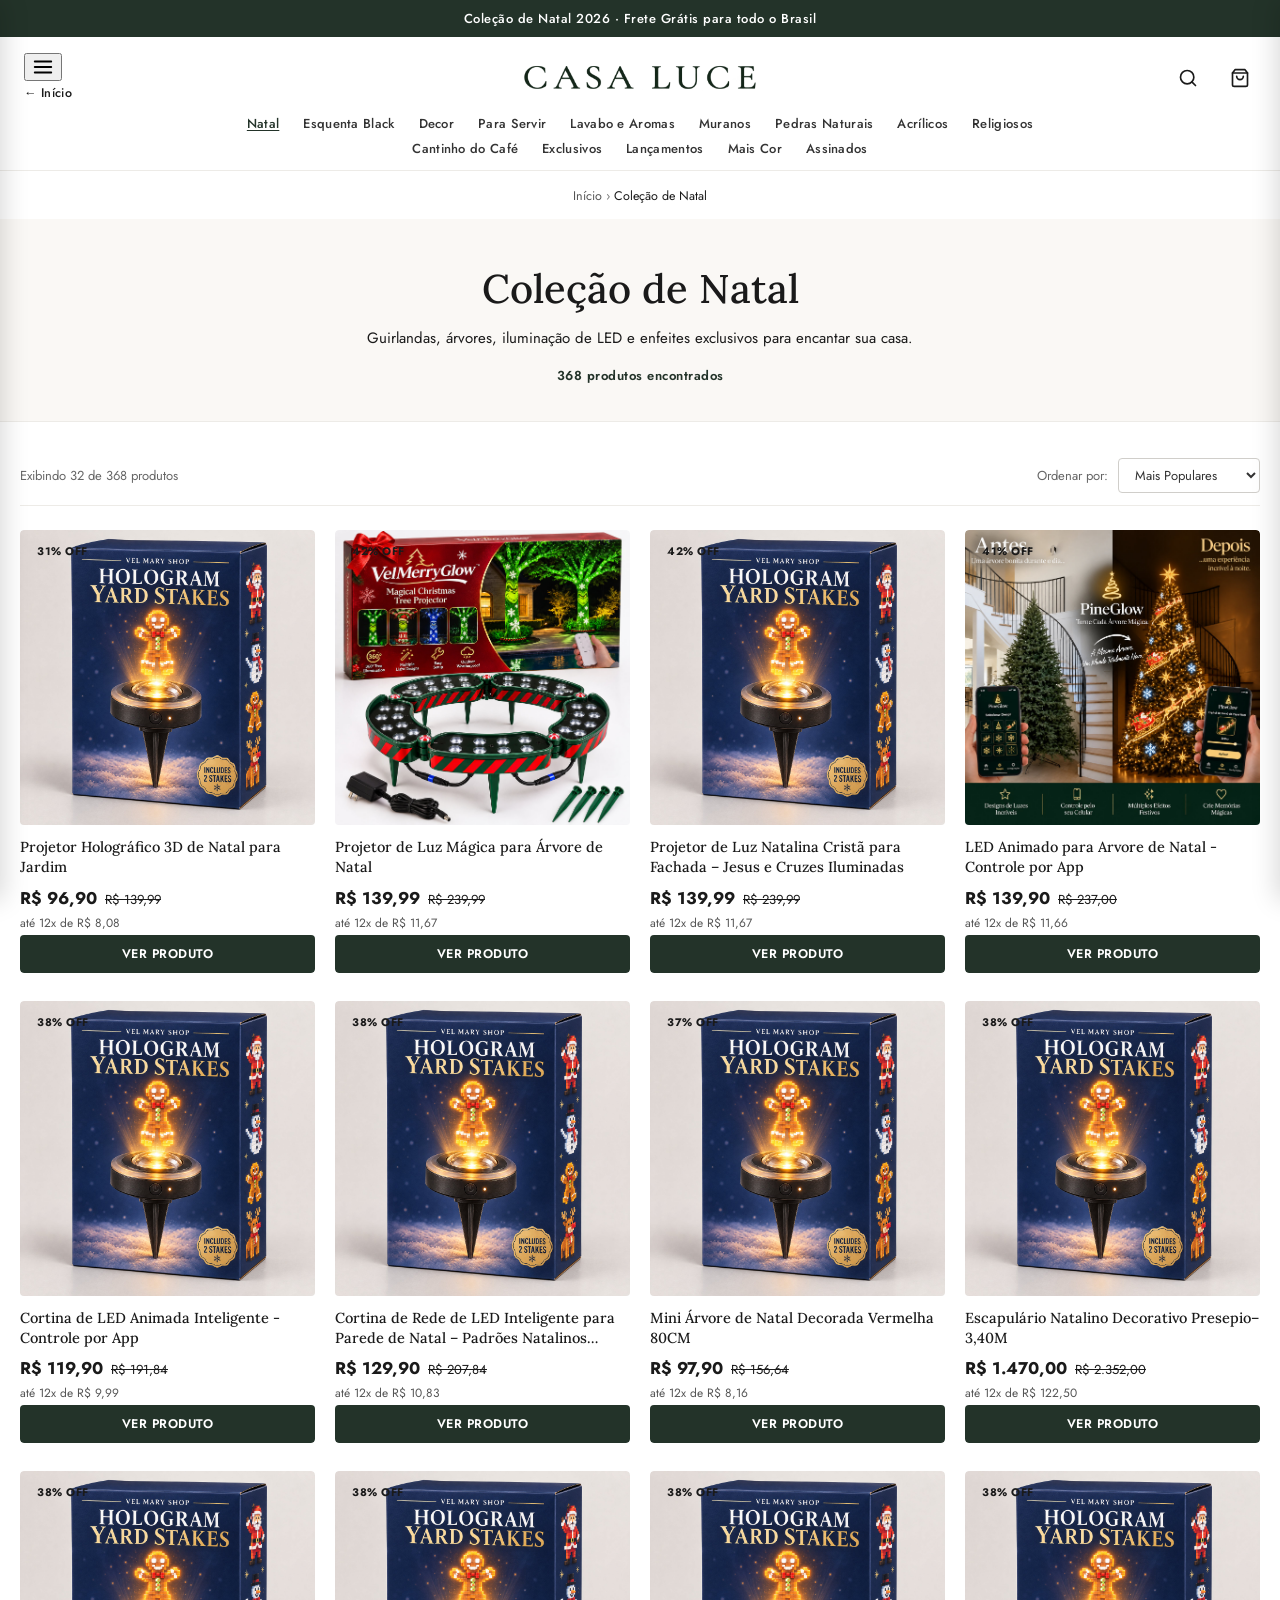
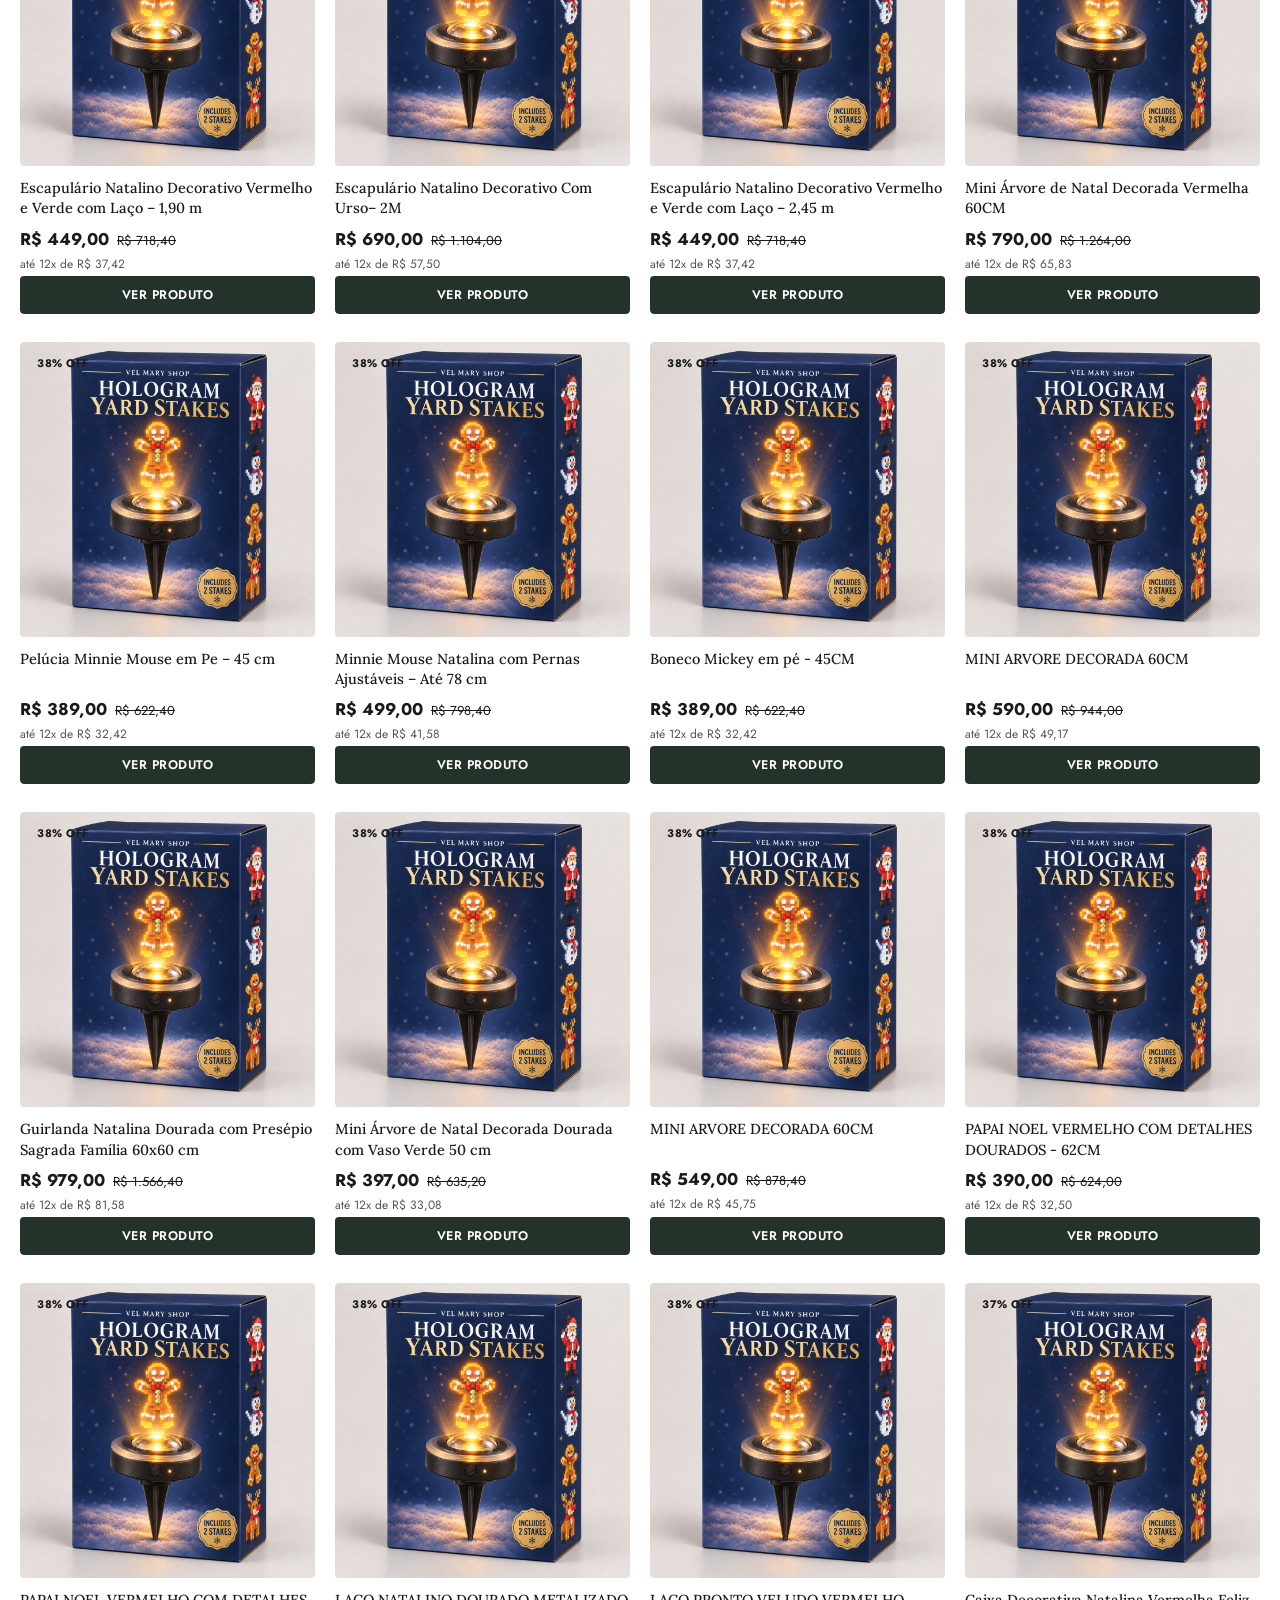
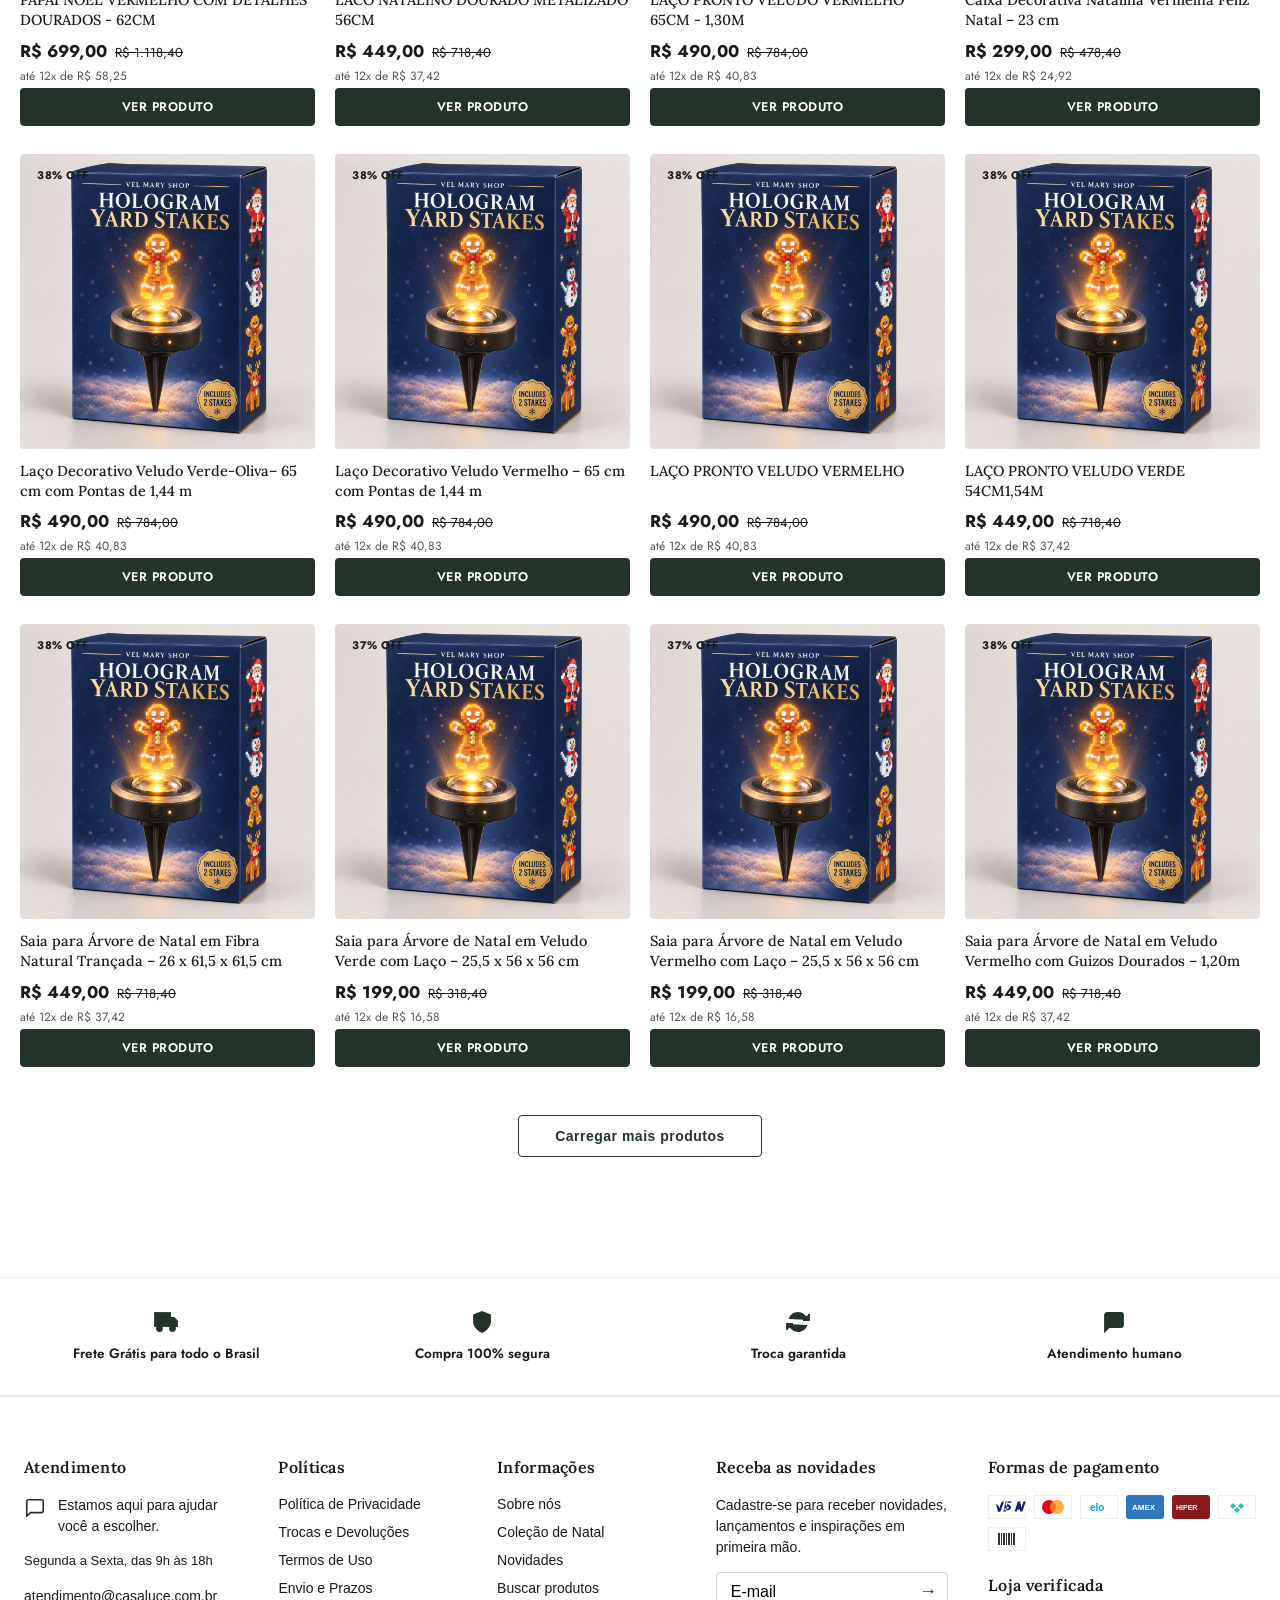
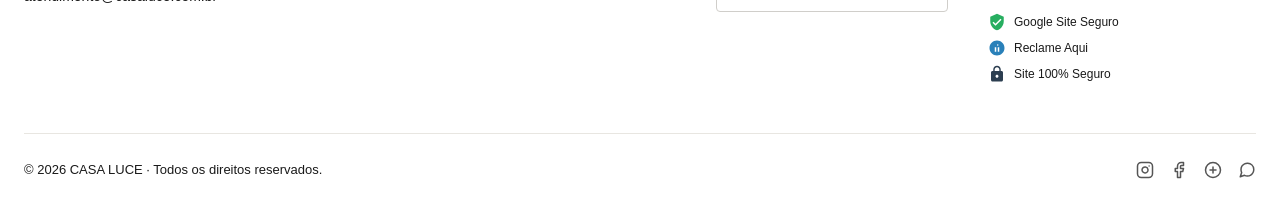
<file: colecao.html>
<!DOCTYPE html>
<html lang="pt-BR">
<head>
  <meta charset="UTF-8">
  <meta name="viewport" content="width=device-width, initial-scale=1.0">
  <title>CASA LUCE | Curadoria e Rituais de Lar</title>
  <link rel="icon" type="image/png" href="assets/logo-casa-luce.png">

  <!-- ========================================================================= -->
  <!-- [ÁREA RESERVADA HEAD] INSERIR MEUS SCRIPTS AQUI                           -->
  <!-- ========================================================================= -->

  <!-- Fontes Oficiais -->
  <link rel="preconnect" href="https://fonts.googleapis.com">
  <link rel="preconnect" href="https://fonts.gstatic.com" crossorigin>
  <link href="https://fonts.googleapis.com/css2?family=Jost:wght@300;400;500;600;700&family=Lora:ital,wght@0,400;0,500;0,600;1,400&display=swap" rel="stylesheet">

  <link rel="stylesheet" href="styles.css">
  <link rel="stylesheet" href="base.css">
  <link rel="stylesheet" href="custom-cro.css">

  <style>
    *, *::before, *::after { box-sizing: border-box; }
    body {
      margin: 0;
      padding: 0;
      font-family: 'Jost', -apple-system, BlinkMacSystemFont, "Segoe UI", Roboto, sans-serif;
      color: #1a1a1a;
      background-color: #ffffff;
      -webkit-font-smoothing: antialiased;
    }

    /* Top Bar */
    .cv-topbar {
      background-color: #233329;
      color: #ffffff;
      text-align: center;
      padding: 9px 16px;
      font-size: 13px;
      font-weight: 500;
      letter-spacing: 0.5px;
    }

    /* Header */
    .cv-header {
      background: #ffffff;
      border-bottom: 1px solid #edebe7;
      padding: 16px 24px 12px 24px;
      position: sticky;
      top: 0;
      z-index: 100;
    }
    .cv-header-inner {
      max-width: 1320px;
      margin: 0 auto;
      display: flex;
      align-items: center;
      justify-content: space-between;
      position: relative;
    }
    .cv-header-logo {
      position: absolute;
      left: 50%;
      transform: translateX(-50%);
      font-family: 'Lora', Georgia, serif;
      font-size: 27px;
      font-weight: 500;
      letter-spacing: 4px;
      color: #1a1a1a;
      text-decoration: none;
      text-transform: uppercase;
      white-space: nowrap;
    }
    .cv-header-icons {
      margin-left: auto;
      display: flex;
      align-items: center;
      gap: 20px;
    }
    .cv-header-icon-btn {
      background: none;
      border: none;
      cursor: pointer;
      color: #1a1a1a;
      padding: 6px;
      display: flex;
      align-items: center;
      justify-content: center;
      position: relative;
      text-decoration: none;
      transition: opacity 0.2s;
    }
    .cv-header-icon-btn:hover { opacity: 0.7; }
    .cv-header-cart-count {
      position: absolute;
      top: 0;
      right: -2px;
      background: #233329;
      color: #ffffff;
      font-size: 10.5px;
      font-weight: 700;
      width: 17px;
      height: 17px;
      border-radius: 50%;
      display: flex;
      align-items: center;
      justify-content: center;
    }

    /* Menu 2 Linhas */
    .cv-nav-wrapper {
      max-width: 1320px;
      margin: 12px auto 0 auto;
      text-align: center;
    }
    .cv-nav-line {
      display: flex;
      justify-content: center;
      flex-wrap: wrap;
      gap: 24px;
      margin-bottom: 6px;
    }
    .cv-nav-line:last-child { margin-bottom: 0; }
    .cv-nav-link {
      font-size: 13px;
      color: #333333;
      text-decoration: none;
      font-weight: 500;
      letter-spacing: 0.3px;
      transition: color 0.2s;
    }
    .cv-nav-link:hover, .cv-nav-link.is-active {
      color: #233329;
      text-decoration: underline;
    }

    @media (max-width: 860px) {
      .cv-nav-wrapper { display: none; }
      .cv-header-logo { position: static; transform: none; }
    }

    /* Breadcrumb */
    .cv-breadcrumb-section {
      max-width: 1320px;
      margin: 16px auto 0 auto;
      padding: 0 20px;
      font-size: 12.5px;
      color: #777777;
    }
    .cv-breadcrumb-section a {
      color: #555555;
      text-decoration: none;
    }
    .cv-breadcrumb-section a:hover { text-decoration: underline; }

    /* Category Hero */
    .cv-cat-hero {
      background: #faf8f5;
      border-bottom: 1px solid #edebe7;
      padding: 44px 20px 36px 20px;
      text-align: center;
      margin-top: 14px;
    }
    .cv-cat-title {
      font-family: 'Lora', Georgia, serif;
      font-size: clamp(28px, 4vw, 40px);
      font-weight: 500;
      color: #1a1a1a;
      margin: 0 0 12px 0;
    }
    .cv-cat-desc {
      font-size: 15px;
      color: #666666;
      max-width: 680px;
      margin: 0 auto 16px auto;
      line-height: 1.6;
    }
    .cv-cat-count {
      font-size: 13px;
      font-weight: 600;
      color: #233329;
      letter-spacing: 0.5px;
    }

    /* Category Grid */
    .cv-cat-container {
      max-width: 1320px;
      margin: 36px auto 60px auto;
      padding: 0 20px;
    }
    .cv-grid-toolbar {
      display: flex;
      justify-content: space-between;
      align-items: center;
      margin-bottom: 24px;
      padding-bottom: 12px;
      border-bottom: 1px solid #edebe7;
      font-size: 13px;
      color: #666666;
    }
    .cv-sort-select {
      padding: 6px 12px;
      border: 1px solid #d0ceca;
      border-radius: 4px;
      font-size: 13px;
      background: #ffffff;
      color: #333333;
      outline: none;
      cursor: pointer;
    }

    .cv-cat-grid {
      display: grid;
      grid-template-columns: repeat(4, 1fr);
      gap: 28px 20px;
    }
    @media (max-width: 1024px) {
      .cv-cat-grid { grid-template-columns: repeat(3, 1fr); }
    }
    @media (max-width: 768px) {
      .cv-cat-grid { grid-template-columns: repeat(2, 1fr); gap: 18px 12px; }
    }

    .cv-product-card {
      display: flex;
      flex-direction: column;
      text-decoration: none;
      color: inherit;
      background: #ffffff;
      border-radius: 4px;
      overflow: hidden;
      position: relative;
      transition: transform 0.2s ease, box-shadow 0.2s ease;
    }
    .cv-product-card:hover {
      transform: translateY(-4px);
    }
    .cv-card-media {
      position: relative;
      width: 100%;
      aspect-ratio: 1 / 1;
      background: #f7f6f2;
      overflow: hidden;
      border-radius: 4px;
      margin-bottom: 12px;
    }
    .cv-card-media img {
      width: 100%;
      height: 100%;
      object-fit: cover;
      display: block;
      transition: transform 0.35s ease;
    }
    .cv-product-card:hover .cv-card-media img {
      transform: scale(1.04);
    }
    .cv-card-discount {
      position: absolute;
      top: 10px;
      left: 10px;
      background: #c93b2b;
      color: #ffffff;
      font-size: 11px;
      font-weight: 700;
      padding: 3px 7px;
      border-radius: 3px;
      letter-spacing: 0.5px;
      z-index: 2;
    }
    .cv-card-content {
      display: flex;
      flex-direction: column;
      flex: 1;
    }
    .cv-card-title {
      font-size: 14.5px;
      font-weight: 500;
      color: #1a1a1a;
      line-height: 1.4;
      margin: 0 0 8px 0;
      display: -webkit-box;
      -webkit-line-clamp: 2;
      -webkit-box-orient: vertical;
      overflow: hidden;
      min-height: 40px;
    }
    .cv-card-prices {
      display: flex;
      align-items: baseline;
      gap: 8px;
      margin-bottom: 4px;
    }
    .cv-card-price-current {
      font-size: 17px;
      font-weight: 700;
      color: #1a1a1a;
    }
    .cv-card-price-compare {
      font-size: 13px;
      color: #888888;
      text-decoration: line-through;
    }
    .cv-card-installments {
      font-size: 12px;
      color: #555555;
      margin-bottom: 3px;
    }
    .cv-card-pix {
      font-size: 11.5px;
      color: #27ae60;
      font-weight: 600;
      margin-bottom: 12px;
    }
    .cv-card-btn {
      margin-top: auto;
      background: #233329;
      color: #ffffff;
      text-align: center;
      padding: 10px 14px;
      border-radius: 4px;
      font-size: 12.5px;
      font-weight: 600;
      letter-spacing: 0.5px;
      text-transform: uppercase;
      transition: background 0.2s;
    }
    .cv-card-btn:hover {
      background: #19251e;
    }

    /* Paginação / Carregar Mais */
    .cv-load-more-wrapper {
      text-align: center;
      margin-top: 48px;
    }
    .cv-load-more-btn {
      background: #ffffff;
      border: 1px solid #233329;
      color: #233329;
      padding: 12px 36px;
      border-radius: 4px;
      font-size: 14px;
      font-weight: 600;
      letter-spacing: 0.5px;
      cursor: pointer;
      transition: all 0.2s;
    }
    .cv-load-more-btn:hover {
      background: #233329;
      color: #ffffff;
    }

    /* Faixa de Confiança */
    .cv-trust-bar {
      border-top: 1px solid #edebe7;
      border-bottom: 1px solid #edebe7;
      padding: 32px 20px;
      background: #ffffff;
      margin-top: 60px;
    }
    .cv-trust-bar-inner {
      max-width: 1320px;
      margin: 0 auto;
      display: grid;
      grid-template-columns: repeat(4, 1fr);
      gap: 24px;
      text-align: center;
    }
    @media (max-width: 768px) {
      .cv-trust-bar-inner { grid-template-columns: repeat(2, 1fr); gap: 20px; }
    }
    .cv-trust-item {
      display: flex;
      flex-direction: column;
      align-items: center;
      gap: 10px;
    }
    .cv-trust-item svg { color: #233329; }
    .cv-trust-item span {
      font-size: 13.5px;
      font-weight: 600;
      color: #1a1a1a;
    }
  </style>
<script>
(function(){
  var K=['utm_source','utm_medium','utm_campaign','utm_content','utm_term','utm_id','src','sck','fbclid','gclid','ttclid'];
  var S='nexofy_utm',TTL=2592000000;
  function save(o){
    try{localStorage.setItem(S,JSON.stringify({t:Date.now(),v:o}))}catch(e){}
    try{document.cookie=S+'='+encodeURIComponent(JSON.stringify(o))+';path=/;max-age=2592000;SameSite=Lax'}catch(e){}
  }
  function read(){
    try{var r=JSON.parse(localStorage.getItem(S)||'null');if(r&&r.v&&Date.now()-r.t<TTL)return r.v}catch(e){}
    var m=document.cookie.match('(?:^|; )'+S+'=([^;]*)');
    if(m){try{return JSON.parse(decodeURIComponent(m[1]))}catch(e){}}
    return {};
  }
  function fromUrl(){
    var q=new URLSearchParams(location.search),o={};
    K.forEach(function(k){var v=q.get(k);if(v)o[k]=v});
    return o;
  }
  var incoming=fromUrl();
  var data=Object.keys(incoming).length?incoming:read();
  if(Object.keys(incoming).length)save(incoming);
  window.nexofyUtm=data;
  if(!Object.keys(data).length)return;
  function link(a){
    var h=a.getAttribute('href');
    if(!h||/^(#|mailto:|tel:|javascript:)/i.test(h))return;
    var u;try{u=new URL(h,location.href)}catch(e){return}
    if(u.protocol!=='http:'&&u.protocol!=='https:')return;
    var changed=false;
    K.forEach(function(k){if(data[k]&&!u.searchParams.get(k)){u.searchParams.set(k,data[k]);changed=true}});
    if(changed)a.setAttribute('href',u.toString());
  }
  function form(f){
    if(f.getAttribute('data-nexofy'))return;
    f.setAttribute('data-nexofy','1');
    K.forEach(function(k){
      if(!data[k]||f.querySelector('[name="'+k+'"]'))return;
      var i=document.createElement('input');i.type='hidden';i.name=k;i.value=data[k];f.appendChild(i);
    });
  }
  function apply(){
    var a=document.getElementsByTagName('a');for(var i=0;i<a.length;i++)link(a[i]);
    var f=document.getElementsByTagName('form');for(var j=0;j<f.length;j++)form(f[j]);
  }
  apply();
  document.addEventListener('DOMContentLoaded',apply);
  document.addEventListener('click',function(e){
    var t=e.target;
    while(t&&t.tagName!=='A')t=t.parentElement;
    if(t)link(t);
  },true);
  if(window.MutationObserver)new MutationObserver(apply).observe(document.documentElement,{childList:true,subtree:true});
})();
</script>
<!-- Meta Pixel Code · NexoFy -->
<script>
!function(f,b,e,v,n,t,s)
{if(f.fbq)return;n=f.fbq=function(){n.callMethod?
n.callMethod.apply(n,arguments):n.queue.push(arguments)};
if(!f._fbq)f._fbq=n;n.push=n;n.loaded=!0;n.version='2.0';
n.queue=[];t=b.createElement(e);t.async=!0;
t.src=v;s=b.getElementsByTagName(e)[0];
s.parentNode.insertBefore(t,s)}(window, document,'script',
'https://connect.facebook.net/en_US/fbevents.js');
fbq('init', '1018051967975636');
fbq('init', '1355838073247780');
fbq('init', '1672036344546077');
fbq('track', 'PageView');
</script>
<script src="https://appnexofy.com.br/nexofy.js"
        data-public-key="cmv8ssks300e3jy06tic3x562"
        data-auto-page-view="true"></script>
<!-- End Meta Pixel Code -->
</head>
<body>

  <!-- 1. Top Bar -->
  <aside class="cv-topbar">
    Coleção de Natal 2026 · Frete Grátis para todo o Brasil
  </aside>

  <!-- 2. Header -->
  <header class="cv-header">
    <div class="cv-header-inner">
      <div class="cv-header-left">
        <button type="button" class="cv-mobile-menu-toggle" id="cro-mobile-menu-btn" aria-label="Abrir Menu">
          <svg width="22" height="22" viewBox="0 0 24 24" fill="none" stroke="currentColor" stroke-width="2" stroke-linecap="round" stroke-linejoin="round">
            <line x1="3" y1="12" x2="21" y2="12"></line>
            <line x1="3" y1="6" x2="21" y2="6"></line>
            <line x1="3" y1="18" x2="21" y2="18"></line>
          </svg>
        </button>
        <a href="index.html" class="cv-nav-link cv-desktop-only" style="display: flex; align-items: center; gap: 4px; font-size: 12.5px;">
          <span>← Início</span>
        </a>
      </div>

      <a href="index.html" class="cv-header-logo" aria-label="CASA LUCE"><img src="assets/logo-casa-luce.png" alt="CASA LUCE" class="cv-header-logo-img"></a>

      <div class="cv-header-icons">
        <button type="button" class="cv-header-icon-btn" aria-label="Buscar" style="background:none; border:none; cursor:pointer;">
          <svg width="20" height="20" viewBox="0 0 24 24" fill="none" stroke="currentColor" stroke-width="2" stroke-linecap="round" stroke-linejoin="round"><circle cx="11" cy="11" r="8"></circle><line x1="21" y1="21" x2="16.65" y2="16.65"></line></svg>
        </button>
        <button type="button" class="cv-header-icon-btn" id="open-cart-btn" aria-label="Sacola de Compras" style="background:none; border:none; cursor:pointer; position:relative;">
          <svg width="20" height="20" viewBox="0 0 24 24" fill="none" stroke="currentColor" stroke-width="2" stroke-linecap="round" stroke-linejoin="round"><path d="M6 2L3 6v14a2 2 0 0 0 2 2h14a2 2 0 0 0 2-2V6l-3-4z"></path><line x1="3" y1="6" x2="21" y2="6"></line><path d="M16 10a4 4 0 0 1-8 0"></path></svg>
          <span class="cv-header-cart-count" id="header-cart-badge">0</span>
        </button>
      </div>
    </div>

    <!-- Menu em 2 Linhas -->
    <nav class="cv-nav-wrapper">
      <div class="cv-nav-line">
        <a href="colecao.html?cat=natal" class="cv-nav-link" data-cat="natal">Natal</a>
        <a href="colecao.html?cat=esquenta-black" class="cv-nav-link" data-cat="esquenta-black">Esquenta Black</a>
        <a href="colecao.html?cat=decor" class="cv-nav-link" data-cat="decor">Decor</a>
        <a href="colecao.html?cat=para-servir" class="cv-nav-link" data-cat="para-servir">Para Servir</a>
        <a href="colecao.html?cat=lavabo-e-aromas" class="cv-nav-link" data-cat="lavabo-e-aromas">Lavabo e Aromas</a>
        <a href="colecao.html?cat=muranos" class="cv-nav-link" data-cat="muranos">Muranos</a>
        <a href="colecao.html?cat=pedras-naturais" class="cv-nav-link" data-cat="pedras-naturais">Pedras Naturais</a>
        <a href="colecao.html?cat=acrilicos" class="cv-nav-link" data-cat="acrilicos">Acrílicos</a>
        <a href="colecao.html?cat=religiosos" class="cv-nav-link" data-cat="religiosos">Religiosos</a>
      </div>
      <div class="cv-nav-line">
        <a href="colecao.html?cat=cantinho-do-cafe" class="cv-nav-link" data-cat="cantinho-do-cafe">Cantinho do Café</a>
        <a href="colecao.html?cat=exclusivos" class="cv-nav-link" data-cat="exclusivos">Exclusivos</a>
        <a href="colecao.html?cat=lancamentos" class="cv-nav-link" data-cat="lancamentos">Lançamentos</a>
        <a href="colecao.html?cat=mais-cor" class="cv-nav-link" data-cat="mais-cor">Mais Cor</a>
        <a href="colecao.html?cat=assinados" class="cv-nav-link" data-cat="assinados">Assinados</a>
      </div>
    </nav>
  </header>

  <!-- 3. Breadcrumb -->
  <nav class="cv-breadcrumb-section" aria-label="Breadcrumb">
    <a href="index.html">Início</a> › <span id="cat-breadcrumb-title">Coleção</span>
  </nav>

  <!-- 4. Hero da Categoria -->
  <section class="cv-cat-hero">
    <h1 class="cv-cat-title" id="cat-title">Carregando Coleção...</h1>
    <p class="cv-cat-desc" id="cat-desc">Explore nossa curadoria especial de peças para o seu lar.</p>
    <div class="cv-cat-count" id="cat-count-badge">Carregando produtos...</div>
  </section>

  <!-- 5. Grid de Produtos -->
  <main class="cv-cat-container" id="collection-grid">
    <div class="cv-grid-toolbar">
      <div id="cat-toolbar-text">Exibindo produtos selecionados</div>
      <div>
        <label for="sort-select" style="margin-right: 6px;">Ordenar por:</label>
        <select id="sort-select" class="cv-sort-select">
          <option value="populares">Mais Populares</option>
          <option value="menor-preco">Menor Preço</option>
          <option value="maior-preco">Maior Preço</option>
          <option value="nome">Ordem Alfabética</option>
        </select>
      </div>
    </div>

    <div class="cv-cat-grid" id="cat-products-grid"></div>

    <div class="cv-load-more-wrapper" id="cat-load-more-wrapper" style="display: none;">
      <button type="button" class="cv-load-more-btn" id="cat-load-more-btn">Carregar mais produtos</button>
    </div>
  </main>

  <!-- 6. Faixa de 4 Ícones de Confiança -->
  <section class="cv-trust-bar">
    <div class="cv-trust-bar-inner">
      <div class="cv-trust-item">
        <svg width="24" height="24" viewBox="0 0 24 24" fill="none" stroke="currentColor" stroke-width="1.8"><rect x="1" y="3" width="15" height="13"></rect><polygon points="16 8 20 8 23 11 23 16 16 16 8"></polygon><circle cx="5.5" cy="18.5" r="2.5"></circle><circle cx="18.5" cy="18.5" r="2.5"></circle></svg>
        <span>Frete Grátis para todo o Brasil</span>
      </div>
      <div class="cv-trust-item">
        <svg width="24" height="24" viewBox="0 0 24 24" fill="none" stroke="currentColor" stroke-width="1.8"><path d="M12 22s8-4 8-10V5l-8-3-8 3v7c0 6 8 10 8 10z"></path></svg>
        <span>Compra 100% segura</span>
      </div>
      <div class="cv-trust-item">
        <svg width="24" height="24" viewBox="0 0 24 24" fill="none" stroke="currentColor" stroke-width="1.8"><polyline points="23 4 23 10 17 10"></polyline><polyline points="1 20 1 14 7 14"></polyline><path d="M3.51 9a9 9 0 0 1 14.85-3.36L23 10M1 14l4.64 4.36A9 9 0 0 0 20.49 15"></path></svg>
        <span>Troca garantida</span>
      </div>
      <div class="cv-trust-item">
        <svg width="24" height="24" viewBox="0 0 24 24" fill="none" stroke="currentColor" stroke-width="1.8"><path d="M21 15a2 2 0 0 1-2 2H7l-4 4V5a2 2 0 0 1 2-2h14a2 2 0 0 1 2 2z"></path></svg>
        <span>Atendimento humano</span>
      </div>
    </div>
  </section>

  <!-- 7. Rodapé Institucional -->
  <footer class="cv-site-footer" id="cv-footer">
  <div class="cv-footer-container">
    <div class="cv-footer-grid">
      <!-- Coluna 1: Atendimento -->
      <div class="cv-footer-col">
        <h4 class="cv-footer-title">Atendimento</h4>
        <div class="cv-footer-atendimento">
          <svg class="cv-footer-icon" width="22" height="22" viewBox="0 0 24 24" fill="none" stroke="currentColor" stroke-width="1.8" stroke-linecap="round" stroke-linejoin="round">
            <path d="M21 15a2 2 0 0 1-2 2H7l-4 4V5a2 2 0 0 1 2-2h14a2 2 0 0 1 2 2z"></path>
          </svg>
          <p class="cv-footer-text">Estamos aqui para ajudar você a escolher.</p>
        </div>
        <div class="cv-footer-contact-details">
          <p>Segunda a Sexta, das 9h às 18h</p>
          <p><a href="mailto:atendimento@casaluce.com.br" class="cv-footer-link">atendimento@casaluce.com.br</a></p>
        </div>
      </div>

      <!-- Coluna 2: Políticas -->
      <div class="cv-footer-col">
        <h4 class="cv-footer-title">Políticas</h4>
        <ul class="cv-footer-list">
          <li><a href="#modal-privacidade" class="cv-footer-link" data-modal="privacidade">Política de Privacidade</a></li>
          <li><a href="#modal-trocas" class="cv-footer-link" data-modal="trocas">Trocas e Devoluções</a></li>
          <li><a href="#modal-termos" class="cv-footer-link" data-modal="termos">Termos de Uso</a></li>
          <li><a href="#modal-envio" class="cv-footer-link" data-modal="envio">Envio e Prazos</a></li>
        </ul>
      </div>

      <!-- Coluna 3: Informações -->
      <div class="cv-footer-col">
        <h4 class="cv-footer-title">Informações</h4>
        <ul class="cv-footer-list">
          <li><a href="#modal-sobre" class="cv-footer-link" data-modal="sobre-nos">Sobre nós</a></li>
          <li><a href="colecao.html?cat=natal" class="cv-footer-link">Coleção de Natal</a></li>
          <li><a href="colecao.html?cat=lancamentos" class="cv-footer-link">Novidades</a></li>
          <li><a href="#buscar" class="cv-footer-link" data-action="open-search">Buscar produtos</a></li>
        </ul>
      </div>

      <!-- Coluna 4: Receba as novidades -->
      <div class="cv-footer-col">
        <h4 class="cv-footer-title">Receba as novidades</h4>
        <p class="cv-footer-text">Cadastre-se para receber novidades, lançamentos e inspirações em primeira mão.</p>
        <form class="cv-footer-newsletter" onsubmit="event.preventDefault(); window.CartState && window.CartState.showToast('Obrigado por se inscrever!'); this.reset();">
          <div class="cv-footer-input-wrapper">
            <input type="email" placeholder="E-mail" class="cv-footer-input" required>
            <button type="submit" class="cv-footer-submit" aria-label="Enviar">→</button>
          </div>
        </form>
      </div>

      <!-- Coluna 5: Formas de pagamento & Loja verificada -->
      <div class="cv-footer-col">
        <h4 class="cv-footer-title">Formas de pagamento</h4>
        <div class="cv-footer-payments">
          <span class="cv-pay-badge" title="Visa">
            <svg viewBox="0 0 38 24" width="38" height="24"><rect width="38" height="24" rx="3" fill="#fff" stroke="#e0e0e0"/><path d="M15.5 16.5l2-10h2.4l-2 10h-2.4zm8.2-9.8c-.5-.2-1.2-.4-2.1-.4-2.3 0-4 1.2-4 3 0 1.3 1.1 2 2 2.4.9.4 1.2.7 1.2 1.1 0 .6-.7.9-1.4.9-1 0-1.5-.1-2.3-.5l-.3-.2-.3 1.9c.5.2 1.5.4 2.5.4 2.4 0 4-1.2 4-3.1 0-1-.6-1.8-2-2.5-.8-.4-1.3-.7-1.3-1.1 0-.4.4-.8 1.3-.8.7 0 1.3.1 1.7.3l.2.1.5-1.9zm7.3 3.6l1.2 6.2h2.2l3.4-10h-2.3l-2.1 6.5-1-6.5h-2.5l-3.3 10h2.3l.6-2h2.7l.5 2zm.7-1.8l.8-2.6.4 2.6h-1.2zm-18.2-1.8l-2.2 6.8-.2-1.2c-.4-1.4-1.7-2.9-3.1-3.6l2 8h2.4l3.6-10h-2.5z" fill="#1A1F71"/></svg>
          </span>
          <span class="cv-pay-badge" title="Mastercard">
            <svg viewBox="0 0 38 24" width="38" height="24"><rect width="38" height="24" rx="3" fill="#fff" stroke="#e0e0e0"/><circle cx="15" cy="12" r="7" fill="#EB001B"/><circle cx="23" cy="12" r="7" fill="#F79E1B" fill-opacity="0.82"/></svg>
          </span>
          <span class="cv-pay-badge" title="Elo">
            <svg viewBox="0 0 38 24" width="38" height="24"><rect width="38" height="24" rx="3" fill="#fff" stroke="#e0e0e0"/><text x="10" y="16" font-family="sans-serif" font-weight="bold" font-size="10" fill="#00A4E8">elo</text></svg>
          </span>
          <span class="cv-pay-badge" title="American Express">
            <svg viewBox="0 0 38 24" width="38" height="24"><rect width="38" height="24" rx="3" fill="#2E77BC"/><text x="6" y="15" font-family="sans-serif" font-weight="bold" font-size="8" fill="#fff">AMEX</text></svg>
          </span>
          <span class="cv-pay-badge" title="Hipercard">
            <svg viewBox="0 0 38 24" width="38" height="24"><rect width="38" height="24" rx="3" fill="#8B191B"/><text x="4" y="15" font-family="sans-serif" font-weight="bold" font-size="7" fill="#fff">HIPER</text></svg>
          </span>
          <span class="cv-pay-badge" title="Pix">
            <svg viewBox="0 0 38 24" width="38" height="24"><rect width="38" height="24" rx="3" fill="#fff" stroke="#e0e0e0"/><path d="M15 8l-3 3 3 3 3-3-3-3zm8 0l-3 3 3 3 3-3-3-3zm-4 4l-3 3 3 3 3-3-3-3z" fill="#32BCAD"/></svg>
          </span>
          <span class="cv-pay-badge" title="Boleto">
            <svg viewBox="0 0 38 24" width="38" height="24"><rect width="38" height="24" rx="3" fill="#fff" stroke="#e0e0e0"/><path d="M10 6h2v12h-2zm3 0h1v12h-1zm2 0h2v12h-2zm3 0h1v12h-1zm2 0h2v12h-2zm3 0h1v12h-1zm2 0h2v12h-2z" fill="#333"/></svg>
          </span>
        </div>

        <h4 class="cv-footer-title" style="margin-top: 24px;">Loja verificada</h4>
        <div class="cv-footer-seals">
          <div class="cv-seal-item">
            <svg width="18" height="18" viewBox="0 0 24 24" fill="#27ae60"><path d="M12 1L3 5v6c0 5.55 3.84 10.74 9 12 5.16-1.26 9-6.45 9-12V5l-9-4zm-2 16l-4-4 1.41-1.41L10 14.17l6.59-6.59L18 9l-8 8z"/></svg>
            <span>Google Site Seguro</span>
          </div>
          <div class="cv-seal-item">
            <svg width="18" height="18" viewBox="0 0 24 24" fill="#2980b9"><path d="M12 2C6.48 2 2 6.48 2 12s4.48 10 10 10 10-4.48 10-10S17.52 2 12 2zm-1 15h-2v-6h2v6zm4 0h-2v-6h2v6zm-2-8c-.55 0-1-.45-1-1s.45-1 1-1 1 .45 1 1-.45 1-1 1z"/></svg>
            <span>Reclame Aqui</span>
          </div>
          <div class="cv-seal-item">
            <svg width="18" height="18" viewBox="0 0 24 24" fill="#2c3e50"><path d="M18 8h-1V6c0-2.76-2.24-5-5-5S7 3.24 7 6v2H6c-1.1 0-2 .9-2 2v10c0 1.1.9 2 2 2h12c1.1 0 2-.9 2-2V10c0-1.1-.9-2-2-2zm-6 9c-1.1 0-2-.9-2-2s.9-2 2-2 2 .9 2 2-.9 2-2 2zm3.1-9H8.9V6c0-1.71 1.39-3.1 3.1-3.1 1.71 0 3.1 1.39 3.1 3.1v2z"/></svg>
            <span>Site 100% Seguro</span>
          </div>
        </div>
      </div>
    </div>

    <!-- Base do Footer -->
    <div class="cv-footer-bottom">
      <div class="cv-footer-copy">
        © 2026 CASA LUCE · Todos os direitos reservados.
      </div>
      <div class="cv-footer-social">
        <a href="https://instagram.com" target="_blank" rel="noopener" aria-label="Instagram" class="cv-social-link">
          <svg width="18" height="18" viewBox="0 0 24 24" fill="none" stroke="currentColor" stroke-width="2" stroke-linecap="round" stroke-linejoin="round"><rect x="2" y="2" width="20" height="20" rx="5" ry="5"></rect><path d="M16 11.37A4 4 0 1 1 12.63 8 4 4 0 0 1 16 11.37z"></path><line x1="17.5" y1="6.5" x2="17.51" y2="6.5"></line></svg>
        </a>
        <a href="https://facebook.com" target="_blank" rel="noopener" aria-label="Facebook" class="cv-social-link">
          <svg width="18" height="24" viewBox="0 0 24 24" fill="none" stroke="currentColor" stroke-width="2" stroke-linecap="round" stroke-linejoin="round"><path d="M18 2h-3a5 5 0 0 0-5 5v3H7v4h3v8h4v-8h3l1-4h-4V7a1 1 0 0 1 1-1h3z"></path></svg>
        </a>
        <a href="https://pinterest.com" target="_blank" rel="noopener" aria-label="Pinterest" class="cv-social-link">
          <svg width="18" height="18" viewBox="0 0 24 24" fill="none" stroke="currentColor" stroke-width="2" stroke-linecap="round" stroke-linejoin="round"><line x1="12" y1="8" x2="12" y2="16"></line><line x1="8" y1="12" x2="16" y2="12"></line><circle cx="12" cy="12" r="10"></circle></svg>
        </a>
        <a href="https://wa.me/" target="_blank" rel="noopener" aria-label="WhatsApp" class="cv-social-link">
          <svg width="18" height="18" viewBox="0 0 24 24" fill="none" stroke="currentColor" stroke-width="2" stroke-linecap="round" stroke-linejoin="round"><path d="M21 11.5a8.38 8.38 0 0 1-.9 3.8 8.5 8.5 0 0 1-7.6 4.7 8.38 8.38 0 0 1-3.8-.9L3 21l1.9-5.7a8.38 8.38 0 0 1-.9-3.8 8.5 8.5 0 0 1 4.7-7.6 8.38 8.38 0 0 1 3.8-.9h.5a8.48 8.48 0 0 1 8 8v.5z"></path></svg>
        </a>
      </div>
    </div>
  </div>
</footer>

  <!-- Catálogo de Dados de 1.076 Produtos -->
  <script src="products.js"></script>
  <!-- Motor do Carrinho e Interações -->
  <script src="app.js"></script>

  <script>
    (function() {
      var CATEGORY_INFO = {
        'natal': {
          title: 'Coleção de Natal',
          description: 'Guirlandas, árvores, iluminação de LED e enfeites exclusivos para encantar sua casa.'
        },
        'esquenta-black': {
          title: 'Esquenta Black Friday',
          description: 'As melhores oportunidades e descontos antecipados para renovar o seu lar.'
        },
        'decor': {
          title: 'Decor & Objetos',
          description: 'Vasos em cerâmica, esculturas, adornos e peças decorativas selecionadas com calma.'
        },
        'para-servir': {
          title: 'Para Servir & Mesa Posta',
          description: 'Centros de mesa, taças, copos, bandejas e louças para receber quem você ama.'
        },
        'lavabo-e-aromas': {
          title: 'Lavabo e Aromas',
          description: 'Velas aromáticas, difusores, saboneteiras e kits de lavabo para o seu ritual de aconchego.'
        },
        'muranos': {
          title: 'Cristais & Muranos',
          description: 'Vasos e centros de mesa com a tradição artesanal do cristal soprado à mão.'
        },
        'pedras-naturais': {
          title: 'Pedras Naturais',
          description: 'Esculturas e adornos com a energia, imponência e pureza das pedras autênticas.'
        },
        'acrilicos': {
          title: 'Acrílicos',
          description: 'Design contemporâneo, leveza e sofisticação em peças exclusivas de acrílico cristal.'
        },
        'religiosos': {
          title: 'Religiosos & Sagrada Família',
          description: 'Presépios, terços e imagens sacras que trazem paz e bênçãos para o seu ambiente.'
        },
        'cantinho-do-cafe': {
          title: 'Cantinho do Café',
          description: 'Garrafas térmicas, xícaras, potiches e suportes para momentos acolhedores de pausa.'
        },
        'exclusivos': {
          title: 'Exclusivos Casa Luce',
          description: 'Curadoria autoral com peças de edição limitada que você só encontra aqui.'
        },
        'lancamentos': {
          title: 'Lançamentos & Novidades',
          description: 'As últimas novidades e tendências para inspirar a decoração do seu lar.'
        },
        'mais-cor': {
          title: 'Mais Cor',
          description: 'Peças vibrantes e cheias de vida para transformar os ambientes com personalidade.'
        },
        'assinados': {
          title: 'Design Assinado',
          description: 'Obras de arte e criações únicas desenvolvidas por designers e artistas parceiros.'
        }
      };

      var currentCat = 'natal';
      var displayedProducts = [];
      var pageSize = 32;
      var currentPage = 1;

      function renderCategory() {
        var urlParams = new URLSearchParams(window.location.search);
        var catParam = (urlParams.get('cat') || urlParams.get('categoria') || urlParams.get('c') || 'natal').toLowerCase().trim();

        catParam = catParam.replace(/^\/collections\//, '').replace(/^\//, '');

        if (!CATEGORY_INFO[catParam]) {
          var match = Object.keys(CATEGORY_INFO).find(function(k) { return catParam.includes(k) || k.includes(catParam); });
          if (match) catParam = match;
          else catParam = 'natal';
        }

        currentCat = catParam;
        var info = CATEGORY_INFO[currentCat];

        document.title = info.title + " | CASA LUCE";
        document.getElementById('cat-breadcrumb-title').textContent = info.title;
        document.getElementById('cat-title').textContent = info.title;
        document.getElementById('cat-desc').textContent = info.description;

        document.querySelectorAll('.cv-nav-link').forEach(function(link) {
          if (link.dataset.cat === currentCat) {
            link.classList.add('is-active');
          } else {
            link.classList.remove('is-active');
          }
        });

        var catalog = window.CASALUCE_PRODUCTS || {};
        var allKeys = Object.keys(catalog);
        var matchedProducts = [];

        allKeys.forEach(function(k) {
          var p = catalog[k];
          if (p.categorias && p.categorias.includes(currentCat)) {
            matchedProducts.push(p);
          }
        });

        if (matchedProducts.length < 8) {
          allKeys.forEach(function(k) {
            var p = catalog[k];
            if (!matchedProducts.includes(p) && p.images && p.images.length > 0) {
              matchedProducts.push(p);
            }
          });
        }

        displayedProducts = matchedProducts;
        currentPage = 1;
        applySortAndRender();
      }

      function applySortAndRender() {
        var sortVal = document.getElementById('sort-select').value;
        var sorted = displayedProducts.slice();

        if (sortVal === 'menor-preco') {
          sorted.sort(function(a, b) { return a.price - b.price; });
        } else if (sortVal === 'maior-preco') {
          sorted.sort(function(a, b) { return b.price - a.price; });
        } else if (sortVal === 'nome') {
          sorted.sort(function(a, b) { return a.title.localeCompare(b.title); });
        }

        var visibleCount = currentPage * pageSize;
        var itemsToShow = sorted.slice(0, visibleCount);

        document.getElementById('cat-count-badge').textContent = sorted.length + ' produtos encontrados';
        document.getElementById('cat-toolbar-text').textContent = 'Exibindo ' + Math.min(visibleCount, sorted.length) + ' de ' + sorted.length + ' produtos';

        var grid = document.getElementById('cat-products-grid');
        grid.innerHTML = itemsToShow.map(function(p) {
          var price = parseFloat(p.price) || 96.90;
          var comparePrice = parseFloat(p.compare_at_price) || (price * 1.5);
          var discountPct = Math.round(((comparePrice - price) / comparePrice) * 100);
          if (discountPct < 5) discountPct = 30;

          var fPrice = new Intl.NumberFormat('pt-BR', { style: 'currency', currency: 'BRL' }).format(price);
          var fCompare = new Intl.NumberFormat('pt-BR', { style: 'currency', currency: 'BRL' }).format(comparePrice);
          var inst = (price / 12).toFixed(2).replace('.', ',');
          var pix = (price * 0.95).toFixed(2).replace('.', ',');
          var img = (p.images && p.images.length > 0) ? p.images[0] : 'https://via.placeholder.com/400';

          return '<a href="produto.html?id=' + p.handle + '" class="cv-product-card">' +
                 '  <div class="cv-card-media">' +
                 '    <span class="cv-card-discount">' + discountPct + '% OFF</span>' +
                 '    <img src="' + img + '" alt="' + p.title + '" loading="lazy" onerror="this.onerror=null; this.src=\'assets/images/projetor-1.png\';">' +
                 '  </div>' +
                 '  <div class="cv-card-content">' +
                 '    <h3 class="cv-card-title">' + p.title + '</h3>' +
                 '    <div class="cv-card-prices">' +
                 '      <span class="cv-card-price-current">' + fPrice + '</span>' +
                 '      <span class="cv-card-price-compare">' + fCompare + '</span>' +
                 '    </div>' +
                 '    <div class="cv-card-installments">até 12x de R$ ' + inst + '</div>' +
                                  '    <div class="cv-card-btn">Ver produto</div>' +
                 '  </div>' +
                 '</a>';
        }).join('');

        if (window.QuickAdd) window.QuickAdd.attachButtons();
        var loadMoreWrapper = document.getElementById('cat-load-more-wrapper');
        if (visibleCount < sorted.length) {
          loadMoreWrapper.style.display = 'block';
        } else {
          loadMoreWrapper.style.display = 'none';
        }
      }

      function initCategoryPage() {
        // Detecção de página robusta (compatível com Vercel Clean URLs sem .html)
        if (!document.getElementById('collection-grid') && !window.location.pathname.includes('colecao') && !window.location.href.includes('colecao')) {
          return;
        }

        var attempts = 0;
        function tryRender() {
          var catalog = window.CASALUCE_PRODUCTS || window.CAZAVITTA_PRODUCTS;
          if (catalog && Object.keys(catalog).length > 0) {
            renderCategory();
          } else if (attempts < 100) {
            attempts++;
            setTimeout(tryRender, 50);
          } else {
            renderCategory();
          }
        }
        tryRender();
        window.addEventListener('casaluce_products_ready', tryRender);

        var sortSelect = document.getElementById('sort-select');
        if (sortSelect) {
          sortSelect.addEventListener('change', function() {
            applySortAndRender();
          });
        }

        var loadMoreBtn = document.getElementById('cat-load-more-btn');
        if (loadMoreBtn) {
          loadMoreBtn.addEventListener('click', function() {
            currentPage++;
            applySortAndRender();
          });
        }

        var cartBtn = document.getElementById('open-cart-btn');
        if (cartBtn) {
          cartBtn.addEventListener('click', function() {
            if (window.CartDrawer) window.CartDrawer.open();
          });
        }
      }

      if (document.readyState === 'loading') {
        document.addEventListener('DOMContentLoaded', initCategoryPage);
      } else {
        initCategoryPage();
      }

      window.addEventListener('popstate', renderCategory);
    })();
  </script>
</body>
</html>
</file>
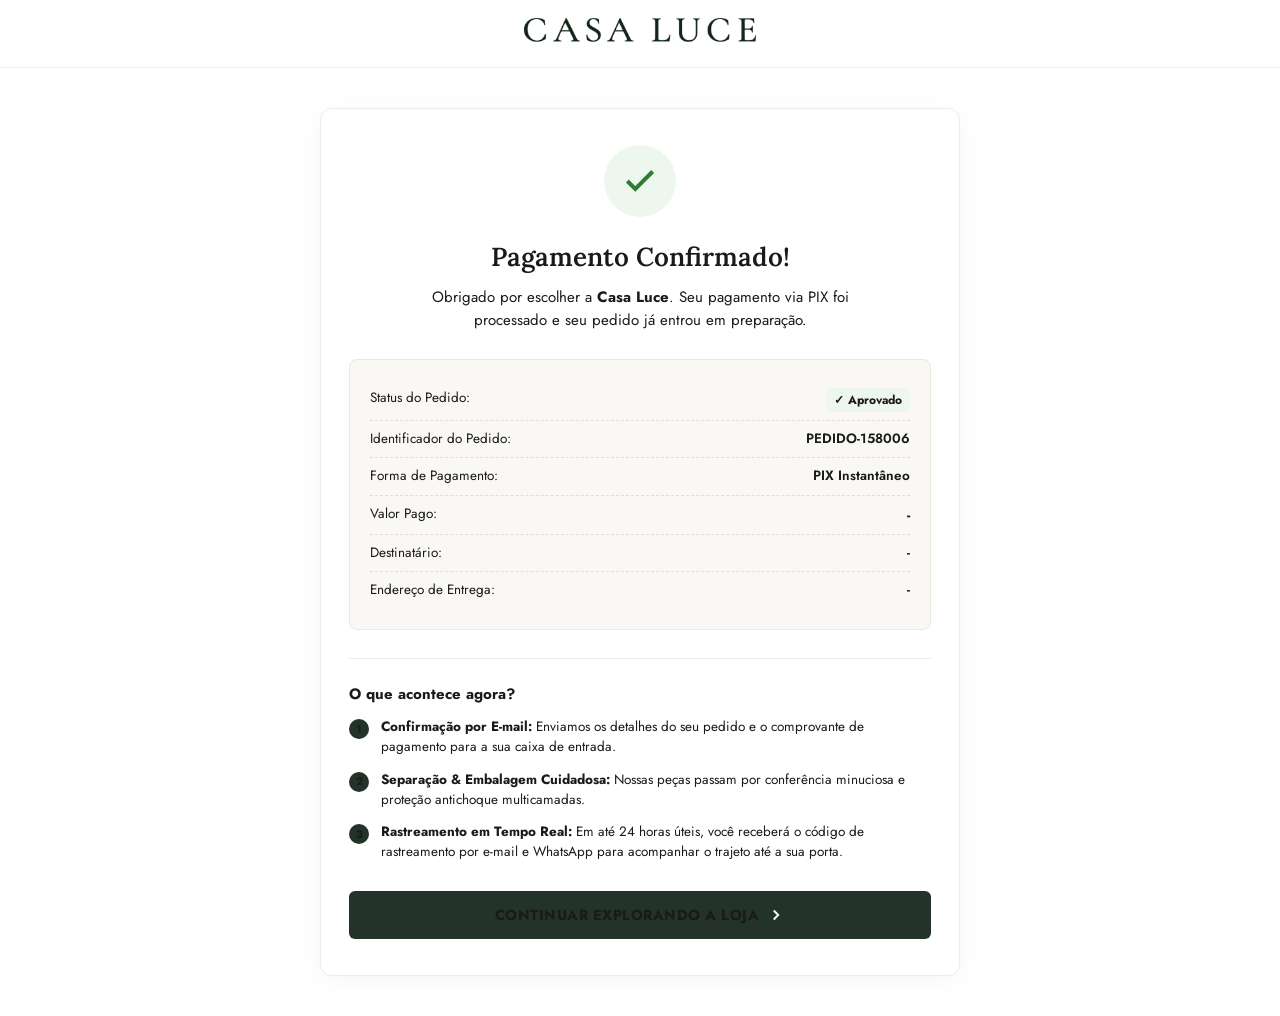
<file: obrigado.html>
<!DOCTYPE html>
<html lang="pt-BR">
<head>
  <meta charset="UTF-8">
  <meta name="viewport" content="width=device-width, initial-scale=1.0">
  <title>Pedido Confirmado | CASA LUCE</title>
  <link rel="icon" type="image/png" href="assets/logo-casa-luce.png">
  <link rel="preconnect" href="https://fonts.googleapis.com">
  <link rel="preconnect" href="https://fonts.gstatic.com" crossorigin>
  <link href="https://fonts.googleapis.com/css2?family=Jost:wght@300;400;500;600;700&family=Lora:ital,wght@0,400;0,500;0,600;1,400&display=swap" rel="stylesheet">
  <link rel="stylesheet" href="custom-cro.css">

  <style>
    :root {
      --cv-green: #233329;
      --cv-green-hover: #19251e;
      --cv-cream: #faf9f5;
      --cv-border: #edebe7;
      --cv-text: #222222;
      --cv-pix-green: #2e7d32;
    }

    * { box-sizing: border-box; margin: 0; padding: 0; }

    body {
      font-family: 'Jost', sans-serif;
      background-color: var(--cv-cream);
      color: var(--cv-text);
      line-height: 1.5;
      -webkit-font-smoothing: antialiased;
      display: flex;
      flex-direction: column;
      min-height: 100vh;
    }

    .obg-header {
      background: #ffffff;
      border-bottom: 1px solid var(--cv-border);
      padding: 16px 24px;
      text-align: center;
    }
    .obg-logo img {
      max-height: 28px;
      width: auto;
      display: inline-block;
    }

    .obg-main {
      flex: 1;
      max-width: 680px;
      margin: 40px auto;
      padding: 0 20px;
      width: 100%;
    }

    .obg-card {
      background: #ffffff;
      border-radius: 12px;
      border: 1px solid var(--cv-border);
      box-shadow: 0 4px 24px rgba(0, 0, 0, 0.04);
      padding: 36px 28px;
      text-align: center;
    }

    .obg-icon-circle {
      width: 72px;
      height: 72px;
      background: #edf7ee;
      color: var(--cv-pix-green);
      border-radius: 50%;
      display: inline-flex;
      align-items: center;
      justify-content: center;
      margin-bottom: 20px;
      animation: popIn 0.5s cubic-bezier(0.175, 0.885, 0.32, 1.275);
    }
    @keyframes popIn {
      0% { transform: scale(0.5); opacity: 0; }
      100% { transform: scale(1); opacity: 1; }
    }
    .obg-icon-circle svg {
      width: 38px;
      height: 38px;
    }

    .obg-title {
      font-family: 'Lora', serif;
      font-size: 26px;
      font-weight: 600;
      color: var(--cv-green);
      margin-bottom: 10px;
    }
    .obg-subtitle {
      font-size: 15px;
      color: #666666;
      max-width: 480px;
      margin: 0 auto 28px;
    }

    .obg-details-box {
      background: #faf8f5;
      border: 1px solid #ede8e0;
      border-radius: 8px;
      padding: 20px;
      text-align: left;
      margin-bottom: 28px;
      font-size: 13.5px;
    }
    .obg-detail-row {
      display: flex;
      justify-content: space-between;
      padding: 8px 0;
      border-bottom: 1px dashed #e2ded5;
    }
    .obg-detail-row:last-child {
      border-bottom: none;
    }
    .obg-detail-label {
      color: #777777;
    }
    .obg-detail-value {
      font-weight: 600;
      color: #222222;
      text-align: right;
    }

    .obg-badge-status {
      background: #edf7ee;
      color: var(--cv-pix-green);
      font-weight: 700;
      font-size: 12px;
      padding: 3px 8px;
      border-radius: 4px;
      display: inline-block;
    }

    .obg-next-steps {
      text-align: left;
      background: #ffffff;
      border-top: 1px solid var(--cv-border);
      padding-top: 24px;
      margin-bottom: 28px;
    }
    .obg-next-steps h4 {
      font-size: 15px;
      font-weight: 700;
      color: var(--cv-green);
      margin-bottom: 12px;
    }
    .obg-step-item {
      display: flex;
      align-items: flex-start;
      gap: 12px;
      margin-bottom: 12px;
      font-size: 13.5px;
      color: #555555;
    }
    .obg-step-dot {
      width: 20px;
      height: 20px;
      background: var(--cv-green);
      color: #fff;
      border-radius: 50%;
      display: inline-flex;
      align-items: center;
      justify-content: center;
      font-size: 11px;
      font-weight: 700;
      flex-shrink: 0;
      margin-top: 2px;
    }

    .obg-btn-home {
      display: inline-flex;
      align-items: center;
      justify-content: center;
      gap: 8px;
      width: 100%;
      height: 48px;
      background: var(--cv-green);
      color: #ffffff;
      text-decoration: none;
      font-weight: 700;
      font-size: 14.5px;
      border-radius: 6px;
      letter-spacing: 0.5px;
      transition: background 0.2s;
    }
    .obg-btn-home:hover {
      background: var(--cv-green-hover);
    }
  </style>
<script>
(function(){
  var K=['utm_source','utm_medium','utm_campaign','utm_content','utm_term','utm_id','src','sck','fbclid','gclid','ttclid'];
  var S='nexofy_utm',TTL=2592000000;
  function save(o){
    try{localStorage.setItem(S,JSON.stringify({t:Date.now(),v:o}))}catch(e){}
    try{document.cookie=S+'='+encodeURIComponent(JSON.stringify(o))+';path=/;max-age=2592000;SameSite=Lax'}catch(e){}
  }
  function read(){
    try{var r=JSON.parse(localStorage.getItem(S)||'null');if(r&&r.v&&Date.now()-r.t<TTL)return r.v}catch(e){}
    var m=document.cookie.match('(?:^|; )'+S+'=([^;]*)');
    if(m){try{return JSON.parse(decodeURIComponent(m[1]))}catch(e){}}
    return {};
  }
  function fromUrl(){
    var q=new URLSearchParams(location.search),o={};
    K.forEach(function(k){var v=q.get(k);if(v)o[k]=v});
    return o;
  }
  var incoming=fromUrl();
  var data=Object.keys(incoming).length?incoming:read();
  if(Object.keys(incoming).length)save(incoming);
  window.nexofyUtm=data;
  if(!Object.keys(data).length)return;
  function link(a){
    var h=a.getAttribute('href');
    if(!h||/^(#|mailto:|tel:|javascript:)/i.test(h))return;
    var u;try{u=new URL(h,location.href)}catch(e){return}
    if(u.protocol!=='http:'&&u.protocol!=='https:')return;
    var changed=false;
    K.forEach(function(k){if(data[k]&&!u.searchParams.get(k)){u.searchParams.set(k,data[k]);changed=true}});
    if(changed)a.setAttribute('href',u.toString());
  }
  function form(f){
    if(f.getAttribute('data-nexofy'))return;
    f.setAttribute('data-nexofy','1');
    K.forEach(function(k){
      if(!data[k]||f.querySelector('[name="'+k+'"]'))return;
      var i=document.createElement('input');i.type='hidden';i.name=k;i.value=data[k];f.appendChild(i);
    });
  }
  function apply(){
    var a=document.getElementsByTagName('a');for(var i=0;i<a.length;i++)link(a[i]);
    var f=document.getElementsByTagName('form');for(var j=0;j<f.length;j++)form(f[j]);
  }
  apply();
  document.addEventListener('DOMContentLoaded',apply);
  document.addEventListener('click',function(e){
    var t=e.target;
    while(t&&t.tagName!=='A')t=t.parentElement;
    if(t)link(t);
  },true);
  if(window.MutationObserver)new MutationObserver(apply).observe(document.documentElement,{childList:true,subtree:true});
})();
</script>
<!-- Meta Pixel Code · NexoFy -->
<script>
!function(f,b,e,v,n,t,s)
{if(f.fbq)return;n=f.fbq=function(){n.callMethod?
n.callMethod.apply(n,arguments):n.queue.push(arguments)};
if(!f._fbq)f._fbq=n;n.push=n;n.loaded=!0;n.version='2.0';
n.queue=[];t=b.createElement(e);t.async=!0;
t.src=v;s=b.getElementsByTagName(e)[0];
s.parentNode.insertBefore(t,s)}(window, document,'script',
'https://connect.facebook.net/en_US/fbevents.js');
fbq('init', '1018051967975636');
fbq('init', '1355838073247780');
fbq('init', '1672036344546077');
fbq('track', 'PageView');
</script>
<script src="https://appnexofy.com.br/nexofy.js"
        data-public-key="cmv8ssks300e3jy06tic3x562"
        data-auto-page-view="true"></script>
<!-- End Meta Pixel Code -->
</head>
<body>

  <header class="obg-header">
    <a href="index.html" class="obg-logo">
      <img src="assets/logo-casa-luce.png" alt="CASA LUCE">
    </a>
  </header>

  <main class="obg-main">
    <div class="obg-card">
      <div class="obg-icon-circle">
        <svg viewBox="0 0 24 24" fill="none" stroke="currentColor" stroke-width="2.5"><polyline points="20 6 9 17 4 12"></polyline></svg>
      </div>

      <h1 class="obg-title">Pagamento Confirmado!</h1>
      <p class="obg-subtitle">Obrigado por escolher a <strong>Casa Luce</strong>. Seu pagamento via PIX foi processado e seu pedido já entrou em preparação.</p>

      <div class="obg-details-box">
        <div class="obg-detail-row">
          <span class="obg-detail-label">Status do Pedido:</span>
          <span class="obg-detail-value"><span class="obg-badge-status">✓ Aprovado</span></span>
        </div>
        <div class="obg-detail-row">
          <span class="obg-detail-label">Identificador do Pedido:</span>
          <span class="obg-detail-value" id="obg-order-ref">-</span>
        </div>
        <div class="obg-detail-row">
          <span class="obg-detail-label">Forma de Pagamento:</span>
          <span class="obg-detail-value">PIX Instantâneo</span>
        </div>
        <div class="obg-detail-row" id="obg-total-row">
          <span class="obg-detail-label">Valor Pago:</span>
          <span class="obg-detail-value" id="obg-order-total" style="color: var(--cv-green); font-size: 15px;">-</span>
        </div>
        <div class="obg-detail-row" id="obg-dest-row">
          <span class="obg-detail-label">Destinatário:</span>
          <span class="obg-detail-value" id="obg-customer-name">-</span>
        </div>
        <div class="obg-detail-row" id="obg-address-row">
          <span class="obg-detail-label">Endereço de Entrega:</span>
          <span class="obg-detail-value" id="obg-customer-address">-</span>
        </div>
      </div>

      <div class="obg-next-steps">
        <h4>O que acontece agora?</h4>
        <div class="obg-step-item">
          <span class="obg-step-dot">1</span>
          <span><strong>Confirmação por E-mail:</strong> Enviamos os detalhes do seu pedido e o comprovante de pagamento para a sua caixa de entrada.</span>
        </div>
        <div class="obg-step-item">
          <span class="obg-step-dot">2</span>
          <span><strong>Separação & Embalagem Cuidadosa:</strong> Nossas peças passam por conferência minuciosa e proteção antichoque multicamadas.</span>
        </div>
        <div class="obg-step-item">
          <span class="obg-step-dot">3</span>
          <span><strong>Rastreamento em Tempo Real:</strong> Em até 24 horas úteis, você receberá o código de rastreamento por e-mail e WhatsApp para acompanhar o trajeto até a sua porta.</span>
        </div>
      </div>

      <a href="index.html" class="obg-btn-home">
        <span>CONTINUAR EXPLORANDO A LOJA</span>
        <svg width="18" height="18" viewBox="0 0 24 24" fill="none" stroke="currentColor" stroke-width="2.5"><polyline points="9 18 15 12 9 6"></polyline></svg>
      </a>
    </div>
  </main>

  <script>
    (function() {
      // Ler parâmetros da URL
      var params = new URLSearchParams(window.location.search);
      var ref = params.get('ref') || params.get('id') || 'PEDIDO-' + Date.now().toString().slice(-6);

      // Ler dados salvos na sessão (se houver)
      var savedOrder = null;
      try {
        savedOrder = JSON.parse(sessionStorage.getItem('last_order') || 'null');
      } catch (e) {}

      document.getElementById('obg-order-ref').textContent = ref;

      if (savedOrder) {
        if (savedOrder.total) {
          document.getElementById('obg-order-total').textContent = savedOrder.total;
        }
        if (savedOrder.customer && savedOrder.customer.name) {
          document.getElementById('obg-customer-name').textContent = savedOrder.customer.name;
        }
        if (savedOrder.address && savedOrder.address.street) {
          var addr = savedOrder.address;
          document.getElementById('obg-customer-address').textContent =
            addr.street + ', ' + addr.number + (addr.neighborhood ? ' - ' + addr.neighborhood : '') + ' (' + addr.city + '/' + addr.state + ')';
        }
      }
    })();
  </script>

</body>
</html>
</file>
<file: styles.css>
/** Shopify CDN: Minification failed

Line 346:5242 Unexpected "}"

**/
/* SHOPIFY_STYLESHEETS_VERSION: 1.0 */


/* CSS from section stylesheet tags */
/* START_SECTION:casa-luce-rituais (INDEX:7) */
.cv-rituais { position: relative; padding-block: var(--cv-pad-top) var(--cv-pad-bottom); overflow: hidden; }
  .cv-rituais__grain { position: absolute; inset: 0; pointer-events: none; opacity: .07; mix-blend-mode: multiply;
    background-image: url("data:image/svg+xml,%3Csvg xmlns='http://www.w3.org/2000/svg' width='180' height='180'%3E%3Cfilter id='n'%3E%3CfeTurbulence type='fractalNoise' baseFrequency='.85' numOctaves='3' stitchTiles='stitch'/%3E%3C/filter%3E%3Crect width='100%25' height='100%25' filter='url(%23n)'/%3E%3C/svg%3E"); }
  .cv-rituais__intro { position: relative; max-width: 40rem; margin-inline: auto; text-align: center; margin-bottom: clamp(3rem, 7vw, 6rem); }
  .cv-rituais__branch { width: clamp(140px, 18vw, 220px); height: auto; margin: 0 auto 1.5rem; display: block; }
  .cv-rituais__heading { font-family: var(--font-heading--family, 'Cormorant', Georgia, serif); font-weight: var(--font-heading--weight, 500); font-size: clamp(2.4rem, 5.2vw, 4.4rem); line-height: 1.02; letter-spacing: -0.01em; margin: 0 0 1.25rem; text-wrap: balance; color: var(--color-foreground-heading); }
  .cv-rituais__lead { font-size: clamp(1rem, 1.3vw, 1.125rem); line-height: 1.7; color: var(--color-foreground); text-wrap: pretty; }
  .cv-rituais__lead p { margin: 0; }
  .cv-rituais__trail { position: relative; display: grid; gap: clamp(3.5rem, 8vw, 7.5rem); }
  .cv-ritual { display: grid; grid-template-columns: 1fr; gap: 1.5rem; align-items: end; }
  .cv-ritual__media { display: block; overflow: hidden; border-radius: 3px 26px 6px 34px; aspect-ratio: 4 / 5; background: rgb(var(--color-foreground-rgb) / .06); }
  .cv-ritual__media img, .cv-ritual__placeholder { width: 100%; height: 100%; object-fit: cover; display: block; transition: transform 1.6s cubic-bezier(.2,.6,.2,1); }
  .cv-ritual__title { font-family: var(--font-heading--family, 'Cormorant', Georgia, serif); font-weight: var(--font-heading--weight, 500); font-size: clamp(1.9rem, 3.4vw, 2.9rem); line-height: 1.05; margin: 0 0 .9rem; text-wrap: balance; color: var(--color-foreground-heading); }
  .cv-ritual__body { margin: 0 0 1.4rem; max-width: 30ch; font-size: 1.0625rem; line-height: 1.7; text-wrap: pretty; color: var(--color-foreground); }
  .cv-ritual__link { display: inline-flex; gap: .5rem; align-items: center; text-decoration: none; color: var(--color-foreground-heading); font-size: .8125rem; letter-spacing: .14em; text-transform: uppercase; padding-bottom: .35rem; border-bottom: 1px solid currentColor; }
  .cv-ritual__link:hover { color: var(--color-primary-hover); }
  @media (min-width: 750px) {
    .cv-ritual { grid-template-columns: repeat(12, 1fr); gap: 2rem; }
    .cv-ritual--1 .cv-ritual__media { grid-column: 1 / span 6; }
    .cv-ritual--1 .cv-ritual__text { grid-column: 8 / span 4; padding-bottom: 3rem; }
    .cv-ritual--0 .cv-ritual__media { grid-column: 6 / span 6; grid-row: 1; aspect-ratio: 5 / 4; border-radius: 30px 4px 24px 5px; }
    .cv-ritual--0 .cv-ritual__text { grid-column: 2 / span 4; grid-row: 1; padding-bottom: 1rem; }
  }
  @media (prefers-reduced-motion: no-preference) {
    .cv-ritual:hover .cv-ritual__media img { transform: scale(1.035); }
  }
/* END_SECTION:casa-luce-rituais */

/* START_SECTION:collection-links (INDEX:9) */
collection-links-component{--alignment: flex-start;display: grid;align-items: center;grid-gap: var(--gap-3xl);&:has([ratio='portrait']){--template-column-ratio: 0.8fr}&:has([ratio='square']){--template-column-ratio: 1fr}&:has([ratio='landscape']){--template-column-ratio: 1.4fr}&[alignment='center']{--alignment: center;.text-block{text-align: center}}&[alignment='right']{--alignment: flex-end;.text-block{text-align: right}}&[layout='spotlight']{position: relative;grid-template-columns: 1fr var(--template-column-ratio);grid-template-areas: 'text image';&[reverse]{grid-template-areas: 'image text';grid-template-columns: var(--template-column-ratio) 1fr}.collection-links__container{align-items: var(--alignment)}@media (max-width: 749px){grid-template-columns: 1fr;grid-template-areas: 'text' 'image';grid-gap: var(--gap-2xl);.collection-links__container{gap: clamp(var(--gap-xs),1vw,var(--gap-xl)) var(--gap-2xl);justify-content: var(--alignment)}}}&[layout='text']{grid-gap: 0;grid-template-areas: 'text';.collection-links__container{gap: clamp(var(--gap-xs),1vw,var(--gap-xl)) var(--gap-2xl);flex-wrap: wrap;flex-direction: row;justify-content: var(--alignment)}}}.collection-links__container{display: flex;gap: var(--gap-md);flex-direction: column}.collection-links__images{overflow: hidden;grid-area: image;@media (max-width: 749px){image-block{max-width: 100%}}}
/* END_SECTION:collection-links */

/* START_SECTION:featured-product (INDEX:14) */
.featured-product-section .section-content-wrapper{display: grid;grid-template-columns: 1fr;overflow: hidden;width: 100%;max-width: var(--featured-product-max-width,1000px);margin-left: auto;margin-right: auto;@media (min-width: 750px){grid-template-columns: 1fr 1fr}}.featured-product-section .badge-frete{display: none !important}.featured-product-section .product-media-container.constrain-height{--viewport-offset: 400px;--constrained-min-height: var(--visual-preview--height,80dvh);@media screen and (min-width: 750px){--viewport-offset: 300px}}.featured-product-section .product-grid__card{--padding-block: 20px;--padding-inline: 20px;@media screen and (min-width: 750px){--padding-block: 24px;--padding-inline: 24px}}@media screen and (max-width: 749px){.featured-product-section .media-block{order: -1}}
/* END_SECTION:featured-product */

/* START_SECTION:footer (INDEX:15) */
.footer-section.section--full-width .section-content-wrapper{padding-inline: var(--footer-padding-inline-desktop,40px)}@media screen and (max-width: 749px){.footer-section.section--full-width .section-content-wrapper{padding-inline: var(--footer-padding-inline-mobile,20px)}}
/* END_SECTION:footer */

/* START_SECTION:header-announcements (INDEX:16) */
.announcement-bar{border-block-end: var(--border-bottom-width) solid var(--color-border)}.announcement-bar__slider{display: flex;flex-direction: row;align-items: center;position: relative;@media screen and (max-width: 749px){grid-column: 1 / -1}}.announcement-bar__slides{display: grid;grid: [stack] auto / [stack] auto;width: calc(100% - var(--button-size) * 2);max-width: 680px;margin-inline: auto}.announcement-bar__slides > *{grid-area: stack}.announcement-bar__slide{transition: opacity 0.5s ease-in-out,visibility 0.5s ease-in-out;&[aria-hidden='true']{opacity: 0;visibility: hidden}}.announcement-bar__slider slideshow-arrows{padding: 0;mix-blend-mode: normal}.announcement-bar__slider slideshow-arrows .slideshow-control{color: var(--color-foreground)}.announcement-bar__slider .slideshow-control{display: flex;padding: 0;width: var(--button-size);height: var(--button-size);align-items: center;justify-content: center;opacity: 1;animation: none;@media screen and (min-width: 750px){--slideshow-control-offset: calc((var(--button-size) - var(--icon-size-xs)) / 2);.section--page-width &.slideshow-control--previous{transform: translateX(var(--slideshow-control-offset))}}}.announcement-bar__slider .slideshow-control .svg-wrapper{width: var(--icon-size-xs);height: var(--icon-size-xs)}.announcement-bar__slide{place-content: center}.announcement-bar__text:first-child{margin: 0}.announcement-bar__link{position: absolute;inset: 0}
/* END_SECTION:header-announcements */

/* START_SECTION:header (INDEX:17) */
body{--header-height: 0px;--header-group-height: 0px;--transparent-header-offset-boolean: 0;--transparent-header-top-offset: 0px;--transparent-header-real-height: 0px;--transparent-header-offset: 0px}.header[transparent]{--language-button-background-color: transparent;--language-button-border-color: transparent;--header-bg-color: transparent;--header-logo-display: none;--header-logo-inverse-display: block;--announcement-offset: max(0px,calc(var(--header-group-height,0px) - var(--header-height,0px)));position: absolute;top: 0;left: 0;right: 0;background-color: transparent;z-index: var(--layer-overlay);&[transparent='not-sticky'][data-sticky-state='active'],&:hover,&:has(.header-menu[aria-expanded='true']),&:has(nav[header-menu]:focus-within),&:has(.menu-list__link[data-animating]),&:has(.account-popover[open]),&:has(.localization-wrapper:not([hidden])){--header-logo-display: unset;--header-logo-inverse-display: unset;--header-bg-color: unset;--color-foreground: inherit;--color-foreground-rgb: inherit;--color-background: inherit;--color-background-rgb: inherit;--color-border: inherit;--color-border-rgb: inherit;.header__row{transition: color var(--animation-values-fast),border-color var(--animation-values-fast),background-color var(--animation-values-fast)}}.header__row{transition: color var(--animation-values-slow),border-color var(--animation-values-slow),background-color var(--animation-values-slow)}}:is( .header[transparent]:not([data-sticky-state='active']),.header[transparent='always'][data-sticky-state='active'],.account-popover[open],.localization-wrapper:not([hidden]) ) .header__row:not( :hover,:has( .header-menu[aria-expanded='true'],.menu-list__link[data-animating],.account-popover[open],.localization-wrapper:not([hidden]) ) ){--color-foreground: inherit;--color-foreground-rgb: inherit;--color-border: inherit;--color-border-rgb: inherit;--color-primary-button-background: inherit;--color-primary-button-text: inherit}.header--inherit-color-scheme-on-menu-open:has( .mega-menu__list:is(:hover),.header-menu:is([aria-expanded='true']),nav[header-menu]:is(:focus-within),.menu-list__link[data-animating] ) .header__row{--color-foreground: inherit;--color-foreground-rgb: inherit;--color-background: inherit;--color-background-rgb: inherit;--color-border: inherit;--color-border-rgb: inherit}.header-section{position: relative}#header-group:has(#header-component[sticky]){display: contents}.header-section:has(> #header-component[sticky='always']),.header-section:has(> #header-component[sticky='scroll-up'][data-sticky-state='active']){position: sticky;top: -1px;z-index: var(--layer-sticky)}.header[data-sticky-state]{transition: opacity var(--animation-speed) var(--animation-easing);opacity: 1}.header[data-sticky-state='active']{view-transition-name: sticky-header}.header[data-sticky-state='idle'],.header[data-sticky-state='active'][data-animating]{opacity: 0}.header__row{position: relative;background-color: var(--header-bg-color,var(--color-background))}.header__row--top:not(.divider--page-width),.header__row--top.divider--page-width .header__columns,.header__row--bottom{border-bottom: var(--border-bottom-width) solid var(--color-border)}@media screen and (max-width: 749px){.header__row--top:not(.divider--page-width),.header__row--top.divider--page-width .header__columns{border-bottom-width: var(--border-bottom-width-mobile)}}.header__row.divider--page-width:not(.section--page-width) .header__columns{@media screen and (min-width: 750px){padding-inline-start: 0;padding-inline-end: 0;margin-inline-start: var(--page-margin);margin-inline-end: var(--page-margin)}}.header__column{display: flex;align-items: center;@media screen and (max-width: 749px){display: contents}}.header__column--left,.header__column--center{gap: var(--gap-xl);grid-area: left}.header__column--center{justify-content: center;grid-area: center;header-menu:only-child .overflow-menu::part(list){justify-content: center;margin-bottom: -6px}}.header__column--right{gap: var(--gap-xl);justify-content: flex-end;grid-area: right;.overflow-menu::part(list){justify-content: flex-end}}.header__columns{--header-left: 1fr;--header-center: auto;--header-right: 1fr;--header-template-columns: var(--header-left) var(--header-center) var(--header-right);--header-mobile-bookend: 44px;display: grid;grid-template-areas: 'left center right';grid-gap: var(--gap-xl);grid-template-columns: var(--header-template-columns);&:has(.header__column--center header-menu){--header-center: auto;--header-left: minmax(max-content,1fr);--header-right: minmax(max-content,1fr)}&:where(:not(:has(.header__column--center))){@media screen and (min-width: 750px){--header-template-columns: var(--header-left) var(--header-right);grid-template-areas: 'left right'}&:has(.header__column--right header-menu){--header-right: auto;--header-left: minmax(max-content,1fr)}&:has(.header__column--left header-menu){--header-left: auto;--header-right: minmax(max-content,1fr)}}@media screen and (max-width: 749px){--header-template-columns: var(--header-mobile-bookend) var(--header-mobile-bookend) 1fr var(--header-mobile-bookend) var(--header-mobile-bookend);grid-template-areas: 'leftA leftB center rightA rightB';grid-column: span 3;column-gap: 0;align-items: center;padding-block: 0;padding-inline: 0 var(--padding-3xs);padding-left: 10px;padding-right: 10px;.header-logo{grid-area: center}&:not(:has(header-actions)) .search-action{grid-area: leftB}&:not(:has(.account-actions)) .search-action{grid-area: rightA}.search-action{grid-area: leftB}header-actions{grid-area: rightB}}}.header__columns:not(:has(.header__column)){grid-template-columns: 1fr}.header{--header-padding: var(--padding-sm);--font-paragraph--line-height: 1}.header.header--compact{--header-padding: var(--padding-2xs)}.header__columns{--padding-block-start: var(--header-padding);--padding-block-end: var(--header-padding)}.header:not(.header--compact) .header__row--bottom{--header-padding: var(--padding-xs)}.header--collapse-row-paddings{.header__row--top .header__columns{--padding-block-end: 0px}.header__row--bottom .header__columns{--padding-block-start: 0px}}.header-section:has(.header[transparent]) + .shopify-section{margin-top: calc( var(--transparent-header-top-offset,0px) + var(--transparent-header-real-height,var(--header-height)) )}main > .shopify-section:first-child .section:not(.disable-section-top-offset){&.spacing-style,.spacing-style{--section-top-offset: calc(var(--header-height) * var(--transparent-header-offset-boolean));:is(.spacing-style,.inherit-spacing){--section-top-offset: 0px}}.sticky-content{margin-top: calc(var(--header-height) * var(--transparent-header-offset-boolean) * -1)}}
/* END_SECTION:header */

/* START_SECTION:hero (INDEX:18) */
.hero-wrapper{--hero-height-offset: 0px}body:has(> #header-group > .header-section > #header-component[transparent]):not( :has(> #header-group > .header-section + .shopify-section) ) .hero-wrapper:first-child{--hero-height-offset: var(--header-group-height,0)}.hero{position: relative;min-height: calc(var(--hero-min-height) - var(--hero-height-offset))}.hero[data-shopify-visual-preview]{--hero-min-height: 600px;min-height: 600px}.hero__container{position: relative;overflow: hidden;border: var(--hero-border-width) var(--hero-border-style) rgb(var(--color-border-rgb) / var(--hero-border-opacity));min-height: inherit;align-items: var(--vertical-alignment-mobile);justify-content: var(--horizontal-alignment);z-index: var(--layer-base);@media screen and (min-width: 750px){align-items: var(--vertical-alignment)}}.hero__content-wrapper.page-width{grid-column: 2 / 3}.hero__content-wrapper{position: relative;inset: 0;z-index: var(--layer-flat)}.hero__content-wrapper .group-block-content{position: relative}.hero__media-wrapper{position: absolute;inset: 0;display: grid;grid-column: 1 / -1;grid-template-columns: repeat(var(--hero-media-count,1),1fr)}.hero--auto .hero__image,.hero--auto .hero__video{aspect-ratio: var(--hero-media-aspect-ratio)}.hero--no-blocks-auto-height{:is(.hero__image,.hero__video){width: 100%;aspect-ratio: auto}.hero__media-wrapper{position: relative}}.hero__image,.hero__video,.hero__video-poster{height: 100%;width: 100%;object-fit: cover;object-position: center center;overflow: hidden;position: relative;z-index: var(--layer-base)}.hero__video-poster{position: absolute}.hero__link{position: absolute;inset: 0;grid-column: 1 / -1}.hero__media-wrapper,.hero__content-wrapper{pointer-events: none;:is(a,button,input,textarea,select){pointer-events: auto}}.hero__content-wrapper--design-mode *{pointer-events: auto}.hero[data-blur-shadow='true']{--blurred-reflection-filter-saturate: saturate(1.5);--blurred-reflection-mask-image: linear-gradient(to bottom,black 0%,black 60%,transparent 100%);--blurred-reflection-box-shadow: rgb(0 0 0 / 5%) 0 0 1rem;--blurred-reflection-filter-blur: blur(20px);--blurred-reflection-scale: scale(2,1.25);--blurred-reflection-padding-block-end: 60px}.hero[data-blur-shadow='true'] .hero__container{overflow: inherit}.hero[data-blur-shadow='true'] .hero__container::before{content: '';position: absolute;inset: 0;box-shadow: var(--blurred-reflection-box-shadow);mix-blend-mode: overlay;pointer-events: none;z-index: -1}.hero__blurred-image{position: absolute;inset: 0;z-index: -1;mask-image: var(--blurred-reflection-mask-image);filter: var(--blurred-reflection-filter-saturate);pointer-events: none;transform: translateY(50%);overflow: hidden}.hero__blurred-image img{position: absolute;inset: 0;width: 100%;height: 100%;object-fit: cover;object-position: center center;filter: var(--blurred-reflection-filter-blur);opacity: var(--blur-opacity);transform: var(--blurred-reflection-scale);padding-block-end: var(--blurred-reflection-padding-block-end);&:not(:only-child){width: 50%;&:last-child{right: 0;left: auto}}}
/* END_SECTION:hero */

/* START_SECTION:main-blog-post (INDEX:23) */
.blog-post-comments-container{width: 100%;max-width: var(--normal-content-width);margin: 0 auto}.blog-post-comments{display: flex;flex-direction: column;gap: var(--gap-3xl)}.blog-post-comment__author{display: flex;align-items: center;gap: var(--gap-2xs);margin-top: var(--margin-md);font-size: var(--font-size--body-sm);color: rgb(var(--color-foreground-rgb) / var(--opacity-subdued-text))}.blog-post-comments-pagination{display: flex;justify-content: center;gap: var(--gap-2xs)}.blog-post-comments-pagination,.blog-post-comments-pagination a{color: var(--color-foreground)}.blog-post-comments-pagination .current{color: var(--color-foreground)}.blog-post-comments-pagination .current,.blog-post-comments-pagination a{display: block;padding: var(--padding-2xs) var(--padding-xs)}.blog-post-comments-pagination .current,.blog-post-comments-pagination a:hover{border-bottom: 1px solid var(--color-foreground)}
/* END_SECTION:main-blog-post */

/* START_SECTION:main-blog (INDEX:24) */
.blog-posts{--page-content-width: var(--narrow-page-width);--page-width: calc(var(--page-content-width) + (var(--page-margin) * 2));--columns-gap: 36px;--rows-gap: 36px}.blog-posts-container{display: grid;grid-template-columns: repeat(6,1fr);gap: 1rem;width: 100%;column-gap: var(--columns-gap);row-gap: var(--rows-gap)}.blog-post-item{--blog-post-card-scale: 0.6;grid-column: span 2;@media screen and (max-width: 749px){--blog-post-card-scale: 0.5;grid-column: span 6}}.blog-post-item:nth-child(2),.blog-post-item:nth-child(3){--blog-post-card-scale: 0.8;grid-column: span 3;@media screen and (max-width: 749px){--blog-post-card-scale: 0.5;grid-column: span 6}}.blog-post-item:first-child{--blog-post-card-scale: 1;grid-column: span 6}.blog-post-item{border: 1px solid rgb(var(--color-foreground-rgb) / var(--opacity-20));padding: 0 1rem 1rem}.blog-post-item:has(.blog-post-card__image-container){border: none;padding: 0}
/* END_SECTION:main-blog */

/* START_SECTION:main-cart (INDEX:25) */
.cart-page{--cart-font-size--2xs: var(--font-size--2xs);--cart-font-size--xs: var(--font-size--xs);--cart-font-size--sm: var(--font-size--sm);--cart-font-size--md: var(--font-size--md);--cart-font-size--2xl: var(--font-size--2xl);display: grid;grid-template-columns: 1fr;gap: 0 var(--padding-5xl)}.cart-page--empty{display: flex;flex-direction: column;align-items: center;justify-content: center}.cart-page--empty .cart-page__title,.cart-page--empty .cart-page__more-blocks{margin-top: var(--margin-6xl)}.cart-page__more-blocks{width: 100%}.cart-page--empty .cart-title{text-align: center}.cart-page__main{grid-column: 1}.cart-page__summary{padding-top: var(--padding-xl)}@media screen and (min-width: 750px){.cart-page{grid-template-columns: 1fr min(50vw,var(--sidebar-width));grid-template-rows: min-content min-content 1fr}.cart-page__summary{display: grid;height: 100%;grid-column: 2;grid-row: 1 / -1;align-self: stretch;grid-template-rows: subgrid;padding-top: 0;position: relative}.section--page-width .cart-page:has(.cart__container--extend){grid-column: 2 / 4;grid-template-columns: 1fr minmax( var(--sidebar-width),calc((100vw - var(--page-width)) / 2 + var(--sidebar-width)) )}.cart__container--extend{height: 100%}}@media screen and (min-width: 1400px){.cart-page{grid-template-columns: 1fr var(--sidebar-width)}}
/* END_SECTION:main-cart */

/* START_SECTION:main-collection (INDEX:27) */
.main-collection-grid{grid-column: var(--grid-column--mobile);@media screen and (min-width: 750px){grid-column: var(--grid-column--desktop)}}.collection-wrapper{@media screen and (min-width: 750px){grid-template-columns: 1fr repeat( var(--centered-column-number),minmax(0,calc((var(--page-width) - var(--page-margin) * 2) / var(--centered-column-number))) ) 1fr}}.collection-wrapper:has(.facets-block-wrapper--full-width),.collection-wrapper:has(.collection-wrapper--full-width){@media screen and (min-width: 750px){grid-column: 1 / -1;grid-template-columns: minmax(var(--page-margin),1fr) repeat( var(--centered-column-number),minmax(0,calc((var(--page-width) - var(--page-margin) * 2) / var(--centered-column-number))) ) minmax(var(--page-margin),1fr)}}.collection-wrapper:has(.facets--vertical) .facets-block-wrapper--vertical:not(.hidden) ~ .main-collection-grid{@media screen and (min-width: 750px){grid-column: var(--facets-vertical-col-width) / var(--full-width-column-number)}}.collection-wrapper:has(.facets-block-wrapper--vertical:not(#filters-drawer)):has(.collection-wrapper--full-width){@media screen and (min-width: 750px){grid-column: 1 / -1;grid-template-columns: 0fr repeat(var(--centered-column-number),minmax(0,1fr)) 0fr}}:is(.collection-wrapper--full-width,.collection-wrapper--full-width-on-mobile) [product-grid-view='default'] .product-grid__card{@media screen and (max-width: 749px){padding-inline-start: max(var(--padding-xs),var(--padding-inline-start));padding-inline-end: max(var(--padding-xs),var(--padding-inline-end))}}:is(.collection-wrapper--full-width,.collection-wrapper--full-width-on-mobile) [product-grid-view='mobile-single'] .product-grid__card{@media screen and (max-width: 749px){padding-inline-start: max(var(--padding-xs),var(--padding-inline-start));padding-inline-end: max(var(--padding-xs),var(--padding-inline-end))}}:is(.collection-wrapper--full-width) .card-gallery,:is(.collection-wrapper--full-width-on-mobile) .card-gallery{@media screen and (max-width: 749px){margin-inline-start: calc(-1 * max(var(--padding-xs),var(--padding-inline-start)));margin-inline-end: calc(-1 * max(var(--padding-xs),var(--padding-inline-end)))}}
/* END_SECTION:main-collection */

/* START_SECTION:marquee (INDEX:29) */
marquee-component{display: block;width: 100%;overflow: hidden}.marquee__wrapper{display: flex;gap: var(--marquee-gap);width: fit-content;white-space: nowrap}.marquee__content{min-width: max-content;display: flex;gap: var(--marquee-gap)}.marquee__content :is(p,h1,h2,h3,h4,h5,h6){white-space: nowrap}.marquee__content .marquee__repeated-items *{max-width: none}.marquee__repeated-items{min-width: max-content;display: flex;gap: var(--marquee-gap);align-items: center;justify-content: center}.marquee__repeated-items > *{align-content: center}@media (prefers-reduced-motion: no-preference){marquee-component:not([data-disabled]) .marquee__wrapper{animation: marquee-motion var(--marquee-speed) linear infinite var(--marquee-direction)}}@keyframes marquee-motion{to{transform: translate3d(calc(-50% - (var(--marquee-gap) / 2)),0,0)}}
/* END_SECTION:marquee */

/* START_SECTION:media-with-content (INDEX:30) */
.section--page-width{&.media-with-content{grid-template-areas: 'margin-left media margin-right' 'margin-left content margin-right';@media screen and (min-width: 750px){--media-with-content-grid-columns: var(--full-page-grid-margin) calc((var(--full-page-grid-central-column-width) / 12) * 7) calc((var(--full-page-grid-central-column-width) / 12) * 5) var(--full-page-grid-margin);grid-template-areas: 'margin-left media content margin-right'}}&.media-with-content--media-right{@media screen and (min-width: 750px){--media-with-content-grid-columns: var(--full-page-grid-margin) calc((var(--full-page-grid-central-column-width) / 12) * 5) calc((var(--full-page-grid-central-column-width) / 12) * 7) var(--full-page-grid-margin);grid-template-areas: 'margin-left content media margin-right'}}&.media-with-content--medium{@media screen and (min-width: 750px){--media-with-content-grid-columns: var(--full-page-grid-margin) repeat(2,calc(var(--full-page-grid-central-column-width) / 2)) var(--full-page-grid-margin)}}&.media-with-content--narrow.media-with-content--media-right{@media screen and (min-width: 750px){--media-with-content-grid-columns: var(--full-page-grid-margin) calc((var(--full-page-grid-central-column-width) / 3) * 2) calc(var(--full-page-grid-central-column-width) / 3) var(--full-page-grid-margin)}}&.media-with-content--narrow{@media screen and (min-width: 750px){--media-with-content-grid-columns: var(--full-page-grid-margin) calc(var(--full-page-grid-central-column-width) / 3) calc((var(--full-page-grid-central-column-width) / 3) * 2) var(--full-page-grid-margin)}}}.section--full-width{&.media-with-content--media-right{@media screen and (min-width: 750px){--media-with-content-grid-columns: 2.5fr 3.5fr;grid-template-areas: 'content media'}}&.media-with-content--medium{@media screen and (min-width: 750px){--media-with-content-grid-columns: 1fr 1fr}}&.media-with-content--narrow{@media screen and (min-width: 750px){--media-with-content-grid-columns: 2fr 4fr}}&.media-with-content--narrow.media-with-content--media-right{@media screen and (min-width: 750px){--media-with-content-grid-columns: 4fr 2fr}}}.media-with-content.media-with-content--media-extend{grid-template-columns: var(--media-with-content-grid-columns);grid-template-areas: 'media media media' 'margin-left content margin-right';@media screen and (min-width: 750px){grid-template-areas: 'media media content margin-right'}}.media-with-content--media-extend.media-with-content--media-right{@media screen and (min-width: 750px){grid-template-areas: 'margin-left content media media'}}.media-with-content--media-right{@media screen and (min-width: 750px){grid-template-areas: 'margin-left content media media'}}.media-with-content{--media-with-content-grid-columns: var(--full-page-grid-with-margins);grid-template-columns: var(--media-with-content-grid-columns);grid-template-areas: 'media media media' 'content content content';@media screen and (min-width: 750px){--media-with-content-grid-columns: 3.5fr 2.5fr;grid-template-areas: 'media content'}.media-block{grid-area: media}.media-with-content__content{grid-area: content}.media-with-content__content > .group-block-content{padding-inline: var(--page-margin);padding-block: calc(2 * var(--page-margin));@media screen and (min-width: 750px){padding-block: var(--page-margin)}}&.section--page-width .media-with-content__content > .group-block-content{padding-inline: 0;@media screen and (min-width: 750px){padding-inline-start: var(--page-margin)}}&.section--page-width.media-with-content--media-right .media-with-content__content > .group-block-content{padding-inline-end: var(--page-margin);padding-inline-start: 0}}.media-with-content[data-shopify-visual-preview]{--hero-min-height: 500px;min-height: 500px}
/* END_SECTION:media-with-content */

/* START_SECTION:password (INDEX:31) */
.section--password{--section-min-height: calc(100svh - 8rem)}.password-enter{display: flex;flex-direction: column;align-items: center;gap: var(--gap-sm);padding-block: var(--padding-xl);position: fixed;bottom: 0;left: 0;right: 0;z-index: var(--layer-overlay)}.password-enter__powered-by{margin: 0;display: flex;align-items: center;gap: var(--padding-xs);height: 1em;a{display: flex}svg{display: inline;height: 1.3em;color: var(--color-foreground)}}.password-enter__links{display: flex;align-items: center;gap: var(--gap-2xl);@media screen and (max-width: 749px){flex-direction: column;gap: var(--gap-sm)}}.password-enter__admin-link{margin: 0}body:has(#PBarNextFrameWrapper) .password-enter{padding-bottom: var(--padding-6xl)}.password-enter__button{height: var(--minimum-touch-target);background-color: transparent;color: var(--color-primary);cursor: pointer;text-decoration: underline;&:hover{color: var(--color-primary-hover);text-decoration: none}}.password-dialog{max-width: 100vw;max-height: 100svh;width: 100vw;height: 100svh;border: none;transition: opacity var(--animation-values),display var(--animation-speed) allow-discrete,overlay var(--animation-speed) allow-discrete;&::backdrop{display: none}}.password-dialog[open]{opacity: 1;top: 0;left: 0}@starting-style{.password-dialog[open]{opacity: 0}}.password-dialog:not([open]){opacity: 0}@starting-style{.password-dialog:not([open]){opacity: 1}}.password-dialog__close-button{cursor: pointer;width: var(--minimum-touch-target);height: var(--minimum-touch-target)}.password-dialog__header{position: absolute;top: 0;right: 0;padding: var(--padding-lg);z-index: var(--layer-raised)}.password-dialog__content{display: flex;flex-direction: column;justify-content: center;align-items: center;padding: var(--padding-lg);height: 100%;transition: transform var(--animation-values)}.password-dialog__content .email-signup__message{padding-block-start: var(--padding-xl)}.password-dialog[open] .password-dialog__content{transform: translateY(0)}@starting-style{.password-dialog[open] .password-dialog__content{transform: translateY(1em)}}.password-dialog:not([open]) .password-dialog__content{transform: translateY(1em)}@starting-style{.password-dialog:not([open]) .password-dialog__content{transform: translateY(0)}}.storefront-password-form{max-width: 400px;width: 100%}.email-signup__input-group,.password-dialog__submit-button{width: 100%;@media screen and (min-width: 750px){width: auto}}
/* END_SECTION:password */

/* START_SECTION:predictive-search (INDEX:33) */
predictive-search-component{--resource-card-corner-radius: var(--product-corner-radius);display: flex;width: 100%;position: relative;margin-inline: auto;align-items: center;background-color: var(--color-background);z-index: var(--layer-heightened)}input[type='search']::-webkit-search-decoration{-webkit-appearance: none}.predictive-search-dropdown{display: flex;flex-direction: column;position: relative;top: 0;left: 0;right: 0;z-index: var(--layer-base)}:not(:is(dialog)) > predictive-search-component{@media screen and (min-width: 750px){max-width: min(40dvw,650px)}}:not(:is(dialog)) > predictive-search-component .predictive-search__close-modal-button{display: none}.search-action .predictive-search{z-index: calc(var(--layer-header-menu) + 2)}.search-action .search-modal .predictive-search{z-index: var(--layer-window-overlay)}.predictive-search--right{margin-right: 0;margin-left: auto}.predictive-search--left{margin-right: auto;margin-left: 0}:not(:is(dialog)) > predictive-search-component.predictive-search--floating{width: min(40dvw,650px);position: absolute;top: var(--search-top,unset);right: var(--search-right,unset);left: var(--search-left,unset)}.predictive-search-form{position: relative;width: 100%;align-self: flex-start}.predictive-search-form__content-wrapper{position: absolute;top: 100%;width: 100%;left: 0;z-index: var(--layer-raised);display: flex;flex-direction: column;border-radius: 0 0 var(--search-border-radius) var(--search-border-radius);transition: box-shadow var(--animation-speed) var(--animation-easing);transform: translateZ(0);will-change: transform,opacity;overflow: hidden;@media screen and (max-width: 749px){border-radius: 0}@media screen and (min-width: 750px){max-height: var(--modal-max-height);height: var(--predictive-search-results-height,auto)}}.predictive-search-form__content-wrapper:has([data-search-results]):not(:has(.predictive-search-results__no-results)) > .predictive-search-form__content{padding-block-end: var(--padding-6xl)}.header__column--right .predictive-search-form__content-wrapper{right: 0;left: unset}.search-modal .predictive-search-form__content-wrapper{width: 100%}:not(:is(dialog)) > predictive-search-component:not(.predictive-search--expanded) .predictive-search-form__content-wrapper{display: none}.predictive-search-form__header-inner:has(.search-input:focus-visible){outline: var(--focus-outline-width) solid var(--color-foreground);outline-offset: calc(var(--focus-outline-offset) * -1)}.predictive-search-results__inner{--title-font-size: var(--font-size--md);--title-margin-block: var(--margin-xs);--list-item-padding-block: var(--padding-sm);flex-grow: 1;overflow-y: auto;padding-block: var(--padding-lg);container-type: inline-size;color: var(--color-foreground)}.predictive-search-results__inner > *{padding-inline: var(--padding-xl)}.predictive-search-results__list{--slide-width: 27.5%;--slideshow-gap: var(--gap-md);padding-block-start: var(--border-width-sm)}.predictive-search-results__list:last-child{margin-block-end: 0}.predictive-search-results__resource-header{display: flex;padding-inline: var(--padding-xl);justify-content: space-between;align-items: center;height: 32px}.predictive-search-results__resource-header .svg-wrapper{width: var(--icon-size-xs)}.predictive-search-results__list-item{padding-inline: var(--padding-sm);padding-block: var(--list-item-padding-block);border-radius: var(--style-border-radius-popover);scroll-margin-block: var(--padding-xl);&:first-child{scroll-margin-block-start: calc( var(--title-font-size) + var(--title-margin-block) + var(--list-item-padding-block) )}&:not(:has(.predictive-search-results__list-item-link--pill))[aria-selected='true'].keyboard-focus{background-color: rgb(var(--color-primary-rgb) / var(--opacity-20));transform: translateY(0)}}.predictive-search-results__list-item:has(.predictive-search-results__list-item-link--pill){width: fit-content;padding: 0}.predictive-search-results__list-item-link{display: grid;grid-template-columns: auto 1fr;grid-column-gap: var(--gap-xl);align-items: center}.predictive-search-results__list-item-link--pill{display: block;padding: var(--padding-2xs) var(--padding-sm)}.predictive-search-results__list-item[aria-selected='true'] .predictive-search-results__list-item-link--pill{background-color: rgb(var(--color-primary-rgb) / var(--opacity-20))}.predictive-search-results__list-item-link--no-media{grid-template-columns: 1fr}.predictive-search-results__list-item-image,.predictive-search-results__list-item-icon{width: 100%;border-radius: var(--product-corner-radius);background-color: rgb(var(--color-primary-rgb) / var(--opacity-20));margin: auto;object-fit: cover}.predictive-search-results__list-item-details{display: flex;flex-direction: column;text-decoration: none;overflow: hidden}.predictive-search-results__list-item-content{font-size: var(--font-size-xs);color: rgb(var(--color-primary-rgb) / var(--opacity-subdued-text));text-overflow: ellipsis;overflow: hidden;text-wrap: nowrap}.header[transparent] :is(.predictive-search):not(:focus-within){background-color: transparent}.header[transparent] .predictive-search-form__header-inner{border-color: var(--color-foreground)}.predictive-search-form__header .search-input{border-radius: var(--style-border-radius-inputs);padding-block: var(--padding-sm);font-size: var(--font-size--md);&:hover{background-color: transparent}}.predictive-search__icon{position: absolute;left: var(--margin-xl);top: auto;width: var(--icon-size-lg);height: var(--icon-size-lg);color: rgb(var(--color-foreground-rgb) / var(--opacity-60));@media screen and (min-width: 750px){left: var(--margin-md)}}.predictive-search__icon > svg{width: var(--icon-size-md);height: var(--icon-size-md)}.predictive-search__reset-button{cursor: pointer;display: flex;align-items: center;justify-content: center;min-width: var(--minimum-touch-target);height: var(--minimum-touch-target);padding: 0;background: transparent;color: var(--color-foreground);opacity: 1;transition: opacity var(--animation-speed) var(--animation-easing),visibility var(--animation-speed) var(--animation-easing);&:hover{color: var(--color-foreground)}&:active{transform: scale(0.9);transition: transform 100ms var(--animation-timing-active)}@media screen and (max-width: 749px){margin-right: var(--margin-md)}}.predictive-search__reset-button[hidden]{opacity: 0;pointer-events: none;visibility: hidden}.predictive-search__reset-button-icon{display: flex;align-items: center;justify-content: center;width: var(--icon-size-lg);height: var(--icon-size-lg);transition: background-color var(--animation-speed-medium) ease-in-out,transform var(--animation-speed-medium) var(--animation-timing-bounce);border-radius: 50%;&:hover{background-color: rgb(var(--color-primary-hover-rgb) / var(--opacity-8))}}.predictive-search__reset-button:active .predictive-search__reset-button-icon{transform: scale(0.85);transition-timing-function: var(--animation-timing-active);transition-duration: 100ms}.predictive-search__reset-button svg{width: var(--icon-size-md);height: var(--icon-size-md)}.predictive-search__reset-button-text{display: none}.predictive-search-form__content{max-height: 50dvh;overflow-y: auto;background-color: var(--color-background);scrollbar-width: none;&::-webkit-scrollbar{display: none}}.search-modal__content .predictive-search-form__content{max-height: var(--modal-max-height)}.predictive-search-results__no-results:last-child{margin-block: var(--margin-lg);text-align: center}.predictive-search__search-button{margin: auto;z-index: var(--layer-raised);transition: transform var(--animation-speed-medium) var(--animation-timing-bounce),box-shadow var(--animation-speed-medium) var(--animation-timing-hover);transform-origin: center;&:hover{transform: translateY(-2px);box-shadow: 0 4px 8px rgb(0 0 0 / var(--opacity-5))}&:active{transform: scale(0.97);transition: transform 100ms var(--animation-timing-active);box-shadow: none}}.predictive-search:has(.predictive-search-dropdown) .search-input{outline-color: transparent}.predictive-search-form__header{display: flex;position: sticky;top: 0;z-index: var(--layer-heightened);width: 100%;align-items: center;background-color: var(--color-input-background);border-radius: var(--style-border-radius-inputs);@media screen and (max-width: 749px){padding: var(--padding-2xs) var(--padding-sm)}}.predictive-search-form__header-inner{background: var(--color-background);border: var(--search-border-width) solid var(--color-border);color: var(--color-foreground);border-radius: var(--style-border-radius-popover);display: flex;align-items: center;justify-content: space-between;width: 100%;@media screen and (max-width: 749px){border-radius: var(--style-border-radius-inputs);border: none}}.predictive-search-form__header-inner:focus-within{outline: 0;outline-offset: var(--focus-outline-offset);@media screen and (min-width: 750px){outline: var(--focus-outline-width) solid var(--color-primary)}}.predictive-search:has(.predictive-search-dropdown) .predictive-search-form__header-inner:focus-within{border-top-color: transparent;border-right-color: transparent;border-left-color: transparent;@media screen and (max-width: 749px){border-bottom-color: transparent}}.predictive-search:has(.predictive-search-dropdown[aria-expanded='true']) .predictive-search-form__header-inner:focus-within{border-top-color: transparent;border-right-color: transparent;border-left-color: transparent;border-radius: var(--search-border-radius);@media screen and (max-width: 749px){border-radius: var(--style-border-radius-inputs)}}.search-action .predictive-search:has(.predictive-search-dropdown) .predictive-search-form__header:focus-within{border-radius: var(--search-border-radius) var(--search-border-radius) 0 0;transition: box-shadow var(--animation-speed) var(--animation-easing);background-color: var(--color-background);@media screen and (max-width: 749px){border-radius: var(--style-border-radius-inputs) var(--style-border-radius-inputs) 0 0}}.predictive-search__close-modal-button:hover{--button-color: var(--color-foreground);--button-background-color: transparent}.predictive-search__close-modal-button{--button-color: var(--color-foreground);--button-background-color: transparent;display: flex;justify-content: center;align-items: center;width: var(--minimum-touch-target);height: var(--minimum-touch-target);margin-inline-start: var(--margin-sm);padding: 0;box-shadow: none;&:active{transform: scale(0.8);transition: transform 100ms var(--animation-timing-active)}.svg-wrapper,svg{width: var(--icon-size-xs);height: var(--icon-size-xs)}@media screen and (min-width: 750px){display: none}}.predictive-search-form__footer{position: absolute;bottom: 0;left: 0;right: 0;@media screen and (min-width: 750px){--to-top-gradient-background: linear-gradient( to top,rgb(var(--color-background-rgb) / var(--opacity-90)),rgb(var(--color-background-rgb) / var(--opacity-80)),rgb(var(--color-background-rgb) / var(--opacity-40)),transparent );padding-block: var(--padding-xs) var(--padding-lg);background-image: var(--to-top-gradient-background)}}.dialog-modal .predictive-search-form__header{border: 0;border-radius: 0;background-color: var(--color-background);border-bottom: var(--style-border-width) solid var(--color-border);@media screen and (min-width: 750px){padding: var(--padding-2xs) var(--padding-2xs) 0;border-bottom: var(--search-border-width) solid var(--color-border)}@media screen and (max-width: 749px){transition: box-shadow 0.2s ease;box-shadow: none}}@media screen and (max-width: 749px){.dialog-modal .predictive-search__close-modal-button{padding-inline-start: var(--margin-xs);margin-inline-start: 0}}.dialog-modal[open]{@media screen and (max-width: 749px){border-radius: 0}}.dialog-modal .predictive-search-form__header:has(.predictive-search-form__header-inner:focus-within){@media screen and (min-width: 750px){border-bottom-color: transparent}}.dialog-modal .predictive-search-form__header-inner{@media screen and (min-width: 750px){border: 0}}@media screen and (max-width: 749px){.dialog-modal{.predictive-search__reset-button-icon{display: none}.predictive-search__reset-button-text{display: block}.predictive-search-form__content{max-height: 100%}.predictive-search-form__content-wrapper{box-shadow: none}.predictive-search-form__header{box-shadow: none}.predictive-search-form__footer{padding-block: var(--padding-2xl)}}}.predictive-search-results__pill mark{background-color: transparent;font-weight: 200;color: rgb(var(--color-foreground-rgb) / var(--opacity-80))}.predictive-search-results__pill:focus,.predictive-search-results__pill:hover,.predictive-search-results__card--query:is([aria-selected='true'],:focus-within) .predictive-search-results__pill{--pill-background-color: rgb(var(--color-foreground-rgb) / var(--opacity-8));background-color: var(--pill-background-color);outline: var(--border-width-sm) solid var(--color-border);border: var(--border-width-sm);text-decoration: none}.predictive-search-results__pill{font-weight: 500;white-space: nowrap;color: var(--color-foreground)}.predictive-search-results__title{display: flex;justify-content: space-between;align-items: center;font-size: var(--font-size--body-md);font-weight: 500;margin-block: var(--margin-sm) var(--margin-xs);width: 100%;text-transform: var(--title-case);&:first-of-type{margin-block-start: 0}@media screen and (max-width: 749px){margin-block: var(--margin-lg) var(--margin-sm)}}.predictive-search-results__resource-header .predictive-search-results__title{margin-block-end: 0}.predictive-search-results__resource-header:has(slideshow-controls) .predictive-search-results__title{margin-block-end: 0}.predictive-search-results__wrapper{display: flex;overflow-x: auto;overflow-y: hidden;padding-block-end: var(--padding-sm);padding-inline: 0;scroll-snap-type: x mandatory;scroll-padding: 0 var(--padding-xl);scrollbar-width: none;-ms-overflow-style: none;&::-webkit-scrollbar{display: none}}.predictive-search-results__wrapper slideshow-slides{--gutter-slide-width: var(--padding-xl);padding-block: var(--padding-3xs);gap: var(--gap-md)}.predictive-search-results__wrapper-products{display: grid;grid-template-columns: repeat(2,1fr);padding-block-end: var(--padding-sm);gap: var(--gap-md);transition: height var(--animation-speed-medium) var(--animation-easing);@container (min-width: 550px){grid-template-columns: repeat(4,1fr)}}.predictive-search-results__wrapper-products:last-child{padding-block-end: var(--padding-lg);@media screen and (min-width: 750px){padding-block-end: var(--padding-sm)}}.predictive-search-results__wrapper-queries{margin-bottom: var(--margin-lg);padding-inline: var(--padding-xl);gap: var(--gap-2xs)}.predictive-search-results__card{flex: 0 0 auto;scroll-snap-align: start;scroll-margin-block: calc(var(--title-font-size) + var(--title-margin-block) + var(--padding-sm)) calc(var(--padding-xl) + var(--button-padding-block) * 2);transition: transform var(--animation-speed-medium) var(--animation-timing-default),background-color var(--animation-speed-medium) var(--animation-timing-hover),border-color var(--animation-speed-medium) var(--animation-timing-hover);&:nth-last-child(3){scroll-snap-align: end}&:active{transform: scale(0.97);transition: transform 100ms var(--animation-timing-active)}}.predictive-search-results__card--product,.recently-viewed-wrapper .predictive-search-results__card--product{&:hover{background-color: var(--card-bg-hover);border-radius: var(--product-corner-radius);padding: calc(var(--padding-2xs) + 2px);margin: calc((var(--padding-2xs) + 2px) * -1)}&:is([aria-selected='true'].keyboard-focus,&:focus-visible,&:has(.resource-card:focus-visible)){background-color: var(--card-bg-hover);padding: calc(var(--padding-2xs) + 1px);margin: calc((var(--padding-2xs) + 1px) * -1);outline: var(--border-width-sm) solid var(--color-border);border-radius: calc(var(--product-corner-radius) + 1px);border-color: var(--card-border-focus)}&:active{transform: scale(0.97);transition: transform 100ms var(--animation-timing-active)}}.predictive-search-results__card:not(.predictive-search-results__card--product){padding: var(--padding-sm);border: var(--border-width-sm) solid var(--color-border);border-radius: var(--card-corner-radius);width: 60cqi;content-visibility: visible;@media screen and (min-width: 750px){width: 27.5cqi}&:hover{border-color: var(--card-border-hover);background-color: var(--card-bg-hover)}&[aria-selected='true'].keyboard-focus{border-color: var(--card-border-hover);background-color: var(--card-bg-hover)}&:active{transform: scale(0.97);transition: transform var(--animation-speed-medium) var(--animation-timing-active)}}@keyframes search-element-scale-in{0%{transform: scale(0.95);opacity: 0}40%{opacity: 1}100%{transform: scale(1);opacity: 1}}@keyframes search-element-scale-out{0%{transform: scale(1);opacity: 1}100%{transform: scale(0.95);opacity: 0}}@keyframes search-element-slide-in-top{from{margin-top: calc(var(--modal-top-margin) + var(--padding-sm));opacity: 0}to{margin-top: var(--modal-top-margin);opacity: 1}}@keyframes search-element-slide-out-top{from{margin-top: var(--modal-top-margin);opacity: 1}to{margin-top: calc(var(--modal-top-margin) + var(--padding-sm));opacity: 0}}@keyframes content-slide{from{transform: translateY(var(--slide-from,0));opacity: var(--slide-opacity-from,1)}to{transform: translateY(var(--slide-to,0));opacity: var(--slide-opacity-to,1)}}.recently-viewed-wrapper .predictive-search-results__card{opacity: 1;transform: translateY(0);transition: opacity 0.25s cubic-bezier(0.4,0,0.2,1),transform 0.25s cubic-bezier(0.4,0,0.2,1)}.recently-viewed-wrapper.removing .predictive-search-results__card{opacity: 0;transform: translateY(-10px);pointer-events: none}.predictive-search-results__resource-header slideshow-controls{@media screen and (max-width: 749px){display: none}}.predictive-search-results__list slideshow-arrows{@media screen and (max-width: 749px){display: none}}.predictive-search-dropdown .predictive-search-results__list-item-image,.predictive-search-dropdown .predictive-search-results__list-item-icon{width: 100%;border-radius: var(--product-corner-radius);background-color: rgb(var(--color-primary-rgb) / var(--opacity-20));margin: auto;object-fit: cover}.predictive-search-results__list-item,.predictive-search-results__no-results,.predictive-search-results__wrapper,.predictive-search-results__wrapper-products .predictive-search-results__card{animation: search-element-slide-up var(--animation-speed-medium) var(--animation-timing-bounce) backwards}slideshow-slide .resource-card{animation-delay: 0ms !important}.predictive-search-results__wrapper-products .predictive-search-results__card:nth-child(1){animation-delay: 30ms}.predictive-search-results__wrapper-products .predictive-search-results__card:nth-child(2){animation-delay: 60ms}.predictive-search-results__wrapper-products .predictive-search-results__card:nth-child(3){animation-delay: 90ms}.predictive-search-results__wrapper-products .predictive-search-results__card:nth-child(4){animation-delay: 120ms}.predictive-search-results__wrapper-products .predictive-search-results__card:nth-child(n + 5){animation-delay: 150ms}.predictive-search-results__list,.predictive-search-results__wrapper{animation-duration: var(--animation-speed-medium)}.predictive-search-results__list-item{animation-delay: calc(30ms * var(--nth-child,1) + 50ms)}.predictive-search-results__wrapper-queries{animation-delay: 50ms}.predictive-search-results__wrapper-products{animation-delay: 50ms}.predictive-search-results__list:nth-of-type(2){animation-delay: 150ms}.predictive-search-results__list:nth-of-type(3){animation-delay: 200ms}.predictive-search-results__list:nth-of-type(4){animation-delay: 250ms}[data-resource-type]{animation-delay: 0ms !important}.predictive-search-results__no-results{animation-delay: 100ms}.predictive-search-results__list-item.removing,.predictive-search-results__no-results.removing,.predictive-search-results__wrapper.removing{animation: search-element-slide-down var(--animation-speed-medium) var(--animation-timing-fade-out) forwards}.predictive-search-results__card.removing{animation: fadeOut var(--animation-speed-medium) var(--animation-timing-fade-out) forwards}.predictive-search-results__wrapper{transition: opacity var(--animation-speed-medium) var(--animation-timing-fade-in)}.predictive-search__reset-button{transition: opacity var(--animation-speed-medium) var(--animation-timing-fade-out),visibility var(--animation-speed-medium) var(--animation-timing-fade-out)}.predictive-search-results__no-results{transition: opacity var(--animation-speed-medium) var(--animation-timing-fade-in)}@keyframes search-element-slide-up{from{opacity: 0;transform: translateY(8px)}to{opacity: 1;transform: translateY(0)}}@keyframes search-element-slide-down{from{opacity: 1;transform: translateY(0)}to{opacity: 0;transform: translateY(8px)}}.recently-viewed-wrapper{display: grid;grid-template-rows: auto auto;max-height: 1000px;opacity: 1;overflow: visible;transition: max-height 0.35s cubic-bezier(0.4,0,0.2,1),opacity 0.25s cubic-bezier(0.4,0,0.2,1);transform-origin: top center;transform: translateY(0)}.recently-viewed-wrapper.removing{max-height: 0;opacity: 0;transform: translateY(-10px);transition: max-height 0.35s cubic-bezier(0.4,0,0.2,1),opacity 0.25s cubic-bezier(0.4,0,0.2,1),transform 0.25s cubic-bezier(0.4,0,0.2,1);pointer-events: none}.recently-viewed-wrapper.removing .predictive-search-results__card{transition: none;transform: none;opacity: 1}.recently-viewed-wrapper > *{transition: opacity 0.25s cubic-bezier(0.4,0,0.2,1)}.predictive-search-results__clear.button-unstyled{color: var(--color-foreground);opacity: 0.5;transition: opacity var(--animation-speed-medium) var(--animation-easing);padding: 0;margin-left: var(--margin-sm);&:hover{opacity: 1}}.search-input,.search-input:is(:focus,:focus-visible,:focus-within),.predictive-search-form__header *:is(:focus,:focus-visible){outline: none !important;box-shadow: none !important}.predictive-search-form__header-inner:has(.search-input:is(:focus,:focus-visible)),.predictive-search-form__header:focus-within,.predictive-search-form__header-inner:focus-within{outline: none !important;box-shadow: none !important;border-color: var(--color-border) !important}.predictive-search:has(.predictive-search-dropdown) .predictive-search-form__header-inner:focus-within{border-top-color: transparent;border-right-color: transparent;border-left-color: transparent;@media screen and (max-width: 749px){border-bottom-color: transparent}}.predictive-search-form__header{border-radius: var(--style-border-radius-inputs);border: var(--search-border-width) solid var(--color-border)}.predictive-search-results__card--query{transition: transform var(--animation-speed-medium) var(--animation-timing-bounce);transform-origin: center;&:active{transform: scale(0.97)}}.predictive-search-results__pill{transition: background-color var(--animation-speed-medium) var(--animation-timing-hover),box-shadow var(--animation-speed-medium) var(--animation-timing-bounce),transform var(--animation-speed-medium) var(--animation-timing-bounce);margin: 2px;&:hover{transform: scale(1.03);box-shadow: 0 2px 5px rgb(0 0 0 / var(--opacity-8))}}
/* END_SECTION:predictive-search */

/* START_SECTION:product-information (INDEX:34) */
.product-information{gap: var(--gap) 0}.product-information__grid{display: grid;grid-template-columns: subgrid;grid-column: 1 / -1;align-items: start}.product-details{order: 1}.product-information__media{order: 0;width: 0;min-width: 100%}@media screen and (max-width: 100px){.product-information__media{grid-column: 1 / -1}.product-details{grid-column: 2 / 3}}@media screen and (min-width: 1000px){.product-information__grid{grid-column: 2}.product-information__grid.product-information--media-none,.product-information__grid:has(.product-information__media:empty){.product-details{width: var(--narrow-content-width);margin: 0 auto}}.product-information__grid:not(:has(.product-information__media:empty)){&.product-information--media-left{grid-template-columns: 1fr min(50vw,var(--sidebar-width));.product-information__media{padding-right: calc(var(--gap,0) / 2)}.product-details{padding-left: calc(var(--gap,0) / 2)}&:has(.media-gallery--extend){grid-column: 1 / 3}}&.product-information--media-right{grid-template-columns: min(50vw,var(--sidebar-width)) 1fr;.product-information__media{padding-left: calc(var(--gap,0) / 2);order: 1}.product-details{padding-right: calc(var(--gap,0) / 2);order: 0}&:has(.media-gallery--extend){grid-column: 2 / -1}}&.product-information__grid--half,&.product-information__grid--half:has(.media-gallery--extend){grid-column: 1 / -1;grid-template-columns: var(--full-page-grid-margin) calc(var(--full-page-grid-central-column-width) / 2) calc( var(--full-page-grid-central-column-width) / 2 ) var(--full-page-grid-margin);&.product-information--media-left{.product-information__media{grid-column: 2 / 3;&:has(.media-gallery--extend){grid-column: 1 / 3}}.product-details{grid-column: 3 / 4}}&.product-information--media-right{.product-information__media{grid-column: 3 / 4;&:has(.media-gallery--extend){grid-column: 3 / -1}}.product-details{grid-column: 2 / 3}}}}.section--full-width{.product-information__grid:not(:has(.product-information__media:empty)),.product-information__grid:not(:has(.product-information__media:empty)){&.product-information--media-left,&.product-information--media-right{grid-column: 1 / -1}&.product-information--media-left .product-details{padding-inline-end: var(--padding-lg)}&.product-information--media-right .product-details{padding-inline-start: var(--padding-lg)}&.product-information__grid--half.product-information--media-left{.product-information__media{grid-column: 1 / 3}.product-details{grid-column: 3 / -1}}&.product-information__grid--half.product-information--media-right{.product-information__media{grid-column: 3 / -1}.product-details{grid-column: 1 / 3}}}}}@media screen and (min-width: 1200px){.product-information__grid:not( .product-information__grid--half,:has(.product-information__media:empty) ).product-information--media-left{grid-template-columns: 1fr 1fr}.product-information__grid:not( .product-information__grid--half,:has(.product-information__media:empty) ).product-information--media-right{grid-template-columns: 1fr 2fr}}.product-information__grid--limit-details .product-details > .group-block{max-width: var(--sidebar-width)}body:has(#header-group #header-component[data-sticky-state='active']) .product-details.sticky-content--desktop{--sticky-header-offset: var(--header-height);top:0px}.product-information__grid{display: flex;gap: 24px;flex-wrap: wrap;column-gap: 60px !important}.column-left{display: flex;flex-direction: column;gap: 16px;flex: 1}.column-right{flex: 1}.media-gallery{order: 1;z-index: 0}.product-description--inline{order: 2;max-width: 100%}.block-3{display: block}.block-4{display: none}@media (max-width: 1000px){.product-information__grid{flex-direction: column}.column-left,.column-right{width: 100%;max-width: 100% !important}.media-gallery{order: 1}.product-details{order: 2}.block-3{display: none}.block-4{display: block}}h2.product-description__title{font-size: var(--fontedescricao);font-weight: var(--negritodescricao);margin-bottom: 38px;width: 100%;max-width: 100%;padding-top: clamp(18px,2vw,28px);border-top: 1px solid rgb(0,0,0,0.1)}@media (min-width: 1000px){.column-right.sticky-buy-box{position: sticky;top: var(--dynamic-sticky-offset,0px);align-self: flex-start}.column-left,.column-right{width: 50%;max-width: 50% !important;min-width: 30%}.column-right.sticky-buy-box > .product-details{margin-top: 0 !important;padding: 0 !important}}.product-description__content table{width: 100% !important;max-width: 100% !important;table-layout: fixed;border-collapse: collapse}.product-description__content th,.product-description__content td{white-space: normal !important;word-break: break-word;overflow-wrap: anywhere}.product-description__content img,.product-description__content iframe{max-width: 100% !important;height: auto !important}.product-description__content table[style*="width"],.product-description__content th[style*="width"],.product-description__content td[style*="width"]{width: auto !important;max-width: 100% !important}.product-description__content table[width],.product-description__content th[width],.product-description__content td[width]{width: auto !important;max-width: 100% !important}.product-description__content th,.product-description__content td{padding: 10px 12px}.product-description__content table,.product-description__content th,.product-description__content td{border: 1px solid rgba(0,0,0,.08)}@media (max-width: 749px){.product-description__content .rte-table-scroll{overflow-x: auto;-webkit-overflow-scrolling: touch;touch-action: pan-x pan-y}.product-description__content .rte-table-scroll > table{table-layout: auto;width: auto;min-width: 600px;max-width: none}.product-description__content th,.product-description__content td{white-space: nowrap;word-break: normal;overflow-wrap: normal}}.product-description__content .rte-table-scroll{scrollbar-width: thin}.product-description__content .rte-table-scroll::-webkit-scrollbar{height: 6px}@media (min-width: 1000px){.product-description__content .rte-table-scroll{overflow-x: auto;-webkit-overflow-scrolling: touch;touch-action: pan-x pan-y}.product-description__content .rte-table-scroll > table{table-layout: auto !important;width: auto !important;min-width: 900px;max-width: none !important}.product-description__content .rte-table-scroll th,.product-description__content .rte-table-scroll td{white-space: nowrap !important;word-break: normal !important;overflow-wrap: normal !important}}@media (min-width: 1000px){.product-description__content .rte-table-scroll{scrollbar-width: thin}.product-description__content .rte-table-scroll::-webkit-scrollbar{height: 8px}}
/* END_SECTION:product-information */

/* START_SECTION:product-recommendations (INDEX:36) */
.product-recommendations__skeleton-item{aspect-ratio: 3 / 4;background-color: var(--color-foreground);opacity: var(--skeleton-opacity);border-radius: 4px}@media screen and (max-width: 749px){.product-recommendations__skeleton-item:nth-child(2n + 1){display: none}}product-recommendations:has([data-has-recommendations='false']){display: none}
/* END_SECTION:product-recommendations */

/* START_SECTION:slideshow-v (INDEX:41) */
.xss-container{width:min(100%,83%);margin-inline:auto}.xss-slider{position:relative;width:100%}.xss-viewport{position:relative;overflow:hidden;width:100%}.xss-track{width:100%;height:100%;position:relative}.xss-slide{width:100%;height:100%}.xss-slide__inner{position:relative;width:100%;height:100%;display:grid;place-items:center}.xss-media{position:relative;width:100%;height:100%;overflow:hidden}.xss--preserve-ratio .xss-media{aspect-ratio: var(--xss-aspect-desktop,2 / 1);height:auto}@media (max-width: 749px){.xss--preserve-ratio .xss-media{aspect-ratio: var(--xss-aspect-mobile,var(--xss-aspect-desktop,2 / 1))}}.xss-slider{margin-top:-2px}.xss-picture,.xss-img{display:block;width:100%;height:100%}.xss-picture{position:absolute;inset:0}.xss-img{object-fit:cover;object-position:center}.xss-overlay{position:absolute;inset:0;pointer-events:none;background: var(--xss-overlay,transparent)}.xss-link-cover{position:absolute;inset:0;z-index: 3}.xss-content{position:absolute;inset:0;z-index:4;display:grid;padding: clamp(12px,4vw,48px);color: var(--xss-text,#fff)}.xss-title{font-size: clamp(1.5rem,3.5vw,3rem);line-height:1.1;margin:0 0 .5em 0}.xss-text{font-size: clamp(1rem,1.5vw,1.125rem);margin:0 0 1rem 0;max-width: 60ch}.xss-button{display:inline-block;padding: .85em 1.25em;border-radius: 8px;background: var(--xss-btn-bg,#fff);color: var(--xss-btn-color,#000);text-decoration:none;font-weight:600}.xss-pos--top-left .xss-content{align-content:start;justify-items:start}.xss-pos--top-center .xss-content{align-content:start;justify-items:center}.xss-pos--top-right .xss-content{align-content:start;justify-items:end}.xss-pos--middle-left .xss-content{align-content:center;justify-items:start}.xss-pos--middle-center .xss-content{align-content:center;justify-items:center}.xss-pos--middle-right .xss-content{align-content:center;justify-items:end}.xss-pos--bottom-left .xss-content{align-content:end;justify-items:start}.xss-pos--bottom-center .xss-content{align-content:end;justify-items:center}.xss-pos--bottom-right .xss-content{align-content:end;justify-items:end}@media (max-width: 749px){.xss-content{align-content:center !important;justify-items:center !important;text-align:center}.xss-text{margin-left:auto;margin-right:auto}}.xss--small .xss-media{min-height: clamp(280px,45vh,520px)}.xss--medium .xss-media{min-height: clamp(320px,65vh,680px)}.xss--large .xss-media{min-height: clamp(360px,85vh,860px)}.xss-dots{position:absolute;bottom:14px;left:50%;transform:translateX(-50%);display:flex;gap:15px;z-index:5;align-items:center;--dot: 12px;--dot-active: 12px}.xss-dots .xss-dot{flex: 0 0 auto;width: var(--dot);aspect-ratio: 1 / 1;border-radius: 9999px;border: 0;padding: 0;line-height: 0;display: inline-block;background: rgba(255,255,255,.45);-webkit-appearance: none;appearance: none;box-sizing: border-box;cursor: pointer}.xss-dots .xss-dot.is-active{width: var(--dot-active);background:#fff}@supports not (aspect-ratio: 1 / 1){.xss-dots .xss-dot{height: var(--dot)}.xss-dots .xss-dot.is-active{height: var(--dot-active)}}.xss--effect-slide .xss-track{display:flex;transition: transform .6s cubic-bezier(.2,.7,.2,1)}.xss--effect-slide .xss-slide{flex: 0 0 100%}.xss--effect-fade .xss-track{position:relative}.xss--effect-fade .xss-slide{position:absolute;inset:0;opacity:0;transition: opacity .5s ease}.xss--effect-fade .xss-slide.is-active{opacity:1;position:absolute;inset:0}.xss-viewport{touch-action: pan-y}.is-dragging .xss-link-cover{pointer-events: none}.is-dragging,.is-dragging *{cursor: grabbing !important}.xss-viewport{touch-action: pan-y}.is-dragging .xss-link-cover{pointer-events: none}.is-dragging,.is-dragging *{cursor: grabbing !important}.xss-arrow{position:absolute;top:50%;transform:translateY(-50%);border:0;background:transparent;padding:.25rem;color:#fff;cursor:pointer;z-index:6;line-height:0}.xss-arrow:focus-visible{outline:2px solid currentColor;outline-offset:2px}.xss-prev{left:12px}.xss-next{right:12px}@media (max-width: 989px){.xss-arrow{display:none}}.xss--effect-slide .xss-track{will-change: transform}.xss-img{background-color: rgba(0,0,0,.04)}.xss--effect-slide .xss-track{will-change: transform}.xss-img{background-color: rgba(0,0,0,.04)}.xss-arrow{pointer-events:auto}.xss--preserve-ratio[data-equalize-active="true"] .xss-media{aspect-ratio: var(--xss-eq-aspect-desktop,2/1)}@media (max-width: 749px){.xss--preserve-ratio[data-equalize-active="true"] .xss-media{aspect-ratio: var(--xss-eq-aspect-mobile,var(--xss-eq-aspect-desktop,2/1))}}.xss-section:not(.xss--edge2edge) .xss-viewport{overflow:hidden}.xss-slider[data-booting] .xss-track{transition: none !important}
/* END_SECTION:slideshow-v */

/* CSS from block stylesheet tags */
/* START_BLOCK:_accordion-row (INDEX:47) */
.details__icon{height: auto;margin-inline-end: var(--margin-xs)}
/* END_BLOCK:_accordion-row */

/* START_BLOCK:_announcement (INDEX:48) */
.text-block{width: var(--width);max-width: 100%}.text-block > *{width: var(--width);max-width: var(--max-width,100%);text-align: var(--text-align)}.text-block:not(.text-block--full-width).rte,.text-block:not(.text-block--full-width).paragraph{text-wrap: balance;text-wrap: pretty}.text-block:not(.text-block--full-width).h1,.text-block:not(.text-block--full-width).h2,.text-block:not(.text-block--full-width).h3,.text-block:not(.text-block--full-width).h4,.text-block:not(.text-block--full-width).h5,.text-block:not(.text-block--full-width).h6{text-wrap: balance}.text-block:is(.h1,.h2,.h3,.h4,.h5,.h6) a{text-decoration-color: transparent}.text-block h1,.text-block.h1 > *{margin-block: var(--font-h1--spacing)}.text-block h2,.text-block.h2 > *{margin-block: var(--font-h2--spacing)}.text-block h3,.text-block.h3 > *{margin-block: var(--font-h3--spacing)}.text-block h4,.text-block.h4 > *{margin-block: var(--font-h4--spacing)}.text-block h5,.text-block.h5 > *{margin-block: var(--font-h5--spacing)}.text-block h6,.text-block.h6 > *{margin-block: var(--font-h6--spacing)}.text-block > *:first-child{margin-block-start: 0}.text-block > *:last-child{margin-block-end: 0}.text-block--align-center,.text-block--align-center > *{margin-inline: auto;padding: 0}.text-block--align-right,.text-block--align-right > *{margin-inline-start: auto}
/* END_BLOCK:_announcement */

/* START_BLOCK:_blog-post-card (INDEX:49) */
.blog-post-card{display: flex;flex-direction: column;text-align: var(--text-align)}.blog-post-item .blog-post-card__image-container,.blog-post-item .blog-post-card__content{width: 100%}.blog-post-item:first-child .blog-post-card{flex-direction: row;@media screen and (max-width: 749px){flex-direction: column}}.blog-post-item:first-child .blog-post-card__image-container{width: 70%;@media screen and (max-width: 749px){width: 100%}}.blog-post-item:first-child:has(.blog-post-card__image-container) .blog-post-card__content{padding-inline-start: var(--columns-gap);width: 30%;@media screen and (max-width: 749px){padding-inline-start: 0;width: 100%}}.blog-post-card__content{padding-block-start: 0.4rem;display: flex;flex-direction: column}.blog-post-card__content a{display: block;text-wrap: pretty;text-decoration: none;padding-block-start: 0.75rem}.blog-post-card__content a:hover,.blog-post-card__content a:hover [style*='--color: var(--color-primary)']{color: var(--color-primary-hover)}.blog-post-card__content a:hover [style*='--color: var(--color-foreground-heading)']{color: rgb(var(--color-foreground-heading-rgb) / var(--opacity-subdued-text))}.blog-post-card__content a:hover [style*='--color: var(--color-foreground)']{color: rgb(var(--color-foreground-rgb) / var(--opacity-subdued-text))}
/* END_BLOCK:_blog-post-card */

/* START_BLOCK:_blog-post-content (INDEX:50) */
.blog-post-content{max-width: var(--normal-content-width);margin: 0 auto}
/* END_BLOCK:_blog-post-content */

/* START_BLOCK:_blog-post-description (INDEX:51) */
.blog-post-card__content-text a{color: var(--color-primary)}.custom-color,.custom-color > :is(h1,h2,h3,h4,h5,h6,p,*){color: var(--color)}
/* END_BLOCK:_blog-post-description */

/* START_BLOCK:_blog-post-image (INDEX:52) */
.blog-post-card__image{width: 100%;object-fit: cover;object-position: center center;height: calc(var(--blog-post-card-img-height) * var(--blog-post-card-scale))}.blog-post-card__image--small{--blog-post-card-img-height: 280px}.blog-post-card__image--medium{--blog-post-card-img-height: 340px}.blog-post-card__image--large{--blog-post-card-img-height: 400px}
/* END_BLOCK:_blog-post-image */

/* START_BLOCK:_blog-post-info-text (INDEX:53) */
.blog-post-details{display: flex;gap: var(--gap-sm);font-size: var(--font-size--paragraph);color: rgb(var(--color-foreground-rgb) / var(--opacity-subdued-text));white-space: nowrap}.blog-post-details > span{text-overflow: clip;overflow: hidden}
/* END_BLOCK:_blog-post-info-text */

/* START_BLOCK:_cart-products (INDEX:54) */
.cart-page--empty .cart-items__wrapper{display: flex;flex-direction: column;align-items: center;margin-block-start: 0;text-align: center}.cart-page__title + .cart-page__items{margin-block-start: var(--margin-lg)}
/* END_BLOCK:_cart-products */

/* START_BLOCK:_cart-summary (INDEX:55) */
.cart__summary-item{display: flex;align-items: center;justify-content: space-between}.cart__summary-item.tax-note{font-size: var(--cart-font-size--sm)}.cart__discount-label{display: flex;align-items: center;gap: var(--gap-2xs)}.cart__total{align-items: baseline;font-weight: var(--font-weight-bold)}.cart__tax-note{color: rgb(var(--color-foreground-rgb) / var(--opacity-subdued-text))}.cart__discount-label svg{width: var(--icon-size-sm);height: var(--icon-size-sm);display: inline-block}.cart__summary-inner{display: flex;flex-direction: column;align-items: center;gap: var(--gap-2xl);container-type: inline-size;padding: 0;position: sticky;top: 0;align-self: start;@media screen and (min-width: 750px){padding: var(--padding-5xl);grid-row: 1 / -1}}body:has(> #header-group .header[sticky]) .cart__summary-inner{top: var(--header-height,0)}.cart__summary-container{@media screen and (max-width: 749px){border: none}@media screen and (min-width: 750px){display: grid;grid-template-rows: subgrid;grid-row: 1 / -1}}.cart__summary-container:not(.cart__container--extend),.cart__summary-container:not(.cart__container--extend) .cart__summary-inner{height: auto}.cart__container--extend{height: 100%;@media screen and (min-width: 750px){border-right: none;border-top-right-radius: 0;border-bottom-right-radius: 0}}.cart__container--extend:not(.has-border-radius){@media screen and (min-width: 750px){border-top: none;border-bottom: none}}.cart__container--extend .cart__summary-inner{height: 100%;padding: var(--padding-md) 0 var(--padding-4xl);@media screen and (min-width: 750px){grid-row: 2 / -1;padding-inline: var(--page-margin);width: var(--sidebar-width)}}.cart__summary-inner.has-border-radius{border-radius: var(--border-radius)}@media screen and (max-width: 749px){.inherit-parent-scheme--mobile{--color-background: inherit;--color-background-rgb: inherit;--color-foreground: inherit;--color-foreground-rgb: inherit;--color-primary: inherit;--color-primary-rgb: inherit;--color-primary-hover: inherit;--color-primary-hover-rgb: inherit;--color-border: inherit;--color-border-rgb: inherit;--color-shadow: inherit;--color-shadow-rgb: inherit;--color-foreground-heading: inherit;--color-primary-button-text: inherit;--color-primary-button-background: inherit;--color-primary-button-border: inherit;--color-primary-button-hover-text: inherit;--color-primary-button-hover-background: inherit;--color-primary-button-hover-border: inherit;--color-secondary-button-text: inherit;--color-secondary-button-background: inherit;--color-secondary-button-border: inherit;--color-secondary-button-hover-text: inherit;--color-secondary-button-hover-background: inherit;--color-secondary-button-hover-border: inherit;--color-input-text: inherit;--color-input-text-rgb: inherit;--color-input-background: inherit}}
/* END_BLOCK:_cart-summary */

/* START_BLOCK:_cart-title (INDEX:56) */
.cart-title h1{margin-block-end: 0;display: inline-flex;align-items: center;gap: var(--gap-sm)}.cart-title .cart-bubble{width: fit-content;display: inline-flex;align-items: center;justify-content: center;border-radius: var(--style-border-radius-buttons-primary);aspect-ratio: auto;padding: var(--cart-padding)}.cart-title .cart-bubble[data-maintain-ratio]{aspect-ratio: 1;min-width: 26px}.cart-title .cart-bubble__background{background-color: rgb(var(--color-foreground-rgb) / var(--opacity-10-25))}.cart-title .cart-bubble__text{color: var(--color-foreground);font-family: var(--font-paragraph--family);font-size: clamp(var(--cart-font-size--2xs),0.7lh,var(--cart-font-size--xs))}
/* END_BLOCK:_cart-title */

/* START_BLOCK:_collection-card-image (INDEX:57) */
.collection-card__image{position: relative;display: flex;width: 100%;max-width: 100%;max-height: 100%;aspect-ratio: var(--ratio);z-index: var(--layer-base);overflow: hidden}.collection-card__image--placeholder{width: 100%;height: 100%}
/* END_BLOCK:_collection-card-image */

/* START_BLOCK:_collection-image (INDEX:59) */
.collection-image{width: var(--image-width)}.collection-image .collection-image__featured-image{aspect-ratio: var(--ratio);object-fit: cover}
/* END_BLOCK:_collection-image */

/* START_BLOCK:_collection-link (INDEX:61) */
.collection-links__link{--min-font-size: var(--font-size--4xl);--max-font-size: var(--font-size--6xl);display: flex;color: inherit;text-decoration: none;text-wrap: pretty;font-size: clamp(var(--min-font-size),4.5vw,var(--max-font-size));@media (hover: hover){opacity: var(--disabled-opacity)}[layout='spotlight'] &{opacity: var(--disabled-opacity)}&[aria-current='true']{opacity: 1}.text-block{display: inline-block}@media (max-width: 749px){--min-font-size: var(--font-size--3xl);--max-font-size: var(--font-size--5xl);[layout='spotlight'] &{white-space: nowrap;scroll-snap-align: start;span{text-wrap: nowrap}}}}.collection-links__count{font-size: 0.5em;opacity: var(--disabled-opacity);font-weight: var(--font-paragraph--weight)}.collection-links__image{align-items: center;justify-content: center;&:not([hidden]){display: flex}&[reveal]{--offset: 15px;position: fixed;top: 0;left: 0;z-index: var(--layer-temporary);display: block;translate: calc(var(--x) + var(--offset)) calc(var(--y) + var(--offset));pointer-events: none;width: auto;image-block{--image-height-basis: 5rem;height: var(--image-height)}}}
/* END_BLOCK:_collection-link */

/* START_BLOCK:_featured-product-price (INDEX:66) */
.featured-product-price{width: 100%}.featured-product-price.text-block--align-left{text-align: left}.featured-product-price.text-block--align-center{text-align: center}.featured-product-price.text-block--align-right{text-align: right}.featured-product-price.text-block--align-left [ref='priceContainer']{text-align: left}.featured-product-price.text-block--align-center [ref='priceContainer']{text-align: center}.featured-product-price.text-block--align-right [ref='priceContainer']{text-align: right}.featured-product-price [ref='priceContainer'] > span[role='group']{display: inline-flex;font-size: 1.125rem;align-items: baseline;gap: 8px}.featured-product-price [ref='priceContainer'] .price,.featured-product-price [ref='priceContainer'] .compare-at-price{display: inline-block;vertical-align: baseline}.featured-product-price [ref='priceContainer'] .atualizacao-marcos{width: 100%}.featured-product-price [ref='priceContainer']{line-height: 1.5}@media screen and (max-width: 749px){.featured-product-section .featured-product-content-meta .parcelamento{font-size: 14px !important}}
/* END_BLOCK:_featured-product-price */

/* START_BLOCK:_featured-product (INDEX:67) */
.featured-product-content-bottom:not(:has(product-swatches)){display: none}.featured-product-content-meta{display: flex;flex-direction: column;gap: 8px;margin-top: 10px}.featured-product-content-meta .product-title,.featured-product-content-meta .text-block,.featured-product-content-meta product-price{width: 100%;text-align: left}.featured-product-content-meta .product-title{margin: 0}
/* END_BLOCK:_featured-product */

/* START_BLOCK:_footer-policy-list (INDEX:69) */
.policy_list{display: flex;gap: var(--gap-2xs) var(--gap-sm);flex-wrap: wrap;justify-content: center;@media screen and (min-width: 750px){justify-content: flex-start}}
/* END_BLOCK:_footer-policy-list */

/* START_BLOCK:_footer-social-icons (INDEX:70) */
.social-icons__wrapper{display: flex;gap: var(--gap-sm);flex-wrap: wrap;justify-content: center;@media screen and (min-width: 750px){flex-wrap: nowrap;justify-content: flex-start}}
/* END_BLOCK:_footer-social-icons */

/* START_BLOCK:_header-logo (INDEX:71) */
.header-logo{display: flex;height: 100%;font-size: var(--font-size--md);font-family: var(--font-family);font-weight: var(--font-weight);font-style: var(--font-style);color: var(--color-foreground);justify-content: center;align-items: center;text-decoration: none;margin-inline: calc(-1 * var(--padding-inline-start));&[data-hidden-on-home-page]{display: none;#header-component:is( [sticky='always']:not([data-scroll-direction='none']),[sticky='scroll-up'][data-scroll-direction='up'] ) &{display: flex}}@media screen and (max-width: 749px){padding: 0}@media screen and (min-width: 750px){flex-shrink: 0}&:hover{text-decoration: none}}.header-logo__image{object-fit: contain;height: var(--header-logo-image-height-mobile);width: var(--header-logo-image-width-mobile);@media screen and (min-width: 750px){height: var(--header-logo-image-height);width: var(--header-logo-image-width)}}.header-logo:has(.header-logo__image-container--inverse) .header-logo__image-container--original{display: var(--header-logo-display,block)}.header-logo__image-container--inverse{display: var(--header-logo-inverse-display,none)}
/* END_BLOCK:_header-logo */

/* START_BLOCK:_header-menu (INDEX:72) */
.menu-list--mobile{&.menu-list{display: grid}& .menu-list__list{width: max-content;margin-inline: auto;gap: var(--menu-horizontal-gap)}& li{width: max-content;padding-block: var(--padding-sm)}& li:first-of-type{padding-inline-start: var(--menu-horizontal-gap)}& li:last-of-type{padding-inline-end: var(--menu-horizontal-gap)}& a{color: var(--color-foreground)}}.menu-list__scroll-container{position: relative;overflow-x: auto;mask-image: linear-gradient(to right,transparent,black 20px,black calc(100% - 20px),transparent);padding-block: var(--padding-2xs)}header-menu{width: 100%}.menu-drawer__featured-content{z-index: var(--layer-lowest);container-type: inline-size}.menu-drawer__featured-content--childlist{z-index: var(--layer-flat)}.menu-drawer__featured-content-list{display: flex;gap: 1em;overflow-x: auto;padding-block-end: var(--padding-lg)}.menu-drawer__featured-content-list-item{flex: 0 0 auto}.menu-drawer__featured-content-list-item--product{width: 35cqi}.menu-drawer__featured-content-list-item--collection img.resource-card__image{width: 80cqi}.menu-drawer__featured-content-list-item:first-child{margin-inline-start: var(--margin-xl)}.menu-drawer__featured-content-list-item:last-child{margin-inline-end: var(--margin-xl)}.menu-drawer__featured-content-list-item--product .resource-card__title,.menu-drawer__featured-content-list-item--collection .resource-card__title{text-transform: var(--title-case)}.menu-list{--menu-horizontal-gap: var(--gap-xl);--menu-vertical-gap: var(--gap-xl);display: flex}.menu-list__list{display: flex;justify-content: var(--grid-area-alignment)}.menu-list__list-item{flex-shrink: 0;white-space: nowrap}.menu-list__list-item[aria-hidden='true']{visibility: hidden}.menu-list__link{font-family: var(--menu-top-level-font-family);font-style: var(--menu-top-level-font-style);font-weight: var(--menu-top-level-font-weight);font-size: var(--menu-top-level-font-size);line-height: var(--menu-top-level-font-line-height);text-transform: var(--menu-top-level-font-case);color: var(--menu-top-level-font-color);transition: color var(--animation-speed) var(--animation-easing);text-decoration: none;display: flex;min-height: var(--minimum-touch-target);align-items: center;&:hover,&:focus{color: var(--menu-top-level-font-color)}@media screen and (min-width: 750px){font-size: var(--menu-top-level-font-size-desktop)}}.menu-list:where(:has(.menu-list__list-item:hover)),.menu-list:where(:has(.menu-list__list-item:focus-within)),.menu-list:where(:has(.menu-list__list-item:not([aria-hidden='true']) .menu-list__link--active)){.menu-list__link{color: rgb(var(--menu-top-level-font-color-rgb) / var(--opacity-subdued-text))}}.menu-list:not(:has(.menu-list__list-item:hover)) .menu-list__link--active,.menu-list .menu-list__list-item:where(:hover,:focus-within) .menu-list__link,.menu-list .menu-list__list-item[slot='overflow'] .menu-list__link[aria-expanded='true']{color: var(--menu-top-level-font-color)}.overflow-menu::part(list){--focus-outline-size: calc(var(--focus-outline-offset) + var(--focus-outline-width));gap: 0 var(--menu-horizontal-gap)}.overflow-menu{background-color: transparent;padding: var(--focus-outline-size);margin: calc(-1 * var(--focus-outline-size))}.overflow-menu::after{content: '';position: absolute;top: calc(100% - 1px + var(--border-bottom-width));left: 0;width: 100%;height: var(--submenu-height);background-color: var(--color-background);box-shadow: var(--shadow-popover);clip-path: inset(0.5px 0 -100px 0);opacity: var(--submenu-opacity,1);transition: height var(--submenu-animation-speed) var(--ease-out-cubic),opacity var(--animation-speed-slow) var(--ease-out-cubic) var(--animation-speed-fast);z-index: calc(var(--layer-header-menu) - 1)}.menu-list__submenu,.overflow-menu::part(overflow){--submenu-padding-block-start: var(--padding-3xl);--submenu-padding-block-end: var(--padding-3xl);background-color: transparent}.header__row[style*='--border-bottom-width: 0px']{.menu-list__submenu.color-scheme-matches-parent,.overflow-menu.color-scheme-matches-parent::part(overflow){--submenu-padding-block-start: 0px}}.menu-list__list-item:where(:not([slot='overflow'])) > .menu-list__submenu,.overflow-menu::part(overflow){--submenu-content-opacity: 0;--submenu-content-animation: opacity calc(var(--submenu-animation-speed) * 0.75) var(--animation-easing);box-shadow: var(--shadow-drawer);visibility: hidden;background-color: var(--color-background);position: absolute;width: 100%;left: 0;top: calc(100% - 1px + var(--border-bottom-width));z-index: var(--layer-header-menu);padding-inline: var(--padding-inline);clip-path: rect(0 100% var(--submenu-height) 0);transition: clip-path var(--submenu-animation-speed) var(--ease-out-cubic)}.menu-list__list-item:has([aria-expanded='true']) > .menu-list__submenu,.overflow-menu:has([slot="overflow"] [aria-expanded='true'])::part(overflow),.menu-list__submenu:is(:hover),.overflow-menu::part(overflow):hover{--submenu-content-opacity: 1;visibility: visible}.menu-list__list-item:has([data-animating]) > .menu-list__submenu{--submenu-content-opacity: 0;visibility: visible;&::before{height: 0}}.menu-list__submenu-inner,.overflow-menu::part(overflow-list){grid-column: 2;padding-block-start: var(--submenu-padding-block-start);padding-block-end: var(--submenu-padding-block-end);padding-inline: var(--section-padding-inline)}.overflow-menu::part(overflow){--menu-top-level-font-size: var(--font-size--xlarge);display: grid;grid-template-columns: var(--full-page-grid-with-margins)}.overflow-menu::part(overflow-list){--submenu-content-opacity: 0;position: relative;display: grid;grid-template-columns: minmax(auto,200px) 1fr;grid-template-areas: 'left right';grid-template-rows: max-content;grid-gap: 0}.menu-list__list-item:is([slot='overflow']){--menu-top-level-font-color: var(--color-foreground);--menu-top-level-font-color-rgb: var(--color-foreground-rgb);display: contents;white-space: normal;.menu-list__link{--submenu-content-opacity: 0;grid-area: left;grid-row: auto;height: min-content;font-size: var(--font-size--xl);opacity: var(--submenu-content-opacity);transition: var(--submenu-content-animation)}.menu-list__submenu{visibility: hidden;grid-row: 1;grid-area: right;grid-row-end: span calc(var(--overflow-count) + 1);padding-inline-start: var(--menu-horizontal-gap);.menu-list__submenu-inner{padding-block-start: 0;grid-column: unset}}.menu-list__link[aria-expanded='true'] + .menu-list__submenu{visibility: visible}}.header-menu[data-overflow-expanded='true'] .menu-list__list-item:where([slot='overflow']) .menu-list__link{--submenu-content-opacity: 1}.menu-list__list-item:where([slot='overflow']):has([data-animating]) > .menu-list__link{--submenu-content-opacity: 0}.menu-list__submenu-inner{position: relative;display: flex;justify-content: space-between;flex-wrap: wrap;opacity: var(--submenu-content-opacity);transition: var(--submenu-content-animation)}.mega-menu__link{font-family: var(--menu-child-font-family);font-style: var(--menu-child-font-style);font-weight: var(--menu-child-font-weight);font-size: var(--menu-child-font-size);line-height: var(--menu-child-font-line-height);text-transform: var(--menu-child-font-case);color: var(--menu-child-font-color);white-space: normal;text-decoration: none;display: inline-flex;padding: var(--padding-2xs) 0;transition: color var(--animation-speed) var(--animation-easing);&:hover{color: var(--menu-child-active-font-color)}}.mega-menu__link--parent{font-family: var(--menu-parent-font-family);font-style: var(--menu-parent-font-style);font-weight: var(--menu-parent-font-weight);font-size: var(--menu-parent-font-size);line-height: var(--menu-parent-font-line-height);text-transform: var(--menu-parent-font-case);color: var(--menu-parent-font-color);&:hover{color: var(--menu-parent-active-font-color)}}@media screen and (max-width: 989px){.mega-menu__content-list-item--hidden-tablet{display: none}}.mega-menu__link:has(.mega-menu__link-image){display: flex;flex-direction: column;padding-inline: 0;padding-block: var(--padding-sm) 0}.mega-menu__link-image{width: 100%;position: relative;aspect-ratio: 16 / 9;margin-bottom: var(--padding-sm);object-fit: cover;border-radius: var(--menu-image-border-radius)}.mega-menu__grid{display: grid;grid-template-columns: repeat(var(--menu-columns-tablet),minmax(0,1fr));gap: var(--menu-vertical-gap) var(--menu-horizontal-gap);width: 100%;@media screen and (min-width: 990px){grid-template-columns: repeat(var(--menu-columns-desktop),minmax(0,1fr))}}.mega-menu__column{grid-column: span 1}.mega-menu__column--span-2{grid-column: span 2}.mega-menu__column--span-3{grid-column: span 3}.mega-menu__column--span-4{grid-column: span 4}.mega-menu__column--collection-image{grid-column: span 1;@media screen and (min-width: 990px){grid-column: span 2}}.mega-menu__column--collection-image .mega-menu__link{text-transform: var(--title-case)}.mega-menu__submenu .mega-menu__column--collection-image{grid-column: span 1}.mega-menu__content-list--products .resource-card__title,.mega-menu__content-list--collections .resource-card__title{text-transform: var(--title-case)}.mega-menu__content-list{display: grid;justify-content: end;gap: var(--menu-vertical-gap) var(--menu-horizontal-gap)}.mega-menu__content-list--products{grid-template-columns: repeat(var(--menu-content-columns-tablet),minmax(0,1fr));@media screen and (min-width: 990px){grid-template-columns: repeat(var(--menu-content-columns-desktop),minmax(0,1fr))}}.mega-menu__content-list--collections{grid-template-columns: repeat(var(--menu-content-columns-tablet),minmax(0,300px));@media screen and (min-width: 990px){grid-template-columns: repeat(var(--menu-content-columns-desktop),minmax(0,300px))}}.mega-menu__list{display: grid;grid-template-columns: subgrid;grid-column: span var(--menu-columns-tablet);gap: var(--menu-vertical-gap) var(--menu-horizontal-gap);@media screen and (min-width: 990px){grid-column: span var(--menu-columns-desktop)}}.mega-menu__content{grid-column: span var(--menu-content-columns-tablet) / -1;@media screen and (min-width: 990px){grid-column: span var(--menu-content-columns-desktop) / -1}}.menu-list__list-item[slot='overflow'] .section{grid-template-columns: 1fr}.menu-list__list-item[slot='overflow'] .section .mega-menu__grid{grid-column: 1}.mega-menu__content-list li{white-space: normal}.mega-menu__more-list{--menu-child-font-size: var(--font-size--xl);width: 200px}.mega-menu__more-list-item .mega-menu__link{color: rgb(var(--menu-top-level-font-color-rgb) / var(--opacity-subdued-text))}.mega-menu__more-list-item:where(:hover,.active) .mega-menu__link{color: var(--menu-top-level-font-color)}.mega-menu__more-list-item[aria-hidden='true']{display: none}.mega-menu__submenu{display: contents}
/* END_BLOCK:_header-menu */

/* START_BLOCK:_image (INDEX:74) */
image-block{--image-height-basis: 10rem;--image-height-small: calc(var(--image-height-basis) * 2);--image-height-medium: calc(var(--image-height-basis) * 3);--image-height-large: calc(var(--image-height-basis) * 4);display: flex;align-items: center;justify-content: center;aspect-ratio: var(--ratio);width: 100%;max-width: calc(var(--image-height) * var(--ratio));height: var(--image-height);overflow: hidden;@media screen and (min-width: 750px){--image-height-small: calc(var(--image-height-basis) * 2.5);--image-height-medium: calc(var(--image-height-basis) * 3.5);--image-height-large: calc(var(--image-height-basis) * 4.5)}@media screen and (max-width: 749px){height: auto}&[height='small']{--image-height: var(--image-height-small)}&[height='medium']{--image-height: var(--image-height-medium)}&[height='large']{--image-height: var(--image-height-large)}&[ratio='portrait']{--ratio: 4 / 5}&[ratio='square']{--ratio: 1 / 1;@media screen and (min-width: 750px){max-width: var(--image-height)}}&[ratio='landscape']{--ratio: 16 / 9}img{object-fit: cover;width: 100%;height: auto;aspect-ratio: var(--ratio);border-radius: var(--border-radius)}}
/* END_BLOCK:_image */

/* START_BLOCK:_marquee (INDEX:77) */
marquee-component{display: block;width: 100%;overflow: hidden;background-color: var(--color-background)}.marquee__wrapper{display: flex;gap: var(--marquee-gap);width: fit-content;white-space: nowrap}.marquee__content{min-width: max-content;display: flex;gap: var(--marquee-gap)}.marquee__content :is(p,h1,h2,h3,h4,h5,h6){white-space: nowrap}.marquee__content .marquee__repeated-items *{max-width: none}.marquee__repeated-items{min-width: max-content;display: flex;gap: var(--marquee-gap);align-items: center;justify-content: center}.marquee__repeated-items > *{align-content: center}.hero__content-wrapper.layout-panel-flex--column marquee-component{--margin-inline: var(--full-page-margin-inline-offset);width: -webkit-fill-available;min-height: max-content}@media (prefers-reduced-motion: no-preference){marquee-component:not([data-disabled]) .marquee__wrapper{animation: marquee-motion var(--marquee-speed) linear infinite var(--marquee-direction)}}@keyframes marquee-motion{to{transform: translate3d(calc(-50% - (var(--marquee-gap) / 2)),0,0)}}
/* END_BLOCK:_marquee */

/* START_BLOCK:_product-details (INDEX:83) */
@media screen and (max-width: 749px){.product-information.section--page-width .product-details > .group-block{padding-inline: 0}}.view-product-title{display: none}.product-details{display: flex;align-self: start;justify-content: center}@media screen and (min-width: 750px){.product-details > .group-block{height: min-content}.full-height--desktop{height: 100%;max-height: calc(100vh - var(--header-group-height,0));min-height: fit-content}.full-height--desktop .group-block{align-self: var(--details-position,'flex-start')}}
/* END_BLOCK:_product-details */

/* START_BLOCK:_product-media-gallery (INDEX:87) */
.dialog-zoomed-gallery{cursor: zoom-out}.dialog--preloading{opacity: 0}.product-media__drag-zoom-wrapper{aspect-ratio: inherit;min-height: inherit;min-width: inherit;display: inherit;flex: inherit}@media screen and (max-width: 749px){.dialog-zoomed-gallery{overscroll-behavior: none;scrollbar-width: none;display: flex;scroll-snap-type: x mandatory;overflow-x: hidden;scroll-behavior: smooth;height: 100%;&::-webkit-scrollbar{display: none}}.dialog-zoomed-gallery .product-media-container{flex: 0 0 100%;scroll-snap-align: start;position: relative}.dialog-zoomed-gallery .product-media-container--image .product-media{aspect-ratio: auto;height: 100%;width: 100%;overflow: hidden}.dialog-zoomed-gallery .product-media-container--video,.dialog-zoomed-gallery .product-media-container--external_video{align-content: center}.dialog-zoomed-gallery :is(.product-media-container--video,.product-media-container--external_video,.product-media-container--model) .product-media{aspect-ratio: auto;align-items: center;height: 100%;.product-media__image{height: 100%}}.product-media__drag-zoom-wrapper{display: flex;aspect-ratio: auto;height: 100%;width: 100%;overflow: scroll;scrollbar-width: none;justify-content: center;&::-webkit-scrollbar{display: none}}.product-media__drag-zoom-wrapper .product-media__image{--product-media-fit: contain;object-fit: var(--product-media-fit);overflow: hidden;transform: scale(var(--drag-zoom-scale)) translate(var(--drag-zoom-translate-x,0),var(--drag-zoom-translate-y,0))}.media-gallery--hint{--slideshow-gap: var(--gap-2xs);:not(.dialog-zoomed-gallery) > .product-media-container:not(:only-child){width: 90%;.product-media img{object-fit: cover}}}}.dialog-zoomed-gallery__close-button{border-radius: 50%;z-index: var(--layer-raised);background: rgba(255,255,255,.94);box-shadow: 0 4px 14px rgba(0,0,0,.14);border: none !important}button.button.button-unstyled.close-button.dialog-zoomed-gallery__close-button{outline: none !important}.media-gallery__mobile-controls{grid-area: auto}.dialog-zoomed-gallery .product-media-container--zoomable.product-media-container--image{cursor: zoom-out}.product-media-container--zoomable.product-media-container--image{cursor: zoom-in}.dialog-zoomed-gallery .product-media-container--video deferred-media,.dialog-zoomed-gallery .product-media-container--external_video deferred-media{height: auto;aspect-ratio: var(--ratio)}.dialog-zoomed-gallery .product-media-container--model .product-media__image{height: 100vh}@media (max-width: 749px){.media-gallery__mobile-controls{position: static;margin-top: 8px}.media-gallery__mobile-controls [data-thumbnails],.media-gallery__mobile-controls .thumbnails,.media-gallery__mobile-controls .product__thumbnail-list,.media-gallery__mobile-controls .product__thumbnail-list-inner{display: flex;gap: 8px;overflow-x: auto;-webkit-overflow-scrolling: touch;padding: 6px 0}.media-gallery__mobile-controls .product__thumbnail,.media-gallery__mobile-controls .thumbnail,.media-gallery__mobile-controls button[aria-controls]{flex: 0 0 auto;width: var(--thumbnail-width2);height: var(--thumbnail-width2);border-radius: 6px;overflow: hidden}}@media (max-width: 749px){.media-gallery__mobile-controls{position: static;margin-top: 8px}.media-gallery__mobile-controls [data-thumbnails],.media-gallery__mobile-controls .thumbnails,.media-gallery__mobile-controls .product__thumbnail-list,.media-gallery__mobile-controls .product__thumbnail-list-inner{display: flex;gap: 8px;overflow-x: auto;-webkit-overflow-scrolling: touch;padding: 6px 0}.media-gallery__mobile-controls .product__thumbnail,.media-gallery__mobile-controls .thumbnail,.media-gallery__mobile-controls button[aria-controls]{flex: 0 0 auto;width: var(--thumbnail-width2);height: var(--thumbnail-width2);border-radius: 6px;overflow: hidden}}@media screen and (min-width: 1000px){.product-hover-zoom{position: relative;z-index: 5}.product-hover-zoom__main{position: relative;z-index: 1}.product-hover-zoom__popup{position: absolute;top: 0;left: calc(100% + 24px);width: 420px;height: 560px;background: #fff;border: 1px solid rgba(0,0,0,.14);border-radius: var(--media-radius,4px);overflow: hidden;z-index: 9999;opacity: 0;visibility: hidden;pointer-events: none;transition: opacity .18s ease,visibility .18s ease;box-shadow: 0 8px 28px rgba(0,0,0,.12)}.product-hover-zoom__popup.is-active{opacity: 1;visibility: visible}.product-hover-zoom__viewport{position: relative;width: 100%;height: 100%;overflow: hidden;background: #fff}.product-hover-zoom__image{position: absolute;top: 0;left: 0;width: 220%;max-width: none;height: auto;transform: translate(0,0);transform-origin: top left;will-change: transform;display: block}.product-media-container--zoomable.product-media-container--image{cursor: crosshair}media-gallery,.product-hover-zoom,.product-hover-zoom__popup{overflow: visible !important}}@media screen and (min-width: 1000px){.product-information,.product-info,.product__info,.product__details{position: relative;z-index: 1}}@media screen and (min-width: 1000px){.product-hover-zoom{position: relative}.product-media-container--zoomable.product-media-container--image{cursor: crosshair}.global-hover-zoom{position: fixed;top: 120px;left: 100px;width: 500px;height: 500px;background: #fff;border: 1px solid rgba(0,0,0,.14);border-radius: var(--media-radius,4px);overflow: hidden;z-index: 2147483647;opacity: 0;visibility: hidden;pointer-events: none;transition: opacity .18s ease,visibility .18s ease;box-shadow: 0 8px 28px rgba(0,0,0,.12)}.global-hover-zoom.is-active{opacity: 1;visibility: visible}.global-hover-zoom__viewport{position: relative;width: 100%;height: 100%;overflow: hidden;background: #fff}.global-hover-zoom__image{position: absolute;top: 0;left: 0;width: 220%;max-width: none;height: auto;transform: translate(0,0);transform-origin: top left;will-change: transform;display: block}}@media screen and (max-width: 999px){.global-hover-zoom{display: none !important}}@media screen and (min-width: 1000px){.product-hover-zoom--desktop{display: block}.product-hover-zoom--mobile{display: none !important}}@media screen and (max-width: 999px){.product-hover-zoom--desktop{display: none !important}.product-hover-zoom--mobile{display: block}}.media-gallery__mobile-controls .slideshow-controls__thumbnail[data-vessel-selected]{outline: 2px solid currentColor;outline-offset: 2px}.media-gallery__mobile-controls .slideshow-controls__thumbnail:not([data-vessel-selected]){outline: none !important;box-shadow: none !important}@media screen and (max-width: 999px){html.is-syncing-product-gallery .media-gallery__mobile-controls,.media-gallery__mobile-controls.is-syncing-variant{opacity: 0 !important;visibility: hidden !important;pointer-events: none !important;transition: none !important}.media-gallery__mobile-controls{transition: opacity 0.08s ease}}@media screen and (min-width: 1000px){.product-hover-zoom--desktop slideshow-arrows,.product-hover-zoom--desktop .slideshow-arrows{opacity: 0 !important;visibility: hidden !important;transition: opacity .2s ease,visibility .2s ease}.product-hover-zoom--desktop:hover slideshow-arrows,.product-hover-zoom--desktop:hover .slideshow-arrows{opacity: 1 !important;visibility: visible !important}}@media screen and (max-width: 999px){.product-media-container--image{position: relative}.product-media-container__mobile-zoom-button{position: absolute;right: 14px;bottom: 14px;width: 46px;height: 46px;border-radius: 14px;border: 0;background: rgba(255,255,255,.96);color: #111;display: inline-flex;align-items: center;justify-content: center;box-shadow: 0 6px 18px rgba(0,0,0,.16);z-index: 6}.product-media-container__mobile-zoom-button svg{width: 22px;height: 22px;display: block}.zoom-dialog-mobile-arrows{position: absolute;inset: 0;pointer-events: none;z-index: 8}.zoom-dialog-mobile-arrow{position: absolute;top: 50%;transform: translateY(-50%);width: 42px;height: 42px;border: 0;border-radius: 50%;background: rgba(255,255,255,.94);color: #111;box-shadow: 0 4px 14px rgba(0,0,0,.14);display: inline-flex;align-items: center;justify-content: center;pointer-events: auto}.zoom-dialog-mobile-arrow--prev{left: 12px}.zoom-dialog-mobile-arrow--next{right: 12px}.zoom-dialog-mobile-arrow svg{width: 18px;height: 18px;display: block}.zoom-dialog-mobile-arrow.is-hidden{display: none}}@media screen and (max-width: 999px){.zoom-dialog-mobile-arrow,.zoom-dialog-mobile-arrow svg,.zoom-dialog-mobile-arrows{touch-action: manipulation;-webkit-user-select: none;user-select: none;-webkit-tap-highlight-color: transparent}}@media screen and (min-width: 1000px){.product-hover-zoom--desktop{position: relative}}@media screen and (min-width: 1000px){.product-hover-zoom__helper{display: inline-flex;align-items: center;justify-content: center;gap: 8px;width: 100%;margin-top: 16px;margin-bottom: 8px;color: rgb(var(--text-color) / 0.72);font-size: 13px;line-height: 1.3;text-align: center}.product-hover-zoom__helper svg{width: 18px;height: 18px;display: block;flex: 0 0 18px}}.llips{}@media screen and (max-width: 999px){.product-hover-zoom__helper{display: none !important}}@media screen and (min-width: 1000px){.product-hover-zoom--desktop [data-hover-zoom-main] slideshow-slide[data-media-id] .product-media-container--image,.product-hover-zoom--desktop [data-hover-zoom-main] slideshow-slide[data-media-id] .product-media,.product-hover-zoom--desktop [data-hover-zoom-main] slideshow-slide[data-media-id] .product-media__image,.product-hover-zoom--desktop [data-hover-zoom-main] slideshow-slide[data-media-id] img{cursor: crosshair !important}}@media screen and (min-width: 1000px){.product-hover-zoom--desktop slideshow-slide[data-media-id],.product-hover-zoom--desktop slideshow-slide[data-media-id] *,.product-hover-zoom--desktop slideshow-slide[data-media-id]::before,.product-hover-zoom--desktop slideshow-slide[data-media-id]::after{cursor: crosshair !important}.product-hover-zoom--desktop .slideshow-controls__thumbnail,.product-hover-zoom--desktop .slideshow-controls__thumbnail *{cursor: pointer !important}.product-hover-zoom--desktop slideshow-arrows,.product-hover-zoom--desktop slideshow-arrows *,.product-hover-zoom--desktop .slideshow-arrows,.product-hover-zoom--desktop .slideshow-arrows *{cursor: pointer !important}}@media screen and (max-width: 999px){.product-hover-zoom--mobile slideshow-component{position: relative;isolation: isolate}.product-hover-zoom--mobile slideshow-slide[data-media-id]{position: relative;z-index: 1}.product-hover-zoom--mobile slideshow-slide[aria-hidden="false"][data-media-id],.product-hover-zoom--mobile slideshow-slide[aria-current="true"][data-media-id],.product-hover-zoom--mobile slideshow-slide.is-active[data-media-id],.product-hover-zoom--mobile slideshow-slide[active][data-media-id]{z-index: 5}.product-hover-zoom--mobile .product-media-container__mobile-zoom-button{position: absolute !important;z-index: 2147483646 !important;pointer-events: auto !important;touch-action: manipulation !important;cursor: pointer !important;isolation: isolate}.product-hover-zoom--mobile .product-media-container__mobile-zoom-button,.product-hover-zoom--mobile .product-media-container__mobile-zoom-button *{pointer-events: auto !important}}
/* END_BLOCK:_product-media-gallery */

/* START_BLOCK:_search-input (INDEX:88) */
.search-page-input{width: 100%;color: var(--color-input-text);background-color: var(--color-input-background);padding-block: var(--padding-lg);padding-inline: calc(var(--icon-size-lg) + var(--margin-xl) * 1.5);text-overflow: ellipsis;overflow: hidden;border-radius: var(--style-border-radius-inputs);border: var(--style-border-width-inputs) solid var(--color-input-border);@media screen and (max-width: 749px){padding-inline: calc(var(--margin-xs) + var(--icon-size-lg) + var(--padding-md))}}.search-page-input::placeholder{color: rgb(var(--color-input-text-rgb) / var(--opacity-subdued-text))}.search-page-input__parent{display: flex;flex-direction: column;align-items: var(--horizontal-alignment)}.search-results__no-results{opacity: var(--opacity-subdued-text)}search-page-input-component{position: relative;width: 100%;display: flex;top: 0;max-width: var(--size-style-width);align-items: center;background-color: var(--color-background);margin: var(--margin-2xl) 0 var(--margin-md);@media screen and (max-width: 749px){max-width: 100%}}search-page-input-component .search__icon,search-page-input-component .search__icon:hover,search-page-input-component .search__reset-button,search-page-input-component .search__reset-button:hover{background: transparent;position: absolute;top: auto;width: var(--icon-size-lg);height: var(--icon-size-lg)}search-page-input-component .search__icon svg,search-page-input-component .search__reset-button svg{width: var(--icon-size-md);height: var(--icon-size-md)}search-page-input-component .search__icon svg{color: var(--color-input-text)}search-page-input-component .search__icon{left: var(--margin-lg);@media screen and (max-width: 749px){left: var(--margin-md)}}search-page-input-component .search__reset-button{border-radius: 100%;color: var(--color-input-text);right: var(--margin-lg);cursor: pointer;opacity: 0;visibility: hidden;pointer-events: none;transition: opacity var(--animation-speed) var(--animation-easing),visibility var(--animation-speed) var(--animation-easing);@media screen and (max-width: 749px){right: var(--margin-md)}}search-page-input-component:has(.search-page-input:not(:placeholder-shown)) .search__reset-button{opacity: 1;visibility: visible;pointer-events: auto}search-page-input-component .search__reset-button-icon{vertical-align: middle;display: flex;align-items: center;justify-content: center;width: var(--icon-size-lg);height: var(--icon-size-lg);transition: transform var(--animation-speed) var(--animation-easing)}search-page-input-component .search__reset-button:active .search__reset-button-icon{transform: scale(0.9)}search-page-input-component .search__reset-button-icon svg{width: var(--icon-size-md);height: var(--icon-size-md)}search-page-input-component .search__reset-button--hidden{cursor: default;opacity: 0;transition: opacity var(--animation-speed) var(--animation-easing);pointer-events: none;visibility: hidden}search-page-input-component .search__reset-button-text{display: none}
/* END_BLOCK:_search-input */

/* START_BLOCK:_slide (INDEX:89) */
.slide__content{height: 100%;position: relative;z-index: var(--layer-flat)}.slide__content > *{margin: auto}.slide__content.background-transparent{background-color: transparent}slideshow-slide > .slide__image-container{display: flex;width: 100%;height: 100%;overflow: hidden;position: absolute}.slide__image-container > placeholder-image,.slide__image-container > placeholder-image > img{width: 100%}.slide__image-container > .slide__image,.slide__image-container > .slide__video,.slide__image-container > .slide__video-poster{position: relative;width: 100%;height: 100%;object-fit: cover;object-position: center center}.slide__image-container > .slide__video-poster{position: absolute}
/* END_BLOCK:_slide */

/* START_BLOCK:_social-link (INDEX:90) */
.social-icons__icon-wrapper{display: flex;align-items: center;justify-content: center;height: var(--icon-size-lg)}.social-icons__icon{display: flex;fill: currentColor;flex-shrink: 0;width: var(--icon-size-lg);height: var(--icon-size-lg)}.social-icons__icon{display: none}.social-icons__icon-wrapper:has(.social-icons__icon path){width: var(--icon-size-lg);.social-icons__icon{display: block}.social-icons__icon-label{display: none}}.shopify-design-mode .social-icons__icon-wrapper--disabled{opacity: var(--disabled-opacity,0.5);cursor: not-allowed}.shopify-design-mode .social-icons__icon-wrapper--disabled a{pointer-events: none}
/* END_BLOCK:_social-link */

/* START_BLOCK:accelerated-checkout (INDEX:91) */
.accelerated-checkout-block[data-shopify-visual-preview]{width: 300px}more-payment-options-link{font-size: smaller}more-payment-options-link a{--button-color: var(--color-primary)}more-payment-options-link a:hover{--button-color: var(--color-primary-hover)}.shopify-payment-button__more-options[aria-hidden='true']{display: none}
/* END_BLOCK:accelerated-checkout */

/* START_BLOCK:accordion (INDEX:92) */
.accordion{flex: 1;width: 100%}.accordion--dividers accordion-custom:not(:first-child) .details{border-block-start: var(--style-border-width) solid var(--color-border)}.accordion--dividers{--show-fallback-borders: 0}.accordion--dividers:not([class*='color-'])[style*='--border-width: 0'],.accordion--dividers:not([class*='color-'])[style*='--border-style: none']{--show-fallback-borders: 1}.accordion--dividers accordion-custom:first-child .details{border-block-start: calc(var(--style-border-width) * var(--show-fallback-borders)) solid var(--color-border)}.accordion--dividers accordion-custom:last-child .details{border-block-end: calc(var(--style-border-width) * var(--show-fallback-borders)) solid var(--color-border)}.accordion--dividers .details-content{padding-block-end: var(--padding-sm)}.accordion--caret .icon-plus,.accordion--plus .icon-caret{display: none}.accordion .details__header{font-family: var(--summary-font-family);font-style: var(--summary-font-style);font-weight: var(--summary-font-weight);font-size: var(--summary-font-size);line-height: var(--summary-font-line-height);text-transform: var(--summary-font-case);min-height: var(--minimum-touch-target)}
/* END_BLOCK:accordion */

/* START_BLOCK:atendimentov (INDEX:94) */
.menu{width: 100%}.menu:not(:has(.menu__heading--empty)) .details-content{margin-block-start: var(--spacing--size)}.menu__item + .menu__item{margin-block-start: var(--spacing--size)}.menu .menu__heading--empty{display: none}.menu__heading__default{display: contents}.menu__heading__accordion{display: none}@media screen and (max-width: 749px){.menu--accordion .menu__heading--empty{display: flex}.menu--accordion .menu__heading__accordion{display: contents}.menu--accordion .menu__heading__default{display: none}.menu--accordion .details-content{margin-block-start: var(--spacing--size)}.menu--accordion .menu__details{padding-inline: 0}.menu--dividers .menu__details{border-block-end: var(--style-border-width) solid var(--color-border)}.menu--dividers .details-content{padding-block-end: var(--padding-sm)}}.menu--caret .icon-plus,.menu--plus .icon-caret{display: none}
/* END_BLOCK:atendimentov */

/* START_BLOCK:buy-buttons (INDEX:98) */
.buy-buttons-block{width: 100%}.product-form-buttons{display: flex;flex-wrap: wrap;gap: calc(var(--gap-sm) / 2);@media screen and (min-width: 750px){gap: var(--gap-sm)}}.product-form-buttons > *:not(.quantity-selector){flex: 1;min-width: 185px}.product-form-buttons--stacked > *:not(.quantity-selector){flex-basis: 51%}.quantity-selector{flex-grow: 0}.product-form-buttons button{width: 100%;padding-inline: var(--padding-4xl);padding-block: var(--padding-lg)}.add-to-cart-button{text-transform: var(--button-text-case-primary)}.add-to-cart-button.button-secondary{text-transform: var(--button-text-case-secondary)}.product-form-buttons .shopify-payment-button__button{width: 100%;min-height: var(--minimum-touch-target)}.quantity-selector,.add-to-cart-button{height: 60px}.product__pickup-availabilities{width: 100%}.pickup-availability__column{display: flex;flex-direction: column;justify-content: flex-start}.pickup-availability__row{display: flex;gap: var(--padding-xs)}.pickup-availability__dialog-row{display: flex;justify-content: space-between;align-items: flex-start}.pickup-availability__header-container{padding-block-end: var(--padding-2xl)}.pickup-location__wrapper{display: flex;flex-direction: column;padding-block: var(--padding-2xl);border-top: 1px solid var(--color-border);gap: var(--padding-xs)}.pickup-location__address-wrapper{display: flex;flex-direction: column;gap: var(--padding-md)}.pickup-location__dialog{padding: var(--padding-2xl);position: fixed;border-radius: 0;width: var(--sidebar-width);max-width: 95vw;height: 100%;margin: 0 0 0 auto;border: var(--style-border-drawer);box-shadow: var(--shadow-drawer);background-color: var(--color-background)}.pickup-location__dialog:modal{max-height: 100dvh}.pickup-location__text-sm{font-size: var(--font-size--sm);margin: 0}.pickup-location__text-xs{font-size: var(--font-size--xs);margin: 0}.product-form-text__error{display: flex;align-items: flex-start;gap: var(--gap-xs)}.pickup-location__button{width: fit-content;color: var(--color-primary);font-size: var(--font-size--xs);font-family: var(--font-body--family);padding: 0;cursor: pointer;margin-block: var(--margin-xs)}.pickup-location__button:hover{color: var(--color-primary-hover)}.pickup-location__h4{margin: 0}.pickup-location__text-bold{font-size: var(--font-size--md);font-weight: 600;margin: 0}.pickup-location__availability-wrapper{display: flex;align-items: center;gap: var(--gap-xs);font-family: var(--font-paragraph--family)}.pickup-location__address{font-style: normal}.pickup-location__close-button{position: absolute;top: calc(var(--padding-2xl) - (var(--icon-size-xs) / 2));right: calc(var(--padding-2xl) - var(--icon-size-xs));height: var(--minimum-touch-target);width: var(--minimum-touch-target)}.pickup-location__close-button svg{width: var(--icon-size-xs);height: var(--icon-size-xs)}
/* END_BLOCK:buy-buttons */

/* START_BLOCK:contact-form-submit-button (INDEX:102) */
.submit-button{min-width: max-content}
/* END_BLOCK:contact-form-submit-button */

/* START_BLOCK:email-signup (INDEX:106) */
.email-signup-block{@media screen and (max-width: 749px){width: 100%}}.email-signup__form{display: flex;flex-direction: column}.email-signup__input-group{position: relative;display: grid;grid-template-columns: 1fr auto;background-color: transparent}.email-signup__input-group:not(:has(.email-signup__button--integrated)){gap: var(--gap-xs)}.email-signup__input-group:not(:has(.email-signup__button--arrow)){@media screen and (max-width: 749px){grid-template-columns: 1fr}}.email-signup__input{width: 100%;border-width: var(--border-width);border-radius: var(--border-radius);border-style: solid;border-color: var(--color-input-border)}.email-signup__button{white-space: nowrap;padding: 0;@media screen and (max-width: 749px){width: 100%}}.email-signup__input,.email-signup__button--text{padding: var(--padding-lg) var(--padding-3xl)}.email-signup__input-group .email-signup__input--underline{--box-shadow-color: var(--color-input-border);--box-shadow-multiplier: 1;color: var(--color-input-text);background-color: transparent;padding: 12px 0;border: none;border-radius: 0;box-shadow: 0 calc(var(--border-width) * var(--box-shadow-multiplier)) 0 var(--box-shadow-color);transition: box-shadow var(--animation-values);&:focus-visible{--box-shadow-multiplier: 1.75;--box-shadow-color: var(--color-input-text);outline: none}}.email-signup__input::placeholder{color: rgb(var(--color-input-text-rgb) / var(--opacity-70))}.email-signup__input-group .email-signup__input--none{color: var(--color-input-text);background-color: var(--color-input-background);border: none}.email-signup__input:has(+ .email-signup__button--arrow),.email-signup__input:has(+ .email-signup__button--integrated){@media screen and (max-width: 749px){text-align: left}}.email-signup__button--arrow{aspect-ratio: 1;padding-inline: var(--padding-xs);&:not(.email-signup__button--integrated){width: auto}}.email-signup__button--integrated{--button-offset: var(--margin-xs);position: absolute;height: calc(100% - (var(--button-offset) * 2) - (var(--border-width) * 2));right: calc(var(--button-offset) + var(--border-width));top: calc(var(--button-offset) + var(--border-width));@media screen and (max-width: 749px){width: fit-content}&.email-signup__button--text{padding: 0 var(--padding-3xl)}&.email-signup__button--text.button-unstyled{padding: 0 var(--padding-xl)}&.button-unstyled{border-radius: var(--border-radius)}> .email-signup__button-icon{padding: 0}}.email-signup__input--underline + .email-signup__button--integrated{--button-offset: calc(10% - var(--border-width));right: 0;&.email-signup__button--text.button-unstyled{padding: 0}&.button-unstyled{border-radius: 0}}.email-signup__button:not(.button-unstyled){background-color: var(--button-background-color);color: var(--button-color);font-weight: var(--button-font-weight-primary);text-transform: var(--button-text-case-primary)}.email-signup__button.button-secondary{font-weight: var(--button-font-weight-secondary);text-transform: var(--button-text-case-secondary)}.email-signup__button.button-unstyled{background-color: transparent;color: var(--color-input-text)}.email-signup__button.button-unstyled:hover{color: rgb(var(--color-input-text-rgb) / var(--opacity-70));cursor: pointer}.email-signup__button-icon{fill: currentcolor;padding: 5px;@media screen and (max-width: 749px){padding: 0;align-self: center;justify-self: center;width: var(--icon-size-lg);height: var(--icon-size-lg)}}.email-signup__message{display: flex;align-items: center;gap: var(--gap-xs)}.email-signup__message-text{margin: 0}
/* END_BLOCK:email-signup */

/* START_BLOCK:filters (INDEX:109) */
.collection-wrapper{@media screen and (min-width: 750px){--facets-vertical-col-width: 6}@media screen and (min-width: 990px){--facets-vertical-col-width: 5}}.facets-block-wrapper{@media screen and (min-width: 750px){margin: var(--facets-margin);grid-column: var(--grid-column--desktop)}}.facets-block-wrapper--vertical{@media screen and (min-width: 750px){grid-column: var(--grid-column--desktop)}}.facets-block-wrapper--vertical + .facets-toggle{@media screen and (max-width: 749px){margin: 0}}.facets-mobile-wrapper{display: flex;align-items: center;gap: var(--gap-sm);justify-content: flex-end}.facets-mobile-wrapper:has(> :nth-child(2)){justify-content: space-between}dialog-component.facets-block-wrapper:not(:has(.facets--drawer[open])){@media screen and (min-width: 750px){display: none}}.variant-option__swatch-wrapper{position: relative;overflow: visible;border-radius: var(--options-border-radius)}.variant-option--swatches-disabled .variant-option__swatch-wrapper{overflow: hidden}.facets{--facets-form-horizontal-gap: 20px;--facets-horizontal-max-input-wrapper-height: 230px;--facets-upper-z-index: var(--layer-raised);--facets-open-z-index: var(--layer-heightened);--facets-sticky-z-index: var(--layer-sticky);--facets-panel-min-width: 120px;--facets-panel-height: 300px;--facets-grid-panel-width: 300px;--facets-clear-padding: var(--padding-md);--facets-clear-shadow: 0 -4px 14px 0 rgb(var(--color-foreground-rgb) / var(--facets-low-opacity));--facets-input-label-color: rgb(var(--color-input-text-rgb) / var(--opacity-60));--facets-clear-all-min-width: 120px;--facets-see-results-min-width: 55%;--facets-mobile-gap: 22px;--facets-low-opacity: 10%;--facets-hover-opacity: 75%;top: auto;bottom: 0;height: var(--drawer-height);max-height: var(--drawer-height);width: var(--drawer-width);max-width: var(--drawer-max-width);box-shadow: none;padding-block: 0;&:not(.facets--drawer){@media screen and (min-width: 750px){padding-inline: var(--padding-inline-start) var(--padding-inline-end);width: 100%;max-width: 100%}}}.facets--horizontal{display: none;@media screen and (min-width: 750px){padding-block: var(--padding-block-start) var(--padding-block-end);display: flex;align-items: center;position: relative;z-index: var(--facets-upper-z-index);border: none;height: auto;top: initial;bottom: initial;max-height: none;width: auto;overflow: visible}}.facets--vertical{display: none;@media screen and (min-width: 750px){padding-block: 0 var(--padding-block-end);display: block;position: static;top: auto;bottom: auto;height: auto;max-height: none;width: auto;overflow: visible}}.collection-wrapper:has(.collection-wrapper--full-width) .facets--vertical:not(.facets--drawer){@media screen and (min-width: 750px){padding-inline-start: max(var(--padding-sm),var(--padding-inline-start))}}.facets--drawer{border-radius: 0;border-right: var(--style-border-drawer);box-shadow: var(--shadow-drawer);padding-inline: 0}.facets--drawer[open]{display: flex;flex-direction: column;justify-content: space-between}.facets.facets-controls-wrapper{@media screen and (min-width: 750px){grid-column: column-1 / column-12;color: rgb(var(--color-foreground-rgb) / var(--opacity-70));gap: 0 var(--facets-form-horizontal-gap);padding-bottom: var(--padding-xs)}}.collection-wrapper:has(.product-grid-mobile--large) .facets-mobile-wrapper.facets-controls-wrapper{@media screen and (max-width: 749px){display: none}}.facets__inputs{display: flex;flex-direction: column;gap: var(--padding-lg);width: 100%}:is(.facets--drawer,.facets--vertical) .facets__inputs:not(:has(.show-more)){padding-block-end: var(--padding-sm)}.facets__form-wrapper{display: flex;flex-direction: column;color: var(--color-foreground-muted);width: 100%}.facets--horizontal .facets__form-wrapper{@media screen and (min-width: 750px){flex-direction: row;height: auto}}.facets__form{display: flex;flex-flow: column;width: 100%;height: 100%}.facets--horizontal .facets__form{@media screen and (min-width: 750px){flex-flow: row nowrap;height: auto}}.facets:not(.facets--drawer) .facets__filters-wrapper{@media screen and (min-width: 750px){margin-inline-end: var(--margin-md)}}.facets--horizontal .facets__filters-wrapper{@media screen and (min-width: 750px){max-width: 60%;display: flex;flex-wrap: wrap;column-gap: var(--gap-xl);margin-inline-end: 0}}.facets__summary{--variant-picker-swatch-width: 32px;--variant-picker-swatch-height: 32px;--icon-opacity: 0.5;@media screen and (min-width: 750px){--variant-picker-swatch-width: 26px;--variant-picker-swatch-height: 26px}font-size: var(--font-h4--size);display: flex;justify-content: space-between;&:hover{--icon-opacity: 1}}.facets__filters-wrapper:hover .facets__summary,.facets__filters-wrapper:has(.facets__panel[open]) .facets__summary{opacity: var(--facets-hover-opacity)}.facets__filters-wrapper .facets__summary:hover,.facets__filters-wrapper .facets__panel[open] .facets__summary{opacity: 1}.facets--horizontal .facets__summary{@media screen and (min-width: 750px){font-size: var(--font-paragraph--size);justify-content: flex-start;height: var(--minimum-touch-target)}}.facets__summary .icon-caret{height: var(--icon-size-xs);width: var(--icon-size-xs);color: rgb(var(--color-foreground-rgb) / var(--icon-opacity));margin-block: var(--margin-2xs);transition: color var(--animation-speed) var(--animation-easing)}.facets--drawer .facets__summary .icon-caret{margin-inline-start: var(--margin-2xs)}.facets__bubble{display: inline-flex;font-family: var(--font-paragraph--family);font-weight: var(--font-paragraph--weight);aspect-ratio: 1 / 1}.facets__inputs-wrapper{margin-block: var(--padding-xs) var(--padding-xs)}.facets__inputs .show-more{display: flex;flex-direction: column;gap: var(--gap-xl);margin-block-end: var(--padding-xl)}.facets:not(.facets--drawer) .facets__inputs-wrapper{@media screen and (min-width: 750px){gap: var(--gap-sm)}}.facets--horizontal .facets__inputs .show-more{@media screen and (min-width: 750px){display: contents}}.facets--horizontal .facets__inputs-wrapper{@media screen and (min-width: 750px){max-height: var(--facets-horizontal-max-input-wrapper-height);scrollbar-width: none;-ms-overflow-style: none;overflow-x: auto;padding: var(--padding-md);margin-block: 0}}.facets--vertical .facets__inputs:has(.show-more) .facets__inputs-wrapper{padding-block: var(--padding-sm);padding-inline: var(--padding-sm);margin-block: calc(var(--padding-sm) * -1);margin-inline: calc(var(--padding-sm) * -1)}@media screen and (max-width: 749px){.facets__inputs:has(.show-more) .facets__inputs-wrapper{padding-block: var(--padding-sm);padding-inline: var(--padding-sm);margin-block: calc(var(--padding-sm) * -1);margin-inline: calc(var(--padding-sm) * -1)}}.facets__inputs-wrapper:not(:has(.facets__inputs-list)),.facets__inputs-wrapper .facets__inputs-list{display: flex;gap: var(--facets-mobile-gap);flex-direction: column;@media screen and (min-width: 750px){gap: var(--gap-sm)}}@media screen and (min-width: 750px){.facets--vertical .facets__inputs-wrapper .facets__inputs-list--swatches{gap: var(--gap-sm)}.facets--horizontal .facets__inputs-wrapper .facets__inputs-list--swatches:not(.facets__inputs-list--swatches-grid){display: grid;grid-template-columns: repeat(var(--swatch-columns,4),1fr)}}.facets__inputs-wrapper .facets__inputs-list--swatches{--facets-mobile-gap: var(--gap-sm)}.facets__inputs-wrapper .facets__inputs-list--grid{--min-column-width: 20%;display: grid;grid-template-columns: repeat(auto-fit,minmax(var(--min-column-width),1fr));gap: var(--gap-sm);@media screen and (min-width: 750px){--min-column-width: 50px}}.facets-block-wrapper:not(.facets-block-wrapper--vertical) .facets__inputs-list--grid{@media screen and (min-width: 750px){width: var(--facets-grid-panel-width)}}.facets__inputs-wrapper--row:not(:has(.facets__inputs-list)),.facets__inputs-wrapper--row .facets__inputs-list{flex-wrap: wrap;flex-direction: row}.facets__inputs .show-more__button{--show-more-icon-size: 22px;--show-more-gap: 8px;gap: var(--show-more-gap);@media screen and (min-width: 750px){--show-more-icon-size: 16px;--show-more-gap: 6px}}.facets__inputs .show-more__button .icon-plus{width: var(--show-more-icon-size);height: var(--show-more-icon-size);svg{width: var(--icon-size-xs);height: var(--icon-size-xs)}}.facets__panel{padding: 0 var(--drawer-padding)}.facets:not(.facets--drawer) .facets__panel,.facets-controls-wrapper .facets__panel{@media screen and (min-width: 750px){padding: 0}}.facets--horizontal .facets__panel{@media screen and (min-width: 750px){position: relative}}.facets-mobile-wrapper .facets__panel-content{border-radius: var(--style-border-radius-popover)}.facets-mobile-wrapper{--facets-upper-z-index: var(--layer-raised);--facets-panel-min-width: 120px;--facets-panel-height: 300px}.facets--horizontal .facets__panel-content,.sorting-filter__options{@media screen and (min-width: 750px){border-radius: var(--style-border-radius-popover);position: absolute;top: 100%;width: max-content;min-width: var(--facets-panel-min-width);max-width: var(--facets-panel-width);max-height: var(--facets-panel-height);z-index: var(--facets-upper-z-index);box-shadow: var(--shadow-popover);border: var(--style-border-popover);background-color: var(--color-background);overflow-y: hidden;gap: 0}}:is(.facets--drawer,.facets--vertical) :is(.facets__item,.sorting-filter)::before{content: '';display: block;height: 0;width: calc(100% - var(--drawer-padding) * 2);border-top: var(--style-border-width) solid var(--color-border);margin: 0 auto}@media screen and (min-width: 750px){.facets:not(.facets--drawer) :is(.facets__item,.sorting-filter)::before{width: 100%}.facets--horizontal .facets__item:not(:first-of-type)::before,.facets--horizontal .sorting-filter::before{content: none}}@media screen and (min-width: 750px){.facets--vertical .facets__item:not(:first-of-type)::before,.facets--vertical .sorting-filter::before{content: ''}}.facets__label,.facets__clear-all,.clear-filter{text-decoration-color: transparent;text-decoration-thickness: 0.075em;text-underline-offset: 0.125em;transition: text-decoration-color var(--animation-speed) var(--animation-easing)}.facets__label,.products-count-wrapper{text-transform: var(--facet-label-transform)}.clear-filter{background-color: transparent;box-shadow: none;padding: 0}.facets__label{color: var(--color-foreground);cursor: pointer;@media screen and (min-width: 750px){margin-inline-end: var(--margin-2xs)}}.products-count-wrapper{display: none}.facets--horizontal .products-count-wrapper{@media screen and (min-width: 750px){display: flex;margin-left: auto;flex-shrink: 0;align-items: center;height: var(--minimum-touch-target)}}.facets__title-wrapper{background-color: var(--color-background);color: var(--color-foreground);position: sticky;top: 0;display: flex;justify-content: space-between;align-items: center;padding-block: var(--padding-xs);padding-inline-start: var(--drawer-padding);padding-inline-end: var(--padding-2xs);z-index: var(--facets-sticky-z-index)}:is(.facets--horizontal,.facets--vertical) .facets__title-wrapper{@media screen and (min-width: 750px){display: none}}.facets-drawer__title{--variant-picker-swatch-width: 32px;--variant-picker-swatch-height: 32px;margin: 0;display: flex;align-items: center;gap: var(--gap-xs);@media screen and (min-width: 750px){--variant-picker-swatch-width: 26px;--variant-picker-swatch-height: 26px}}.facets-drawer__close{display: flex;align-items: center;justify-content: center;padding: 0;background-color: transparent;border: none;cursor: pointer;width: var(--minimum-touch-target);height: var(--minimum-touch-target);box-shadow: none}.facets__status:not(:empty){width: max-content;display: flex;margin-inline-start: auto;font-weight: 500;color: var(--color-foreground)}.facets__panel[open] .facets__status{display: none}.facets--filters-title{margin-block-end: 0;color: var(--color-foreground);height: fit-content;@media screen and (max-width: 749px){display: none}}.facets--horizontal .facets__panel .facets__status:has(:not(:empty)){@media screen and (min-width: 750px){display: flex;margin-inline-start: var(--margin-xs);margin-inline-end: var(--margin-xs)}}.facets--horizontal .facets__form{@media screen and (min-width: 750px){gap: 0 var(--facets-form-horizontal-gap)}}.collection-wrapper:has(> .facets--horizontal) .facets__panel[open]{@media screen and (min-width: 750px){z-index: var(--facets-open-z-index)}}
/* END_BLOCK:filters */

/* START_BLOCK:footer-utilities (INDEX:111) */
.footer-utilities{width: 100%;display: flex;flex-direction: column;align-items: center;gap: var(--gap-lg);text-wrap: nowrap;border-top: var(--border-width) solid var(--color-border);color: var(--color-foreground-muted);@media screen and (min-width: 750px){flex-direction: row;justify-content: space-between;gap: var(--gap-md);align-items: center;text-align: left}}.footer-utilities a{color: var(--color-foreground-muted)}.footer-utilities__group{width: 100%;display: flex;flex: 1 1 max-content;text-align: center;flex-direction: column;align-items: center;flex-wrap: wrap;gap: var(--gap-md);@media screen and (min-width: 750px){flex-direction: row;align-items: baseline;gap: var(--gap-2xs) var(--gap-xl);text-align: left}}.footer-utilities__group--right{@media screen and (min-width: 750px){justify-content: flex-end}}.footer-utilities__group:empty{@media screen and (max-width: 749px){display: none}}
/* END_BLOCK:footer-utilities */

/* START_BLOCK:icon (INDEX:116) */
.icon-block{display: flex;fill: currentcolor;flex-shrink: 0}.icon-block__media{height: auto}
/* END_BLOCK:icon */

/* START_BLOCK:image (INDEX:117) */
.placeholder-image{position: relative;aspect-ratio: var(--ratio);overflow: hidden}placeholder-image img{width: 100%;height: 100%;aspect-ratio: var(--ratio)}.image-block{display: flex;justify-content: var(--horizontal-alignment,'inline-start')}.image-block--height-fill .image-block__image{height: 100%}.image-block__image{object-fit: cover;aspect-ratio: var(--ratio)}
/* END_BLOCK:image */

/* START_BLOCK:logo (INDEX:120) */
.logo-block{width: calc(var(--logo-width) + var(--padding-inline-start) + var(--padding-inline-end));max-width: 100%;max-height: calc(var(--logo-height,100%) + var(--padding-block-start) + var(--padding-block-end));font-size: var(--logo-height);display: flex;@media screen and (max-width: 750px){max-height: calc( var(--logo-height-mobile,var(--logo-height,100%)) + var(--padding-block-start) + var(--padding-block-end) );font-size: var(--logo-height-mobile,var(--logo-height));width: calc( var(--logo-width-mobile,var(--logo-width)) + var(--padding-inline-start) + var(--padding-inline-end) )}}.logo-block__image-wrapper{display: flex;width: 100%;max-width: 100%;max-height: 100%}.logo-block__image{object-fit: contain;width: 100%}
/* END_BLOCK:logo */

/* START_BLOCK:menu (INDEX:121) */
.menu{width: 100%}.menu:not(:has(.menu__heading--empty)) .details-content{margin-block-start: var(--spacing--size)}.menu__item + .menu__item{margin-block-start: var(--spacing--size)}.menu .menu__heading--empty{display: none}.menu__heading__default{display: contents}.menu__heading__accordion{display: none}@media screen and (max-width: 749px){.menu--accordion .menu__heading--empty{display: flex}.menu--accordion .menu__heading__accordion{display: contents}.menu--accordion .menu__heading__default{display: none}.menu--accordion .details-content{margin-block-start: var(--spacing--size)}.menu--accordion .menu__details{padding-inline: 0}.menu--dividers .menu__details{border-block-end: var(--style-border-width) solid var(--color-border)}.menu--dividers .details-content{padding-block-end: var(--padding-sm)}}.menu--caret .icon-plus,.menu--plus .icon-caret{display: none}
/* END_BLOCK:menu */

/* START_BLOCK:pagamento-e-seguranca (INDEX:124) */
.menu{width: 100%}.menu:not(:has(.menu__heading--empty)) .details-content{margin-block-start: var(--spacing--size)}.menu__item + .menu__item{margin-block-start: var(--spacing--size)}.menu .menu__heading--empty{display: none}.menu__heading__default{display: contents}.menu__heading__accordion{display: none}@media screen and (max-width: 749px){.menu--accordion .menu__heading--empty{display: flex}.menu--accordion .menu__heading__accordion{display: contents}.menu--accordion .menu__heading__default{display: none}.menu--accordion .details-content{margin-block-start: var(--spacing--size)}.menu--accordion .menu__details{padding-inline: 0}.menu--dividers .menu__details{border-block-end: var(--style-border-width) solid var(--color-border)}.menu--dividers .details-content{padding-block-end: var(--padding-sm)}}.menu--caret .icon-plus,.menu--plus .icon-caret{display: none}
/* END_BLOCK:pagamento-e-seguranca */

/* START_BLOCK:page (INDEX:126) */
.page-block{display: flex;flex-direction: column;max-width: 100%;max-height: 100%;width: 100%;height: auto;align-items: flex-start}.page-title{margin-bottom: var(--margin-xl)}.placeholder-image{position: relative;aspect-ratio: var(--ratio);overflow: hidden}.page-placeholder{width: 100%;height: 100%}
/* END_BLOCK:page */

/* START_BLOCK:payment-icons (INDEX:127) */
.payment-icons{width: 100%}.payment-icons__list{display: flex;align-items: center;justify-content: var(--alignment);flex-wrap: wrap;gap: var(--icon-gap);margin: 0;padding: 0}.payment-icons__item{display: flex;align-items: center}
/* END_BLOCK:payment-icons */

/* START_BLOCK:popup-link (INDEX:128) */
.popup-link__button svg{display: inline-block;position: relative;top: var(--margin-2xs)}.popup-link__content{box-shadow: var(--shadow-popover);border: var(--style-border-popover);border-radius: var(--style-border-radius-popover);background-color: var(--color-background);padding: var(--padding-4xl) var(--padding-xl) var(--padding-xl);max-width: var(--normal-content-width);max-height: var(--modal-max-height);@media screen and (min-width: 750px){padding: var(--padding-5xl)}}.popup-link__content[open]{animation: modalSlideInTop var(--animation-speed) var(--animation-easing) forwards}.popup-link__content.dialog-closing{animation: modalSlideOutTop var(--animation-speed) var(--animation-easing) forwards}.popup-link__content--drawer{position: fixed;border-radius: 0;width: var(--sidebar-width);max-width: 95vw;height: 100%;margin: 0 0 0 auto}.popup-link__content--drawer:modal{max-height: 100dvh}.popup-link__close{position: absolute;top: var(--margin-2xs);right: var(--margin-2xs);width: var(--minimum-touch-target);height: var(--minimum-touch-target);color: var(--color-foreground);background-color: transparent;display: flex;align-items: center;justify-content: center;padding: 0}.popup-link__close{background-color: transparent;opacity: 0.8}.popup-link__close svg{width: var(--icon-size-xs);height: var(--icon-size-xs)}
/* END_BLOCK:popup-link */

/* START_BLOCK:price (INDEX:129) */
.tax-note:empty{display: none}form.payment-terms{padding-top: 0.5em}.installments:not(:has(shopify-payment-terms)){display: none}product-price.price-block--custom-extra-sizes .prod-bl-pix,product-price.price-block--custom-extra-sizes .prod-bl-pix-text,product-price.price-block--custom-extra-sizes .parcelamento{font-size: var( --extra-price-font-size-desktop,14px ) !important}product-price.price-block--custom-extra-sizes .prod-bl-pix svg,product-price.price-block--custom-extra-sizes .parcelamento svg{width: 1.15em !important;height: 1.15em !important;min-width: 1.15em;flex: 0 0 1.15em}@media screen and (max-width: 749px){product-price.price-block--custom-extra-sizes .prod-bl-pix,product-price.price-block--custom-extra-sizes .prod-bl-pix-text,product-price.price-block--custom-extra-sizes .parcelamento{font-size: var( --extra-price-font-size-mobile,14px ) !important}}
/* END_BLOCK:price */

/* START_BLOCK:product-inventory (INDEX:132) */
.product-inventory__status{display: flex;align-items: center;font-size: var(--font-paragraph--size);line-height: var(--font-paragraph--line-height);gap: var(--padding-xs)}.product-inventory__icon,.product-inventory__icon svg{width: var(--icon-size-sm);height: var(--icon-size-sm)}.product-inventory__icon-low{color: var(--color-lowstock)}.product-inventory__icon-in_stock{color: var(--color-instock)}.product-inventory__icon-out_of_stock{color: var(--color-outofstock)}.product-inventory__icon circle:first-of-type{opacity: 0.3}
/* END_BLOCK:product-inventory */

/* START_BLOCK:product-recommendations (INDEX:133) */
.product-recommendations-wrapper{width: 100%}.product-recommendations-wrapper:has(product-recommendations[data-shopify-editor-preview]){width: 100vw}.product-recommendations{display: block}.product-recommendations__skeleton-item{aspect-ratio: 3 / 4;background-color: var(--color-foreground);opacity: var(--skeleton-opacity);border-radius: 4px}
/* END_BLOCK:product-recommendations */

/* START_BLOCK:spacer (INDEX:137) */
.layout-panel-flex--column > .spacer-block{width: 100%}.layout-panel-flex--row > .spacer-block{height: 100%}:is(.layout-panel-flex--row,.layout-panel-flex--column) > .spacer-block--size-percent{flex: var(--spacer-size)}.layout-panel-flex--row > .spacer-block--size-pixel{width: var(--spacer-size)}.layout-panel-flex--column > .spacer-block--size-pixel{height: var(--spacer-size)}@media screen and (max-width: 750px){.layout-panel-flex--row:not(.mobile-column) > .spacer-block--size-mobile-percent{flex: var(--spacer-size-mobile);height: 100%}.layout-panel-flex--column > .spacer-block--size-mobile-percent,.mobile-column > .spacer-block--size-percent:not(.spacer-block--size-mobile-pixel){width: 100%;flex: var(--spacer-size-mobile)}.layout-panel-flex--row:not(.mobile-column) > .spacer-block--size-mobile-pixel{width: var(--spacer-size-mobile);height: 100%}.layout-panel-flex--column > .spacer-block--size-mobile-pixel,.mobile-column > .spacer-block--size-mobile-pixel{width: 100%;flex: 0;height: var(--spacer-size-mobile)}}
/* END_BLOCK:spacer */

/* START_BLOCK:swatches (INDEX:138) */
product-swatches{width: 100%;display: flex;justify-content: var(--product-swatches-alignment);flex-direction: row;position: relative;overflow: hidden;gap: 0;@media (max-width: 749px){justify-content: var(--product-swatches-alignment)}}swatches-variant-picker-component{display: flex;width: 100%;flex-direction: row;place-content: var(--product-swatches-alignment)}swatches-variant-picker-component .variant-option--swatches{padding-block: calc( var(--product-swatches-padding-block-start) + var(--focus-outline-offset) + var(--focus-outline-width) ) calc(var(--product-swatches-padding-block-end) + var(--focus-outline-offset) + var(--focus-outline-width));padding-inline: calc( var(--product-swatches-padding-inline-start) + var(--focus-outline-offset) + (1.5 * var(--focus-outline-width)) ) calc(var(--product-swatches-padding-inline-end) + var(--focus-outline-offset) + var(--focus-outline-width))}.variant-option--swatches{overflow-list::part(list){gap: var(--gap-sm)}overflow-list[defer]::part(list){flex-wrap: nowrap}}.hidden-swatches__count{display: flex;align-self: center;align-items: center;justify-content: center;color: rgb(var(--color-foreground-rgb) / var(--opacity-40-60));background-color: transparent;padding: 0;border: 0;border-radius: 0;&::before{counter-reset: overflow-count var(--overflow-count);content: '+' counter(overflow-count);line-height: 1;cursor: pointer}}.hidden-swatches__count:hover{color: var(--color-foreground-rgb)}.variant-option__swatch-button{appearance: none;background: transparent;border: 0;padding: 0;margin: 0;cursor: pointer}.variant-option__swatch-button.is-active .swatch,.variant-option__swatch-button:focus-visible .swatch{outline: var(--focus-outline-width) solid var(--color-foreground);outline-offset: var(--focus-outline-offset)}product-swatches .variant-option__swatch{display: flex;align-items: center;justify-content: center}product-swatches .variant-option__button-label--has-swatch{padding: 0 !important;width: var(--product-swatches-thumb-size,36px);min-width: var(--product-swatches-thumb-size,36px);max-width: var(--product-swatches-thumb-size,36px);height: var(--product-swatches-thumb-size,36px);min-height: var(--product-swatches-thumb-size,36px);max-height: var(--product-swatches-thumb-size,36px);aspect-ratio: 1 / 1;overflow: hidden;display: flex;align-items: center;justify-content: center;flex-basis: auto}product-swatches .variant-option__button-label--has-swatch .swatch,product-swatches .variant-option__button-label--has-swatch img,product-swatches .variant-option__button-label--has-swatch picture{width: 100%;height: 100%;display: block}product-swatches .variant-option__button-label--has-swatch img{object-fit: cover;object-position: center}
/* END_BLOCK:swatches */

/* START_BLOCK:video (INDEX:143) */
.placeholder-video{aspect-ratio: 5 / 3}
/* END_BLOCK:video */

/* CSS from snippet stylesheet tags */
/* START_SNIPPET:account-actions (INDEX:145) */
.account-actions{background-color: var(--color-background);display: flex;flex-direction: column;position: relative;transition: height var(--animation-values);&:has([data-active]) .account-actions__main-menu{visibility: hidden}}.account-actions__header{padding: var(--padding-xl);display: flex;flex-direction: column;gap: var(--gap-2xs)}.account-actions__title{--font-h5--size: var(--font-size--lg);margin: 0;overflow: hidden;white-space: nowrap;text-overflow: ellipsis}.account-actions__email{display: flex;align-items: center;gap: var(--gap-2xs);color: rgb(var(--color-foreground-rgb) / var(--opacity-60));max-width: var(--account-actions-max-width);word-break: break-all}.account-actions__sign-ins{padding: var(--padding-xl);padding-block-start: 0;padding-block-end: var(--padding-md);display: flex;flex-direction: column;gap: var(--gap-sm)}.account-actions__sign-in-text{display: inline}.account-actions__fallback-text{display: none}.account-actions__sign-ins:not(:has(shop-login-button)){gap: 0;.account-actions__sign-in-text{display: none}.account-actions__fallback-text{display: block}}.account-actions__shop-login{--buttons-radius: var(--style-border-radius-buttons-primary)}.account-actions__nav{padding: var(--padding-xl);padding-block-start: 0}.account-actions__list{display: grid;grid-template-columns: 1fr 1fr;gap: var(--gap-sm);width: 100%;list-style: none;margin: 0;padding: 0;@media screen and (max-width: 300px){grid-template-columns: 1fr}}.account-actions__link{width: auto;display: flex;justify-content: center;align-items: center;gap: var(--gap-2xs)}.account-actions__icon{display: flex;width: var(--icon-size-sm);height: var(--icon-size-sm);margin-block: -4px}
/* END_SNIPPET:account-actions */

/* START_SNIPPET:account-button (INDEX:146) */
.account-button{color: var(--color-foreground);appearance: none;border: none;background: none;height: var(--button-size);width: var(--button-size);display: flex;flex-wrap: wrap;justify-content: center;align-content: center;transition: color var(--animation-speed) var(--animation-easing)}.account-button__avatar{--account-button-size: 1.625rem;display: flex;align-items: center;justify-content: center;width: var(--account-button-size);height: var(--account-button-size);border-radius: var(--style-border-radius-50);background-color: var(--color-primary-button-background);font-size: var(--font-size--sm);font-weight: 500;color: var(--color-primary-button-text);text-transform: uppercase;line-height: 1}.account-button__icon{color: currentColor;display: inline-flex;justify-content: center;align-items: center;font-size: 22px}.account-button shop-user-avatar{pointer-events: none}.account-button{color: var(--color-foreground);appearance: none;border: none;background: none;height: var(--button-size);width: var(--button-size);display: flex;flex-wrap: wrap;justify-content: center;align-content: center;transition: color var(--animation-speed) var(--animation-easing)}.account-button__avatar{--account-button-size: 1.625rem;display: flex;align-items: center;justify-content: center;width: var(--account-button-size);height: var(--account-button-size);border-radius: var(--style-border-radius-50);background-color: var(--color-primary-button-background);font-size: var(--font-size--sm);font-weight: 500;color: var(--color-primary-button-text);text-transform: uppercase;line-height: 1}.account-button__icon{color: currentColor;display: inline-flex;justify-content: center;align-items: center;font-size: 22px}.account-button shop-user-avatar{pointer-events: none}@media (max-width: 749px){.header-actions__action.account-button{display: none}}
/* END_SNIPPET:account-button */

/* START_SNIPPET:account-drawer (INDEX:147) */
.account-drawer{@media screen and (min-width: 750px){display: none}}.account-drawer__dialog{--animation-speed: 0.24s;--dialog-drawer-opening-animation: account-drawer-slide-in;--dialog-drawer-closing-animation: account-drawer-slide-out;height: fit-content;margin: 0;inset-block-end: 0;inset-block-start: auto;border-radius: 0;padding: 0}.account-drawer__close-button{position: absolute;z-index: 1;inset-block-start: var(--padding-xs);inset-inline-end: var(--padding-xs);width: var(--minimum-touch-target);height: var(--minimum-touch-target);color: var(--color-foreground);background-color: transparent;display: flex;align-items: center;justify-content: center}.account-drawer__close-button .svg-wrapper{display: flex;width: var(--button-size);height: var(--button-size);align-items: center;justify-content: center}.account-drawer__close-button svg{width: var(--icon-size-xs);height: var(--icon-size-xs)}@keyframes account-drawer-slide-in{from{transform: translateY(100%)}to{transform: translateY(0)}}@keyframes account-drawer-slide-out{from{transform: translateY(0)}to{transform: translateY(100%)}}
/* END_SNIPPET:account-drawer */

/* START_SNIPPET:account-popover (INDEX:148) */
.account-popover{--account-popover-layer: var(--layer-temporary);--account-popover-min-width: 22rem;--account-actions-max-width: 22rem;--account-popover-transition-opacity: 0;--account-popover-transition-transform: translateY(-20px);--account-popover-transition-visibility: hidden;position: relative;&[open]{--account-popover-transition-opacity: 1;--account-popover-transition-transform: translateY(0);--account-popover-transition-visibility: visible}&::details-content{transition: content-visibility 0.3s ease-in-out;transition-behavior: allow-discrete;content-visibility: var(--account-popover-transition-visibility)}}.account-popover__summary{padding: 0;&:hover{color: var(--color-foreground)}}.account-popover__panel{border-radius: var(--style-border-radius-popover);position: absolute;inset-block-start: calc(100% + 10px) !important;inset-inline-end: 0;width: max-content;min-width: var(--account-popover-min-width);z-index: var(--account-popover-layer);box-shadow: var(--shadow-popover);border: var(--style-border-popover);background-color: var(--color-background);overflow-y: hidden;opacity: var(--account-popover-transition-opacity);transform: var(--account-popover-transition-transform);transition: opacity 0.3s ease-in-out,transform 0.3s ease-in-out}
/* END_SNIPPET:account-popover */

/* START_SNIPPET:add-to-cart-button (INDEX:149) */
.add-to-cart-text{display: flex;gap: var(--gap-2xs);align-items: center;justify-content: center;animation-duration: var(--animation-speed);animation-timing-function: var(--animation-easing);animation-fill-mode: forwards;transition: opacity var(--animation-speed) var(--animation-easing)}.atc-added .add-to-cart-text{animation-name: atc-slide-out}.add-to-cart-text--added{position: absolute;inset: 0;animation-duration: var(--animation-speed);animation-timing-function: var(--animation-easing);animation-fill-mode: forwards;display: flex;align-items: center;justify-content: center;opacity: 0;transition: width var(--animation-speed) var(--animation-easing),opacity var(--animation-speed) var(--animation-easing)}.atc-added .add-to-cart-text--added{animation-name: atc-slide-in}@keyframes atc-slide-in{from{opacity: 0;transform: translateY(0.5em)}to{opacity: 1;transform: translateY(0)}}@keyframes atc-slide-out{from{transform: translateY(0);opacity: 1}to{transform: translateY(-1em);opacity: 0}}
/* END_SNIPPET:add-to-cart-button */

/* START_SNIPPET:background-video (INDEX:153) */
@media (prefers-reduced-motion: reduce){video-background-component video{display: none}}
/* END_SNIPPET:background-video */

/* START_SNIPPET:bento-grid (INDEX:156) */
.bento-box{display: grid;column-gap: var(--bento-gap);row-gap: calc(var(--bento-gap) * 1.5);width: 100%}.bento-box:has(.collection-card--image-bg){row-gap: var(--bento-gap)}.bento-box ~ .bento-box{padding-block-start: var(--bento-gap)}@media (max-width: 900px){.bento-box{grid-template-columns: repeat(2,1fr)}.bento-box__item:nth-child(3n + 1){grid-column: span 1}.bento-box__item:nth-child(3n + 2){grid-column: span 1}.bento-box__item:nth-child(3n + 3){grid-column: span 2}.bento-box__item:last-child:nth-child(3n + 5){grid-column: span 1}.bento-box__item:last-child:nth-child(3n + 4){grid-column: span 2}}@media (min-width: 901px){.bento-box{grid-template-columns: repeat(12,1fr);grid-template-areas: 'A A A B B B B B B C C C' 'D D D D D D E E E F F F' 'G G G H H H I I I I I I' 'J J J J K K K K L L L L'}.bento-box__item:nth-child(1){grid-area: A}.bento-box__item:nth-child(2){grid-area: B}.bento-box__item:nth-child(3){grid-area: C}.bento-box__item:nth-child(4){grid-area: D}.bento-box__item:nth-child(5){grid-area: E}.bento-box__item:nth-child(6){grid-area: F}.bento-box__item:nth-child(7){grid-area: G}.bento-box__item:nth-child(8){grid-area: H}.bento-box__item:nth-child(9){grid-area: I}.bento-box__item:nth-child(10){grid-area: J}.bento-box__item:nth-child(11){grid-area: K}.bento-box__item:nth-child(12){grid-area: L}.bento-box:has(.bento-box__item:first-child:nth-last-child(1)){grid-template-areas: 'A A A A A A A A A A A A'}.bento-box:has(.bento-box__item:first-child:nth-last-child(2)){grid-template-areas: 'A A A A A A B B B B B B'}.bento-box:has(.bento-box__item:first-child:nth-last-child(4)){grid-template-areas: 'A A A A B B B B B B B B' 'C C C C C C C C D D D D'}.bento-box:has(.bento-box__item:first-child:nth-last-child(5)){grid-template-areas: 'A A A B B B B B B C C C' 'D D D D D D E E E E E E'}.bento-box:has(.bento-box__item:first-child:nth-last-child(7)){grid-template-areas: 'A A A B B B B B B C C C' 'D D D D D D D D D E E E' 'F F F F F F G G G G G G'}.bento-box:has(.bento-box__item:first-child:nth-last-child(8)){grid-template-areas: 'A A A B B B B B B C C C' 'D D D D D D E E E F F F' 'G G G H H H H H H H H H'}.bento-box:has(.bento-box__item:first-child:nth-last-child(10)){grid-template-areas: 'A A A B B B B B B C C C' 'D D D D D D E E E F F F' 'G G G G G G G G G H H H' 'I I I J J J J J J J J J'}.bento-box:has(.bento-box__item:first-child:nth-last-child(11)){grid-template-areas: 'A A A B B B B B B C C C' 'D D D D D D E E E F F F' 'G G G H H H I I I I I I' 'J J J J K K K K K K K K'}}
/* END_SNIPPET:bento-grid */

/* START_SNIPPET:blog-comment-form (INDEX:157) */
.blog-post-comments__form-container{--comment-form-gap: var(--gap-md);width: 100%;max-width: var(--normal-content-width);margin: var(--margin-4xl) auto 0}.blog-post-comments__form{display: grid;grid-template-columns: 1fr;gap: var(--comment-form-gap);@media screen and (min-width: 750px){grid-template-columns: 1fr 1fr}}.blog-post-comments__form-input{padding: var(--padding-lg) var(--padding-xl);border: var(--style-border-width-inputs) solid var(--color-input-border)}.blog-post-comments__form-input--textarea{resize: vertical;min-height: var(--input-textarea-min-height)}.blog-post-comments__form-message{display: flex;align-items: center;gap: var(--gap-xs)}.blog-post-comments__form-body{grid-column: 1 / -1}.blog-post-comments__form-input:focus-visible{outline: var(--focus-outline-width) solid currentcolor;outline-offset: var(--focus-outline-offset)}.blog-post-comments__form-moderated{font-size: var(--font-size--xs)}.blog-post-comments__form-submit{margin-block-start: var(--comment-form-gap)}
/* END_SNIPPET:blog-comment-form */

/* START_SNIPPET:button (INDEX:161) */
.link{text-decoration: none;text-decoration-color: currentcolor;&:hover{color: var(--color-primary-hover);text-decoration-color: transparent}}
/* END_SNIPPET:button */

/* START_SNIPPET:card-gallery (INDEX:162) */
.card-gallery{overflow: hidden;container-type: inline-size;container-name: card-gallery-container}.card-gallery__mobile-static{aspect-ratio: var(--gallery-aspect-ratio,var(--ratio));border-radius: var(--product-corner-radius);overflow: hidden}.card-gallery__mobile-static img{width: 100%;height: 100%;object-fit: cover;display: block}.card-gallery__placeholder svg{height: 100%;width: 100%}.card-gallery placeholder-image{aspect-ratio: var(--gallery-aspect-ratio,var(--ratio))}.product-card-gallery__title-placeholder{padding: var(--padding-md);font-size: var(--font-size--2xl);line-height: var(--line-height--display-loose);word-break: break-word;color: var(--color-foreground);background-color: rgb(var(--color-foreground-rgb) / var(--opacity-5));aspect-ratio: var(--gallery-aspect-ratio);border-radius: var(--product-corner-radius);display: -webkit-box;-webkit-box-orient: vertical;overflow: hidden;text-overflow: ellipsis}@media screen and (min-width: 750px){.product-grid[data-product-card-size='extra-large'] .product-card-gallery__title-placeholder{padding: var(--padding-3xl);font-size: var(--font-size--3xl)}.product-grid[data-product-card-size='large'] .product-card-gallery__title-placeholder{padding: var(--padding-2xl);font-size: var(--font-size--2xl)}.product-grid[data-product-card-size='medium'] .product-card-gallery__title-placeholder{padding: var(--padding-xl);font-size: var(--font-size--xl)}.product-grid[data-product-card-size='small'] .product-card-gallery__title-placeholder{padding: var(--padding-sm);font-size: var(--font-size--lg)}}@media screen and (max-width: 749px){.product-card-gallery__title-placeholder{font-size: var(--font-size--xl);padding: var(--padding-md)}}[product-grid-view='zoom-out'] .card-gallery .product-card-gallery__title-placeholder{padding: var(--padding-xs) !important;font-size: var(--font-size--xs)}product-card{position: relative;display: block}.product-card__link{position: absolute;inset: 0;z-index: 2;display: block}.product-card__content{position: relative;z-index: 3;pointer-events: none}.product-card__content :is( a,button,input,select,textarea,label,summary,[role="button"],.quick-add,.quick-add *,.shopify-payment-button,.shopify-payment-button *,.card-gallery__nav,.card-gallery__nav *,slideshow-arrows,slideshow-arrows *,.slideshow-control,.slideshow-control *,.variant-option,.variant-option *,swatches-variant-picker-component,swatches-variant-picker-component * ){pointer-events: auto}
/* END_SNIPPET:card-gallery */

/* START_SNIPPET:cart-discount (INDEX:164) */
.cart-discount__input{background-color: var(--color-input-background);color: var(--color-input-text);border-width: var(--style-border-width-inputs);border-color: var(--color-input-border);border-style: solid;border-radius: var(--style-border-radius-inputs);padding: var(--padding-sm) var(--padding-md);height: 100%;flex-grow: 1;min-width: 0}.cart-discount__input::placeholder{color: rgb(var(--color-input-text-rgb) / var(--opacity-subdued-text))}.cart-discount__label{display: flex;align-items: flex-start;gap: var(--gap-2xs);font-size: var(--cart-font-size--sm)}.cart-discount__pill-code{overflow: hidden;max-width: 100px;text-overflow: ellipsis;white-space: nowrap;margin: 0}.cart-discount{width: 100%}.cart-discount__summary{display: flex;align-items: center;justify-content: space-between}.cart-discount__summary:hover{color: rgb(var(--color-foreground-rgb) / var(--opacity-subdued-text))}.cart-discount__codes{display: none;gap: var(--padding-xs);flex-wrap: wrap;list-style: none;padding-inline: 0;margin: 0}.cart-discount__codes:has(.cart-discount__pill){display: flex}.cart-discount__button{height: 100%}.cart-discount__content{height: calc(var(--button-size) + var(--padding-2xs) + var(--padding-sm))}.cart-discount__pill{display: flex;color: var(--color-foreground);gap: var(--padding-xs);align-items: center;padding: var(--padding-xs) var(--padding-sm);border-radius: var(--style-border-radius-pills);background-color: var(--color-input-background);text-transform: uppercase}.cart-discount__form{display: flex;gap: var(--padding-md);align-items: center;height: 100%;padding-block: var(--padding-2xs) var(--padding-sm)}:is(.cart-discount__pill-remove,.cart-discount__pill-remove:hover){--close-icon-opacity: 0.4;color: var(--color-foreground);background-color: transparent;pointer-events: all;cursor: pointer;height: 100%}.cart-discount__error{display: flex;align-items: center;width: 100%;padding-block: var(--padding-2xs) var(--padding-sm)}.cart-discount__error .svg-wrapper{flex-shrink: 0;width: var(--icon-size-xs);height: var(--icon-size-xs);margin-inline: var(--margin-3xs) var(--margin-xs)}.cart-discount__error-text{margin-block-start: var(--margin-3xs)}cart-discount-component{display: flex}
/* END_SNIPPET:cart-discount */

/* START_SNIPPET:cart-drawer (INDEX:165) */
.cart-items-component{width: 100%;height: 100%;display: flex;flex-direction: column}.cart-drawer__dialog{overflow: hidden}.cart-drawer__inner{height: 100%;overflow: hidden}.cart-drawer__content{height: 100%;display: flex;flex-direction: column}.cart-drawer__layout{display: flex;height: 100%;gap: 1.6rem}.cart-drawer__recommendations-column{flex: 0 0 20rem;max-width: 20rem;height: 100%;padding: var(--cart-drawer-padding);border-right: 1px solid rgba(0,0,0,0.06);display: flex;flex-direction: column;overflow-y: auto;overflow-x: hidden;background-color: #f5f5f5;padding-block-start: 35px;padding-block-end: 35px}.cart-drawer__cart-column{flex: 1;min-width: 0;display: grid;grid-template-rows: auto 1fr auto}.cart-drawer__header{background-color: var(--color-background);display: flex;align-items: center;justify-content: space-between;width: 100%;padding: var(--cart-drawer-padding);border-bottom: var(--style-border-width) solid none;position: sticky;top: 0;z-index: 1}@media (min-width: 750px){.cart-drawer__header{padding: var(--cart-drawer-padding-desktop)}}.cart-drawer__items{overflow: auto}.cart-drawer__summary{background-color: var(--color-background)}@media (max-width: 749px){.cart-drawer__layout{flex-direction: column;gap: 0}.cart-drawer__recommendations-column{flex: 0 0 auto;width: 100%;max-width: none;border-right: none;border-top: 1px solid rgba(0,0,0,0.06);max-height: none;height: auto;padding-bottom: .5rem}}.cart-drawer__recommendations-title{font-size: 13px;text-transform: uppercase;letter-spacing: 1px;margin-bottom: 0.75rem;line-height: 1.23077;font-weight: 600}.cart-drawer__recommendations-list{display: flex;flex-direction: column;gap: 0.75rem}@media (max-width: 749px){.cart-drawer__recommendations-list{display: grid;grid-auto-flow: column;grid-auto-columns: 85%;gap: .75rem;overflow-x: auto;overflow-y: hidden;padding-bottom: .25rem;scroll-snap-type: x mandatory;-webkit-overflow-scrolling: touch}.cart-drawer__recommendations-list::-webkit-scrollbar{height: 0}.reco-slide{scroll-snap-align: start}}.cart-drawer__recommendation{display: grid;grid-template-rows: auto 1fr auto;gap: 0.4rem;width: 100%}.cart-drawer__recommendation-main{display: flex;width: 100%;text-align: left;border: none;background: transparent;padding: 0.5rem 0;cursor: pointer;gap: 0.75rem;align-items: center}.cart-drawer__recommendation-main:hover,.cart-drawer__recommendation-main:focus-visible{outline: none;opacity: 0.9}.cart-drawer__recommendation-image-wrapper{flex-shrink: 0;width:74px;height: 74px;border-radius: var(--style-border-radius,8px);overflow: hidden}.cart-drawer__recommendation-image{width: 100%;height: 100%;object-fit: cover;display: block}.cart-drawer__recommendation-info{display: flex;flex-direction: column;gap: 0.35rem;min-width: 0}.cart-drawer__recommendation-title{display: -webkit-box;-webkit-line-clamp: 2;-webkit-box-orient: vertical;overflow: hidden;min-height: var(--reco-title-height,auto);font-size: 14px;font-family: var(--cart-primary-font-family);line-height: 1.3;color:#000 !important}.cart-drawer__pricewrap{display: flex;align-items: baseline;gap: .5rem;line-height: 1.3;color:var(--color-foreground);font-weight: var(--font-weight);min-height: calc(1.3em * 2)}.cart-drawer__recommendation-price{font-size: var(--font-size-small,0.95rem);font-family: var(--cart-primary-font-family);font-weight: var(--font-accent--weight)}.cart-drawer__recommendation-compare{font-size: var(--font-size-small,0.85rem);text-decoration: line-through;opacity: .6;font-family: var(--cart-primary-font-family)}.cart-drawer__recommendation-compare.is-placeholder{visibility: hidden}.cart-drawer__recommendation-cta{display: inline-flex;align-items: center;justify-content: center;font-size: 14px;padding: 0.4rem 0.95rem;border-radius: var(--recomendaraio);border: var(--style-border-width,1px) solid #c7c7c7b3;background: #ffff;color: var(--color-foreground);text-decoration: none;cursor: pointer;font-family: var(--cart-primary-font-family);line-height: 1;place-self: center}.cart-drawer__recommendation-cta:hover{opacity: .95;transform: scale(1.1)}.cart-drawer__recommendations-empty{font-size: var(--font-size-small,0.85rem);opacity: 0.7}.hidden-desktop{display: none}@media (max-width: 749px){.hidden-desktop{display: flex;justify-content: center;align-items: center;gap: .75rem;margin-top: .25rem}.reco-slider-nav{position: relative}.reco-arrow{width: 25px;height: 25px;border-radius: 999px;background: #000;color: #fff;border: none;display: inline-flex;align-items: center;justify-content: center}.reco-arrow svg{width: 18px;height: 18px}.reco-dots{display: inline-flex;gap: 6px}.reco-dot{width: 8px;height: 8px;border-radius: 999px;background: rgba(0,0,0,.25);border: none}.reco-dot.is-active{background: rgba(0,0,0,.7)}}@media (min-width: 990px){.cart-drawer__dialog.dialog-drawer{max-width: none !important;inline-size: min(780px,calc(60vw - 48px)) !important}}@media (min-width: 990px){.cart-drawer__dialog.dialog-drawer:has(.cart-drawer__recommendations-column){max-width: none !important;inline-size: min(780px,calc(60vw - 48px)) !important}.cart-drawer__dialog.dialog-drawer:not(:has(.cart-drawer__recommendations-column)){max-width: none !important;inline-size: min(460px,calc(60vw - 48px)) !important}}}h3.cart-drawer__recommendations-title{text-align: center}.cart-drawer__recommendation-cta{transform: scale(1);transform-origin: center;transition: transform 200ms cubic-bezier(.2,.8,.2,1),opacity 200ms ease;will-change: transform,opacity;backface-visibility: hidden;font-weight: 600}.cart-drawer__recommendation-cta:hover{opacity: .95;transform: scale(1.06)}.cart-drawer__recommendation-cta:active{transform: scale(.99)}@media (prefers-reduced-motion: reduce){.cart-drawer__recommendation-cta{transition: none}}button.continuarcomprando{width: 100%;height: clamp(25px,var(--height-buy-buttons),55px);--text-align: center;display: grid;align-content: center;text-decoration: none;text-align: var(--text-align);color: var(--color-primary-button-background);-webkit-appearance: none;appearance: none;border: 2px solid var(--color-primary-button-background) !important;background-color: var(--color-background);border-radius: var(--recomendaraio1);font-family: var(--font-paragraph--family);font-style: var(--font-paragraph--style);font-size: 15px;line-height: var(--font-paragraph--line-height);margin-block: 0;transition: color var(--animation-speed) var(--animation-easing),box-shadow var(--animation-speed) var(--animation-easing),background-color var(--animation-speed) var(--animation-easing);cursor: pointer;margin-top: -20px;padding-block: var(--button-padding-block);padding-inline: var(--button-padding-inline);letter-spacing: 0px}@media screen and (max-width: 900px){button.continuarcomprando{margin-top: 0px}}.reco-quickadd[hidden]{display:none !important}.reco-quickadd{position:fixed;inset:0;z-index:9999;display:grid;place-items:center}.reco-quickadd__backdrop{position:absolute;inset:0;background:rgba(0,0,0,.45)}.reco-quickadd__panel{position:relative;width:min(560px,92vw);max-height:85vh;overflow:auto;background:var(--color-background,#fff);color:var(--color-foreground,#111);border-radius:12px;box-shadow:0 10px 30px rgba(0,0,0,.25);padding:30px}.reco-quickadd__close{position:absolute;top:8px;right:8px;border:none;background:transparent;font-size:35px;line-height:1;cursor:pointer;color:#000 !important}.reco-quickadd__head{display:flex;gap:12px;align-items:center;margin-bottom:12px}.reco-quickadd__thumb img{width:120px;height:auto;object-fit:cover;border-radius:8px;display:block}.reco-quickadd__title{font-weight:600;font-size:1rem;line-height:1.3}.reco-quickadd__options{display:grid;gap:10px;margin:12px 0}.reco-quickadd__options label{display:block;font-size:.85rem;margin-bottom:6px;opacity:.9}.reco-quickadd__options select{width:100%;border:1px solid rgba(0,0,0,.15);border-radius:8px;padding:.6rem .7rem;background:#fff}.reco-quickadd__qty{display:flex;align-items:center;gap:10px;margin:8px 0 14px}.reco-quickadd__qty input{width:90px;border:1px solid rgba(0,0,0,.15);border-radius:8px;padding:.45rem .6rem}.reco-quickadd__status{min-height:1.2em;font-size:.9rem;opacity:.9;margin-bottom:10px}.reco-quickadd__submit{width:100%;padding:.9rem 1rem;border-radius:10px;border:none;background:var(--fundoadd);color:var(--fonteadd);font-weight:600;cursor:pointer;transition:.2s}.reco-quickadd__submit[disabled]{opacity:.5;cursor:not-allowed}.reco-quickadd__submit:hover:not([disabled]){filter:brightness(1.05);transform:translateY(-1px)}.reco-quickadd__head{align-items: flex-start}.reco-quickadd__title{display: flex;flex-direction: column;gap: 10px;font-size: 1.05rem}.qa-price-line{font-size: 1.05rem;line-height: 1.2;font-weight: 700}.qa-price-line .qa-price__compare{font-weight: 500;text-decoration: line-through;opacity: .7;font-size: .9em;margin-left: .4rem}.reco-quickadd__options select{font-size: 1rem;padding: .7rem .8rem}.reco-quickadd__submit{font-size: 1.05rem;padding: 1rem 1.15rem}@media (max-width: 767px){.cart-drawer__recommendation-title{font-size: 13px}}@media (max-width: 767px){.cart-drawer__recommendation-price{font-size: 13px}}@media (max-width: 767px){.cart-drawer__recommendation-compare{font-size: 13px}}@media (min-width: 767px){aside.cart-drawer__recommendations-column.mobile{display: none}button.cart-drawer__recommendation-cta{margin-top: -20px}}@media (max-width: 767px){aside.cart-drawer__recommendations-column.desktop{display:none}aside.cart-drawer__recommendations-column.mobile{padding: 10px 20px;margin-top: 16px}button.cart-drawer__recommendation-cta{margin-top: 0px;margin-left: 0px}td.cart-items__quantity{margin-top: 2px;height: 30px}.quantity-selector :is(.quantity-minus,.quantity-plus){height: 30px !important;width: 30px !important}.quantity-selector input[type=number]{font-size: 14px !important}}@media (max-width: 767px){.cart-drawer__recommendation{display: grid;grid-template-columns: 74px 1fr;column-gap: .75rem;row-gap: .35rem;align-items: start;margin-top: 15px;margin-bottom: 10px}.cart-drawer__recommendation-main{display: contents}.cart-drawer__recommendation-image-wrapper{grid-column: 1;grid-row: 1 / span 3}.cart-drawer__recommendation-info{grid-column: 2;grid-row: 1 / span 2;min-width: 0}.cart-drawer__recommendation-cta{grid-column: 2;grid-row: 3;width: 100%;margin: .25rem 0 0 0;place-self: start}button.cart-drawer__recommendation-cta{margin-top: -20px !important;margin-left: 0 !important}}@media (max-width: 749px){.cart-drawer__items{padding-bottom: 260px}}
/* END_SNIPPET:cart-drawer */

/* START_SNIPPET:cart-icon-component (INDEX:166) */
cart-icon:has(.cart-bubble__text-count:empty){--cart-bubble-size: 10px;--cart-bubble-top: 9px;--cart-bubble-right: 9px;.svg-wrapper{--cart-bubble-top: 4px;--cart-bubble-right: 4px}}
/* END_SNIPPET:cart-icon-component */

/* START_SNIPPET:cart-products (INDEX:168) */
.cart-items{--cart-item-media-width-min: 2.5rem;--cart-item-media-width-max: 7.5rem;container-name: cart-items;container-type: inline-size;width: 100%}.cart-items-disabled{pointer-events: none}.cart-items__table{width: 100%}@media screen and (max-width: 900px){:is(cart-drawer,.cart-drawer,#cart-drawer) .cart-items__table{width: 100%}}.cart-items__table *{margin: 0}.cart-items__table-row{--cart-item-price-width: 6rem;display: grid;grid-template-columns: clamp(2.5rem,15cqi,7.5rem) minmax(0,1fr) minmax(var(--cart-item-price-width),auto);grid-template-areas: 'media details price' 'media quantity price' 'media error error';column-gap: var(--gap-md);align-items: start;padding-bottom: var(--cart-items-gap);margin-bottom: var(--margin-lg)}.cart-items__table-row.cart-items__nested-line td:first-child{width: 60%;justify-self: right}html:active-view-transition-type(page-navigation) .cart-items__table-row{view-transition-name: none !important}.cart-items__table-row.removing{overflow: hidden;animation: removeRow calc(var(--animation-speed) * 2) var(--animation-easing) forwards;animation-delay: var(--animation-speed)}@keyframes removeRow{0%{height: var(--row-height)}100%{opacity: 0;height: 0;padding-bottom: 0;margin-bottom: 0;border-color: transparent}}.cart-items__table-row:last-child{padding-bottom: 0}.cart-items--dividers .cart-items__table-row{border-bottom: 1px solid var(--color-border);margin-bottom: var(--cart-items-gap)}.cart-items--dividers .cart-items__table-row:has(+ .cart-items__nested-line){border-bottom: none;margin-bottom: 0}.cart-items--dividers .cart-items__table-row:last-child{border-block-end: none;padding-block-end: 0;margin-bottom: 0}.cart-items__details{grid-area: details;color: rgb(var(--color-foreground-rgb) / var(--opacity-70))}.cart-items__details > * + *,.cart-items__bundle li{margin-block-start: var(--margin-2xs)}.cart-items__details *{font-size: 13px}.cart-items__details a{text-decoration: none}.cart-items__title{font-size: 13px;color: var(--color-foreground);text-transform: var(--product-title-case);white-space: break-spaces;display: -webkit-box;-webkit-line-clamp: 2;line-clamp: 2;-webkit-box-orient: vertical}.cart-items__variant{display: inline-block}.cart-items__quantity{grid-area: quantity;margin-block-start: var(--margin-xs);display: flex;align-items: center;justify-content: flex-start;gap: var(--gap-xs);width: fit-content}.cart-items__quantity .quantity-selector{display: inline-flex;flex: 0 1 var(--quantity-selector-width);font-size: var(--cart-font-size--sm);height: auto;border-radius: var(--raioquantidade)}.cart-items__remove{background-color: transparent;color: var(--color-foreground);width: var(--minimum-touch-target);height: var(--minimum-touch-target);justify-content: center;box-shadow: none;padding: 0}.cart-items__media{grid-area: media;padding: 0}.cart-items__price{grid-area: price;min-height: unset;min-width: var(--cart-item-price-width);text-align: end;display: block;font-size: var(--cart-font-size--md)}.cart-items__price-unit{font-size: var(--cart-font-size--xs)}.cart-items__media-container{display: flex;aspect-ratio: var(--ratio);position: relative;width: 100%;overflow: hidden}.cart-items__media-image{aspect-ratio: inherit;object-fit: cover;object-position: center center;width: 100%;height: auto}.cart-items__empty-button{margin-top: var(--margin-md);padding-inline: var(--padding-4xl);padding-block: var(--padding-lg)}.cart-items__error{display: flex;align-items: flex-start;width: 100%;grid-area: error;margin-block-start: var(--margin-xs);opacity: 1;overflow: hidden;transform: translateY(0);transition: opacity var(--drawer-animation-speed) var(--animation-easing),transform var(--drawer-animation-speed) var(--animation-easing);@starting-style{opacity: 0;transform: translateY(-0.5rem)}}.cart-item__error{display: flex;align-items: flex-start;width: 100%;font-size: var(--cart-font-size--sm);padding-block: var(--padding-2xs)}.cart-item__error .svg-wrapper{flex-shrink: 0;width: var(--icon-size-xs);height: var(--icon-size-xs);margin-inline: var(--margin-3xs) var(--margin-xs);margin-block-start: var(--margin-3xs)}@container cart-items (min-width: 720px){.cart-items__table-row{--cart-item-price-width: 6rem;grid-template-columns: 7.5rem 1fr 1fr minmax(var(--cart-item-price-width),auto);grid-template-rows: min-content 1fr;grid-template-areas: 'media details quantity price' 'media details error error'}.cart-items__quantity,.cart-items__price{grid-area: initial}.cart-items__quantity{margin-top: 0}.cart-items__price{min-height: var(--minimum-touch-target);display: flex;flex-direction: column;align-items: flex-end;justify-content: center}}.cart__original-total-container,.cart__total-container{display: flex;flex-direction: column}.cart__total-container{row-gap: var(--gap-2xs);&:has(.cart__installments){row-gap: var(--gap-xs)}}.cart__original-total-container:empty{display: none}.cart__summary-totals{display: flex;flex-direction: column;gap: var(--gap-xl);width: 100%;border-block-start: none;&:has(> :first-child:not(.cart__original-total-container,.cart__total-container)){padding-block-start: 0;border-block-start: none}@media screen and (min-width: 750px){padding-block-start: 0}}.cart__original-total-container,.cart__original-total-container *{font-size: var(--cart-font-size--sm)}.cart__total{font-weight: var(--font-weight-bold)}.cart__total-label{font-size: var(--cart-font-size--sm)}.cart__total-value{font-size: 17px;font-weight: var(--font-accent--weight)!important}.cart-primary-typography{font-family: var(--cart-primary-font-family);font-style: var(--cart-primary-font-style);font-weight: var(--cart-primary-font-weight)}.cart-secondary-typography{font-family: var(--cart-secondary-font-family);font-style: var(--cart-secondary-font-style);font-weight: var(--cart-secondary-font-weight)}.cart__ctas{width: 100%;display: grid;gap: var(--checkout-button-gap);grid-auto-flow: row;grid-template-columns: 1fr}.cart__additional-checkout-buttons{width: 100%}.cart__ctas .cart__checkout-button{width: 100%;height: clamp(25px,var(--height-buy-buttons),55px);padding-inline: var(--padding-4xl)}shopify-accelerated-checkout-cart{--shopify-accelerated-checkout-inline-alignment: center;--shopify-accelerated-checkout-button-border-radius: var(--style-border-radius-buttons-primary)}.cart-note{width: 100%}.cart-note__inner{padding-block: var(--padding-2xs) var(--padding-sm)}.cart-note__summary{display: flex;align-items: center;justify-content: space-between}.cart-note__summary:hover{color: rgb(var(--color-foreground-rgb) / var(--opacity-subdued-text))}.cart-note__label{display: flex;align-items: flex-start;gap: var(--gap-2xs);font-size: var(--cart-font-size--sm)}.cart-note__instructions{color: var(--color-input-text);background-color: var(--color-input-background);border-width: var(--style-border-width-inputs);border-color: var(--color-input-border);transition: box-shadow var(--animation-speed) ease;box-shadow: var(--input-box-shadow);min-height: 5.5rem;min-width: 100%;max-width: 100%;font-size: var(--cart-font-size--sm);padding: max(4px,calc(var(--style-border-radius-inputs) * (1 - cos(45deg))))}.cart-note .svg-wrapper{height: var(--icon-size-sm);width: var(--icon-size-sm);margin: 0}.cart-note .icon-plus{height: var(--icon-size-xs);width: var(--icon-size-xs)}.remove-icon-bottom,.remove-icon-top{transition: transform var(--animation-speed) var(--animation-easing)}.cart-items__remove:hover .remove-icon-top{transform: translate(calc(-1 * var(--icon-stroke-width)),var(--icon-stroke-width)) rotate(-15deg)}.cart-items__remove:is(:hover,:active) .remove-icon-bottom{transform: translateY(var(--icon-stroke-width))}.cart-items__table-row.removing .remove-icon-bottom{transform: translateY(0)}.cart-items__table-row.removing .remove-icon-top{animation: removeButtonClickedIconTop var(--animation-speed) var(--animation-easing) forwards}@keyframes removeButtonClickedIconTop{50%{transform: translate(0,calc(-1 * var(--icon-stroke-width)))}100%{transform: translate(0,0)}}.cart-items__properties{display: block;margin-block-start: var(--margin-2xs)}.cart-items__properties dt,.cart-items__properties dd{display: inline}.cart-items__price text-component{font-weight: var(--font-accent--weight);color: var(--color-foreground) !important}
/* END_SNIPPET:cart-products */

/* START_SNIPPET:cart-summary (INDEX:169) */
.cart-actions{display: flex;flex-direction: column;gap: var(--gap-2xs);border-block: 1px solid var(--color-border);padding-block: var(--padding-sm);margin-block-start: var(--margin-3xs)}.cart__summary-totals:not(:has(.cart-actions)){margin-block-start: var(--margin-3xs);border-block-start: 1px solid var(--color-border);padding-block-start: var(--margin-xl)}.cart__installments{color: var(--color-foreground)}
/* END_SNIPPET:cart-summary */

/* START_SNIPPET:collection-card (INDEX:172) */
.collection-card{--fixed-card-height: var(--height-small);width: 100%;position: relative}.collection-card > placeholder-image,.collection-card > placeholder-image > img{height: 100%;width: 100%;aspect-ratio: var(--ratio)}.collection-card__inner{width: 100%;overflow: hidden;position: relative;gap: var(--collection-card-gap);display: flex;flex-direction: column}.collection-card--image-bg .collection-card__inner{height: 100%}.collection-card__inner{z-index: var(--layer-flat);pointer-events: none;a,button{pointer-events: auto}}.shopify-design-mode .collection-card__content *{pointer-events: auto}.collection-card__content{position: relative;display: flex;height: 100%;width: 100%;max-width: 100%;gap: var(--collection-card-gap);flex-direction: column;align-items: var(--horizontal-alignment);justify-content: var(--vertical-alignment)}.collection-card__link{position: absolute;inset: 0;border-radius: var(--border-radius)}.collection-card.collection-card--image-bg{aspect-ratio: var(--ratio)}.collection-card.collection-card--image-bg .collection-card__content{padding: var(--padding-lg)}.collection-card--image-height-fixed .collection-card__image{height: var(--fixed-card-height);width: 100%}.collection-card--image-height-fixed.collection-card--image-bg{height: var(--fixed-card-height);aspect-ratio: unset}.collection-card__image .image-block__image{object-fit: cover;width: 100%;height: 100%;max-width: 100%}.collection-card--image-bg .collection-card__image{position: absolute;width: 100%;height: 100%}.collection-card__image placeholder-image{width: 100%}.resource-list:not(.hidden--desktop) .collection-card--flexible-aspect-ratio{&.collection-card.collection-card--image-bg,&.collection-card .placeholder-svg{aspect-ratio: 99}.collection-card__image{aspect-ratio: 99;height: 100%}.collection-card__inner{display: flex;flex-direction: column;height: 100%}.collection-card__content{flex-shrink: 0}&:not(.collection-card--image-bg) .collection-card__content{height: auto}}
/* END_SNIPPET:collection-card */

/* START_SNIPPET:contact-form (INDEX:174) */
.contact-form__form{display: flex;flex-direction: column;gap: var(--gap-md)}.contact-form__form-row{display: flex;flex-direction: column;gap: var(--gap-md);@media screen and (min-width: 750px){flex-direction: row;align-items: center}}.contact-form__input{width: 100%;overflow: hidden;text-overflow: ellipsis;color: var(--color-foreground);background-color: var(--color-input-background);padding: var(--padding-lg) var(--padding-xl);border-radius: var(--style-border-radius-inputs);border: var(--style-border-width-inputs) solid var(--color-input-border);-webkit-font-smoothing: antialiased}.contact-form__input--textarea{resize: vertical;min-height: var(--input-textarea-min-height)}.contact-form__error,.contact-form__success{display: flex;align-items: center;gap: var(--gap-xs)}
/* END_SNIPPET:contact-form */

/* START_SNIPPET:divider (INDEX:177) */
.divider{align-self: stretch;display: flex;align-items: center;justify-content: var(--divider-justify-content);margin: 0 !important}.divider__line{border-bottom: var(--divider-border-thickness) solid var(--color-border);border-radius: calc(var(--style-border-radius-sm) * var(--divider-border-rounded));flex-basis: var(--divider-flex-basis);min-height: var(--divider-flex-basis)}
/* END_SNIPPET:divider */

/* START_SNIPPET:editorial-collection-grid (INDEX:180) */
.editorial-collection__grid{display: grid;grid-template-columns: repeat(12,1fr);grid-auto-rows: 1fr;gap: var(--gap-xl);.resource-list__item,.collection-card{height: 100%}}.editorial-collection__spacer{aspect-ratio: 1}@media (max-width: 768px){.editorial-collection__grid{display: flex;flex-direction: column;gap: var(--gap-2xl)}.editorial-collection__spacer{display: none}.editorial-collection__item-0{width: 66%;align-self: flex-start;aspect-ratio: 4 / 5}.editorial-collection__item-1{width: 83%;align-self: flex-end;aspect-ratio: 5 / 5}.editorial-collection__item-2{width: 83%;align-self: flex-start;aspect-ratio: 8 / 6}.editorial-collection__item-3{width: 100%;align-self: center;aspect-ratio: 8 / 6}}
/* END_SNIPPET:editorial-collection-grid */

/* START_SNIPPET:editorial-product-grid (INDEX:181) */
.editorial-product__grid{display: grid;grid-template-columns: repeat(12,1fr);grid-auto-rows: 1fr;gap: var(--gap-xl);.card-gallery{--gallery-aspect-ratio: 99 !important}.card-gallery,slideshow-component,slideshow-container,slideshow-slides{height: 100%}}.editorial-product__spacer{aspect-ratio: 1}@media (max-width: 768px){.editorial-product__grid{display: flex;flex-direction: column;gap: var(--gap-2xl)}.editorial-product__spacer{display: none}.editorial-product__item-0{width: 83%;align-self: flex-start;aspect-ratio: 7 / 6}.editorial-product__item-1{width: 83%;align-self: flex-end;aspect-ratio: 4 / 5}.editorial-product__item-2{width: 66%;align-self: flex-start;aspect-ratio: 5 / 5}.editorial-product__item-3{width: 100%;aspect-ratio: 8 / 6}}
/* END_SNIPPET:editorial-product-grid */

/* START_SNIPPET:facets-actions (INDEX:183) */
.facets__actions{--to-top-gradient-background: linear-gradient( to top,rgb(var(--color-background-rgb) / var(--opacity-90)),rgb(var(--color-background-rgb) / var(--opacity-80)),rgb(var(--color-background-rgb) / var(--opacity-40)),transparent );order: 1;position: sticky;bottom: 0;display: flex;justify-content: space-between;align-items: stretch;gap: var(--gap-sm);background-image: var(--to-top-gradient-background);z-index: var(--facets-sticky-z-index);padding-block-start: var(--padding-xs);padding-block-end: var(--padding-md);padding-inline: var(--padding-lg);margin-top: auto}.facets:not(.facets--drawer) .facets__actions{@media screen and (min-width: 750px){position: static}}.facets--vertical .facets__actions{padding-inline: 0;justify-content: center}.facets--horizontal .facets__actions{@media screen and (min-width: 750px){order: 0;bottom: auto;position: static;padding: 0;z-index: var(--layer-flat);flex-shrink: 0;align-items: center;margin-top: initial;background-image: none}}.facets--horizontal .facets__actions--active::before{@media screen and (min-width: 750px){content: '';border-inline-start: var(--style-border-width) solid var(--color-border);height: var(--font-paragraph--size);position: absolute}}.facets__clear{display: none}.facets--horizontal .facets__clear{@media screen and (min-width: 750px){width: 100%;justify-content: flex-end;padding: 0 var(--facets-clear-padding) var(--facets-clear-padding) 0;cursor: pointer}}.facets__clear--active{@media screen and (min-width: 750px){display: flex}}.clear-filter:hover{text-decoration: underline;background-color: transparent}.facets__clear-all{display: none;cursor: pointer;min-width: var(--facets-clear-all-min-width);transition: transform var(--animation-values),opacity var(--animation-values);opacity: 0;transform: translateY(100%);flex-grow: 1;padding-block: var(--padding-lg)}.facets:not(.facets--drawer) .facets__clear-all{box-shadow: none}.facets--horizontal .facets__clear-all{@media screen and (min-width: 750px){--facets-clear-all-min-width: var(--minimum-touch-target);--button-color: var(--color-primary);text-decoration: underline transparent 0.075em;text-underline-offset: 0.125em;width: auto;transform: none;opacity: 1;height: var(--minimum-touch-target);align-items: center;flex-grow: 0;transition: text-decoration-color var(--animation-speed) var(--animation-easing)}}.facets--horizontal .facets__clear-all:hover{@media screen and (min-width: 750px){--button-color: var(--color-primary-hover)}}@starting-style{.facets__clear-all{opacity: 1;transform: translateY(0)}}.facets__clear-all.active{transform: translateY(0);opacity: 1;display: grid}.facets--horizontal .facets__clear-all.active{@media screen and (min-width: 750px){padding-block: 0;padding-inline: var(--facets-form-horizontal-gap);background-color: transparent;position: static;transform: none}}@starting-style{.facets__clear-all.active{opacity: 0;transform: translateY(100%)}.facets--horizontal .facets__clear-all.active{@media screen and (min-width: 750px){opacity: 1;transform: none}}}.facets__see-results{min-width: var(--facets-see-results-min-width);flex-grow: 1;padding-block: var(--padding-lg)}.facets:not(.facets--drawer) .facets__see-results{@media screen and (min-width: 750px){display: none}}
/* END_SNIPPET:facets-actions */

/* START_SNIPPET:filter-remove-buttons (INDEX:184) */
.facets-remove{--variant-picker-swatch-width: 20px;--variant-picker-swatch-height: 20px;display: flex;align-items: center;flex-wrap: wrap;gap: var(--gap-xs);padding: 0 var(--drawer-padding);margin-block-start: var(--margin-2xs);margin-block-end: var(--margin-md);@media screen and (min-width: 750px){--variant-picker-swatch-width: 16px;--variant-picker-swatch-height: 16px;gap: var(--gap-2xs)}}.facets__clear-all-link{--button-color: var(--color-primary);border: none;background-color: transparent;padding: var(--padding-xs);min-width: fit-content;color: var(--button-color);transition: text-decoration-color var(--animation-speed) var(--animation-easing),color var(--animation-speed) var(--animation-easing)}.facets__clear-all-link:hover{--button-color: var(--color-primary-hover);color: var(--button-color);text-decoration-color: var(--button-color)}.facets:not(.facets--drawer) .facets-remove--mobile-and-vertical{@media screen and (min-width: 750px){padding: 0}}.facets--horizontal .facets-remove--mobile-and-vertical{@media screen and (min-width: 750px){display: none}}.facets-remove:not(:has(facet-remove-component)){display: none;margin: 0}.facets-remove__pill{.svg-wrapper,.swatch{flex-shrink: 0}}.facets--horizontal .facets-remove{@media screen and (min-width: 750px){display: none}}
/* END_SNIPPET:filter-remove-buttons */

/* START_SNIPPET:filters-toggle (INDEX:185) */
.facets-toggle{--icon-offset: -3px;display: flex;justify-content: space-between;align-items: center;height: var(--minimum-touch-target);margin: var(--facets-margin);padding-block: var(--facets-inner-padding-block);padding-inline: var(--facets-inner-padding-inline);@media screen and (min-width: 750px){display: none}}.facets-toggle__wrapper{margin-left: var(--icon-offset)}.facets-toggle__button{box-shadow: none;@media screen and (min-width: 750px){display: none}}.filter-count-bubble{position: relative;width: 20px;aspect-ratio: 1;border-radius: 50%;display: grid;line-height: normal;place-content: center;color: var(--color-foreground);border: var(--icon-stroke-width) solid var(--color-background)}.facets-mobile__title-wrapper .h3{margin-block-end: 0;display: inline-flex;align-items: center;gap: var(--gap-xs)}.facets-mobile__title-wrapper .filter-count-bubble{width: 22px;height: 22px}.facets-mobile__title-wrapper .filter-count-bubble__text{font-size: var(--font-size--xs)}.filter-count-bubble__background{position: absolute;inset: 0;background-color: rgb(var(--color-foreground-rgb) / var(--opacity-10-25));border-radius: var(--style-border-radius-50)}.filter-count-bubble__text{font-size: 11px;font-weight: var(--font-paragraph--weight);aspect-ratio: 1 / 1}.facets-toggle--no-filters{@media screen and (max-width: 749px){justify-content: unset !important;& > .facets-mobile-wrapper{width: 100%}}}
/* END_SNIPPET:filters-toggle */

/* START_SNIPPET:grid-density-controls (INDEX:189) */
.column-options-wrapper{--icon-offset: -3px;display: flex;gap: var(--gap-sm);min-width: fit-content;justify-content: flex-end;height: var(--minimum-touch-target);align-items: center;margin-right: var(--icon-offset)}.column-options-wrapper:only-child{margin-left: auto}.facets__form-wrapper > .column-options-wrapper:first-child{margin-left: auto}.facets .column-options-wrapper{display: none;@media screen and (min-width: 750px){display: flex}}.column-options{display: flex;flex-wrap: wrap;gap: var(--gap-xs);margin: 0;padding: 0;border: none;@media screen and (min-width: 750px){gap: var(--gap-2xs)}}.column-options__option{display: none;position: relative}.column-options__option:has(.column-picker-mobile--single),.column-options__option:has(.column-picker-mobile--double){@media screen and (max-width: 749px){display: flex}}.column-options__option:has(.column-picker--default),.column-options__option:has(.column-picker--zoom-out){@media screen and (min-width: 750px){display: flex}}.column-options__legend{padding: 0;margin: 0}.column-options__option-input{position: absolute;inset: 0;opacity: 0;margin: 0;cursor: pointer}.column-picker{color: rgb(var(--color-foreground-rgb) / var(--opacity-50));padding: var(--padding-2xs);border-radius: var(--style-border-radius-xs);transition: background-color var(--animation-speed) ease,color var(--animation-speed) ease}.column-options__option:hover .column-picker{background-color: rgb(var(--color-foreground-rgb) / var(--opacity-5))}.column-options__option-input:checked ~ .column-picker{color: rgb(var(--color-foreground-rgb));background-color: rgb(var(--color-foreground-rgb) / var(--opacity-5))}
/* END_SNIPPET:grid-density-controls */

/* START_SNIPPET:group (INDEX:190) */
.group-block__link{position: absolute;inset: 0}.group-block__link ~ :is(.group-block-content,.group-block__media-wrapper){pointer-events: none;:is(a,button,input,textarea,select){pointer-events: auto}}.group-block__link ~ .group-block-content--design-mode{pointer-events: auto}
/* END_SNIPPET:group */

/* START_SNIPPET:header-actions (INDEX:191) */
.cart-drawer{--cart-drawer-padding: var(--padding-lg) var(--padding-xl);--cart-drawer-padding-desktop: var(--padding-xl) var(--padding-2xl);--cart-font-size--2xs: var(--font-size--2xs);--cart-font-size--xs: var(--font-size--xs);--cart-font-size--sm: var(--font-size--sm);--cart-font-size--md: var(--font-size--md);--cart-font-size--2xl: var(--font-size--2xl)}.cart-drawer__dialog{position: fixed;border-radius: 0;width: var(--sidebar-width);max-width: 92vw;height: 100%;margin: 0 0 0 auto;padding: 0;border-left: var(--style-border-drawer);box-shadow: var(--shadow-drawer);background-color: var(--color-background)}.cart-drawer__dialog:modal{max-height: 100dvh;overflow-y: hidden}.cart-drawer__inner{height: 100%}.cart-drawer__content{padding: 0;background-color: var(--color-background);display: flex;flex-direction: column;flex-grow: 1;overflow-y: auto}.cart-drawer__heading{display: flex;align-items: center;gap: var(--gap-xs)}.cart-drawer__close-button{width: var(--minimum-touch-target);height: var(--minimum-touch-target);display: flex;align-items: center;justify-content: center;margin-right: calc(var(--padding-sm) * -1)}.cart-drawer__close-button svg{width: var(--icon-size-xs);height: var(--icon-size-xs)}.cart-drawer--empty .cart-drawer__content{text-align: center;min-height: auto}.cart-drawer--empty .cart-drawer__heading{margin-bottom: var(--margin-md)}.cart-drawer__items .cart-items__table-row{padding-bottom: var(--gap-xl);border-bottom: var(--style-border-width) solid var(--color-border);margin-bottom: var(--gap-xl)}.cart-drawer__items .cart-items__table-row:has(+ .cart-items__nested-line){border-bottom: none;margin-bottom: 0}.cart-drawer__items .cart-items__table-row:last-child{border-bottom: none}.cart-drawer__summary{--cart-drawer-summary-padding: var(--padding-lg);display: flex;flex-direction: column;align-items: center;gap: var(--gap-2xl);padding: var(--cart-drawer-summary-padding);margin-top: auto;background-color: var(--color-background);mask-image: linear-gradient(to bottom,transparent,black var(--cart-drawer-summary-padding));@media screen and (min-width: 750px){--cart-drawer-summary-padding: var(--padding-2xl)}}@media screen and (max-width: 900px){.cart-drawer__summary{position: fixed;bottom: 0;width: 100%;z-index: 9;gap: 13px}}.cart-drawer__summary .cart__summary-totals:not(:has(.cart__original-total-container:empty)){border-block-start: var(--style-border-width) solid var(--color-border);padding-block-start: var(--padding-2xl)}.cart-drawer__summary .cart-note{@media screen and (min-width: 750px){margin-block-start: var(--margin-3xs)}}.cart-drawer__heading--empty{display: flex;justify-content: center}.cart-drawer__items{display: flex;flex-direction: column;padding-inline: var(--cart-drawer-padding);overflow-y: auto;@media screen and (min-width: 750px){padding-inline: var(--cart-drawer-padding-desktop)}}.cart-drawer__items .cart-items__table-row{padding-bottom: var(--gap-xl);border-bottom: var(--style-border-width) solid var(--color-border);margin-bottom: var(--gap-xl)}.cart-drawer__items .cart-items__table-row:last-child{border-bottom: none;padding-block-end: 0;margin-block-end: 0}.cart-drawer--empty .cart-drawer__inner{display: flex;flex-direction: column;align-items: center;justify-content: center;height: 100dvh;margin-top: 0}.cart-drawer:not(:has(.cart-form)) .cart-drawer__content{justify-content: center}.cart-drawer--empty .cart-drawer__header{justify-content: right;border-bottom: none;padding-bottom: 0}.cart-drawer--empty .cart-drawer__heading{text-align: center}.cart-drawer:not(:has(.cart-form)) .cart-items__wrapper{display: flex;flex-direction: column;align-items: center;justify-content: center;text-align: center}header-actions{display: flex;@media screen and (max-width: 749px){justify-self: flex-end}}.header__column--right header-actions{margin-inline-start: calc(var(--gap-md) * -1)}.header-actions__action{--button-color: var(--color-foreground);cursor: pointer;display: flex;justify-content: center}.header-actions__action .svg-wrapper{height: var(--button-size);width: var(--button-size);font-size: 23px}.header-actions__action svg{width: var(--icon-size-md);height: var(--icon-size-md)}.header-actions__cart-icon{--cart-bubble-top: 0.5px;--cart-bubble-right: 0.5px;font-size: 24px;position: relative}.header-actions__cart-icon .cart-bubble{position: absolute;width: var(--cart-bubble-size,16px);top: var(--cart-bubble-top);right: var(--cart-bubble-right)}.header-actions__cart-icon .cart-bubble__text,.cart-drawer__heading .cart-bubble__text{font-family: var(--font-paragraph--family);font-weight: var(--font-paragraph--weight)}.header-actions__cart-icon.header-actions__cart-icon--has-cart svg{mask: radial-gradient( calc(var(--cart-bubble-size) + 2px) at calc(100% - var(--cart-bubble-right)) var(--cart-bubble-top),transparent 45.45%,white 45.45%,white 100% )}.cart-drawer__heading .cart-bubble__background{background-color: rgb(var(--color-foreground-rgb) / var(--opacity-10-25))}.cart-drawer__heading .cart-bubble__text{color: var(--color-foreground);font-size: var(--font-size--xs)}.cart-bubble--animating .cart-bubble__background{animation: grow var(--animation-speed) var(--animation-easing)}.cart-bubble--animating .cart-bubble__text{animation: cartBubbleSlideIn var(--animation-speed) var(--animation-easing)}
/* END_SNIPPET:header-actions */

/* START_SNIPPET:header-drawer (INDEX:192) */
.header__icon--menu{position: initial}@media screen and (min-width: 750px){.header--desktop header-menu + .header__drawer header-drawer{display: none}}.menu-drawer-container .header__icon--summary{color: var(--color-foreground);display: flex;justify-content: center;align-items: center;padding: var(--padding-lg)}.header__icon--summary .header-drawer-icon{margin: auto;width: var(--icon-size-xs);height: var(--icon-size-xs);font-size: 23px}.header__drawer{display: flex;min-height: 60px;align-items: center;@media screen and (min-width: 750px){min-height: 0}}.header--compact .header__drawer{min-height: var(--minimum-touch-target)}.menu-drawer__navigation{padding: 0;@media screen and (min-width: 750px){margin-top: var(--drawer-header-desktop-top)}}details:not([open]) .header__icon--menu .header-drawer-icon--close{display: none}details[open] .header__icon--menu .header-drawer-icon--close{@media screen and (min-width: 750px){display: none}}details[open] .header__icon--menu .header-drawer-icon--open{display: none;@media screen and (min-width: 750px){display: flex}}.menu-drawer{position: fixed;transform: translateX(-100%);visibility: hidden;height: var(--drawer-height);width: var(--drawer-width);max-width: var(--drawer-max-width);z-index: var(--layer-menu-drawer);left: 0;top: 0;padding: 0;background-color: var(--color-background);overflow: auto;display: flex;border-right: var(--style-border-drawer);box-shadow: var(--shadow-drawer);flex-direction: column;@media screen and (min-width: 750px){width: 25rem}.header__drawer--desktop &{height: 100vh}}.menu-drawer:has(details[open]){overflow: initial}.menu-drawer__backdrop{position: fixed;top: 0;left: 0;width: 100vw;height: 100dvh;backdrop-filter: brightness(0.75);z-index: var(--layer-heightened);opacity: 0;transition: opacity var(--drawer-animation-speed) ease;.menu-open &{opacity: 1}}.menu-drawer,details[open] > .menu-drawer__submenu{transition: transform var(--drawer-animation-speed) ease,visibility var(--drawer-animation-speed) ease,opacity var(--drawer-animation-speed) ease}.menu-open > .menu-drawer,.menu-open > .menu-drawer__submenu:not(.menu-drawer__menu--childlist){transform: translateX(0);visibility: visible;opacity: 1;display: flex;flex-direction: column;will-change: transform}.menu-drawer__inner-container{position: relative;height: 100%}.menu-drawer__navigation-container{display: grid;grid-template-rows: 1fr auto;align-content: space-between;overflow-y: auto;height: 100%}.menu-drawer__inner-submenu{display: flex;flex-direction: column;height: 100%;overflow-y: auto;@media screen and (min-width: 750px){margin-top: var(--drawer-header-desktop-top)}}.menu-drawer__nav-buttons{display: flex;justify-content: space-between;align-items: center}.menu-drawer__menu{--menu-drawer-inline-padding: calc(var(--padding-sm) + 7px);list-style: none;padding-inline: var(--drawer-padding);margin-inline: 0;margin-block-start: 0}.menu-drawer__menu--grid{display: grid;grid-template-columns: 1fr 1fr;gap: var(--padding-sm);padding-inline-end: var(--menu-drawer-inline-padding);padding-block-start: var(--padding-xs)}.menu-drawer__menu--childlist:not(.menu-drawer__menu--grid){flex-grow: 1}.menu-drawer__menu.has-submenu,.menu-drawer__menu--childlist:not(:has(.menu-drawer__animated-element)){margin-block-end: var(--margin-xs);@media screen and (min-width: 750px){margin-block-end: 2.5rem}}.menu-drawer__list-item--divider{border-block-end: 1px solid var(--color-border)}.menu-drawer__list-item--deep:not(.menu-drawer__list-item--divider) .menu-drawer__menu{margin-block-start: -0.3rem}.menu-drawer__list-item--flat.menu-drawer__list-item--divider .menu-drawer__menu{margin-block-start: -0.4rem}.menu-drawer__menu-container--divider{border-block-end: 1px solid var(--color-border)}.menu-drawer__menu > .menu-drawer__list-item{display: flex;min-height: calc(2 * var(--padding-lg) + var(--icon-size-xs))}.menu-drawer__list-item--deep .menu-drawer__list-item,.menu-drawer__list-item--flat .menu-drawer__list-item{min-height: auto}.menu-drawer__menu .menu-drawer__list-item--flat{display: flex;flex-direction: column;align-items: flex-start;margin-block-end: var(--margin-md)}.menu-drawer__menu--childlist .menu-drawer__list-item--flat{margin-block-end: var(--margin-sm);@media screen and (min-width: 750px){margin-block-end: var(--margin-lg)}}.menu-drawer__menu--childlist .menu-drawer__list-item--flat.menu-drawer__list-item--divider{margin-block-end: 0}.menu-drawer__list-item--flat .menu-drawer__menu--childlist{width: 100%;padding-inline-start: 0}.menu-drawer-container[open] .menu-drawer__animated-element{animation: menu-drawer-nav-open var(--drawer-animation-speed) ease-in-out;animation-delay: calc(var(--drawer-animation-speed) + (var(--menu-drawer-animation-index) - 1) * 0.1s);animation-fill-mode: backwards;padding-block-start: 1rem;padding-block-end: 1rem;line-height: 1.7}.menu-drawer__menu details,.menu-drawer__menu-item,.menu-drawer__menu accordion-custom{width: 100%}.menu-drawer__list-item--divider .menu-drawer__menu-item:not(.menu-drawer__menu-item--child){min-height: calc(2 * var(--padding-lg) + var(--icon-size-xs))}.menu-drawer__menu-item--mainlist{min-height: calc(2 * var(--padding-lg) + var(--icon-size-xs));font-family: var(--menu-top-level-font-family);font-style: var(--menu-top-level-font-style);font-weight: var(--menu-top-level-font-weight);font-size: var(--menu-top-level-font-size);line-height: var(--menu-top-level-font-line-height);text-transform: var(--menu-top-level-font-case);color: var(--menu-top-level-font-color);justify-content: space-between;border-bottom: 1px solid #eaeaea;&:hover{color: var(--menu-top-level-font-color)}}.menu-drawer__menu-item--parent{font-family: var(--menu-parent-font-family);font-style: var(--menu-parent-font-style);font-weight: var(--menu-parent-font-weight);font-size: var(--menu-parent-font-size);line-height: var(--menu-parent-font-line-height);text-transform: var(--menu-parent-font-case);color: var(--menu-parent-font-color);&:hover{color: var(--menu-parent-font-color)}}.menu-drawer__menu-item--child{font-family: var(--menu-child-font-family);font-style: var(--menu-child-font-style);font-weight: var(--menu-child-font-weight);font-size: var(--menu-child-font-size);line-height: var(--menu-child-font-line-height);text-transform: var(--menu-child-font-case);color: var(--menu-child-font-color);&:hover{color: var(--menu-child-font-color)}}.menu-drawer__menu--childlist summary.menu-drawer__menu-item{display: flex;width: 100%;padding-inline-end: 0}.menu-drawer__list-item--deep .menu-drawer__menu,.menu-drawer__menu--grandchildlist{padding-inline-start: 0}.menu-drawer__list-item--deep .menu-drawer__menu{padding-block-end: 0.5rem}.menu-drawer__list-item--deep.menu-drawer__list-item--divider .menu-drawer__menu{padding-block-end: 0.3rem}.menu-drawer__list-item--flat.menu-drawer__list-item--divider .menu-drawer__menu--grandchildlist{padding-block-end: 0.5rem}.menu-drawer__menu-item{display: flex;padding: var(--padding-2xs) 0;position: relative;text-decoration: none;justify-content: space-between;align-items: center}.menu-drawer__menu-item:has(> .menu-drawer__link-image){display: flex;flex-direction: column;align-items: flex-start;justify-content: flex-start;row-gap: var(--padding-3xs);padding: 0}.menu-drawer__link-image{width: 100%;position: relative;aspect-ratio: 16 / 9;object-fit: cover}.menu-drawer__close-button{background-color: transparent;color: var(--color-foreground);padding: var(--padding-xl);box-shadow: none;will-change: transform}.menu-drawer__close-button .svg-wrapper,.menu-drawer__close-button svg{width: var(--icon-size-xs);height: var(--icon-size-xs)}.menu-drawer__back-button{display: flex;width: 100%;padding: var(--padding-md) var(--padding-xl);border: none;align-items: center;color: var(--color-foreground);background-color: transparent;text-align: left;text-decoration: none;white-space: nowrap;overflow-x: hidden;line-height: 1.2;box-shadow: none}.menu-drawer__menu-item-text{overflow: hidden;text-overflow: ellipsis}.menu-drawer .language-selector:not(.menu-drawer__submenu *){width: fit-content;padding-inline-start: 0;.localization-form__select{text-align: left}}.menu-drawer__menu-item > .svg-wrapper{width: fit-content;height: fit-content;margin: 0}.menu-drawer__list-item--divider .menu-drawer__menu-item > .svg-wrapper{padding-block: var(--padding-md)}.menu-drawer svg{width: var(--icon-size-xs);height: var(--icon-size-xs)}.menu-drawer__submenu{position: absolute;width: 100%;top: 0;height: 100dvh;left: 0;background-color: var(--color-background);z-index: var(--layer-flat);transform: translateX(-5%);visibility: hidden;overflow-y: auto;opacity: 0}.menu-drawer__back-button > .svg-wrapper{margin-right: var(--padding-md);width: var(--icon-size-xs);height: var(--icon-size-xs)}.menu-drawer__utility-links{display: flex;flex-direction: column;padding: 0;margin-block: auto var(--padding-sm);margin-inline-start: var(--padding-xl);background-color: rgb(var(--color-foreground) 0.03)}.menu-drawer__account{display: inline-flex;align-items: center;gap: var(--gap-xs);text-decoration: none;height: 44px;font-size: 13px;color: rgb(var(--color-foreground));padding-inline-start: 1.0rem}.menu-drawer__account svg{height: var(--icon-size-sm);width: var(--icon-size-sm)}.menu-drawer__account shop-user-avatar{--shop-avatar-size: 2.4rem;margin-right: 0.55rem;margin-left: -0.45rem}.menu-drawer__link-image,.menu-drawer__featured-product-image,.menu-drawer__featured-collection-image,.menu-drawer__featured-collection-link::before{border-radius: var(--menu-image-border-radius)}@keyframes menu-drawer-nav-open{0%{visibility: hidden;opacity: 0;transform: translateX(-0.5rem)}100%{visibility: visible;opacity: 1;transform: translateX(0)}}@keyframes menu-drawer-subnav-open{0%{visibility: visible;opacity: 1;transform: translateX(0)}100%{visibility: hidden;opacity: 0;transform: translateX(-1rem)}}.menu-drawer__menu-item > .svg-wrapper{flex-shrink: 0}.menu-drawer:has(accordion-custom details[open]){overflow-y: auto !important;-webkit-overflow-scrolling: touch}.menu-drawer__menu details[open] > .menu-drawer__menu--childlist,.menu-drawer__menu details[open] > .menu-drawer__menu--grandchildlist{max-height: calc(100dvh - 200px);overflow-y: auto;overscroll-behavior: contain;-webkit-overflow-scrolling: touch;margin-top: 7px}@media (min-width: 750px){.menu-drawer__menu details[open] > .menu-drawer__menu--childlist,.menu-drawer__menu details[open] > .menu-drawer__menu--grandchildlist{max-height: calc(100dvh - 200px)}}.menu-drawer{overflow-y: auto;overflow-x: hidden;-webkit-overflow-scrolling: touch}.menu-drawer:has(details[open]){overflow-y: auto;overflow-x: hidden}.menu-drawer__menu details[open] > .menu-drawer__menu--childlist,.menu-drawer__menu details[open] > .menu-drawer__menu--grandchildlist{max-height: none !important;overflow: visible !important;overscroll-behavior: auto !important;-webkit-overflow-scrolling: auto !important;margin-top: 7px}
/* END_SNIPPET:header-drawer */

/* START_SNIPPET:header-menu (INDEX:193) */
@media (min-width: 990px){.menu-list__list-item{position: relative}.menu-list__list-item > .menu-list__submenu{left: -30px;right: auto;top: calc(100% + 2px);width: max-content;padding-inline: 30px;clip-path: none;border: 1px solid rgb(0 0 0 / 12%)}.overflow-menu::after{display: none !important}.menu-list__submenu-inner{grid-column: auto !important;display: block !important;width: 100%;padding: var(--padding-sm);justify-content: flex-start !important;text-align: left !important;opacity: var(--submenu-content-opacity)}.menu-list__submenu-inner .mega-menu__list,.menu-list__submenu-inner ul{display: block !important;columns: auto !important;column-gap: 0 !important;margin: 0;padding: 0;list-style: none;max-width: 100%}.menu-list__submenu-inner .mega-menu__link{display: block !important;padding: .5rem 1rem;text-align: left !important;white-space: normal !important;word-break: normal !important;hyphens: auto}.menu-list--mobile .overflow-menu::part(overflow),.menu-list--mobile .overflow-menu::part(overflow-list){display: flex !important;grid-template-columns: none!important;padding-inline: 0!important;flex-direction: row;gap: 20px;justify-content: space-around}.mega-menu.section.section--full-width-margin.section--page-width{display: block !important}}.menu-list__link{display: inline-flex;align-items: center;gap: .25rem}.menu-caret{transition: transform 0.3s var(--animation-easing,ease)}.menu-list__link[aria-expanded='true'] .menu-caret{transform: rotate(180deg)}.menu-list:not(:has(.menu-list__list-item:hover)) .menu-list__link--active,.menu-list .menu-list__list-item .menu-list__link,.menu-list .menu-list__list-item[slot=overflow] .menu-list__link[aria-expanded=true]{}.xmega{font: inherit;color: inherit}.xmega__list,.xmega__sublist{list-style:none;margin:0;padding:0}.xmega__item{position: relative}.xmega__link{display:flex;align-items:center;justify-content:space-between;gap:.5rem;padding:.5rem .75rem;text-decoration:none;line-height:1.25;white-space:nowrap}.xmega__title{font-weight:500;font-size: var(--font-size-100,15px)}.xmega__caret{transition: transform .25s var(--animation-easing,ease)}.xmega__sublink{display:block;padding:.5rem .75rem;text-decoration:none;line-height:1.25;font-size: var(--font-size-90,14px)}.xmega__link:hover,.xmega__sublink:hover{opacity:.9}@media (min-width: 990px){.xmega__flyout{position:absolute;top:0;left:100%;min-width: 220px;background: var(--color-background);border: 1px solid var(--color-border);box-shadow: 0 8px 24px rgba(0,0,0,.08);display:none;z-index: 20}.xmega__item.has-children:hover > .xmega__flyout{display:block}.xmega__item.has-children:hover > .xmega__link .xmega__caret{transform: rotate(180deg)}.xmega__flyout.xmega__flyout--left{left: auto;right: 100%}}@media (max-width: 989px){.xmega__flyout{display:none}.xmega__item.is-open > .xmega__flyout{display:block}.xmega__item.is-open > .xmega__link .xmega__caret{transform: rotate(180deg)}}.menu-list__submenu-inner .xmega__link{font-size: 15px}.menu-list__submenu-inner .xmega__sublink{font-size: 14px}@media (min-width: 990px){.menu-list__submenu-inner .xmega__link .xmega__caret{transform: rotate(-90deg)}.xmega__item.has-children:hover > .xmega__link .xmega__caret,.xmega__item.is-open > .xmega__link .xmega__caret{transform: rotate(-270deg)}}@media (min-width: 990px){.menu-list__list-item > .menu-list__submenu{max-height: calc(100vh - var(--header-height,72px) - 24px);overflow: visible;z-index: 60}.menu-list__submenu-inner{max-height: inherit;overflow: auto;overscroll-behavior: contain;-webkit-overflow-scrolling: touch;scrollbar-gutter: stable both-edges}.xmega__flyout{max-height: calc(100vh - var(--header-height,72px) - 24px);overflow: auto;overscroll-behavior: contain;-webkit-overflow-scrolling: touch;z-index: 70}}@media (min-width: 990px){.menu-list__submenu-inner,.xmega__flyout{cursor: default}}@media (min-width: 990px){.menu-list__submenu-inner,.xmega__flyout{scrollbar-width: none;-ms-overflow-style: none}.menu-list__submenu-inner::-webkit-scrollbar,.xmega__flyout::-webkit-scrollbar{width: 0;height: 0;background: transparent}}@media (min-width: 990px){.menu-list__list-item,.menu-list__submenu,.menu-list__submenu-inner,.xmega__list{overflow: visible !important;max-height: none !important}.menu-list__submenu{clip-path: none !important}.xmega__flyout{z-index: 999 !important}}@media (min-width: 990px){.menu-list--mobile{display: none !important}.menu-list--desktop{display: block !important}}@media (max-width: 989px){.menu-list--desktop{display: none !important}.menu-list--mobile{display: block !important}}@media (min-width: 990px){.menu-list__desktop-wrap{display: flex;flex-wrap: wrap;gap: 0px 20px;align-items: center;margin: 0;padding: 0;list-style: none;justify-content: center}.menu-list__desktop-wrap .menu-list__list-item{position: relative}}@media (max-width: 990px){.header__row.header__row--mobile.desktop\:hidden.color-scheme-1{display: none}}
/* END_SNIPPET:header-menu */

/* START_SNIPPET:jumbo-text (INDEX:198) */
.jumbo-text__container{width: 100%}jumbo-text{display: block;font-family: var(--font-family,inherit);font-style: var(--font-style,normal);color: var(--color,inherit);font-weight: var(--font-weight,inherit);letter-spacing: var(--letter-spacing,-0.02em);line-height: var(--line-height,1);opacity: 0;text-align: var(--text-align);text-box: var(--text-trim,trim-end cap text);text-transform: var(--text-transform,none);transition: opacity 0.3s ease;white-space: pre;width: 100%;will-change: font-size;margin-left: var(--margin-left-nudge,0);margin-right: var(--margin-right-nudge,0);overflow: visible}jumbo-text.ready{opacity: 1}jumbo-text[data-cap-text='true']{text-box-edge: cap text}.jumbo-text-space{display: inline-flex;width: 0.5ch}:is(.jumbo-text-char,.jumbo-text-line){display: inline-flex}@media (prefers-reduced-motion: no-preference){[data-text-effect='blur']{filter: blur(20px);opacity: 0.5;scale: 1.05;transition: filter 1.6s var(--animation-timing-fade-in),opacity 1.3s var(--animation-timing-fade-in),scale 1.6s var(--animation-timing-fade-in)}.jumbo-text-visible[data-text-effect='blur']{filter: blur(0);opacity: 1;scale: 1}.ready[data-text-effect='reveal'],.ready[data-text-effect='reveal'] .jumbo-text-line{overflow: hidden}.ready[data-text-effect='reveal'] .jumbo-text-char{transform: translateY(100%)}.jumbo-text-visible[data-text-effect='reveal'] .jumbo-text-char{transition: transform 0.5s var(--animation-timing-fade-in) calc(var(--line-index) * 0.05s);transform: translateY(0)}.jumbo-text-visible[data-text-effect='reveal'],.jumbo-text-visible[data-text-effect='reveal'] .jumbo-text-line{overflow: visible;transition: overflow 0s linear 0.75s}}
/* END_SNIPPET:jumbo-text */

/* START_SNIPPET:list-filter (INDEX:202) */
.facets input:checked + label{font-weight: 500}.facets .checkbox .icon-checkmark{transition: border-color 0.2s ease,background-color 0.2s ease}.facets .checkbox:not(:has(.checkbox__input:disabled)):hover .icon-checkmark{border-color: rgb(var(--color-foreground-rgb) / var(--opacity-40-60));background-color: rgb(var(--color-foreground-rgb) / var(--opacity-5))}.facets .checkbox:has(.checkbox__input:checked):not(:has(.checkbox__input:disabled)):hover .icon-checkmark{background-color: rgb(var(--color-foreground-rgb) / var(--opacity-85))}.facets .checkbox:not(:has(.checkbox__input:disabled)):hover .checkbox__label-text{color: rgb(var(--color-foreground-rgb) / var(--opacity-90))}.facets .checkbox .checkbox__label-text{transition: color 0.2s ease,font-weight 0.2s ease}.facets__pill-label{--pill-label-padding-inline: var(--padding-xs);--pill-label-border-radius: var(--style-border-radius-md);--pill-label-border-width: var(--variant-picker-button-border-width);--pill-label-height: var(--button-size-md);--pill-label-focus-outline-color: var(--color-foreground);--pill-label-color: var(--color-foreground);--pill-label-color-rgb: var(--color-foreground-rgb);--pill-label-background-color: var(--color-background);--pill-label-background-color-rgb: var(--color-background-rgb);--pill-label-border-opacity: var(--facets-low-opacity);display: inline-flex;position: relative;align-items: center;justify-content: center;box-shadow: inset 0 0 0 var(--pill-label-border-width) rgb(var(--pill-label-color-rgb) / var(--opacity-10-25));border-radius: var(--pill-label-border-radius);height: var(--pill-label-height);width: 100%;padding-inline: var(--pill-label-padding-inline);color: rgb(var(---pill-label-color-rgb));background-color: rgb(var(--pill-label-background-color-rgb));cursor: pointer;transition: color var(--animation-speed) var(--animation-easing),background-color var(--animation-speed) var(--animation-easing);outline-color: var(--pill-label-focus-outline-color);&:hover{--pill-label-border-opacity: 100%}}.facets__pill-input{&:checked + .facets__pill-label{--pill-label-color: var(--color-background);--pill-label-background-color: var(--color-foreground);--pill-label-border-opacity: 0;font-weight: 500}&:disabled + .facets__pill-label{opacity: var(--disabled-opacity);cursor: not-allowed;&:hover{--pill-label-border-opacity: var(--facets-low-opacity)}}}.facets__status-wrapper{display: flex;align-items: center}.facets--drawer .facets__status-wrapper{@media screen and (max-width: 749px){gap: var(--gap-3xs)}}.facets--vertical .facets__status-wrapper{gap: var(--gap-xs)}.facets--horizontal .facets__status-wrapper{gap: 0}.facets__pill-input:disabled + .facets__pill-label svg{position: absolute;top: 0;left: 0;border-radius: var(--style-border-radius-md)}.facets__pill-label svg line{stroke-width: 1.5px;stroke: rgb(var(--color-foreground-rgb) / var(--facets-low-opacity))}.facets__pill-wrapper{position: relative}.facets__pill-input{position: absolute;inset: 0;margin: 0;opacity: 0;cursor: pointer}.facets__status--swatches{display: none}.facets__swatch-wrapper{display: flex}.facets__inputs-list--swatches .variant-option__button-label{--color-variant-text: var(--color-foreground)}.facets__inputs-list--swatches{--variant-picker-swatch-width: 32px;--variant-picker-swatch-height: 32px;@media screen and (min-width: 750px){--variant-picker-swatch-width: 26px;--variant-picker-swatch-height: 26px}}.facets--vertical .facets__inputs-wrapper .facets__inputs-list--swatches-grid{gap: var(--gap-sm)}.facets--vertical .facets__inputs-list--swatches .facets__inputs-list-item{display: flex}.facets__inputs-wrapper .facets__inputs-list--swatches-grid{--columns: 2;display: grid;grid-template-columns: repeat(var(--columns),1fr)}.facets__inputs-wrapper .facets__inputs-list--swatches-grid .variant-option--swatches{cursor: pointer;overflow: visible;&.variant-option--swatches-disabled,&:has(input:disabled){cursor: not-allowed}}.facets__inputs-wrapper .facets__inputs-list--swatches-grid label{cursor: pointer;word-break: break-word;white-space: normal;.variant-option--swatches-disabled &,.variant-option--swatches:has(input:disabled) &{cursor: not-allowed}}.facets__inputs-wrapper .facets__inputs-list--swatches-grid .variant-option__button-label--has-swatch{align-items: center;overflow: visible;justify-content: flex-start;display: flex;width: 100%;flex-basis: unset;gap: var(--gap-sm)}.facets__inputs-wrapper .facets__inputs-list--swatches-grid .variant-option__button-label:has(:checked){color: rgb(var(--color-foreground-rgb));background-color: rgb(var(--color-background-rgb));font-weight: 500;transition: font-weight 0.2s ease}.facets .variant-option--swatches{--options-border-radius: var(--variant-picker-swatch-radius);width: auto}.facets--horizontal .facets__status--swatches{@media screen and (min-width: 750px){display: flex}}.facets--horizontal .sorting-filter .facets__status{@media screen and (min-width: 750px){display: none}}.facets__status--swatches .swatch{width: calc(var(--variant-picker-swatch-width) / 1.5);height: calc(var(--variant-picker-swatch-height) / 1.5)}.facets__status--swatches .swatch + .swatch{margin-left: calc(var(--variant-picker-swatch-width) / -3);outline: 1px solid rgb(var(--color-background-rgb))}.variant-option--images{position: relative}.variant-option--images{--image-facet-border-width: var(--variant-picker-button-border-width);--image-facet-border-opacity: var(--facets-low-opacity);--image-facet-border-radius: var(--style-border-radius-xs);border-radius: var(--image-facet-border-radius);&:hover:not(:has(input:disabled)),&:has(input:checked){--image-facet-border-opacity: 100%}&:has(input:checked){font-weight: 500;transition: font-weight 0.2s ease}&:has(input:checked):hover{--image-facet-border-width: calc(var(--variant-picker-button-border-width) + 0.5px)}&:has(input:focus-visible){outline: var(--focus-outline-width) solid currentcolor;outline-offset: var(--focus-outline-offset)}&:has(input:disabled),&:has(input:disabled):hover{--image-facet-border-opacity: 0;opacity: var(--disabled-opacity);cursor: not-allowed;img{opacity: var(--disabled-opacity)}input,label,.facets__image-label{cursor: not-allowed}.facets__image-wrapper{border: var(--style-border-width) solid rgb(var(--color-foreground-rgb) / var(--opacity-30));border-radius: var(--image-facet-border-radius)}}}.facets__inputs-wrapper .facets__inputs-list--images{display: grid;grid-template-columns: repeat(var(--image-columns),125px);gap: var(--gap-sm)}.facets--drawer .facets__inputs-wrapper .facets__inputs-list--images{grid-template-columns: repeat(3,1fr);@media screen and (min-width: 750px){grid-template-columns: repeat(4,1fr)}}.facets--vertical .facets__inputs-wrapper .facets__inputs-list--images{grid-template-columns: repeat(2,1fr)}.facets--drawer .facets__inputs-list--images{padding-top: var(--padding-xs)}.facets__image-wrapper{aspect-ratio: 1/1;width: 100%;padding: var(--padding-xs);position: relative;overflow: hidden}.facets__image-wrapper img{height: 100%;width: 100%;object-fit: contain;border-radius: calc(var(--border-radius) / 2)}.variant-option--images svg{position: absolute;top: 0;left: 0;bottom: 0;right: 0;width: 100%;height: 100%;stroke-width: var(--border-width);stroke: rgb(var(--color-foreground-rgb) / var(--opacity-5))}.facets__inputs-list-item,.variant-option--images{min-width: 0}.facets__image-label{width: 100%;text-align: center;white-space: nowrap;overflow: hidden;text-overflow: ellipsis;padding-block-end: var(--padding-xs);cursor: pointer;.variant-option--images:has(input:disabled) &{cursor: not-allowed}}.facets__inputs-list--swatches .variant-option__button-label:hover:not(:has(input:disabled)){font-weight: 500}.variant-option--images:not(:has(input:disabled)) .facets__image-label:hover{font-weight: 500}
/* END_SNIPPET:list-filter */

/* START_SNIPPET:localization-form (INDEX:203) */
localization-form-component{display: flex;width: var(--width,auto);@media screen and (min-width: 750px){position: relative}}localization-form-component[data-show-filter='false'] .country-selector-form__wrapper{padding-block-start: var(--padding-xs)}.localization-form{width: 100%}localization-form-component .button:is(:not(.country-filter__reset-button)){--button-color: var(--color-primary);--button-background-color: var(--language-button-background-color,var(--color-background));--button-border-color: var(--language-button-border-color,var(--color-border));text-decoration-color: transparent;text-decoration-thickness: 0.075em;text-underline-offset: 0.125em;transition: text-decoration-color var(--animation-speed) var(--animation-easing)}localization-form-component .button:is(:not(.country-filter__reset-button)):hover,.localization-form__list-item:hover,.localization-form__list-item:focus{--button-color: var(--color-primary-hover);background-color: rgb(var(--color-primary-hover-rgb) / var(--opacity-8))}.localization-form__list-item[aria-current='true']{--button-color: var(--color-primary-active);background-color: rgb(var(--color-primary-hover-rgb) / var(--opacity-10))}.localization-form__list-item-disabled{pointer-events: none}.localization-form__list-item:focus-visible{outline: none}localization-form-component .localization-selector{display: flex;align-items: center;gap: var(--margin-2xs)}localization-form-component .country-filter__search-icon{left: 8px;right: auto;color: var(--color-foreground-muted);pointer-events: none}.country-filter__search-icon .svg-wrapper svg{width: var(--icon-size-sm);height: var(--icon-size-sm)}.disclosure{width: 100%}.dropdown-localization__button{display: flex;position: relative;align-items: center;gap: 4px;font-family: var(--menu-localization-font);font-size: var(--menu-localization-font-size);font-weight: var(--menu-top-level-font-weight);padding-inline: var(--padding-2xs);margin-inline: calc(-1 * var(--padding-2xs))}.dropdown-localization__button .icon-caret{height: var(--icon-size-xs);width: var(--icon-size-xs);right: var(--margin-xs);top: calc(50% - var(--padding-2xs));flex-shrink: 0;transition: transform var(--animation-speed) var(--animation-easing)}.drawer-localization__button .icon-flag,.dropdown-localization__button .icon-flag{width: var(--menu-localization-font-size,var(--icon-size-sm));height: var(--menu-localization-font-size,var(--icon-size-sm));clip-path: circle(50%);background-position: center;background-size: cover;margin-inline-end: 4px;position: relative}.icon-flag::after{content: '';position: absolute;inset: 0;box-shadow: inset 0 0 var(--size-shadow) var(--color-shadow);border-radius: 50%}.dropdown-localization__button[aria-expanded='true'] .icon-caret svg{transform: rotate(180deg)}.dropdown-localization__button,.dropdown-localization__button:hover{box-shadow: none;background-color: transparent;border-color: transparent;color: var(--color-foreground)}.localization-form__list{position: relative;width: 100%;padding-block: 0 var(--padding-xs);font-size: var(--font-size-lg);scroll-padding: var(--padding-xs) 0;overflow-y: auto;white-space: nowrap;scrollbar-width: none;&::-webkit-scrollbar{display: none}}dropdown-localization-component .localization-form__list{max-height: 20.5rem}.localization-wrapper{position: fixed;z-index: var(--layer-raised);border-radius: var(--style-border-radius-popover);animation: localization-slide-down 0.3s ease-in-out}.localization-wrapper:not([hidden]){animation: localization-slide-up 0.3s ease-in-out}@keyframes localization-slide-up{from{display: none;opacity: 0;transform: translateY(20px)}to{display: block;opacity: 1;transform: translateY(0)}}@keyframes localization-slide-down{from{display: block;opacity: 1;transform: translateY(0)}to{display: none;opacity: 0;transform: translateY(20px)}}.localization-form__list-item:not([hidden]){margin-block-end: var(--margin-3xs);display: flex;gap: var(--margin-sm);padding: 8px;border-radius: 8px;line-height: var(--font-line-height-md);align-items: center;text-align: start;cursor: pointer;transition: background-color var(--animation-speed) var(--animation-easing);.country{flex: 1;color: var(--color-foreground)}&:hover{background-color: rgb(var(--color-foreground-rgb) / var(--opacity-8))}&[aria-current='true']{.country{font-weight: 500}}}.localization-form__list-item#no-results-message{grid-template-columns: 1fr;text-align: center;color: rgb(var(--color-foreground-rgb) / var(--opacity-subdued-text))}.is-searching .localization-form__list-item .country{color: rgb(var(--color-foreground-rgb) / var(--opacity-80))}.localization-form__list-item .country mark{font-weight: 500;background: none;color: var(--color-foreground)}.country-filter{position: relative;padding: var(--padding-xs);border-bottom: var(--style-border-width) solid transparent;transition: border-color var(--animation-values)}.country-filter.is-scrolled{border-color: var(--color-border)}.drawer-localization .country-filter{padding-block: 8px}dropdown-localization-component .country-filter{position: relative;padding: 8px}.country-selector-form__wrapper{overflow-y: auto;max-height: 100%;flex-grow: 1}.language-selector{display: flex;gap: var(--gap-xs);padding: var(--padding-md) var(--padding-lg);position: relative;align-items: center;justify-content: space-between;width: 100%}.language-selector__label{flex-shrink: 0;color: rgb(var(--color-foreground-rgb) / var(--opacity-subdued-text))}.localization-form__select{border: none;color: var(--color-foreground);appearance: none;background-color: var(--color-input-background);padding-block: var(--padding-3xs);padding-inline: var(--padding-xs) calc(var(--icon-size-xs) + var(--padding-xs));text-align: right;cursor: pointer;max-width: 40vw;text-overflow: ellipsis;&:focus-visible{outline: var(--focus-outline-width) solid currentcolor}&:focus{outline: none}}#header-component[transparent] localization-form-component .localization-form .localization-form__select{background-color: transparent}.localization-form__select option{background-color: var(--color-input-background);color: var(--color-input-text)}dropdown-localization-component .localization-form__select:hover{background-color: rgb(var(--color-primary-hover-rgb) / var(--opacity-8))}.language-selector .svg-wrapper.icon-caret{width: var(--icon-size-xs);height: var(--icon-size-xs);position: absolute;right: 12px;top: 50%;transform: translateY(-50%);display: flex;align-items: center}.language-selector--collapse-space{padding-inline-end: var(--padding-2xs)}.language-selector--collapse-space .localization-form__select{padding-inline-end: var(--icon-size-xs)}.language-selector--collapse-space .svg-wrapper.icon-caret{right: 0}.localization-form .icon-checkmark{width: var(--icon-size-xs);height: var(--icon-size-xs)}.localization-form .svg-wrapper.icon-checkmark{visibility: hidden}.localization-form__list-item[aria-current='true'] .svg-wrapper.icon-checkmark{visibility: visible}.country-filter__input{width: 100%;height: 44px;font-size: var(--font-size-lg);padding: var(--padding-md) var(--padding-lg) var(--padding-md) calc(var(--margin-md) + var(--padding-xl));border: 1px solid var(--color-foreground);color: var(--color-input-text);background-color: var(--color-input-background);outline-offset: -1px;@media screen and (min-width: 750px){height: 36px}}.country-filter__input::placeholder{color: inherit}.country-filter .field{position: relative}.country-filter .field__label{font-size: var(--font-size-lg);left: var(--margin-2xl);top: var(--margin-xl);pointer-events: none;position: absolute}.country-filter__input:focus ~ .field__label,.country-filter__input:not(:placeholder-shown) ~ .field__label,.country-filter__input:-webkit-autofill ~ .field__label{font-size: var(--font-size-xs);top: var(--margin-xs)}.country-filter .field__button:not([hidden]){display: flex;height: fit-content;position: absolute;padding: 0;right: 8px;top: 50%;transform: translateY(-50%);align-items: center;background-color: transparent;color: var(--color-input-text);border: 0}input[type='search']::-webkit-search-cancel-button{appearance: none}.country-selector__close-button{display: none}.drawer-localization .drawer-localization__button{display: flex;padding: 0;position: relative;text-decoration: none;height: 44px;&:hover{color: var(--color-foreground)}}.drawer-localization .drawer-localization__button .icon-caret{width: fit-content;height: fit-content;margin: 0;padding: var(--padding-xl) var(--padding-xl) var(--padding-xl) var(--padding-xs)}dropdown-localization-component{position: relative;background-color: transparent}dropdown-localization-component .country-filter__input{border: none}dropdown-localization-component .localization-form__list-item{margin-inline: 8px}dropdown-localization-component .localization-wrapper{box-shadow: var(--shadow-popover);border: var(--style-border-popover);background-color: var(--color-background);max-height: 27.5rem;position: absolute;top: calc(100% + 10px);z-index: calc(var(--layer-header-menu) + 1)}dropdown-localization-component .localization-wrapper.right-bound{right: 0;left: unset}dropdown-localization-component .localization-wrapper.left-bound{left: -8px;right: unset}dropdown-localization-component .language-selector.language-selector{padding: 10px 8px 10px 16px}dropdown-localization-component .localization-form__currency{width: max-content;opacity: 0;visibility: hidden;transition: none}dropdown-localization-component :is( .localization-form__list-item:hover,.localization-form__list-item[aria-selected='true'],.localization-form__list-item[aria-current='true'] ) .localization-form__currency{opacity: 1;color: var(--color-foreground-muted);transition: opacity var(--animation-speed-slow) var(--animation-easing);visibility: visible}.dropdown-localization .language-selector:where(:not(.top-shadow)){font-weight: var(--menu-top-level-font-weight)}.dropdown-localization:not(dropdown-localization-component) .language-selector,.menu-drawer__localization:not(drawer-localization-component) .language-selector{font-family: var(--menu-localization-font);font-size: var(--menu-localization-font-size)}.menu-drawer__localization .language-selector.h5{padding-inline-start: 0}.header__column .localization-form__select{background-color: var(--header-bg-color)}.drawer-localization{display: contents;color: var(--color-foreground)}.drawer-localization localization-form-component{position: relative;height: 100%}.drawer-localization .mobile-localization,.drawer-localization .drawer-localization__button--label{display: flex;gap: var(--gap-xs);margin-block: 0;align-items: center}.drawer-localization__button--label.h6{font-family: var(--menu-localization-font)}.drawer-localization img{width: var(--icon-size-sm)}.drawer-localization .localization-button__icon,.drawer-localization .localization-button__icon svg{width: var(--icon-size-xs);height: var(--icon-size-xs)}.drawer-localization summary.is-disabled{pointer-events: none}.drawer-localization .localization-wrapper{width: 100%}.drawer-localization .localization-form{display: flex;flex-direction: column;position: absolute;inset: 0;width: 100%;height: 100%}.drawer-localization .localization-form > *{padding-inline: var(--padding-xl)}.drawer-localization .language-selector .svg-wrapper.icon-caret{transform: translateY(-50%) rotate(0deg)}.drawer-localization .language-selector .svg-wrapper.icon-caret svg{transform: none}
/* END_SNIPPET:localization-form */

/* START_SNIPPET:media (INDEX:204) */
.media-block{overflow: hidden;position: relative;@media screen and (min-width: 750px){min-height: var(--media-height)}}.media-block__media{height: var(--media-height-mobile,auto);object-fit: var(--image-position,'cover');object-position: center center;width: 100%;@media screen and (min-width: 750px){height: 100%;position: absolute}}deferred-media[class].media-block__media :is(.deferred-media__poster-button img,.deferred-media__poster-button ~ video){object-fit: var(--video-position,'cover')}.media-block__media--video{display: flex;align-items: center;justify-content: center;@media screen and (max-width: 749px){--media-height-mobile: auto}}
/* END_SNIPPET:media */

/* START_SNIPPET:overlay (INDEX:212) */
.overlay{position: absolute;inset: 0;z-index: var(--overlay-layer);pointer-events: none;border-radius: var(--overlay-border-radius,0)}.overlay--solid{background: var(--overlay-color)}.overlay--gradient{background: linear-gradient(var(--overlay-direction),var(--overlay-color),var(--overlay-color--end))}
/* END_SNIPPET:overlay */

/* START_SNIPPET:predictive-search-resource-carousel (INDEX:216) */
.predictive-search-results__wrapper slideshow-slides{padding: 16px;margin-block: -16px}
/* END_SNIPPET:predictive-search-resource-carousel */

/* START_SNIPPET:predictive-search (INDEX:217) */
predictive-search-component{&:has([data-search-results]):not(:has(.predictive-search-results__no-results)){.predictive-search-form__footer{display: block}}}.predictive-search-form__footer{display: none}
/* END_SNIPPET:predictive-search */

/* START_SNIPPET:price-filter (INDEX:218) */
.price-facet{container-type: inline-size;display: flex;flex-direction: column}.facets__inputs-wrapper.price-facet__inputs-wrapper{flex-wrap: nowrap}.price-facet__field{width: 50%;flex-grow: 0}@container (max-width: 199px){.facets__inputs-wrapper.price-facet__inputs-wrapper{flex-wrap: wrap;width: 100%}.price-facet__inputs-wrapper .price-facet__field{width: 100%}}.facets .facets__inputs-wrapper.price-facet__inputs-wrapper{padding: var(--style-border-width-inputs);gap: calc(var(--gap-sm) + (var(--style-border-width-inputs) * 2))}.facets--horizontal .facets__panel-content:has(.price-facet){min-width: 360px}.facets--horizontal .facets__inputs-wrapper.price-facet__inputs-wrapper{@media screen and (min-width: 750px){padding: calc(var(--padding-md) + var(--style-border-width-inputs))}}.price-facet__input{width: 100%;text-align: right;padding-left: calc(2.5 * var(--input-padding-x))}.price-facet__input::placeholder{color: var(--facets-input-label-color)}.price-facet__separator{display: flex;align-items: center;justify-content: center;font-size: var(--font-paragraph--size)}.price-facet__highest-price{padding: var(--padding-xs) 0 var(--padding-sm)}.facets--horizontal .price-facet__highest-price{padding: 0 var(--padding-md) var(--padding-xs)}.field__label.price-facet__label{top: 0;left: 0;color: var(--facets-input-label-color);padding: var(--input-padding-y) var(--input-padding-x);transform: none}
/* END_SNIPPET:price-filter */

/* START_SNIPPET:product-card-badges (INDEX:220) */
.product-badges{--badge-inset: max(var(--padding-xs),calc((var(--border-radius) + var(--padding-xs)) * (1 - cos(45deg))));position: absolute;z-index: var(--layer-flat)}.product-badges--bottom-left{bottom: calc(var(--badge-inset) + var(--padding-block-start));left: calc(var(--badge-inset) + var(--padding-inline-start))}.product-badges--top-left{top: calc(var(--badge-inset) + var(--padding-block-start));left: calc(var(--badge-inset) + var(--padding-inline-start))}.product-badges--top-right{top: calc(var(--badge-inset) + var(--padding-block-start));right: calc(var(--badge-inset) + var(--padding-inline-start))}.product-badges__badge{--badge-font-size: var(--font-size--xs);display: flex;align-items: center;justify-content: center;text-align: center;color: var(--color-foreground);background: var(--color-background);font-size: var(--badge-font-size);font-family: var(--badge-font-family);font-weight: var(--badge-font-weight);text-transform: var(--badge-text-transform);border-radius: var(--badge-border-radius)}.product-badges__badge--rectangle{padding-block: var(--badge-rectangle-padding-block);padding-inline: var(--badge-rectangle-padding-inline)}
/* END_SNIPPET:product-card-badges */

/* START_SNIPPET:product-card (INDEX:221) */
product-card-link{width: 100%}.product-card__placeholder-image svg{height: 100%}@media screen and (max-width: 749px){.product-card slideshow-arrows .slideshow-control{display: none}}:is(.product-card):has(swatches-variant-picker-component) .quick-add .variant-option--swatches{display: none}:is(.product-card):has(.quick-add__product-form-component--single-option):has(swatches-variant-picker-component) .quick-add__button--choose{display: none}:is(.product-card):has(.quick-add__product-form-component--multi-variant):not(:has(swatches-variant-picker-component)) .quick-add__button--add{display: none}:is(.product-card):has(.quick-add__product-form-component--single-variant) .card-gallery:hover{& .quick-add__button--choose{display: none}& .quick-add__button--add{display: grid}}
/* END_SNIPPET:product-card */

/* START_SNIPPET:product-grid (INDEX:222) */
.product-grid{--product-grid-gap: var(--product-grid-gap-mobile);isolation: isolate;@media screen and (min-width: 750px){--product-grid-gap: var(--product-grid-gap-desktop)}}.product-grid slideshow-arrows .slideshow-control{display: none;@media screen and (min-width: 750px){display: grid}}.main-collection-grid{padding: var(--grid--margin--mobile);@media screen and (min-width: 750px){padding: var(--padding-block-start) var(--padding-inline-end) var(--padding-block-end) var(--padding-inline-start)}}.main-collection-grid__empty{padding-block: var(--padding-6xl);padding-inline: var(--page-margin);display: flex;flex-direction: column;align-items: center;text-align: center;gap: var(--padding-sm)}.main-collection-grid__empty-title{margin: 0}.collection-wrapper--full-width .main-collection-grid__title{margin-left: var(--page-margin)}.collection-wrapper--full-width-on-mobile .main-collection-grid__title{@media screen and (max-width: 749px){margin-left: var(--page-margin)}}
/* END_SNIPPET:product-grid */

/* START_SNIPPET:product-media (INDEX:223) */
.product-media{aspect-ratio: var(--gallery-aspect-ratio,var(--ratio));min-height: 0;min-width: 0}@media screen and (min-width: 750px){.media-gallery--carousel slideshow-container,.media-gallery--grid .product-media > *{border-radius: var(--media-radius,0);overflow: hidden;border: 1px solid rgb(0,0,0,0.1)}.product-information:not(.product-information--media-right) .media-gallery--carousel.media-gallery--extend slideshow-container{border-top-left-radius: 0;border-bottom-left-radius: 0}.product-information.product-information--media-right .media-gallery--carousel.media-gallery--extend slideshow-container{border-top-right-radius: 0;border-bottom-right-radius: 0}.product-information:not(.product-information--media-right){.media-gallery--grid.media-gallery--extend:not(.media-gallery--two-column) .product-media > *,.media-gallery--grid.media-gallery--extend.media-gallery--two-column:not(.media-gallery--large-first-image) .product-media-container:nth-of-type(odd) .product-media > *,.media-gallery--grid.media-gallery--extend.media-gallery--two-column.media-gallery--large-first-image .product-media-container:is(:first-of-type,:nth-of-type(even)) .product-media > *{border-top-left-radius: 0;border-bottom-left-radius: 0}}.product-information.product-information--media-right{.media-gallery--grid.media-gallery--extend:not(.media-gallery--two-column) .product-media > *,.media-gallery--grid.media-gallery--extend.media-gallery--two-column:not(.media-gallery--large-first-image) .product-media-container:nth-of-type(even) .product-media > *,.media-gallery--grid.media-gallery--extend.media-gallery--two-column.media-gallery--large-first-image .product-media-container:is(:first-of-type,:nth-of-type(odd)) .product-media > *{border-top-right-radius: 0;border-bottom-right-radius: 0}}}::view-transition-old(gallery-item),::view-transition-new(gallery-item){animation-duration: 0ms}
/* END_SNIPPET:product-media */

/* START_SNIPPET:quick-add-modal (INDEX:225) */
.quick-add-modal{padding: 0;border: var(--style-border-popover);height: fit-content;overflow: hidden;min-height: 700px;min-width: 700px;box-shadow: 0 5px 30px rgb(0 0 0 / var(--opacity-15));@media screen and (max-width: 750px){position: fixed;display: block;margin: auto 0 0 0;min-height: unset;max-width: 100%;border-radius: 0}}.quick-add-modal[open]{@media screen and (min-width: 750px){display: flex}}.quick-add-modal .view-more-details__wrapper{@media screen and (max-width: 750px){display: none}}.quick-add-modal[open]{animation: modalSlideInTop var(--animation-speed) var(--animation-easing) forwards}.quick-add-modal.dialog-closing{animation: modalSlideOutTop var(--animation-speed) var(--animation-easing) forwards}.quick-add-modal__close{position: absolute;top: var(--margin-2xs);right: var(--margin-2xs);width: var(--minimum-touch-target);height: var(--minimum-touch-target);color: var(--color-foreground);background-color: var(--color-background);display: flex;align-items: center;justify-content: center;padding: 0;z-index: 2;transition: transform 0.15s var(--animation-timing-bounce),opacity 0.15s var(--animation-easing)}.quick-add-modal__close:active{transform: scale(0.8)}.quick-add-modal__close svg{width: var(--icon-size-xs);height: var(--icon-size-xs)}.quick-add-modal__content{display: grid;grid-template-columns: repeat(7,1fr);grid-template-rows: 100% 1fr;position: relative;max-width: var(--wide-content-width);overflow-y: auto;max-height: 100vh;padding:25px;@media screen and (max-width: 750px){grid-template-columns: repeat(4,1fr);grid-template-rows: auto;padding-inline: var(--padding-xl);padding-block: var(--padding-xl);gap: var(--gap-lg);flex: 1;min-height: 0;overflow-y: auto;height: auto;max-height: 100vh;max-width: 100vw}}.quick-add-modal__content .media-gallery--grid .media-gallery__grid{grid-template-columns: 1fr}.quick-add-modal__content .media-gallery--grid.media-gallery--two-column .product-media-container:first-child{grid-column: auto}.quick-add-modal__content{.media-gallery--grid:not(.media-gallery--two-column) .product-media > *,.media-gallery--grid.media-gallery--two-column:not(.media-gallery--large-first-image) .product-media-container:nth-of-type(odd) .product-media > *,.media-gallery--grid.media-gallery--two-column.media-gallery--large-first-image .product-media-container:is(:first-of-type,:nth-of-type(even)) .product-media > *,.media-gallery--carousel slideshow-container{border-top-left-radius: 0;border-bottom-left-radius: 0}}.quick-add-modal__content .view-more-details__wrapper{display: flex;justify-content: flex-start;width: 100%}.view-more-details__wrapper .view-more-details{display: flex;align-items: center;width: fit-content}.quick-add-modal__content .product-header{@media screen and (max-width: 750px){display: flex;flex-direction: column;grid-column: 2 / -1;grid-row: 1;padding-right: 0}}@media screen and (max-width: 749px){#quick-add-modal-content span.price{font-size: 15px}#quick-add-modal-content span.compare-at-price{font-size: 14px}#quick-add-modal-content div.atualizacao-marcos > p{font-size: 13px !important;margin-top: -5px}#quick-add-modal-content div.product-pix > div{font-size: 10px !important}#quick-add-modal-content > div.product-header > product-price > div:nth-child(1) > div.discount__percentage{top: 0 !important}#quick-add-dialog>dialog>button{display: flex;position: relative;margin-left: 15px;margin-top: 5px;right: 0}.quick-add-modal[open] .product-information__media{border-right: none}#quick-add-modal-content > div.product-header > product-price > div:nth-child(1){margin-top: -20px}#quick-add-modal-content > div.product-header > product-price > div:nth-child(1) > div.atualizacao-marcos{font-size: 15px}}.quick-add-modal__content .product-header a:not(product-price *){@media screen and (max-width: 749px){font-size: 13px;font-weight: 500;color: inherit;width: fit-content}}.quick-add-modal__content variant-picker,.quick-add-modal__content product-form-component{@media screen and (max-width: 750px){grid-column: 1 / -1}}.quick-add-modal__content .product-media-container__zoom-button{cursor: default}.quick-add-modal__content .product-details{grid-column: 4 / -1;grid-row: 1 / span 2;display: flex;flex-direction: column;height: 100%;min-height: 0;dialog[open] &{animation: fadeSlideIn 0.3s var(--animation-timing-fade-in) both;animation-delay: 0.1s}@media screen and (max-width: 750px){grid-column: 2 / span 2;grid-row: span 1;overflow-y: auto;max-height: 100%;height: 100%}}.quick-add-modal__content > *{min-height: 0}.quick-add-modal__content .product-details :is(.view-product-title,.buy-buttons-block){flex: 0 0 auto}.quick-add-modal__content .product-details .variant-picker{flex: 1 1 auto;overflow-y: auto;min-height: 0}.quick-add-modal__content .variant-option--swatches{padding-inline-start: var(--padding-2xs)}.quick-add-modal__content .variant-option--swatches legend{margin-inline-start: calc(-1 * var(--padding-2xs))}.quick-add-modal__content:not(:has(.product-information__media)) .product-details{grid-column: 1 / -1}.quick-add-modal__content .view-product-title{padding: 0}.quick-add-modal__content .view-product-title a{color: inherit;text-decoration: none;text-align: left;font-size: var(--font-size--2xl);font-weight: 600;line-height: 1.2;display: -webkit-box;-webkit-box-orient: vertical;-webkit-line-clamp: 2;overflow: hidden;text-overflow: ellipsis;transition: color 0.2s var(--animation-easing)}.quick-add-modal__content .view-product-title{display: flex}.quick-add-modal__content .product-details *:not( .group-block,.group-block-content,.buy-buttons-block,.buy-buttons-block *,.view-product-title,.view-product-title *,variant-picker,variant-picker *,product-price,product-price *,product-inventory,product-inventory *,.view-more-details__wrapper,.view-more-details__wrapper * ){@media screen and (min-width: 750px){display: none !important}}.quick-add-modal__content .group-block:not(:has( .buy-buttons-block,.buy-buttons-block *,.view-product-title,.view-product-title *,variant-picker,variant-picker *,product-price,product-price *,product-inventory,product-inventory *,.view-more-details__wrapper,.view-more-details__wrapper * ),.buy-buttons-block){display: none}@media screen and (min-width: 750px){.quick-add-modal__content .group-block-content{gap: min(var(--gap-2xl),var(--gap))}.quick-add-modal__content .media-gallery__grid{gap: min(var(--gap-2xs),var(--image-gap));border-radius: var(--style-border-radius-popover,0)}.quick-add-modal__content .media-gallery--grid .product-media img{border-radius: 0}.quick-add-modal__content .media-gallery--grid .product-media-container:first-child{border-top-right-radius: var(--style-border-radius-popover,0)}.quick-add-modal__content .media-gallery--grid .product-media-container:last-child{border-bottom-right-radius: var(--style-border-radius-popover,0)}}.quick-add-modal__content .product-details > .group-block{padding: var(--padding-2xl);max-height: 100%}.quick-add-modal__content slideshow-slide:not([aria-hidden='false']){content-visibility: auto}.quick-add-modal__content .product-information__media{width: 100%;grid-column: 1 / span 1;grid-row: 1;position: relative;top: 0;animation: fadeIn 0.4s var(--animation-timing-fade-in) both;@media screen and (min-width: 750px){position: sticky;grid-column: 1 / 4;overflow-y: auto;-ms-overflow-style: none;scrollbar-width: none}&::-webkit-scrollbar{display: none}}.quick-add-modal__content .product-information__media media-gallery{pointer-events: none;@media screen and (min-width: 750px){position: absolute;inset: 0}}.quick-add-modal media-gallery{padding: 0}.quick-add-modal__content .product-information__media slideshow-arrows{display: none}.quick-add-modal__content .product-information__media slideshow-container{display: block}.quick-add-modal__content .product-information__media slideshow-slides{display: flex;flex-direction: column;gap: var(--gap-2xs);overflow: visible;scroll-snap-type: none}.quick-add-modal__content .product-information__media slideshow-slide{width: 100%;flex: none;scroll-snap-align: unset;position: relative;transform: none;opacity: 1;visibility: visible;transition: opacity 0.3s var(--animation-easing)}.quick-add-modal__content .product-information__media slideshow-slide[aria-hidden='true']{@media screen and (max-width: 750px){display: none}}.quick-add-modal__content .product-information__media slideshow-slide:nth-child(1){animation: fadeSlideIn 0.3s var(--animation-timing-fade-in) both}.quick-add-modal__content .product-information__media slideshow-slide:nth-child(2){animation: fadeSlideIn 0.3s var(--animation-timing-fade-in) both;animation-delay: 0.05s}.quick-add-modal__content .product-information__media slideshow-slide:nth-child(3){animation: fadeSlideIn 0.3s var(--animation-timing-fade-in) both;animation-delay: 0.1s}.quick-add-modal__content .product-information__media slideshow-controls{display: none}.quick-add-modal__content .sticky-content,.quick-add-modal__content .sticky-content--desktop{top: 0}.quick-add-modal__content .text-block.rte:not(product-price),.quick-add-modal__content .view-more-details__wrapper{display: none}@keyframes fadeSlideIn{from{opacity: 0;transform: translateY(10px)}to{opacity: 1;transform: translateY(0)}}
/* END_SNIPPET:quick-add-modal */

/* START_SNIPPET:quick-add (INDEX:226) */
.quick-add{--quick-add-offset: var(--padding-sm);--quick-add-top: calc(var(--quick-add-offset) + var(--padding-block-start));--quick-add-right: calc(var(--quick-add-offset) + var(--padding-inline-end));--quick-add-bottom: calc(var(--quick-add-offset) + var(--padding-block-end));--quick-add-left: calc(var(--quick-add-offset) + var(--padding-inline-end));position: absolute;display: var(--quick-add-mobile-display,none);flex-direction: column;justify-content: flex-end;inset: max(var(--quick-add-top),calc((var(--border-radius) + var(--quick-add-top)) * (1 - cos(45deg)))) max(var(--quick-add-right),calc((var(--border-radius) + var(--quick-add-right)) * (1 - cos(45deg)))) max(var(--quick-add-bottom),calc((var(--border-radius) + var(--quick-add-bottom)) * (1 - cos(45deg)))) max(var(--quick-add-left),calc((var(--border-radius) + var(--quick-add-left)) * (1 - cos(45deg))));width: auto;height: auto;z-index: var(--layer-raised);cursor: default;pointer-events: none;@media screen and (min-width: 750px){--quick-add-offset: var(--padding-md);display: var(--quick-add-display,flex)}}.quick-add .variant-option__button-label input[data-option-available='false']{cursor: not-allowed}.quick-add[class*='color-scheme-']{background-color: transparent}.quick-add__button{display: grid;padding: var(--padding-xs);align-items: center;background-color: var(--color-background);color: var(--color-foreground);border-color: transparent;box-shadow: var(--shadow-popover);pointer-events: all;position: relative;overflow: hidden;border-radius: 100px;@media screen and (min-width: 750px){display: none;padding: var(--padding-xs) var(--padding-sm)}.quick-add[stay-visible] &{display: grid}}.quick-add__button .add-to-cart-text{gap: 0;line-height: 1;grid-row: 1 / span 1;grid-column: 1 / span 1;animation: none;@media screen and (min-width: 750px){margin-inline: calc(var(--padding-sm) * -1);padding-inline: var(--padding-xs)}}.quick-add__button .add-to-cart-text--added{position: relative;grid-row: 1 / span 1;grid-column: 1 / span 1;justify-self: end;line-height: 1;@media screen and (min-width: 750px){width: 0}}.quick-add__button .add-to-cart-text__content{width: 0;opacity: 0;transform: translateX(1em);transition: width var(--animation-speed) ease-in-out,opacity var(--animation-speed) ease-in-out,transform var(--animation-speed) ease-in-out;interpolate-size: allow-keywords;will-change: width,opacity,transform}@container (min-width: 99px){.quick-add[stay-visible] .add-to-cart-text,.quick-add__button:is(:focus,:hover) .add-to-cart-text{gap: var(--gap-2xs);@media screen and (min-width: 750px){margin-inline: 0;padding-inline: 0}}.quick-add[stay-visible] .add-to-cart-text__content,.quick-add__button:is(:focus,:hover) .add-to-cart-text__content{width: fit-content;opacity: 1;transform: translateX(0)}}.quick-add__button.atc-added .add-to-cart-text{opacity: 0}.quick-add__button.atc-added .add-to-cart-text--added{opacity: 1;width: auto;@supports (width: calc-size(auto,size)){width: calc-size(auto,size)}}.quick-add__button.atc-added .add-to-cart-text{animation-name: atc-fade-out}.quick-add__button.atc-added .add-to-cart-text--added{animation-name: atc-fade-in}.quick-add__product-form-component{height: 100%}.quick-add__product-form-component .shopify-product-form{display: flex;justify-content: flex-end;align-items: flex-end;container-type: inline-size;height: 100%}.quick-add-modal .product-media{width: 100%;height: 100%}.quick-add-modal deferred-media{display: none}.quick-add-modal .media-gallery--carousel slideshow-component{--cursor: default}@keyframes atc-fade-in{from{opacity: 0;transform: translateX(1em);position: absolute}to{opacity: 1;transform: translateX(0);position: inherit}}@keyframes atc-fade-out{from{opacity: 1;transform: translateX(0);position: inherit}to{opacity: 0;transform: translateX(-1em);position: absolute}}
/* END_SNIPPET:quick-add */

/* START_SNIPPET:resource-card (INDEX:227) */
.resource-card{--resource-card-secondary-image-opacity: 0;--resource-card-primary-image-opacity: calc(1 - var(--resource-card-secondary-image-opacity));display: flex;flex-direction: column;row-gap: var(--padding-xs);position: relative;text-decoration: none;height: 100%;opacity: 0;animation: fadeIn var(--animation-speed-medium) var(--animation-timing-fade-in) forwards}.resource-card__link{position: absolute;inset: 0;z-index: 1}.resource-card__content{display: flex;flex-direction: column;color: var(--color-foreground);gap: var(--padding-3xs);.price{font-weight: 500}}.resource-card[data-resource-type='article'] .resource-card__content,.resource-card[data-resource-type='page'] .resource-card__content{gap: var(--padding-xs)}.resource-card__image{aspect-ratio: var(--resource-card-aspect-ratio,auto);object-fit: cover;border-radius: var(--resource-card-corner-radius);opacity: var(--resource-card-primary-image-opacity)}.resource-card__image--secondary{position: absolute;top: 0;opacity: var(--resource-card-secondary-image-opacity);border-radius: var(--resource-card-corner-radius)}.resource-card__media:empty{display: none}.resource-card__image-placeholder{padding: var(--padding-sm);font-size: var(--font-size--lg);line-height: var(--line-height--display-loose);word-break: break-word;background-color: rgb(var(--color-foreground-rgb) / var(--opacity-5));aspect-ratio: var(--resource-card-aspect-ratio,auto);border-radius: var(--resource-card-corner-radius);color: var(--color-foreground)}.resource-card__title{margin-block: 0;display: -webkit-box;-webkit-box-orient: vertical;-webkit-line-clamp: 2;overflow: hidden;line-height: 1.3}.resource-card__title.paragraph{line-height: 1.3}.resource-card--overlay{height: 100%;&::before{content: '';position: absolute;inset: 50% 0 0;background: var(--gradient-image-overlay);border-radius: var(--resource-card-corner-radius);pointer-events: none;z-index: var(--layer-flat)}}.resource-card--overlay .resource-card__image{height: 100%}.resource-card--overlay .resource-card__content{position: absolute;inset: auto 0 0;padding: var(--padding-lg) var(--padding-lg) var(--padding-sm);z-index: var(--layer-raised)}.resource-card--overlay .resource-card__title{color: var(--color-white)}.resource-card__image-wrapper{display: grid;grid-template-columns: repeat(4,1fr);gap: var(--gap-2xs)}.resource-card__collection-image{aspect-ratio: 1 / 1;object-fit: cover;border-radius: calc(var(--card-corner-radius) - (var(--padding-xs) / 2))}.resource-card__subtext{color: rgb(var(--color-foreground-rgb) / var(--opacity-subdued-text));margin-block-start: 0}.resource-card__subtext.paragraph{font-size: var(--font-size--body-sm);line-height: var(--line-height--body-tight);color: rgb(var(--color-foreground-rgb) / var(--opacity-subdued-text))}.resource-card:has(.resource-card__image--secondary){&:hover,&:focus{--resource-card-secondary-image-opacity: 1}}
/* END_SNIPPET:resource-card */

/* START_SNIPPET:resource-list-carousel (INDEX:228) */
.resource-list-carousel-wrapper{position: relative;width: 100%;max-width: 100%;min-width: 0}.resource-list-carousel-wrapper--contained .resource-list-carousel-viewport{position: relative;width: 100%;max-width: 100%;min-width: 0;overflow: hidden}.resource-list-carousel-wrapper--contained slideshow-component,.resource-list-carousel-wrapper--contained slideshow-container{display: block;width: 100%;max-width: 100%;min-width: 0}.resource-list-carousel-wrapper--contained slideshow-slides::-webkit-scrollbar{display: none}.resource-list-carousel-wrapper--contained slideshow-slides{width: 100%;max-width: 100%;min-width: 0;overflow-x: auto;overflow-y: hidden;scroll-snap-type: x mandatory;scroll-behavior: smooth;scrollbar-width: none;overscroll-behavior-inline: contain;scroll-padding-inline: 0 !important}.resource-list-carousel-wrapper--contained slideshow-slides::-webkit-scrollbar{display: none}@media screen and (min-width: 990px){.resource-list-carousel-wrapper--contained slideshow-slide.resource-list__slide{--slide-width: var(--resource-carousel-slide-width);flex-basis: var(--resource-carousel-slide-width);width: var(--resource-carousel-slide-width);min-width: var(--resource-carousel-slide-width);max-width: var(--resource-carousel-slide-width);box-sizing: border-box;scroll-snap-align: start}.resource-list-carousel-wrapper--contained .resource-list__item{width: 100%;min-width: 0;box-sizing: border-box}}.resource-list-carousel-wrapper--contained .resource-list__item img{max-width: 100%}.resource-list-carousel-wrapper--contained .resource-carousel-arrow{position: absolute;top: var(--resource-carousel-arrow-center,35%);transform: translateY(-50%);z-index: 10;width: 44px;height: 44px;min-width: 44px;min-height: 44px;max-width: 44px;max-height: 44px;aspect-ratio: 1 / 1;padding: 0;margin: 0;border: 0;border-radius: 50%;display: inline-flex;align-items: center;justify-content: center;color: var(--resource-carousel-arrow-color);background: var(--resource-carousel-arrow-background);box-shadow: 0 4px 14px rgb(0 0 0 / 12%);cursor: pointer;opacity: 0;visibility: hidden;pointer-events: none;mix-blend-mode: normal;isolation: isolate;transition: opacity 0.25s ease,visibility 0.25s ease,transform 0.25s ease}.resource-list-carousel-wrapper--contained .resource-carousel-arrow svg{display: block;width: 18px;height: 18px;flex: 0 0 18px}.resource-list-carousel-wrapper--contained .resource-carousel-arrow--previous{left: -23px}.resource-list-carousel-wrapper--contained .resource-carousel-arrow--next{right: -23px}@media screen and (min-width: 990px) and (hover: hover) and (pointer: fine){.resource-list-carousel-wrapper--contained:hover .resource-carousel-arrow:not(.is-hidden){opacity: 1;visibility: visible;pointer-events: auto}.resource-list-carousel-wrapper--contained .resource-carousel-arrow:not(.is-hidden):hover{transform: translateY(-50%) scale(1.04)}}.resource-list-carousel-wrapper--contained .resource-carousel-arrow.is-hidden{opacity: 0 !important;visibility: hidden !important;pointer-events: none !important}@media screen and (max-width: 989px){.resource-list-carousel-wrapper--contained .resource-carousel-arrow{display: none !important}}.resource-list-carousel-wrapper slideshow-slide.resource-list__slide{display: block !important;visibility: visible !important;opacity: 1 !important;content-visibility: visible !important}.resource-list-carousel-wrapper slideshow-slide.resource-list__slide[hidden],.resource-list-carousel-wrapper slideshow-slide.resource-list__slide[aria-hidden="true"],.resource-list-carousel-wrapper slideshow-slide.resource-list__slide[inert]{display: block !important;visibility: visible !important;opacity: 1 !important;content-visibility: visible !important}@media screen and (min-width: 990px){.resource-list-carousel-wrapper--contained slideshow-slide.resource-list__slide{--slide-width: var(--resource-carousel-slide-width);display: block !important;flex: 0 0 var(--resource-carousel-slide-width);flex-basis: var(--resource-carousel-slide-width);width: var(--resource-carousel-slide-width);min-width: var(--resource-carousel-slide-width);max-width: var(--resource-carousel-slide-width);visibility: visible !important;opacity: 1 !important;content-visibility: visible !important;box-sizing: border-box;scroll-snap-align: start}.resource-list-carousel-wrapper--contained .resource-list__item{display: block;width: 100%;min-width: 0;box-sizing: border-box}}
/* END_SNIPPET:resource-list-carousel */

/* START_SNIPPET:search-modal (INDEX:230) */
.search-modal{--search-border-radius: var(--style-border-radius-popover);--search-border-width: var(--style-border-width)}.search-modal__button{display: flex;align-items: center;justify-content: center}.search-modal__content{--modal-top-margin: calc(50dvh - var(--modal-max-height) / 2 - 2rem);--modal-width: 66dvw;padding: 0;@media screen and (min-width: 750px){width: var(--modal-width);margin-block-start: var(--modal-top-margin);overflow: hidden}}@media screen and (max-width: 749px){.search-modal__content::backdrop{display: none}}.dialog-modal[open].search-modal__content{transform-origin: bottom center;animation: search-element-slide-in-bottom 300ms var(--ease-out-quad) forwards;border-radius: var(--search-border-radius);box-shadow: var(--shadow-popover);@media screen and (max-width: 749px){border-radius: 0}}.dialog-modal.search-modal__content.dialog-closing{animation: search-element-slide-out-bottom 200ms var(--ease-out-quad) forwards}.search-modal__content[open]{display: flex}.search-modal__content :is(.predictive-search-dropdown,.predictive-search-form__content-wrapper){position: relative}@media screen and (max-width: 749px){.dialog-modal .predictive-search-form__header:has( .predictive-search__reset-button:not(.predictive-search__reset-button[hidden]) )::before{content: '';position: absolute;right: calc(var(--padding-sm) + var(--minimum-touch-target));top: 0;bottom: 0;width: var(--border-width-sm);background-color: var(--color-border)}.dialog-modal .predictive-search-form__header:has( .predictive-search__reset-button:not(.predictive-search__reset-button[hidden]) ) > .predictive-search__close-modal-button{&::before{content: none}}}
/* END_SNIPPET:search-modal */

/* START_SNIPPET:search (INDEX:231) */
.search-action{--search-border-radius: var(--style-border-radius-inputs);--search-border-width: var(--style-border-width-inputs);display: flex}.header__column--center .search-action{width: auto;flex-grow: 1}:is(.header__column--left,.header__column--center) .search-action{@media screen and (min-width: 750px){margin-inline: calc(var(--padding-lg) * -1)}}.header__column--right .search-action{@media screen and (min-width: 750px){margin-inline: calc(var(--gap-md) * -1) calc(var(--gap-xs) * -1)}}
/* END_SNIPPET:search */

/* START_SNIPPET:section (INDEX:232) */
.section-wrapper{--section-height-offset: 0px}.section[data-shopify-visual-preview]{min-height: var(--section-preview-height);padding-top: 0}.section[data-shopify-visual-preview] .custom-section-background{display: none}body:has(> #header-group > .header-section > #header-component[transparent]):not( :has(> #header-group > .header-section + .shopify-section) ) > main > .section-wrapper:first-child{--section-height-offset: var(--header-group-height,0)}.custom-section-background{grid-column: 1 / -1}.custom-section-content{z-index: var(--layer-flat)}
/* END_SNIPPET:section */

/* START_SNIPPET:sorting (INDEX:242) */
.sorting-filter__container{display: flex;align-items: center;justify-content: space-between;padding-inline: var(--drawer-padding) 0;padding-block: var(--padding-sm);margin-inline-end: var(--margin-md);position: relative}.sorting-filter__container .facets__label{font-size: var(--font-h4--size)}.sorting-filter__select-wrapper{display: flex;position: relative;border-radius: var(--variant-picker-button-radius);align-items: center;overflow: clip;padding: var(--padding-2xs) var(--padding-xs)}.sorting-filter__select-wrapper:has(:focus-visible){outline: var(--focus-outline-width) solid currentcolor;outline-offset: var(--focus-outline-offset)}.sorting-filter__select-wrapper:has(:focus-visible) .sorting-filter__select{outline: none}.sorting-filter__container .sorting-filter__select{appearance: none;border: 0;margin: 0;cursor: pointer;width: 100%;padding-inline-end: var(--icon-size-2xs);text-align: right;text-align-last: right}.sorting-filter__select .icon{position: absolute;right: var(--padding-md);top: 50%;transform: translateY(-50%);width: var(--icon-size-2xs);height: var(--icon-size-2xs);pointer-events: none}.sorting-filter{@media screen and (min-width: 750px){z-index: var(--facets-upper-z-index)}}.sorting-filter__options{display: flex;right: 0;flex-direction: column;gap: var(--margin-3xs);padding: calc(var(--drawer-padding) / 2);color: var(--color-foreground);overflow-y: auto;scrollbar-width: none;-ms-overflow-style: none;&::-webkit-scrollbar{display: none}}.sorting-filter__option{cursor: pointer;display: grid;grid-template-columns: var(--icon-size-sm) 1fr;gap: var(--margin-2xs);min-width: 180px;padding: var(--padding-2xs) calc(var(--drawer-padding) / 2) var(--padding-2xs) var(--padding-2xs);&:hover{border-radius: calc(var(--style-border-radius-popover) / 2);background-color: rgb(var(--color-foreground-rgb) / var(--opacity-8))}&:focus{border-radius: calc(var(--style-border-radius-popover) / 2)}}.sorting-filter__input{display: none;&:checked + .sorting-filter__checkmark + .sorting-filter__label{font-weight: 500}}.sorting-filter__checkmark{visibility: hidden}*:checked ~ .sorting-filter__checkmark{visibility: visible}.sorting-filter__label{cursor: pointer;pointer-events: none}.facets-toggle--no-filters .sorting-filter__select-wrapper{@media screen and (max-width: 749px){padding-inline-start: 0}}.facets-mobile-wrapper .sorting-filter .facets__panel{padding-inline: 0;position: relative}.facets-mobile-wrapper .sorting-filter .facets__status{display: none}.facets-mobile-wrapper:has(> :nth-child(2)) .sorting-filter .sorting-filter__options{left: 0;right: unset}.facets-mobile-wrapper .sorting-filter .facets__label{margin-inline-end: var(--margin-2xs);font-size: var(--font-paragraph--size);color: var(--color-foreground-muted)}.facets-mobile-wrapper .sorting-filter__options{border-radius: var(--style-border-radius-popover);position: absolute;top: 0;right: 0;width: max-content;min-width: var(--facets-panel-min-width);max-width: var(--facets-panel-width);max-height: var(--facets-panel-height);z-index: var(--facets-upper-z-index);box-shadow: var(--shadow-popover);border: var(--style-border-popover);background-color: var(--color-background);overflow-y: hidden;padding: var(--padding-sm);gap: var(--gap-sm)}.facets-toggle .sorting-filter__container{@media screen and (max-width: 749px){padding: 0}}.facets-toggle .sorting-filter__container .facets__label{@media screen and (max-width: 749px){display: none}}.facets-toggle .sorting-filter::before{@media screen and (max-width: 749px){display: none}}.facets--drawer .sorting-filter{@media screen and (min-width: 750px){display: none}}.sorting-filter__options{block-size: 0;overflow-y: clip;opacity: 0;interpolate-size: allow-keywords;transition: content-visibility var(--animation-speed-slow) allow-discrete,padding-block var(--animation-speed-slow) var(--animation-easing),opacity var(--animation-speed-slow) var(--animation-easing),block-size var(--animation-speed-slow) var(--animation-easing)}details[open] .sorting-filter__options{opacity: 1;block-size: auto;@starting-style{block-size: 0;opacity: 0;overflow-y: clip}&:focus-within{overflow-y: visible}}
/* END_SNIPPET:sorting */

/* START_SNIPPET:text (INDEX:251) */
:root{--text-align-default: left}[style*='--horizontal-alignment: center'] .text-block{--text-align-default: center}[style*='--horizontal-alignment: flex-end'] .text-block{--text-align-default: right}[style*='--horizontal-alignment: flex-start'] > .text-block{--text-align-default: left}[style*='--horizontal-alignment: center'] > .text-block{--text-align-default: center}[style*='--horizontal-alignment: flex-end'] > .text-block{--text-align-default: right}.text-block{width: var(--width);max-width: 100%;display: flex;flex-direction: column;align-items: var(--horizontal-alignment)}.text-block > *{width: var(--width);max-width: var(--max-width,100%);text-align: var(--text-align,var(--text-align-default));text-wrap: var(--text-wrap)}.text-block:not(.text-block--full-width).rte,.text-block:not(.text-block--full-width).paragraph{text-wrap: balance;text-wrap: pretty}.text-block:not(.text-block--full-width):is(.h1,.h2,.h3,.h4,.h5,.h6){text-wrap: balance}.text-block:is(.h1,.h2,.h3,.h4,.h5,.h6) a{text-decoration-color: transparent}.text-block h1,.text-block.h1 > *{margin-block: var(--font-h1--spacing)}.text-block h2,.text-block.h2 > *{margin-block: var(--font-h2--spacing)}.text-block h3,.text-block.h3 > *{margin-block: var(--font-h3--spacing)}.text-block h4,.text-block.h4 > *{margin-block: var(--font-h4--spacing)}.text-block h5,.text-block.h5 > *{margin-block: var(--font-h5--spacing)}.text-block h6,.text-block.h6 > *{margin-block: var(--font-h6--spacing)}.text-block p,.text-block.p > *{margin-block: var(--font-paragraph--spacing)}.text-block > *:first-child{margin-block-start: 0;padding-right: var(--padding-inline-end);padding-left: var(--padding-inline-start);padding-top: var(--padding-block-start);padding-bottom: var(--padding-block-end)}.text-block > *:last-child{margin-block-end: 0;padding-right: var(--padding-inline-end);padding-left: var(--padding-inline-start);padding-top: var(--padding-block-start);padding-bottom: var(--padding-block-end)}.text-block--align-center,.text-block--align-center > *{margin-inline: auto}.text-block--align-right,.text-block--align-right > *{margin-inline-start: auto}.text-block--background{background-color: var(--text-background-color);border-radius: var(--text-corner-radius);padding-block-start: max(var(--text-padding),var(--padding-block-start,0));padding-block-end: max(var(--text-padding),var(--padding-block-end,0));padding-inline-start: max(var(--text-padding),var(--padding-inline-start,0));padding-inline-end: max(var(--text-padding),var(--padding-inline-end,0))}.custom-color,.custom-color > :is(h1,h2,h3,h4,h5,h6,p,*){color: var(--color)}
/* END_SNIPPET:text */

/* START_SNIPPET:variant-main-picker (INDEX:268) */
.variant-picker{width: 100%}.variant-picker__form{display: flex;flex-direction: column;gap: var(--padding-lg);width: 100%}.variant-picker[data-shopify-visual-preview]{min-width: 300px;padding-inline-start: max(4px,var(--padding-inline-start))}.variant-option{--options-border-radius: var(--variant-picker-button-radius);--options-border-width: var(--variant-picker-button-border-width);--variant-option-padding-inline: var(--padding-md)}.variant-option--swatches{--options-border-radius: var(--variant-picker-swatch-radius);width: 100%}.variant-option--swatches-disabled{pointer-events: none;cursor: not-allowed}.variant-option--swatches > overflow-list{justify-content: var(--product-swatches-alignment);@media (max-width: 749px){justify-content: var(--product-swatches-alignment-mobile)}}.variant-option--buttons{display: flex;flex-wrap: wrap;gap: var(--gap-sm);margin: 0;padding: 0;border: none}.variant-option--buttons legend{padding: 0;margin-block-end: var(--margin-xs)}.variant-option__swatch-value{padding-inline-start: 1px;color: var(--color-foreground)}.variant-option__button-label{--variant-picker-stroke-color: var(--color-variant-border);display: flex;flex: 0 0 calc(3ch + 1.3em);align-items: center;position: relative;padding-block: var(--padding-sm);padding-inline: var(--padding-lg);border: var(--style-border-width) solid var(--color-variant-border);border-radius: var(--options-border-radius);border-width: var(--options-border-width);overflow: clip;justify-content: center;min-height: calc(3ch + 1.3em);min-width: fit-content;white-space: nowrap;background-color: var(--color-variant-background);color: var(--color-variant-text);transition: background-color var(--animation-speed) var(--animation-easing),border-color var(--animation-speed) var(--animation-easing);&:hover{background-color: var(--color-variant-hover-background);border-color: var(--color-variant-hover-border);color: var(--color-variant-hover-text)}@media screen and (min-width: 750px){padding: 11px 18px 13px}}.variant-option__button-label__text{text-align: left;text-wrap: auto}.variant-option--equal-width-buttons{--variant-min-width: clamp(44px,calc(var(--variant-option-padding-inline) * 2 + var(--variant-ch)),100%);display: grid;grid-template-columns: repeat(auto-fit,minmax(var(--variant-min-width),1fr));.variant-option__button-label{min-width: var(--variant-min-width)}.variant-option__button-label__text{text-align: center;text-wrap: balance}}.variant-option__button-label:has(:focus-visible){--variant-picker-stroke-color: var(--color-foreground);border-color: var(--color-foreground);outline: var(--focus-outline-width) solid var(--color-foreground);outline-offset: var(--focus-outline-offset)}.variant-option__button-label--has-swatch{padding: 0;border: none;display: block;flex-basis: auto;min-height: auto}.variant-option__button-label:has(:checked){color: var(--color-selected-variant-text);background-color: var(--color-selected-variant-background);border-color: var(--color-selected-variant-border);transition: background-color var(--animation-speed) var(--animation-easing),border-color var(--animation-speed) var(--animation-easing);border-width: 2px !important;&:hover{background-color: var(--color-selected-variant-hover-background);border-color: var(--color-selected-variant-hover-border);color: var(--color-selected-variant-hover-text)}}.variant-option__button-label:has([data-option-available='false']){color: rgba(from var(--color-variant-text) r g b / 60%)}.facets__inputs-list--swatches-grid .variant-option__button-label--has-swatch:hover .swatch{outline: var(--focus-outline-width) solid rgba(from var(--color-foreground) r g b / var(--opacity-35-55));outline-offset: var(--focus-outline-offset)}.facets__inputs-list--swatches-grid .variant-option__button-label:has(:focus-visible) .swatch{outline: var(--focus-outline-width) solid currentcolor;outline-offset: var(--focus-outline-offset)}.facets__inputs-list--swatches-grid .variant-option__button-label:has(:focus-visible){outline: none}.facets__inputs-list--swatches-grid .variant-option__button-label--has-swatch:hover{outline: none}.variant-option__button-label--has-swatch:hover{outline: var(--focus-outline-width) solid rgba(from var(--color-foreground) r g b / var(--opacity-35-55));outline-offset: var(--focus-outline-offset)}.facets__inputs-list--swatches-grid .variant-option__button-label--has-swatch:has(:checked){outline: none}.facets__inputs-list--swatches-grid .variant-option__button-label--has-swatch:has(:checked) .swatch{outline: var(--focus-outline-width) solid var(--color-foreground);outline-offset: var(--focus-outline-offset)}.variant-option__button-label--has-swatch:has(:checked){outline: var(--focus-outline-width) solid var(--color-foreground);outline-offset: var(--focus-outline-offset)}.variant-option__button-label:has([data-option-available='false']):has(:checked){--variant-picker-stroke-color: rgba(from var(--color-variant-text) r g b / 60%);background-color: inherit;color: rgba(from var(--color-variant-text) r g b / 60%);border-color: var(--color-selected-variant-border)}.variant-option__button-label input,.variant-option--images input{position: absolute;inset: 0;opacity: 0;margin: 0;cursor: pointer;width: 100%;height: 100%}.variant-option__button-label svg{position: absolute;top: 0;left: 0;cursor: pointer;pointer-events: none;stroke-width: var(--style-border-width);stroke: var(--variant-picker-stroke-color)}.variant-option__select-wrapper{display: flex;position: relative;border: var(--style-border-width-inputs) solid var(--color-border);border-radius: var(--style-border-radius-inputs);align-items: center;margin-top: var(--margin-2xs);overflow: clip;transition: background-color var(--animation-speed) var(--animation-easing),border-color var(--animation-speed) var(--animation-easing)}.variant-option__select-wrapper:has(.swatch){--variant-picker-swatch-width: 20px;--variant-picker-swatch-height: 20px}.variant-option__select-wrapper:hover{border-color: var(--color-variant-hover-border)}.variant-option__select:focus-visible{outline: var(--focus-outline-width) solid currentcolor;outline-offset: var(--focus-outline-offset)}.variant-option__select{padding-block: var(--padding-md);padding-inline: var(--padding-lg) calc(var(--padding-lg) + var(--icon-size-2xs));appearance: none;border: 0;width: 100%;margin: 0;cursor: pointer}.variant-option__select-wrapper .icon{position: absolute;right: var(--padding-md);top: 50%;transform: translateY(-50%);width: var(--icon-size-2xs);height: var(--icon-size-2xs);pointer-events: none}.variant-option__select--has-swatch{padding-inline-start: calc((2 * var(--padding-sm)) + var(--variant-picker-swatch-width))}.variant-option__select-wrapper .swatch{position: absolute;top: 50%;left: var(--padding-md);transform: translateY(-50%)}.variant-picker--center,.variant-picker--center .variant-option{text-align: center;align-items: center;justify-content: center;width: 100%}.variant-picker--right,.variant-picker--right .variant-option{text-align: right;justify-content: right}.variant-option--images{display: flex;flex-wrap: wrap;gap: var(--gap-sm);margin: 0;padding: 0;border: none}.variant-option--images legend{width: 100%;padding: 0;margin-block-end: var(--margin-xs)}.variant-option__image-label{position: relative;display: block;width: 72px;height: 72px;border: 1px solid var(--color-variant-border);border-radius: var(--variant-picker-swatch-radius,10px);overflow: hidden;background: var(--color-variant-background);cursor: pointer;transition: border-color var(--animation-speed) var(--animation-easing),box-shadow var(--animation-speed) var(--animation-easing),transform var(--animation-speed) var(--animation-easing)}.variant-option__image-label:hover{border-color: var(--color-variant-hover-border)}.variant-option__image-label:has(:checked){border-color: var(--color-selected-variant-border,var(--color-foreground));box-shadow: 0 0 0 1px var(--color-selected-variant-border,var(--color-foreground)) inset}.variant-option__image-label:has(:focus-visible){outline: var(--focus-outline-width) solid var(--color-foreground);outline-offset: var(--focus-outline-offset)}.variant-option__image{display: block;width: 100%;height: 100%;object-fit: cover}.variant-option__image-fallback{display: flex;align-items: center;justify-content: center;width: 100%;height: 100%;padding: 6px;text-align: center;font-size: 12px;line-height: 1.2}.variant-option__image-label:has([aria-disabled='true']){opacity: 0.5}
/* END_SNIPPET:variant-main-picker */

/* START_SNIPPET:video (INDEX:271) */
.video-interaction-hint{opacity: 0;transition: opacity 0.3s ease;z-index: var(--layer-flat)}.video-interaction-hint:hover{opacity: 1}
/* END_SNIPPET:video */

/* ==========================================================================
   CORREÇÃO GLOBAL DE CORES DE FUNDO & CONTRASTE (CASA LUCE)
   ========================================================================== */

/* 1. Restauração do Fundo Branco Puro em TODAS as Páginas */
html,
body {
  background-color: #FFFFFF !important;
  color: #1A1A1A !important;
}

/* 2. Seções: Compre por Categoria, Vitrines, Recomendados, Faixa de Benefícios e Rodapé */
main,
#MainContent,
.shopify-section,
.section,
.section-background:not(.cv-manifesto-bg):not(.announcement-bar-bg),
.color-scheme-1:not(.quick-add):not(quick-add-component),
.color-scheme-3,
.color-scheme-4,
.color-scheme-5,
.color-scheme-6,
.color-scheme-58084d4c-a86e-4d0a-855e-a0966e5043f7,
.cv-cat-container,
.cv-cat-section,
.cv-vitrine-section,
.cv-recommendations,
.cv-pdp-container,
.cv-pdp-section,
.cv-trust-bar,
.cv-trust-bar-inner,
.cv-trust-item,
.cv-site-footer,
.footer,
.site-footer,
.footer-section,
.footer__content-top,
.footer__content-bottom,
.cv-footer-container,
.cv-footer-grid,
.cv-footer-bottom,
.cv-historia-section,
.cv-historia-wrapper,
.cv-categories-slider,
.cv-categories-track,
.cv-cat-bubble,
.cv-cat-grid,
.cv-rec-grid,
.resource-list-grid,
.product-grid,
.grid--2-col-tablet-down,
#cat-products-grid,
#pdp-recommendations-grid,
.cv-product-card,
.cv-rec-card,
.product-card,
.product-card__content,
.cv-pdp-description {
  background-color: #FFFFFF !important;
  color: #1A1A1A !important;
}

/* Textos Escuros em Todas as Seções Claras */
.cv-product-card-title,
.cv-rec-card-title,
.product-card .text-block,
.product-card__title,
.card-title,
.heading-font,
.cv-section-title,
.cv-pdp-title,
.cv-cat-bubble span,
.cv-cat-bubble-name,
h1:not(.cv-manifesto__title),
h2:not(.cv-manifesto__title),
h3:not(.cv-manifesto__title),
h4, h5, h6,
p:not([class*="announcement"]):not([class*="announcement"] *):not(.announcement-bar *):not(.announcement-bar):not(.topbar *):not(.cv-topbar *):not(.top-bar *):not(announcement-bar-component *):not(.cv-manifesto *):not(.cv-manifesto-fullwidth *):not(.cro-cart-checkout-btn *):not(.cro-cart-checkout-btn):not(.checkout-btn *):not(.btn-finalizar *):not(#btn-checkout *):not(.chk-submit-btn *):not(.chk-copy-btn *):not(.cro-quick-add-btn *):not(.cv-btn-comprar *):not(.cv-btn-adicionar *):not(.button--primary *):not(.btn-primary *):not(.btn-ver-colecao *):not(button.add-to-cart-button *):not(.product-form__submit *):not(.cv-pdp-buy-btn *):not(.cv-pdp-cart-btn *),
span:not([class*="announcement"]):not([class*="announcement"] *):not(.announcement-bar *):not(.announcement-bar):not(.topbar *):not(.cv-topbar *):not(.top-bar *):not(announcement-bar-component *):not(.cv-manifesto *):not(.cv-manifesto-fullwidth *):not(.cro-cart-checkout-btn *):not(.cro-cart-checkout-btn):not(.checkout-btn *):not(.btn-finalizar *):not(#btn-checkout *):not(.chk-submit-btn *):not(.chk-copy-btn *):not(.chk-step-num):not(.chk-step-num *):not(.cro-quick-add-btn *):not(.cv-btn-comprar *):not(.cv-btn-adicionar *):not(.button--primary *):not(.btn-primary *):not(.btn-ver-colecao *):not(button.add-to-cart-button *):not(.product-form__submit *):not(.cv-pdp-buy-btn *):not(.cv-pdp-cart-btn *):not(.cro-drawer-badge):not(.badge):not(.chk-security-tag *) {
  color: #1A1A1A !important;
}

.cv-product-card-price,
.cv-rec-card-price,
.cro-price-current,
.price__regular,
.price-item {
  color: #1A1A1A !important;
}

.cv-product-card-installments,
.cv-rec-card-installments,
.cro-price-installments {
  color: #666666 !important;
}

/* Faixa de 4 Benefícios */
.cv-trust-bar,
.cv-trust-bar-inner,
.cv-trust-item,
.cv-trust-item span {
  background-color: #FFFFFF !important;
  color: #1A1A1A !important;
}
.cv-trust-item svg {
  color: #233329 !important;
  fill: #233329 !important;
}

/* Rodapé com fundo branco e textos escuros */
.cv-site-footer,
.cv-footer-container,
.footer,
.footer__blocks-wrapper,
.cv-footer-grid,
.cv-footer-bottom,
.cv-footer-col,
.footer-block {
  background-color: #FFFFFF !important;
  color: #1A1A1A !important;
}

.cv-footer-col h4,
.cv-footer-col a,
.cv-footer-bottom p,
.footer-block__heading,
.footer-block__details-content,
.footer-block__details-content a {
  color: #1A1A1A !important;
}

/* ==========================================================================
   3. VERDE-ESCURO (#233329) EXCLUSIVAMENTE ONDE ELE PERTENCE:
   ========================================================================== */

/* A. Top Bar Fina no Topo */
.cv-topbar,
.cv-topbar *,
.topbar,
.topbar *,
.top-bar,
.top-bar *,
.announcement-bar,
.announcement-bar *,
#announcement-bar,
#announcement-bar *,
.announcement-bar-section,
.announcement-bar-section *,
.announcement-bar__message,
.announcement-bar__message *,
.announcement-bar__text,
.announcement-bar__text *,
announcement-bar-component,
announcement-bar-component *,
.section--announcement-bar,
.section--announcement-bar * {
  background-color: #233329 !important;
  color: #FFFFFF !important;
  fill: #FFFFFF !important;
  stroke: #FFFFFF !important;
}

/* B. Botões de Ação com Fundo Verde e Texto Branco */
.chk-step-num,
.chk-step-num *,
.chk-submit-btn,
.chk-submit-btn *,
.chk-copy-btn,
.chk-copy-btn *,
.cro-quick-add-btn,
.cro-quick-add-btn *,
.cro-cart-checkout-btn,
.cro-cart-checkout-btn *,
.cro-cart-checkout-btn span,
.cro-cart-checkout-btn svg,
a.cro-cart-checkout-btn,
a.cro-cart-checkout-btn *,
.checkout-btn,
.checkout-btn *,
.btn-finalizar,
.btn-finalizar *,
#btn-checkout,
#btn-checkout *,
.cv-btn-comprar,
.cv-btn-comprar *,
.cv-btn-adicionar,
.cv-btn-adicionar *,
.button--primary,
.button--primary *,
.btn-primary,
.btn-primary *,
.btn-ver-colecao,
.btn-ver-colecao *,
button.add-to-cart-button,
button.add-to-cart-button *,
.product-form__submit,
.product-form__submit *,
.cv-pdp-buy-btn,
.cv-pdp-buy-btn *,
.cv-pdp-cart-btn,
.cv-pdp-cart-btn *,
.product-form__buttons .button,
.product-form__buttons .button *,
.shopify-payment-button__button,
.shopify-payment-button__button * {
  background-color: #233329 !important;
  color: #FFFFFF !important;
  fill: #FFFFFF !important;
  stroke: #FFFFFF !important;
  border-color: #233329 !important;
}

/* C. Faixa Manifesto Única em Verde-Escuro com Texto Branco */
.cv-manifesto-fullwidth,
#shopify-section-template--31819790352465__cv_manifesto,
#shopify-section-template--31819790352465__cv_manifesto .section-background,
.cv-manifesto-section {
  background-color: #233329 !important;
  color: #FFFFFF !important;
}

.cv-manifesto-fullwidth .cv-manifesto__title,
.cv-manifesto-fullwidth .cv-manifesto__text,
.cv-manifesto-fullwidth h2,
.cv-manifesto-fullwidth p,
#shopify-section-template--31819790352465__cv_manifesto h2,
#shopify-section-template--31819790352465__cv_manifesto p {
  color: #FFFFFF !important;
}

.cv-manifesto-fullwidth .cv-manifesto__btn {
  background: transparent !important;
  color: #FFFFFF !important;
  border: 1px solid #FFFFFF !important;
}

.cv-manifesto-fullwidth .cv-manifesto__btn:hover {
  background: #FFFFFF !important;
  color: #233329 !important;
}

/* ==========================================================================
   4. TRANSPARÊNCIA CIRÚRGICA NOS OVERLAYS E FOTOS DOS CARDS DE PRODUTO
   ========================================================================== */
.card-gallery,
.card-gallery *,
.card-gallery__desktop,
.card-gallery__mobile-static,
.card-gallery picture,
.product-card .card__inner,
.product-card__media-wrapper,
.product-card__media-wrapper *,
.product-media,
.product-media *,
.product-media-container,
.product-media-container *,
slideshow-component,
slideshow-container,
slideshow-arrows,
slideshow-slide,
.quick-add,
.quick-add *,
quick-add-component,
quick-add-component *,
.quick-add__product-form-component,
.quick-add__product-form-component *,
.quick-add-overlay,
.hover-actions,
.product-image-wrapper,
.card-img-container,
.cv-product-card-media,
.cv-product-card-media *,
.cv-card-media,
.cv-card-media *,
.cv-rec-img-box,
.cv-rec-img-box *,
.card-gallery::before,
.card-gallery::after,
.quick-add::before,
.quick-add::after {
  background: transparent !important;
  background-color: transparent !important;
}

.quick-add__button,
button.quick-add__button {
  display: none !important;
  background: transparent !important;
}

.card-gallery img,
.product-card img,
.cv-product-card img,
.cv-rec-card img,
.cv-card-media img,
.cv-rec-img-box img,
.product-card__media-wrapper img,
.product-media__image {
  opacity: 1 !important;
  visibility: visible !important;
  display: block !important;
  background: transparent !important;
  position: relative !important;
  z-index: 1 !important;
}

.cro-quick-add-btn {
  background-color: #233329 !important;
  background: #233329 !important;
  color: #ffffff !important;
  border: none !important;
  border-radius: 4px !important;
  z-index: 15 !important;
}

.cro-quick-add-btn:hover {
  background-color: #17241c !important;
  background: #17241c !important;
}

.cro-quick-add-btn *,
.cro-quick-add-btn span,
.cro-quick-add-btn svg,
.quick-add-btn,
.quick-add-btn *,
.quick-add-btn span,
.btn-add-card,
.btn-add-card *,
.btn-add-card span,
button.cro-quick-add-btn,
button.cro-quick-add-btn span,
button.cro-quick-add-btn svg {
  background: transparent !important;
  color: #ffffff !important;
  fill: #ffffff !important;
  stroke: #ffffff !important;
}

/* ==========================================================================
   5. CONTRASTE DE TEXTO BRANCO NO MOBILE (max-width: 768px)
   ========================================================================== */
@media (max-width: 768px) {
  .chk-step-num,
  .chk-step-num *,
  .chk-submit-btn,
  .chk-submit-btn *,
  .chk-submit-btn span,
  .chk-copy-btn,
  .chk-copy-btn *,
  .chk-copy-btn span,
  .cro-cart-checkout-btn,
  .cro-cart-checkout-btn *,
  .cro-cart-checkout-btn span,
  .cro-cart-checkout-btn svg,
  .checkout-btn,
  .checkout-btn *,
  .checkout-btn span,
  .btn-finalizar,
  .btn-finalizar *,
  .btn-finalizar span,
  #btn-checkout,
  #btn-checkout *,
  #btn-checkout span,
  .cro-quick-add-btn,
  .cro-quick-add-btn *,
  .cro-quick-add-btn span,
  .cro-quick-add-btn svg,
  .cv-topbar,
  .cv-topbar *,
  .cv-topbar p,
  .cv-topbar span,
  .topbar,
  .topbar *,
  .top-bar,
  .top-bar *,
  .announcement-bar,
  .announcement-bar *,
  .announcement-bar__text,
  .announcement-bar__text *,
  announcement-bar-component,
  announcement-bar-component *,
  .button--primary,
  .button--primary *,
  .button--primary span,
  .btn-primary,
  .btn-primary *,
  .btn-primary span,
  .btn-ver-colecao,
  .btn-ver-colecao *,
  .btn-ver-colecao span,
  .cv-btn-comprar,
  .cv-btn-comprar *,
  .cv-btn-comprar span,
  .cv-btn-adicionar,
  .cv-btn-adicionar *,
  .cv-btn-adicionar span,
  .cv-pdp-buy-btn,
  .cv-pdp-buy-btn *,
  .cv-pdp-buy-btn span,
  .cv-pdp-cart-btn,
  .cv-pdp-cart-btn *,
  .cv-pdp-cart-btn span,
  button.add-to-cart-button,
  button.add-to-cart-button *,
  button.add-to-cart-button span,
  .product-form__submit,
  .product-form__submit *,
  .product-form__submit span,
  .shopify-payment-button__button,
  .shopify-payment-button__button * {
    color: #FFFFFF !important;
    fill: #FFFFFF !important;
    stroke: #FFFFFF !important;
  }
}
</file>
<file: base.css>
/** Shopify CDN: Minification failed

Line 12:65946 Unexpected "}"

**/
/*!
 * TEMA DESENVOLVIDO POR SABINOv LTDA.
 * O USO INDEVIDO DO TEMA RESULTARÁ EM DMCA POR DIREITOS DO TEMA
 * @license Proprietary
 * @preserve
 */
 *{box-sizing: border-box}body{color: var(--color-foreground);background: var(--color-background);display: flex;flex-direction: column;margin: 0;min-height: 100svh}:root{--hover-lift-amount: 4px;--hover-scale-amount: 1.03;--hover-subtle-zoom-amount: 1.015;--hover-shadow-color: var(--color-shadow);--hover-transition-duration: 0.25s;--hover-transition-timing: ease-out}html{scrollbar-width: thin;scrollbar-color: rgb(var(--color-foreground-rgb) / var(--opacity-40)) var(--color-background);scroll-behavior: smooth}html[scroll-lock]{overflow: hidden}img,picture,video,canvas,svg{display: block;max-width: 100%}img{width: 100%;height: auto}input{font-size: 16px !important}input,textarea,select{font: inherit;border-radius: var(--style-border-radius-inputs)}input:hover{background-color: var(--color-input-hover-background)}select{background-color: var(--color-background);color: currentcolor}.product-card,.collection-card,.resource-card,.predictive-search-results__card--product,.predictive-search-results__card{position: relative;transition: transform var(--hover-transition-duration) var(--hover-transition-timing),box-shadow var(--hover-transition-duration) var(--hover-transition-timing);will-change: transform,box-shadow;z-index: var(--layer-flat)}.product-card__link{position: absolute;inset: 0}.product-card__content{position: relative}.product-card__content{cursor: pointer}.product-card__content slideshow-component{--cursor: pointer}.predictive-search-results__card .product-card,.predictive-search-results__card .collection-card,.predictive-search-results__card .resource-card{transition: none;will-change: auto}@media (any-pointer: fine) and (prefers-reduced-motion: no-preference){.card-hover-effect-lift .product-card:hover,.card-hover-effect-lift .collection-card:hover,.card-hover-effect-lift .resource-card:hover,.card-hover-effect-lift .predictive-search-results__card:hover{transform: translateY(calc(-1 * var(--hover-lift-amount)))}.card-hover-effect-lift .header .product-card:hover,.card-hover-effect-lift .header .collection-card:hover,.card-hover-effect-lift .header .resource-card:hover,.card-hover-effect-lift .header-drawer .product-card:hover,.card-hover-effect-lift .header-drawer .collection-card:hover,.card-hover-effect-lift .header-drawer .resource-card:hover{transform: none}.card-hover-effect-scale .product-card:hover,.card-hover-effect-scale .collection-card:hover,.card-hover-effect-scale .resource-card:hover,.card-hover-effect-scale .predictive-search-results__card:hover{transform: scale(var(--hover-scale-amount))}.card-hover-effect-scale .header .product-card:hover,.card-hover-effect-scale .header .collection-card:hover,.card-hover-effect-scale .header .resource-card:hover,.card-hover-effect-scale .header-drawer .product-card:hover,.card-hover-effect-scale .header-drawer .collection-card:hover,.card-hover-effect-scale .header-drawer .resource-card:hover{transform: none}.card-hover-effect-subtle-zoom .card-gallery,.card-hover-effect-subtle-zoom .collection-card__image,.card-hover-effect-subtle-zoom .product-card__image,.card-hover-effect-subtle-zoom .resource-card__image{overflow: hidden;transition: transform var(--hover-transition-duration) var(--hover-transition-timing)}.predictive-search-results__card .card-gallery,.predictive-search-results__card .collection-card__image,.predictive-search-results__card .product-card__image,.predictive-search-results__card .resource-card__image{transition: none}.card-hover-effect-subtle-zoom .product-card:hover .card-gallery,.card-hover-effect-subtle-zoom .collection-card:hover .collection-card__image,.card-hover-effect-subtle-zoom .product-card:hover .product-card__image,.card-hover-effect-subtle-zoom .resource-card:hover .resource-card__image,.card-hover-effect-subtle-zoom .predictive-search-results__card:hover{transform: scale(var(--hover-subtle-zoom-amount))}.card-hover-effect-subtle-zoom .header .product-card:hover .card-gallery,.card-hover-effect-subtle-zoom .header .collection-card:hover .collection-card__image,.card-hover-effect-subtle-zoom .header .product-card:hover .product-card__image,.card-hover-effect-subtle-zoom .header .resource-card:hover .resource-card__image,.card-hover-effect-subtle-zoom .header-drawer .product-card:hover .card-gallery,.card-hover-effect-subtle-zoom .header-drawer .collection-card:hover .collection-card__image,.card-hover-effect-subtle-zoom .header-drawer .product-card:hover .product-card__image,.card-hover-effect-subtle-zoom .header-drawer .resource-card:hover .resource-card__image{transform: none}.predictive-search-results__card .product-card:hover,.predictive-search-results__card .collection-card:hover,.predictive-search-results__card .resource-card:hover,.header .product-card:hover,.header .collection-card:hover,.header .resource-card:hover,.header-drawer .product-card:hover,.header-drawer .collection-card:hover,.header-drawer .resource-card:hover{transform: none;box-shadow: none}}dialog{--backdrop-color-rgb: var(--color-shadow-rgb);background-color: var(--color-background);color: var(--color-foreground)}p,h1,h2,h3,h4,h5,h6{overflow-wrap: break-word}p:empty{display: none}:first-child:is(p,h1,h2,h3,h4,h5,h6),:first-child:empty + :where(p,h1,h2,h3,h4,h5,h6){margin-block-start: 0}:last-child:is(p,h1,h2,h3,h4,h5,h6),:where(p,h1,h2,h3,h4,h5,h6):nth-child(2):has(+ :last-child:empty){margin-block-end: 0}@media (prefers-reduced-motion: no-preference){@view-transition{navigation: none}:root{view-transition-name: none}html:active-view-transition-type(page-navigation),html:active-view-transition-type(product-image-transition){view-transition-name: root-custom}::view-transition{pointer-events: none}html:active-view-transition-type(page-navigation) main[data-page-transition-enabled='true']{view-transition-name: main-content}html:active-view-transition-type(page-navigation) main[data-product-transition='true'][data-template*='product']{view-transition-name: none}::view-transition-old(main-content){animation: var(--view-transition-old-main-content)}::view-transition-new(main-content){animation: var(--view-transition-new-main-content)}html:active-view-transition-type(product-image-transition){[data-view-transition-type='product-image-transition']{view-transition-name: product-image-transition}[data-view-transition-type='product-details']{view-transition-name: product-details}}::view-transition-group(product-image-transition){z-index: 1}::view-transition-group(product-image-transition),::view-transition-group(product-details){animation-duration: var(--animation-speed);animation-timing-function: var(--animation-easing)}::view-transition-old(product-image-transition),::view-transition-new(product-image-transition){block-size: 100%;overflow: hidden;object-fit: cover;animation-duration: 0.25s;animation-timing-function: var(--animation-easing)}::view-transition-new(product-details){animation: var(--view-transition-new-main-content)}}*:focus-visible{outline: var(--focus-outline-width) solid currentcolor;outline-offset: var(--focus-outline-offset)}@supports not selector(:focus-visible){*:focus{outline: var(--focus-outline-width) solid currentcolor;outline-offset: var(--focus-outline-offset)}}.focus-inset{outline-offset: calc(var(--focus-outline-width) * -1)}.content-for-layout{flex: 1}.page-width-wide,.page-width-normal,.page-width-narrow,.page-width-content{--page-margin: 16px}@media screen and (min-width: 750px){.page-width-wide,.page-width-normal,.page-width-narrow,.page-width-content{--page-margin: 200px}}.page-width-wide{--page-content-width: var(--wide-page-width);--page-width: calc(var(--page-content-width) + (var(--page-margin) * 2))}.page-width-normal{--page-content-width: var(--normal-page-width);--page-width: calc(var(--page-content-width) + (var(--page-margin) * 2))}.page-width-narrow,.page-width-content{--page-content-width: var(--narrow-page-width);--page-width: calc(var(--page-content-width) + (var(--page-margin) * 2))}.page-width-content{--page-content-width: var(--normal-content-width);--page-width: calc(var(--page-content-width) + (var(--page-margin) * 2))}.section{--full-page-grid-central-column-width: min( var(--page-width) - var(--page-margin) * 2,calc(100% - var(--page-margin) * 2) );--full-page-grid-margin: minmax(var(--page-margin),1fr);--full-page-grid-with-margins: var(--full-page-grid-margin) var(--full-page-grid-central-column-width) var(--full-page-grid-margin);--util-page-margin-offset: max( var(--page-margin),calc((100% - min(var(--page-content-width),calc(100% - (var(--page-margin) * 2)))) / 2) );--full-page-margin-inline-offset: calc(((100vw - var(--full-page-grid-central-column-width)) / 2) * -1);width: 100%;position: relative;display: grid;grid-template-columns: var(--full-page-grid-with-margins);min-height: var(--section-min-height,'auto')}.section > *{grid-column: 2}.shopify-section:not(.header-section) :is(.section,.cart__summary-container){background: transparent}.shopify-section:not(.header-section):has(.section){position: relative}.shopify-section:not(.header-section) .section-background{content: '';position: absolute;inset: 0;z-index: var(--layer-section-background)}.section--page-width > *{grid-column: 2}.section--full-width > *{grid-column: 1 / -1}.section--page-width.section--full-width-right > *{grid-column: 2 / 4}.section--full-width.section--full-width-margin > *{grid-column: 1 / -1;@media screen and (min-width: 750px){padding-left: var(--page-margin);padding-right: var(--page-margin)}}.section > .force-full-width{grid-column: 1 / -1}.section--height-small{--section-min-height: var(--section-height-small)}.section--height-medium{--section-min-height: var(--section-height-medium)}.section--height-large{--section-min-height: var(--section-height-large)}.section--height-full-screen{--section-min-height: 100svh}.section-content-wrapper.section-content-wrapper{min-height: calc(var(--section-min-height,'auto') - var(--section-height-offset,0px));position: relative;width: 100%;height: 100%;overflow:hidden}.hidden{display: none !important}@media screen and (max-width: 749px){.hidden--mobile,.mobile\:hidden{display: none !important}}@media screen and (min-width: 750px){.hidden--desktop,.desktop\:hidden{display: none !important}}.hide-when-empty:empty{display: none !important}.visually-hidden:not(:focus,:active){position: absolute !important;overflow: hidden;width: 1px;height: 1px;margin: -1px;padding: 0;border: 0;clip: rect(0 0 0 0);word-wrap: normal !important}@media screen and (max-width: 749px){.is-visually-hidden-mobile:not(:focus,:active){position: absolute !important;overflow: hidden;width: 1px;height: 1px;margin: -1px;padding: 0;border: 0;clip: rect(0 0 0 0);word-wrap: normal !important}}.flex{display: flex;gap: var(--gap-md)}.grid{--centered-column-number: 12;--full-width-column-number: 14;--centered: column-1 / span var(--centered-column-number);--full-width: column-0 / span var(--full-width-column-number);display: flex;flex-direction: column}@media screen and (min-width: 750px){.grid{display: grid;gap: 0;grid-template-columns: var(--margin-4xl) repeat(var(--centered-column-number),minmax(0,1fr)) var(--margin-4xl);grid-template-areas: 'column-0 column-1 column-2 column-3 column-4 column-5 column-6 column-7 column-8 column-9 column-10 column-11 column-12 column-13'}}@media screen and (min-width: 1400px){.grid{grid-template-columns: 1fr repeat( var(--centered-column-number),minmax(0,calc((var(--page-width) - var(--page-margin) * 2) / var(--centered-column-number))) ) 1fr}}.flex{display: flex;gap: var(--gap-md)}.flip-x{scale: -1 1}.flip-y{scale: 1 -1}.list-unstyled{margin: 0;padding: 0;list-style: none}.skip-to-content-link{position: absolute;overflow: hidden;height: 1px;left: -99999px;word-wrap: normal !important}.skip-to-content-link:focus{z-index: var(--layer-temporary);overflow: auto;width: auto;height: auto;padding: var(--padding-lg) var(--padding-4xl);left: var(--margin-lg);top: var(--margin-lg);box-shadow: 0 0 0 var(--focus-outline-offset) var(--color-background)}.text-left{--text-align: left;text-align: left}.text-center{--text-align: center;text-align: center}.text-right{--text-align: right;text-align: right}.text-inherit{color: inherit}.justify-left{justify-content: left}.justify-center{justify-content: center}.justify-right{justify-content: right}.title--aligned-center{display: flex;align-items: center;gap: 1rem}.background-image-container{overflow: hidden;position: absolute;inset: 0;opacity: var(--image-opacity)}.background-image-container img,.background-image-container svg{object-fit: cover;width: 100%;height: 100%}.background-image-fit img,.background-image-fit svg{object-fit: contain}.svg-wrapper{color: currentcolor;display: inline-flex;justify-content: center;align-items: center;width: var(--icon-size-sm);height: var(--icon-size-sm);pointer-events: none}.svg-wrapper--smaller{width: var(--icon-size-2xs);height: var(--icon-size-2xs)}.svg-wrapper--small{width: var(--icon-size-xs);height: var(--icon-size-xs)}.svg-wrapper > svg{width: var(--icon-size-sm);height: var(--icon-size-sm)}.relative{position: relative}.icon-success,.icon-error{width: var(--icon-size-md);height: var(--icon-size-md);flex-shrink: 0}.icon-success{color: var(--color-success)}.icon-error{fill: var(--color-error)}placeholder-image{display: block;height: 100%;aspect-ratio: var(--ratio)}placeholder-image[data-type='product']{background-color: rgb(var(--color-foreground-rgb) / var(--opacity-15));width: 100%}placeholder-image[data-type='product']:not(:has(> img)){aspect-ratio: var(--ratio);height: 350px}placeholder-image > img{object-fit: cover;aspect-ratio: var(--ratio);height: 100%}body,.paragraph:not(.button),.paragraph > *{font-family: var(--font-paragraph--family);font-style: var(--font-paragraph--style);font-weight: var(--font-paragraph--weight);font-size: var(--font-paragraph--size);line-height: var(--font-paragraph--line-height);text-transform: var(--font-paragraph--case);-webkit-font-smoothing: antialiased;color: var(--color,var(--color-foreground))}.paragraph > small{font-size: smaller}h1,.h1.h1,.text-block.h1 > *{font-family: var(--font-h1--family);font-style: var(--font-h1--style);font-weight: var(--font-h1--weight);font-size: var(--font-h1--size);line-height: var(--font-h1--line-height);letter-spacing: var(--font-h1--letter-spacing);text-transform: var(--font-h1--case);color: var(--color,var(--font-h1-color))}h2,.h2.h2,.text-block.h2 > *{font-family: var(--font-h2--family);font-style: var(--font-h2--style);font-weight: var(--font-h2--weight);font-size: var(--font-h2--size);line-height: var(--font-h2--line-height);letter-spacing: var(--font-h2--letter-spacing);text-transform: var(--font-h2--case);color: var(--color,var(--font-h2-color))}h3,.h3,.h3.h3,.text-block.h3 > *{font-family: var(--font-h3--family);font-style: var(--font-h3--style);font-weight: var(--font-h3--weight);font-size: var(--font-h3--size);line-height: var(--font-h3--line-height);letter-spacing: var(--font-h3--letter-spacing);text-transform: var(--font-h3--case);color: var(--color,var(--font-h3-color))}h4,.h4.h4,.text-block.h4 > *{font-family: var(--font-h4--family);font-style: var(--font-h4--style);font-weight: var(--font-h4--weight);font-size: var(--font-h4--size);line-height: var(--font-h4--line-height);letter-spacing: var(--font-h4--letter-spacing);text-transform: var(--font-h4--case);color: var(--color,var(--font-h4-color))}h5,.h5.h5,.text-block.h5 > *{font-family: var(--font-h5--family);font-style: var(--font-h5--style);font-weight: var(--font-h5--weight);font-size: var(--font-h5--size);line-height: var(--font-h5--line-height);letter-spacing: var(--font-h5--letter-spacing);text-transform: var(--font-h5--case);color: var(--color,var(--font-h5-color))}h6,.h6.h6,.text-block.h6 > *{font-family: var(--font-h6--family);font-style: var(--font-h6--style);font-weight: var(--font-h6--weight);font-size: var(--font-h6--size);line-height: var(--font-h6--line-height);letter-spacing: var(--font-h6--letter-spacing);text-transform: var(--font-h6--case);color: var(--color,var(--font-h6-color))}:first-child:is(.h1,.h2,.h3,.h4,.h5,.h6){margin-block-start: 0}:last-child:is(.h1,.h2,.h3,.h4,.h5,.h6){margin-block-end: 0}a{--button-color: var(--color,var(--color-primary));color: var(--button-color);text-decoration-color: transparent;text-decoration-thickness: 0.075em;text-underline-offset: 0.125em;transition: text-decoration-color var(--animation-speed) var(--animation-easing),color var(--animation-speed) var(--animation-easing)}:is(h1,h2,h3,h4,h5,h6,p) > a:hover{--button-color: var(--color,var(--color-primary-hover))}p:not(.h1,.h2,.h3,.h4,.h5,.h6) a:where(:not(.button,.button-primary,.button-secondary)),.rte :is(p,ul,ol,table):not(.h1,.h2,.h3,.h4,.h5,.h6) a:where(:not(.button,.button-primary,.button-secondary)){text-decoration-color: currentcolor;&:hover{text-decoration-color: transparent;color: var(--color-primary-hover)}}.container-background-image{background-repeat: no-repeat;background-size: cover;background-position: center center}details[open] .summary-closed{display: none}details:not([open]) .summary-open{display: none}details[open] > summary .icon-animated > svg{transform: rotate(180deg)}summary::-webkit-details-marker{display: none}.featured-collection-block{width: 100%}.product-grid-container{display: block;width: 100%;padding-block: var(--padding-block-start) var(--padding-block-end);@media screen and (min-width: 750px){display: grid}}.product-grid{display: grid;grid-template-columns: 1fr 1fr;gap: var(--product-grid-gap);margin: auto;padding: 0;list-style: none}@media screen and (min-width: 750px){.product-grid{grid-template-columns: var(--product-grid-columns-desktop)}}.product-grid :is(h3,p){margin: 0}.product-grid__item{border: var(--product-card-border-width) solid rgb(var(--color-border-rgb) / var(--product-card-border-opacity))}.product-grid--organic[product-grid-view='default'] .product-grid__item{height: fit-content}.product-grid__card.product-grid__card{display: flex;flex-flow: column nowrap;gap: var(--product-card-gap);align-items: var(--product-card-alignment);text-decoration: none;color: var(--color,var(--color-foreground));padding-block: var(--padding-block-start) var(--padding-block-end);padding-inline: var(--padding-inline-start) var(--padding-inline-end);overflow: hidden}[product-grid-view='zoom-out'] .product-grid__card{row-gap: var(--padding-xs)}[product-grid-view='default']{--product-grid-gap: 16px;--padding-block-start: 24px;--padding-block-end: 24px;--padding-inline-start: 0px;--padding-inline-end: 0px}[product-grid-view='default'] .product-grid__item{padding-block: 0}[product-grid-view='mobile-single'],.product-grid-mobile--large{@media screen and (max-width: 749px){grid-template-columns: 1fr}}.product-grid__card .group-block > *{@media screen and (max-width: 749px){flex-direction: column}}ul[product-grid-view='zoom-out'] .product-grid__card > *{display: none}ul[product-grid-view='zoom-out'] .product-grid__card .card-gallery{display: block}[product-grid-view='zoom-out'] .card-gallery > :is(quick-add-component,.product-badges,slideshow-component > slideshow-controls){display: none}ul[product-grid-view='zoom-out'] .card-gallery > img{display: block}[product-grid-view='zoom-out']{--product-grid-columns-desktop: repeat( 10,minmax(clamp(50px,calc(100% - 9 * var(--product-grid-gap)) / 10,80px),1fr) )}.product-grid-view-zoom-out--details{display: none}.product-grid-view-zoom-out--details .h4,.product-grid-view-zoom-out--details span,.product-grid-view-zoom-out--details s{font-size: var(--font-size--xs);font-family: var(--font-paragraph--family)}.product-grid-view-zoom-out--details span{font-weight: 500}.product-grid-view-zoom-out--details .h4{line-height: 1.3;font-weight: 400}.product-grid-view-zoom-out--details > span.h6,.product-grid-view-zoom-out--details > div.h6 > product-price{display: inline-block;line-height: 0;margin-top: var(--margin-2xs)}.product-grid-view-zoom-out--details > span.h6 > *,.product-grid-view-zoom-out--details > div.h6 > * > *{line-height: 1.2}@media (prefers-reduced-motion: no-preference){:root:active-view-transition-type(product-grid){details[open] floating-panel-component{view-transition-name: panel-content;.checkbox *,.facets__pill-label{transition: none}.facets--vertical &{view-transition-name: none}}.product-grid{view-transition-name: product-grid}footer{view-transition-name: footer}.product-grid__item,floating-panel-component{transition: none}}}::view-transition-group(panel-content){z-index: 1}::view-transition-new(product-grid){animation-delay: 150ms;animation-name: fadeInUp;animation-duration: var(--animation-speed);animation-timing-function: var(--animation-easing)}results-list[initialized]{.product-grid__item{transition: opacity var(--animation-speed) var(--animation-easing),transform var(--animation-speed) var(--animation-easing);@starting-style{opacity: 0;transform: translateY(10px)}}}@keyframes fadeInUp{from{opacity: 0;transform: translateY(10px)}to{opacity: 1;transform: translateY(0)}}:is(.product-grid__item,.resource-list__item) .product-card{display: grid;height: 100%}.video-background,.video-background *{position: absolute;top: 0;left: 0;width: 100%;height: 100%;overflow: hidden}.video-background--cover *{object-fit: cover}.video-background--contain *{object-fit: contain}.text-block{width: 100%}.text-block > *:first-child,.text-block > *:first-child:empty + *{margin-block-start: 0}.text-block > *:last-child,.text-block > *:has(+ *:last-child:empty){margin-block-end: 0}.text-block > style + *{margin-block-start: 0}.dialog-modal{border: none;box-shadow: var(--shadow-popover);@media screen and (min-width: 750px){border-radius: var(--style-border-radius-popover);max-width: var(--normal-content-width)}@media screen and (max-width: 749px){max-width: 100%;max-height: 100%;height: 100dvh;width: 100dvw;padding: var(--padding-md)}}.dialog-modal::backdrop{transition: backdrop-filter var(--animation-speed) var(--animation-easing);backdrop-filter: brightness(1);background: rgb(var(--backdrop-color-rgb) / var(--backdrop-opacity))}.dialog-modal[open]{animation: elementSlideInTop var(--animation-speed) var(--animation-easing) forwards;&::backdrop{animation: backdropFilter var(--animation-speed) var(--animation-easing) forwards;transition: opacity var(--animation-speed) var(--animation-easing)}}.dialog-modal.dialog-closing{animation: elementSlideOutTop var(--animation-speed) var(--animation-easing) forwards;&::backdrop{opacity: 0}}.dialog-drawer{--dialog-drawer-opening-animation: slideInLeft;--dialog-drawer-closing-animation: slideOutLeft}.dialog-drawer--right{--dialog-drawer-opening-animation: slideInRight;--dialog-drawer-closing-animation: slideOutRight}.dialog-drawer[open]{animation: var(--dialog-drawer-opening-animation) var(--animation-speed) var(--animation-easing) forwards}.dialog-drawer.dialog-closing{animation: var(--dialog-drawer-closing-animation) var(--animation-speed) var(--animation-easing)}.button,.button-secondary,button.shopify-payment-button__button--unbranded{--text-align: center;display: grid;align-content: center;text-decoration: none;text-align: var(--text-align);color: var(--button-color);-webkit-appearance: none;appearance: none;background-color: var(--button-background-color);border: none;font-family: var(--font-paragraph--family);font-style: var(--font-paragraph--style);font-size: 15px;line-height: var(--font-paragraph--line-height);margin-block: 0;transition: color var(--animation-speed) var(--animation-easing),box-shadow var(--animation-speed) var(--animation-easing),background-color var(--animation-speed) var(--animation-easing);cursor: pointer;width: fit-content;box-shadow: inset 0 0 0 var(--button-border-width) var(--button-border-color);padding-block: var(--button-padding-block);padding-inline: var(--button-padding-inline)}.button{font-family: var(--button-font-family-primary);font-weight: var(--button-font-weight-primary);text-transform: var(--button-text-case-primary);border-radius: var(--style-border-radius-buttons-primary)}.button:not(.button-secondary,.button-unstyled){outline-color: var(--button-background-color)}.button-secondary{font-family: var(--button-font-family-secondary);font-weight: var(--button-font-weight-secondary);text-transform: var(--button-text-case-secondary);border-radius: var(--style-border-radius-buttons-secondary)}button.shopify-payment-button__button--unbranded{font-family: var(--button-font-family-primary);font-weight: var(--button-font-weight-primary);text-transform: var(--button-text-case-primary)}textarea,input{background-color: var(--color-input-background);border-color: var(--color-input-border)}textarea::placeholder,input::placeholder{color: var(--color-input-text)}textarea:not(:placeholder-shown)::placeholder,input:not(:placeholder-shown)::placeholder{opacity: 0}.button[hidden]{display: none}.button[aria-disabled='true'],.button-secondary[aria-disabled='true'],.button:disabled{opacity: 0.5;cursor: not-allowed}.button,button.shopify-payment-button__button--unbranded{--button-color: var(--color-primary-button-text);--button-background-color: var(--color-primary-button-background);--button-border-color: var(--color-primary-button-border);--button-border-width: var(--style-border-width-primary)}.button:hover,button.shopify-payment-button__button--unbranded:hover:not([disabled]){--button-color: var(--color-primary-button-hover-text);--button-background-color: var(--color-primary-button-hover-background);--button-border-color: var(--color-primary-button-hover-border)}.button-secondary{--button-color: var(--color-secondary-button-text);--button-background-color: var(--color-secondary-button-background);--button-border-color: var(--color-secondary-button-border);--button-border-width: var(--style-border-width-secondary)}.button-secondary:hover{--button-color: var(--color-secondary-button-hover-text);--button-background-color: var(--color-secondary-button-hover-background);--button-border-color: var(--color-secondary-button-hover-border)}button.shopify-payment-button__button--unbranded:hover:not([disabled]){background-color: var(--button-background-color)}.button-unstyled{display: block;padding: 0;background-color: inherit;color: inherit;border: 0;border-radius: 0;overflow: hidden;box-shadow: none;font-family: var(--font-paragraph--family);font-style: var(--font-paragraph--style);font-size: var(--font-paragraph--size)}.button-unstyled:hover{background-color: inherit}.button-unstyled--with-icon{color: var(--color-foreground);display: flex;gap: var(--gap-2xs);align-items: center}.button-unstyled--transparent{background-color: transparent;box-shadow: none}.show-more__button{color: var(--color-primary);cursor: pointer}.show-more__button:hover{@media screen and (min-width: 750px){color: var(--color-primary-hover)}}.show-more__label{text-align: start;font-size: var(--font-size--body-md);font-family: var(--font-paragraph--family)}.show-more__button .svg-wrapper{width: var(--icon-size-xs);height: var(--icon-size-xs)}.show-more[data-expanded='true'] .show-more__label--more,.show-more[data-expanded='false'] .show-more__label--less{display: none}.link{display: inline-block;text-align: center}shopify-accelerated-checkout,shopify-accelerated-checkout-cart{--shopify-accelerated-checkout-button-border-radius: var(--style-border-radius-buttons-primary);--shopify-accelerated-checkout-button-block-size: var(--height-buy-buttons)}.product-form-buttons:has(.add-to-cart-button.button-secondary) :is(shopify-accelerated-checkout,shopify-accelerated-checkout-cart){--shopify-accelerated-checkout-button-border-radius: var(--style-border-radius-buttons-secondary);--shopify-accelerated-checkout-button-block-size: var(--height-buy-buttons)}.icon-caret svg{transition: transform var(--animation-speed) var(--animation-easing)}.icon-caret--forward svg{transform: rotate(-90deg)}.icon-caret--backward svg{transform: rotate(90deg)}summary{display: flex;align-items: center;cursor: pointer;list-style: none;padding-block: var(--padding-sm)}summary:hover{color: var(--color-primary-hover)}summary .svg-wrapper{margin-inline-start: auto;height: var(--icon-size-xs);width: var(--icon-size-xs);transition: transform var(--animation-speed) var(--animation-easing)}summary .icon-plus :is(.horizontal,.vertical),.show-more__button .icon-plus :is(.horizontal,.vertical){transition: transform var(--animation-speed) var(--animation-easing);transform: rotate(0deg);transform-origin: 50% 50%;opacity: 1}details[open] > summary .icon-plus .horizontal,.details-open > summary .icon-plus .horizontal,.show-more:where([data-expanded='true']) .show-more__button .icon-plus .horizontal{transform: rotate(90deg)}details[open] > summary .icon-plus .vertical,.details-open > summary .icon-plus .vertical,.show-more:where([data-expanded='true']) .show-more__button .icon-plus .vertical{transform: rotate(90deg);opacity: 0}media-gallery{display: block;width: 100%}:where(media-gallery,.product-grid__item){.media-gallery__grid{grid-template-columns: 1fr;gap: var(--image-gap)}}.product-media-gallery__slideshow--single-media slideshow-container{@media screen and (max-width: 749px){grid-area: unset}}:not(.dialog-zoomed-gallery) > .product-media-container{--slide-width: round(up,100%,1px);display: flex;aspect-ratio: var(--gallery-aspect-ratio,var(--media-preview-ratio));max-height: var(--constrained-height);width: 100%;position: relative;overflow: hidden;&:where(.constrain-height){--viewport-offset: 400px;--constrained-min-height: 300px;--constrained-height: max(var(--constrained-min-height),calc(100vh - var(--viewport-offset)));margin-right: auto;margin-left: auto}}media-gallery:where(.media-gallery--grid) .media-gallery__grid{display: none}.product-media :is(deferred-media,product-model){position: absolute}@media screen and (max-width: 749px){.product-media-container.constrain-height{max-height: none}}@media screen and (min-width: 750px){.product-media-container.constrain-height{--viewport-offset: var(--header-height,100px);--constrained-min-height: 500px}.media-gallery--two-column .media-gallery__grid{grid-template-columns: repeat(2,1fr)}.media-gallery--large-first-image .product-media-container:first-child,.media-gallery--two-column .product-media-container:only-child{grid-column: span 2}media-gallery:is(.media-gallery--grid) slideshow-component{display: none}media-gallery:where(.media-gallery--grid) .media-gallery__grid{display: grid}}.product-media-container--model{flex-direction: column}.shopify-model-viewer-ui__controls-area{bottom: calc(var(--minimum-touch-target) + var(--padding-sm))}.product-media-container img{aspect-ratio: inherit;object-fit: contain;object-position: center center}.product-media-container.media-fit{--product-media-fit: cover;img{object-fit: var(--product-media-fit)}}.product-media-container__zoom-button{position: absolute;width: 100%;height: 100%;z-index: var(--layer-flat);cursor: zoom-in}zoom-dialog dialog{width: 100vw;height: 100vh;border: none;margin: 0;padding: 0;max-width: 100%;max-height: 100%;background: white;opacity: 0;transition: opacity var(--animation-speed) var(--animation-easing);scrollbar-width: none;&[open]{opacity: 1}@media (prefers-reduced-motion: no-preference){scroll-behavior: smooth}&::backdrop{background: transparent}}.close-button{position: fixed;top: var(--margin-lg);right: var(--margin-lg);width: var(--minimum-touch-target);height: var(--minimum-touch-target);z-index: var(--layer-flat);background-color: transparent;display: flex;align-items: center;justify-content: center;opacity: 0;animation: elementSlideInBottom var(--animation-speed) var(--animation-easing) forwards;animation-delay: calc(var(--animation-speed) * 2)}.dialog--closed .close-button{animation: elementSlideOutBottom calc(var(--animation-speed) * 0.5) var(--animation-easing) forwards}.dialog-thumbnails-list-container{position: fixed;width: 100%;bottom: 0;display: flex;z-index: var(--layer-raised)}.dialog-thumbnails-list{position: relative;display: inline-flex;flex-direction: row;gap: 8px;bottom: 0;overflow-x: auto;opacity: 0;padding: var(--padding-lg);margin-inline: auto;scrollbar-width: none;animation: thumbnailsSlideInBottom calc(var(--animation-speed) * 0.75) var(--animation-easing) forwards;animation-delay: calc(var(--animation-speed) * 1.5)}.dialog--closed .dialog-thumbnails-list{animation: thumbnailsSlideOutBottom var(--animation-speed) var(--animation-easing) forwards}@media screen and (min-width: 750px){.dialog-thumbnails-list{position: fixed;flex-direction: column;inset: 50% var(--margin-lg) auto auto;right: 0;max-height: calc(100vh - 200px);overflow-y: auto;animation: thumbnailsSlideInTop calc(var(--animation-speed) * 0.5) var(--animation-easing) forwards;animation-delay: calc(var(--animation-speed) * 2)}.dialog--closed .dialog-thumbnails-list{animation: thumbnailsSlideOutTop var(--animation-speed) var(--animation-easing) forwards}}.dialog-thumbnails-list__thumbnail{width: var(--thumbnail-width);height: auto;transition: transform var(--animation-speed) var(--animation-easing);flex-shrink: 0;border-radius: var(--media-radius);img{height: 100%;object-fit: cover;border-radius: var(--media-radius);aspect-ratio: var(--aspect-ratio)}&:is([aria-selected='true']){outline: var(--focus-outline-width) solid currentcolor;outline-offset: calc(var(--focus-outline-offset) / 2);border: var(--style-border-width) solid rgb(var(--color-border-rgb) / var(--media-border-opacity))}}.close-button:hover{background-color: transparent;opacity: 0.8}.close-button svg{width: 20px;height: 20px}.product-media{display: flex;flex: 1}.product-media__image ~ * .deferred-media__poster-image{display: none}.product-media-container:has(.deferred-media__playing) .product-media__image{opacity: 0;transition: opacity var(--animation-speed) var(--animation-easing)}:is(product-model,deferred-media){height: 100%;width: 100%;position: relative}product-model model-viewer,:is(deferred-media,product-model) > .deferred-media__poster-button ~ *:not(template){display: block;position: absolute;top: 0;left: 0;width: 100%;height: 100%;overflow: hidden;padding: inherit}slideshow-slide .shopify-model-viewer-ui__controls-area.shopify-model-viewer-ui__controls-area{bottom: var(--padding-sm);right: var(--padding-sm)}.dialog-zoomed-gallery .shopify-model-viewer-ui__controls-area.shopify-model-viewer-ui__controls-area{bottom: calc(var(--thumbnail-width) / calc(var(--media-preview-ratio)) + var(--padding-lg) * 2);right: var(--padding-lg)}@media screen and (max-width: 749px){slideshow-component:has(:not(.mobile\:hidden) :is(.slideshow-controls__dots,.slideshow-controls__counter)) .shopify-model-viewer-ui__controls-area{bottom: calc(var(--minimum-touch-target) + var(--padding-sm))}}@media screen and (min-width: 750px){slideshow-component:has(:not(.desktop\:hidden) :is(.slideshow-controls__dots,.slideshow-controls__counter)) .shopify-model-viewer-ui__controls-area{bottom: calc(var(--minimum-touch-target) + var(--padding-sm))}.dialog-zoomed-gallery .shopify-model-viewer-ui__controls-area.shopify-model-viewer-ui__controls-area{bottom: var(--padding-lg);right: calc(var(--thumbnail-width) + var(--padding-lg) * 2)}}:is(deferred-media,.video-placeholder-wrapper).border-style{overflow: hidden}deferred-media{&:has(:focus-visible){outline: var(--focus-outline-width) solid currentcolor;outline-offset: var(--focus-outline-offset)}@supports not selector(:focus-visible){&:has(:focus){outline: var(--focus-outline-width) solid currentcolor;outline-offset: var(--focus-outline-offset)}}}.deferred-media__poster-button{width: 100%;height: 100%;aspect-ratio: var(--video-aspect-ratio,auto)}.deferred-media__poster-button.deferred-media__playing{opacity: 0;transition: opacity 0.3s ease}deferred-media img{height: 100%;object-fit: cover;transition: opacity 0.3s ease}deferred-media iframe{width: 100%;height: 100%;border: none;aspect-ratio: var(--size-style-aspect-ratio,auto)}deferred-media[data-media-loaded] img{opacity: 0}.deferred-media__poster-icon,.video-placeholder-wrapper__poster-icon{position: absolute;top: 50%;left: 50%;transform: translate(-50%,-50%);border-radius: 50%;display: flex;align-items: center;justify-content: center}.deferred-media__poster-icon svg,.video-placeholder-wrapper__poster-icon svg{width: var(--button-size);height: var(--button-size);color: var(--color-white);filter: drop-shadow(var(--shadow-button));&:hover{color: rgb(var(--color-white-rgb) / var(--opacity-80))}@media screen and (min-width: 750px){width: 4rem;height: 4rem}}deferred-media[class] :is(.deferred-media__poster-button img,.deferred-media__poster-button ~ video){object-fit: cover;height: 100%;aspect-ratio: var(--size-style-aspect-ratio,auto)}.button-shopify-xr{width: 100%;display: flex;justify-content: center;align-items: center;padding: var(--padding-md)}.button-shopify-xr > svg{width: var(--icon-size-sm);height: var(--icon-size-sm);fill: currentcolor;margin-inline-end: var(--margin-md)}.button-shopify-xr[data-shopify-xr-hidden]{display: none}.swatch{--color-border: rgb(var(--color-foreground-rgb) / var(--style-border-swatch-opacity));--min-width-unitless: 15.9999;--min-height-unitless: 15.9999;--min-height: 16px;--min-width: 16px;--scaling-factor: 0.5;--max-swatch-size: 28px;--max-pill-size: 20px;--max-filter-size: 32px;--offset-swatch-width: calc(var(--variant-picker-swatch-width-unitless) - var(--min-width-unitless));--offset-swatch-height: calc(var(--variant-picker-swatch-height-unitless) - var(--min-height-unitless));--offset-scaled-width: calc( var(--scaling-factor) * var(--offset-swatch-width) / var(--offset-swatch-height) * var(--offset-max-swatch-size) );--offset-scaled-height: calc( var(--scaling-factor) * var(--offset-swatch-height) / var(--offset-swatch-width) * var(--offset-max-swatch-size) );--offset-max-swatch-size: calc(var(--max-swatch-size) - var(--min-width));--swatch-width: min( calc(var(--min-width) + calc(var(--scaling-factor) * var(--offset-swatch-width) * 1px)),calc(var(--min-width) + var(--offset-scaled-width)),var(--max-swatch-size) );--swatch-height: min( calc(var(--min-height) + calc(var(--scaling-factor) * var(--offset-swatch-height) * 1px)),calc(var(--min-height) + var(--offset-scaled-height)),var(--max-swatch-size) );display: block;background: var(--swatch-background);background-position: var(--swatch-focal-point,center);border-radius: var(--variant-picker-swatch-radius);border: var(--style-border-swatch-width) var(--style-border-swatch-style) var(--color-border);width: var(--swatch-width);height: var(--swatch-height);background-size: var(--swatch-width) var(--swatch-height);&.swatch--unavailable{border-style: dashed}&.swatch--unscaled{--swatch-width: var(--variant-picker-swatch-width);--swatch-height: var(--variant-picker-swatch-height)}&.swatch--filter{--swatch-width: var(--max-filter-size);--swatch-height: var(--max-filter-size);border-radius: var(--variant-picker-swatch-radius)}&.swatch--pill{--swatch-width: var(--max-pill-size);--swatch-height: var(--max-pill-size);border-radius: var(--variant-picker-swatch-radius)}&.swatch--filter,&.swatch--pill{--style-border-swatch-width: var(--variant-picker-border-width);--style-border-swatch-style: var(--variant-picker-border-style);--color-border: rgb(var(--color-foreground-rgb) / var(--variant-picker-border-opacity))}@media screen and (min-width: 750px){--max-swatch-size: 32px;--max-pill-size: 16px;--max-filter-size: 28px;--scaling-factor: 0.65}}.variant-picker .variant-option--buttons label:has(.swatch){border-radius: var(--variant-picker-swatch-radius)}.sticky-content{position: relative;top: var(--sticky-header-offset,0);z-index: var(--layer-flat)}@media screen and (min-width: 750px){.sticky-content--desktop,.sticky-content--desktop.full-height--desktop > .group-block{position: sticky;top: var(--sticky-header-offset,0);z-index: var(--layer-flat)}}.price,.compare-at-price,.unit-price{white-space: nowrap}.unit-price{display: block;font-size: 0.85em;color: rgb(var(--color-foreground-rgb) / var(--opacity-subdued-text))}.compare-at-price{opacity: 0.4;text-decoration-line: line-through;text-decoration-thickness: 1.5px;font-size: 14px;font-weight: 400 !important}.tax-note,.unit-price{color: rgb(var(--color-foreground-rgb) / var(--opacity-subdued-text))}.card-gallery{position: relative}@media screen and (min-width: 750px){product-card:focus-within .quick-add__button,.card-gallery:hover .quick-add__button{display: grid;will-change: margin,opacity;animation: elementSlideInTop var(--animation-speed) var(--animation-easing)}}.add-to-cart-text{letter-spacing: 0px}@container (max-width: 70px){.card-gallery:hover .quick-add__button{display: none}}.drawer{background-color: var(--color-background);position: fixed;top: 0;left: 0;bottom: 0;width: var(--sidebar-width);z-index: var(--layer-raised);transform: translateX(-120%);transition: transform var(--animation-speed) var(--animation-easing)}.drawer[data-open='true']{transform: translateX(0)}.drawer-toggle{display: flex;align-items: center;gap: 10px;cursor: pointer}.drawer__header{display: flex;justify-content: space-between;align-items: center;padding: var(--drawer-header-block-padding) var(--drawer-inline-padding)}.drawer__title{font-size: var(--font-h2--size);margin: 0}.drawer__close{width: var(--minimum-touch-target);height: var(--minimum-touch-target)}.drawer__content{display: block;padding: var(--drawer-content-block-padding) var(--drawer-inline-padding);width: 100%}.background-overlay{position: relative;&::after{content: '';position: absolute;top: 0;left: 0;width: 100%;height: 100%;background-color: var(--background-overlay-color,rgb(0 0 0 / 15%))}}.spacing-style{--spacing-scale: var(--spacing-scale-md);@media screen and (min-width: 990px){--spacing-scale: var(--spacing-scale-default)}--padding-block: 0px;--padding-block-start: var(--padding-block,0px);--padding-block-end: var(--padding-block,0px);--padding-inline: 0px;--padding-inline-start: var(--padding-inline,0px);--padding-inline-end: var(--padding-inline,0px);--margin-block: 0px;--margin-block-start: var(--margin-block,0px);--margin-block-end: var(--margin-block,0px);--margin-inline: 0px;--margin-inline-start: var(--margin-inline,0px);--margin-inline-end: var(--margin-inline,0px)}.spacing-style,.inherit-spacing{padding-block: calc(var(--padding-block-start) + var(--section-top-offset,0px)) var(--padding-block-end);padding-inline: 0px;margin-block: var(--margin-block-start) var(--margin-block-end);margin-inline: var(--margin-inline-start) var(--margin-inline-end)}.size-style{width: var(--size-style-width-mobile,var(--size-style-width));height: var(--size-style-height-mobile,var(--size-style-height));@media screen and (min-width: 750px){width: var(--size-style-width);height: var(--size-style-height)}}.custom-typography,.custom-typography > *{font-family: var(--font-family);font-weight: var(--font-weight);text-transform: var(--text-transform);text-wrap: var(--text-wrap);line-height: var(--line-height);letter-spacing: var(--letter-spacing)}.custom-typography{h1{line-height: var(--line-height--display,var(--line-height))}h2,h3,h4{line-height: var(--line-height--heading,var(--line-height))}p{line-height: var(--line-height--body,var(--line-height))}}.custom-font-size,.custom-font-size > *{font-size: var(--font-size)}@media screen and (max-width: 767px){.custom-font-size,.custom-font-size > *{font-size: var(--font-size)}}.custom-font-weight,.custom-font-weight > *{font-weight: var(--weight)}.border-style{border-width: var(--border-width);border-style: var(--border-style);border-color: var(--border-color);border-radius: var(--border-radius)}.gap-style,.layout-panel-flex{--gap-scale: var(--spacing-scale-md);@media screen and (min-width: 990px){--gap-scale: var(--spacing-scale-default)}}.layout-panel-flex{display: flex;gap: var(--gap);height: 100%}.layout-panel-flex--row{flex-flow: row var(--flex-wrap);justify-content: var(--horizontal-alignment);align-items: var(--vertical-alignment)}.layout-panel-flex--column{flex-flow: column var(--flex-wrap);justify-content: var(--vertical-alignment)}@media screen and (max-width: 749px){.mobile-column{flex-flow: column nowrap;align-items: var(--horizontal-alignment);justify-content: var(--vertical-alignment-mobile)}.layout-panel-flex--row:not(.mobile-column){.text-block{flex: 1 1 var(--max-width--display-tight)}.image-block{flex: 1 1 var(--size-style-width-mobile-min)}.button{flex: 0 0 fit-content}}}@media (min-width: 750px){.layout-panel-flex{flex-direction: var(--flex-direction)}}.field{position: relative;width: 100%;display: flex;transition: box-shadow var(--animation-speed) ease}.field__input{flex-grow: 1;text-align: left;border-radius: var(--style-border-radius-inputs);transition: box-shadow var(--animation-speed) ease,background-color var(--animation-speed) ease;padding: var(--input-padding);box-shadow: var(--input-box-shadow);background-color: var(--color-input-background);color: var(--color-input-text);border: none;outline: none;&:autofill{background-color: var(--color-input-background);color: var(--color-input-text)}}.field__input:is(:focus,:hover){box-shadow: var(--input-box-shadow-focus);background-color: var(--color-input-hover-background)}.field__input--button-radius{border-radius: var(--style-border-radius-buttons-primary)}.field__input--button-padding{padding-inline: var(--padding-3xl)}.field__label{color: rgb(var(--color-input-text-rgb) / var(--opacity-80));font-size: var(--font-paragraph--size);left: var(--input-padding-x);top: 50%;transform: translateY(-50%);margin-bottom: 0;pointer-events: none;position: absolute;transition: top var(--animation-speed) ease,font-size var(--animation-speed) ease}.rte,.shopify-policy__title{:is(h1,h2,h3,h4,h5,h6){margin-block: clamp(1.5rem,1em * 3.3,2.5rem) clamp(1rem,1em * 0.25,2rem)}:first-child:is(p,h1,h2,h3,h4,h5,h6),:first-child:empty + :is(p,h1,h2,h3,h4,h5,h6){margin-block-start: 0}ul,ol{margin-block-start: 0;padding-inline-start: 1.5em}:is(ul,ol):not(:is(ul,ol) :is(ul,ol)){margin-block-end: 1em}blockquote{margin-inline: 1.5em 2.3em;margin-block: 3.8em;padding-inline-start: 0.8em;border-inline-start: 1.5px solid rgb(var(--color-foreground-rgb) / var(--opacity-25));font-style: italic;font-weight: 500}.rte-table-wrapper{overflow-x: auto}table{width: 100% !important;border-collapse: collapse}tr:not(:has(td)),thead{background-color: rgb(var(--color-foreground-rgb) / var(--opacity-5));font-weight: bold;text-transform: uppercase}tr:has(td){border-bottom: 1px solid rgb(var(--color-foreground-rgb) / var(--opacity-10))}th,td{text-align: start;padding-inline: var(--padding-md);padding-block: var(--padding-sm)}}.shopify-policy__container{padding-block: var(--padding-xl)}.checkbox{--checkbox-size: 22px;--checkbox-top: 50%;--checkbox-left: 1.5px;--checkbox-offset: 3px;--checkbox-border-radius: 7px;--checkbox-label-padding: 8px;--checkbox-path-opacity: 0;--checkbox-cursor: pointer;--checkbox-border: 1px solid rgb(var(--color-foreground-rgb) / var(--opacity-35-55));position: relative;display: flex;align-items: center;@media screen and (min-width: 750px){--checkbox-size: 16px;--checkbox-border-radius: 5px;--checkbox-label-padding: 6px}&:has(.checkbox__input:checked){--checkbox-path-opacity: 1}&:has(.checkbox__input:disabled){--checkbox-cursor: not-allowed}}.checkbox__input{position: absolute;opacity: 0;margin: 0;width: var(--checkbox-size);height: var(--checkbox-size);&:focus-visible{outline: none}&:focus-visible + .checkbox__label .icon-checkmark{outline: var(--focus-outline-width) solid currentcolor;outline-offset: var(--focus-outline-offset)}&:checked + .checkbox__label .icon-checkmark{background-color: var(--color-foreground);border-color: var(--color-foreground)}&:disabled + .checkbox__label .icon-checkmark{background-color: var(--input-disabled-background-color);border-color: var(--input-disabled-border-color)}}.checkbox__label{position: relative;display: inline-flex;cursor: var(--checkbox-cursor);line-height: var(--checkbox-size);min-width: var(--minimum-touch-target)}.checkbox .icon-checkmark{height: var(--checkbox-size);width: var(--checkbox-size);flex-shrink: 0;border: var(--checkbox-border);border-radius: var(--checkbox-border-radius);background-color: var(--color-background)}.checkbox__label-text{padding-inline-start: var(--checkbox-label-padding);white-space: nowrap;overflow: hidden;text-overflow: ellipsis}.checkbox .icon-checkmark path{stroke: var(--color-background);opacity: var(--checkbox-path-opacity);transition: opacity var(--animation-speed) var(--animation-easing)}.checkbox__input:disabled + .checkbox__label{color: var(--input-disabled-text-color)}.button[id^='BuyButtons-ProductSubmitButton-']{position: relative;overflow: hidden}.cart-bubble{--cart-padding: 0.2em;position: relative;width: 20px;aspect-ratio: 1;border-radius: 50%;border-width: 0;display: grid;line-height: normal;place-content: center;color: var(--color-primary-button-text);padding-inline: var(--cart-padding)}.cart-bubble__background{position: absolute;inset: 0;background-color: var(--color-primary-button-background);border-radius: var(--style-border-radius-lg)}.cart-bubble__text{font-size: var(--font-size--2xs);z-index: 0;line-height: 1;display: flex;align-items: center;justify-content: center;margin-left:2px}.quantity-selector{--quantity-selector-width: 124px;display: flex;justify-content: space-between;align-items: center;color: var(--color-input-text);border: 1px solid #eee;border-radius: var(--style-border-radius-inputs);flex: 1 1 var(--quantity-selector-width);align-self: stretch;transition: background-color var(--animation-speed) var(--animation-easing);&:hover{background-color: var(--color-input-hover-background)}}.product-form-buttons:has(.add-to-cart-button.button-secondary) .quantity-selector{border-radius: var(--style-border-radius-buttons-secondary)}.quantity-selector :is(.quantity-minus,.quantity-plus){padding: 0;background: transparent;box-shadow: none;display: flex;justify-content: center;align-items: center;cursor: pointer;width: var(--minimum-touch-target);height: var(--minimum-touch-target);flex-shrink: 0;color: var(--color-input-text)}.quantity-selector .quantity-minus{border-start-start-radius: var(--style-border-radius-inputs);border-end-start-radius: var(--style-border-radius-inputs)}.quantity-selector .quantity-plus{border-start-end-radius: var(--style-border-radius-inputs);border-end-end-radius: var(--style-border-radius-inputs)}.product-details .quantity-selector{border-radius: var(--style-border-radius-buttons-primary)}.product-details .quantity-selector .quantity-minus{border-start-start-radius: var(--style-border-radius-buttons-primary);border-end-start-radius: var(--style-border-radius-buttons-primary)}.product-details .quantity-selector .quantity-plus{border-start-end-radius: var(--style-border-radius-buttons-primary);border-end-end-radius: var(--style-border-radius-buttons-primary)}.quantity-selector .svg-wrapper{transition: transform var(--animation-speed) var(--animation-easing)}.quantity-selector svg{width: var(--icon-size-xs);height: var(--icon-size-xs)}:is(.quantity-minus,.quantity-plus):active .svg-wrapper{transform: scale(0.9)}.quantity-selector input[type='number']{margin: 0;text-align: center;border: none;appearance: none;max-width: calc(var(--quantity-selector-width) - var(--minimum-touch-target) * 2);border-radius: var(--style-border-radius-buttons);color: var(--color-input-text);background-color: transparent}.quantity-selector input[type='number']::-webkit-inner-spin-button,.quantity-selector input[type='number']::-webkit-outer-spin-button{appearance: none}.quantity-selector input[type='number']{appearance: textfield}.pills__pill{--pills-pill-background-color: rgb(var(--color-foreground-rgb) / var(--opacity-5-15));color: var(--color-foreground);display: flex;justify-content: space-between;align-items: center;gap: var(--gap-sm);min-width: 48px;padding: 6px 12px;border-radius: var(--style-border-radius-pills);cursor: pointer;background-color: var(--pills-pill-background-color);transition: background-color var(--animation-speed) var(--animation-easing);&:hover{--pills-pill-background-color: rgb(var(--color-foreground-rgb) / var(--opacity-10-25))}@media screen and (max-width: 749px){padding: var(--padding-xs) var(--padding-md)}}.pills__pill > .svg-wrapper{--close-icon-opacity: 0.4;--icon-stroke-width: 1px;color: var(--color-foreground)}.pills__pill--swatch{@media screen and (max-width: 749px){padding-inline-start: var(--padding-sm)}}.pills__pill--swatch .swatch{margin-right: -4px}.pills__pill--desktop-small{@media screen and (min-width: 750px){font-size: var(--font-size--xs)}}fly-to-cart{position: fixed;width: 40px;height: 40px;left: 0;top: 0;border-radius: 50%;z-index: calc(infinity);pointer-events: none;opacity: 0;overflow: hidden;box-shadow: 0 4px 8px rgb(0 0 0 / 20%);transition: opacity 0.3s ease;background-position: center center;background-size: cover;background-repeat: no-repeat;background-color: var(--color-foreground);transform: translate(var(--x,0),var(--y,0)) scale(var(--scale,1))}@keyframes grow{0%{transform: scale(1)}50%{transform: scale(1.2)}100%{transform: scale(1)}}@keyframes slideInLeft{from{transform: translateX(var(--custom-transform-from,100%))}to{transform: translateX(var(--custom-transform-to,0))}}@keyframes slideInLeftViewTransition{from{transform: translateX(100px)}}@keyframes slideOutRight{from{transform: translateX(0)}to{transform: translateX(var(--custom-transform-to,-100%))}}@keyframes slideInRight{from{transform: translateX(-100%)}to{transform: translateX(0)}}@keyframes slideOutLeft{from{transform: translateX(0)}to{transform: translateX(100%)}}@keyframes slideInTop{from{transform: translateY(100%)}to{transform: translateY(0)}}@keyframes slideInTopViewTransition{from{transform: translateY(100px)}}@keyframes slideOutBottom{from{transform: translateY(0)}to{transform: translateY(100%)}}@keyframes slideInBottom{from{transform: translateY(-100%)}to{transform: translateY(0)}}@keyframes slideOutTop{from{transform: translateY(0)}to{transform: translateY(-100%)}}@keyframes cartBubbleSlideIn{from{transform: translateY(-1em)}to{transform: translateY(0)}}@keyframes elementSlideInTop{from{margin-top: var(--padding-sm);opacity: 0}to{margin-top: 0;opacity: 1}}@keyframes elementSlideOutTop{from{transform: translateY(0);opacity: 1}to{transform: translateY(var(--padding-sm));opacity: 0}}@keyframes elementSlideInBottom{from{transform: translateY(calc(-1 * var(--padding-sm)));opacity: 0}to{transform: translateY(0);opacity: 1}}@keyframes elementSlideOutBottom{from{transform: translateY(0);opacity: 1}to{transform: translateY(calc(-1 * var(--padding-sm)));opacity: 0}}@keyframes thumbnailsSlideInTop{from{transform: translateY(calc(-50% + var(--margin-lg)));opacity: 0}to{transform: translateY(-50%);opacity: 1}}@keyframes thumbnailsSlideOutTop{from{transform: translateY(-50%);opacity: 1}to{transform: translateY(calc(-50% + var(--margin-lg)));opacity: 0}}@keyframes thumbnailsSlideInBottom{from{transform: translateY(100%);opacity: 0}to{transform: translateY(0);opacity: 1}}@keyframes thumbnailsSlideOutBottom{from{transform: translateY(0);opacity: 1}to{transform: translateY(100%);opacity: 0}}@keyframes search-element-slide-in-bottom{0%{transform: translateY(20px);opacity: 0}100%{transform: translateY(0);opacity: 1}}@keyframes search-element-slide-out-bottom{0%{transform: translateY(0);opacity: 1}100%{transform: translateY(20px);opacity: 0}}@keyframes dialogZoom{from{opacity: 1;transform: scale(1) translateY(0)}to{opacity: 0;transform: scale(0.95) translateY(1em)}}@keyframes thumbnail-selected{0%,100%{box-shadow: 0 0 0 2px transparent;scale: 0.9}50%{box-shadow: 0 0 0 2px black;scale: 1}}@keyframes backdropFilter{from{backdrop-filter: brightness(1)}to{backdrop-filter: brightness(0.75)}}@keyframes fadeOut{from{opacity: 1}to{opacity: 0}}@keyframes fadeIn{from{opacity: 0}to{opacity: 1}}@keyframes modalSlideInTop{from{transform: translateY(var(--padding-sm));opacity: 0}to{transform: translateY(0);opacity: 1}}@keyframes modalSlideOutTop{from{transform: translateY(0);opacity: 1}to{transform: translateY(var(--padding-sm));opacity: 0}}.bubble{display: inline-flex;height: calc(var(--variant-picker-swatch-height) / 1.5);font-size: var(--font-size--xs);border-radius: 20px;min-width: 20px;padding: 0 6px;background-color: rgb(var(--color-foreground-rgb) / var(--opacity-10-25));color: var(--color-foreground);align-items: center;justify-content: center}.bubble svg{width: 12px;height: 12px}.top-shadow::before{content: '';box-shadow: 0 0 10px var(--color-shadow);position: absolute;z-index: var(--layer-lowest);inset: 0;clip-path: inset(-50px 0 0 0)}@media (min-width: 750px){.top-shadow--mobile::before{display: none}}.bottom-shadow::before{content: '';box-shadow: 0 0 10px var(--color-shadow);position: absolute;z-index: var(--layer-lowest);inset: 0;clip-path: inset(0 0 -50px 0)}@media (min-width: 750px){.bottom-shadow--mobile::before{display: none}}.video-placeholder-wrapper{position: relative;width: 100%;height: 100%;aspect-ratio: var(--size-style-aspect-ratio,auto)}:not(deferred-media) > .video-placeholder-wrapper{width: var(--video-placeholder-width)}.video-placeholder-wrapper > *{width: 100%;height: 100%;object-fit: cover;object-position: center}slideshow-component{--cursor: grab;position: relative;display: flex;flex-direction: column;timeline-scope: var(--slideshow-timeline)}.slideshow--single-media{--cursor: default}a slideshow-component{--cursor: pointer}slideshow-slides{width: 101%;position: relative;display: flex;overflow-x: scroll;scroll-snap-type: x mandatory;scroll-behavior: smooth;scrollbar-color: transparent transparent;scrollbar-width: none;gap: var(--slideshow-gap,0);cursor: var(--cursor);@media (prefers-reduced-motion){scroll-behavior: auto}&::-webkit-scrollbar{width: 0}&::-webkit-scrollbar-track{background: transparent}&::-webkit-scrollbar-thumb{background: transparent;border: none}&[size='small']{min-height: 17.5rem}&[size='medium']{min-height: 21.25rem}&[size='large']{min-height: 25rem}@media screen and (min-width: 750px){&[size='small']{min-height: 26.25rem}&[size='medium']{min-height: 35rem}&[size='large']{min-height: 45rem}}}slideshow-component[disabled='true'] slideshow-slides{overflow: hidden}slideshow-component[mobile-disabled] slideshow-slides{@media screen and (max-width: 749px){overflow: hidden}}slideshow-slide{position: relative;scroll-snap-align: start;width: var(--slide-width,100%);max-height: 100%;flex-shrink: 0;view-timeline-axis: inline;content-visibility: auto;contain-intrinsic-size: auto none;slideshow-component[actioned] &,&[aria-hidden='false']{content-visibility: visible}slideshow-component slideshow-slide:not([aria-hidden='false']){content-visibility: hidden}&[hidden]:not([reveal]){display: none}}@media screen and (max-width: 749px){.media-gallery--hint :is( slideshow-slide:has(+ slideshow-slide[aria-hidden='false']:last-of-type),slideshow-slide[aria-hidden='false'] + slideshow-slide ){content-visibility: auto;slideshow-component[actioned] &{content-visibility: visible}}}:is(.resource-list__carousel,.card-gallery) :is( slideshow-slide:has(+ slideshow-slide[aria-hidden='false']),slideshow-slide[aria-hidden='false'] + slideshow-slide ){content-visibility: auto;slideshow-component[actioned] &{content-visibility: visible}}slideshow-component:is([dragging],[transitioning],:hover) > slideshow-container > slideshow-slides > slideshow-slide{content-visibility: visible}slideshow-slides[gutters*='start']{padding-inline-start: var(--gutter-slide-width,0);scroll-padding-inline-start: var(--gutter-slide-width,0)}slideshow-slides[gutters*='end']{padding-inline-end: var(--gutter-slide-width,0)}slideshow-component[dragging]{--cursor: grabbing;*{pointer-events: none}}slideshow-component[dragging] slideshow-arrows{display: none}slideshow-container{width: 101%;display: block;position: relative;grid-area: container;container-type: inline-size}slideshow-controls{flex-shrink: 0;display: flex;justify-content: space-between;scrollbar-width: none;min-height: var(--minimum-touch-target);grid-area: controls;&[controls-on-media]{position: absolute;bottom: 0}}slideshow-controls::-webkit-scrollbar{display: none}slideshow-controls button{--color: rgb(var(--color-foreground-rgb) / var(--opacity-30));--color-active: var(--color-foreground);--color-hover: rgb(var(--color-foreground-rgb) / var(--opacity-50));display: inline-block;height: var(--minimum-touch-target);width: var(--minimum-touch-target);cursor: pointer}slideshow-controls .icon{width: var(--icon-size-sm);height: var(--icon-size-xs)}slideshow-controls[pagination-position='center']{align-items: center;justify-content: center}slideshow-controls[pagination-position='center'][thumbnails]{width: 100%;margin-top: 19px}slideshow-controls[pagination-position='center']:not([controls-on-media],[thumbnails],[icons-on-media]){justify-content: space-between}slideshow-component:has(slideshow-controls[thumbnails]){&:has(slideshow-controls[pagination-position='right']){display: grid;grid-template: 'container controls' auto 'arrows controls' min-content / 1fr auto}&:has(slideshow-controls[pagination-position='left']){display: grid;grid-template: 'controls container' auto 'controls arrows' min-content / auto 1fr}slideshow-controls[pagination-position='left']{order: -1}}slideshow-controls[thumbnails]:is([pagination-position='right'],[pagination-position='left']){display: flex;flex-direction: column;height: 0;min-height: 100%;.slideshow-controls__thumbnails-container{overflow: hidden auto}&:not([controls-on-media]){.slideshow-controls__thumbnails-container{position: relative;top: var(--sticky-header-offset,0)}.slideshow-controls__thumbnails{padding-block-start: var(--focus-outline-offset)}}}slideshow-controls:not([controls-on-media])[icons-on-media]{&[pagination-position='right']{justify-content: flex-end}&[pagination-position='left']{justify-content: flex-start}}slideshow-controls:not([controls-on-media]):is([pagination-position='left'],[pagination-position='right']) .slideshow-controls__thumbnails{padding-block: var(--padding-2xs)}slideshow-controls:not([controls-on-media]){&:is([pagination-position='right']){.slideshow-controls__thumbnails{padding-inline-end: var(--slideshow-thumbnails-padding-inline,var(--focus-outline-offset))}}&:is([pagination-position='left']){.slideshow-controls__thumbnails{padding-inline-start: var(--slideshow-thumbnails-padding-inline,var(--focus-outline-offset))}}}slideshow-controls[controls-on-media]{z-index: var(--layer-raised);&:has(.slideshow-controls__dots,.slideshow-controls__counter){--color-foreground: #fff;--color-foreground-rgb: var(--color-white-rgb)}&[pagination-position='right']{right: 0}&[pagination-position='left']{left: 0}&[pagination-position='center']{width: 100%}&:not([thumbnails])[pagination-position='left']{width: fit-content;align-self: flex-start}&:not([thumbnails])[pagination-position='right']{width: fit-content;align-self: flex-end}}slideshow-controls:is([pagination-position='right'],[pagination-position='left']){.slideshow-controls__thumbnails{flex-direction: column}}.slideshow-controls__arrows{display: flex;justify-content: space-between;height: var(--minimum-touch-target);grid-area: arrows;button{padding: 0 var(--padding-xs)}}.slideshow-controls__dots,.slideshow-controls__counter{display: inline-flex;justify-content: center;align-items: center;margin: 0;list-style: none;button{--color: rgb(var(--color-foreground-rgb) / var(--opacity-30));--color-active: var(--color-foreground);--color-hover: rgb(var(--color-foreground-rgb) / var(--opacity-50))}}slideshow-controls:has(.slideshow-controls__dots),slideshow-component[autoplay] slideshow-controls{mix-blend-mode: difference}.slideshow-controls__dots{gap: 0.6rem;padding: var(--padding-sm) var(--padding-lg);border-radius: 3rem;overflow: hidden;button{--size: 0.5rem;display: flex;align-items: center;justify-content: center;width: calc(var(--size) * 2);height: calc(var(--size) * 2);margin: calc(var(--size) / -2);font-size: 0;border-radius: calc(var(--size));&::after{content: '';display: block;background-color: var(--color);height: var(--size);width: var(--size);border-radius: calc(var(--size) / 2);@supports not (view-timeline-axis: inline){&[aria-selected='true']{--color: var(--color-active)}}&:hover{--color: var(--color-hover)}}&[aria-selected='true']{--color: var(--color-active)}}}.slideshow-controls__dots,.slideshow-controls__counter{&:only-child{margin-inline: auto}}.slideshow-controls__counter{color: var(--color-foreground);background-color: rgb(0 0 0 / 40%);width: auto;border-radius: 2rem;padding: 0.3rem var(--padding-sm);margin-inline: var(--margin-sm);backdrop-filter: blur(10px);font-variant-numeric: tabular-nums;font-size: var(--font-size--xs);.slash{color: rgb(var(--color-foreground-rgb) / var(--opacity-40));padding-inline: var(--padding-2xs);margin-block-start: -0.1rem}}.slideshow-control[disabled]{opacity: 0.5;cursor: not-allowed}.slideshow-control--large{.icon-caret{--icon-stroke-width: 1px}.icon-caret{--icon-stroke-width: 1px}.svg-wrapper,svg{width: var(--slideshow-controls-icon);height: var(--slideshow-controls-icon)}}.slideshow-control .icon-caret{rotate: -90deg}.slideshow-controls__thumbnails-container{display: flex;width: 100%;max-height: 100%;overflow-x: scroll;scrollbar-width: none}.slideshow-controls__thumbnails{display: inline-flex;padding-inline: 5px;padding-block: 5px;gap: 15px;height: fit-content;justify-content: flex-start}.slideshow-control{border-radius:var(--media-radius,0);width: clamp(44px,7vw,var(--thumbnail-width));height: auto;aspect-ratio: var(--aspect-ratio);img{height: 100%;object-fit: cover;border-radius: var(--media-radius)}&:is([aria-selected='true']){outline: 2px solid currentcolor;outline-offset: calc(var(--focus-outline-offset) / 2);border: var(--style-border-width) solid rgb(var(--color-border-rgb) / var(--media-border-opacity))}&:is([aria-selected='false']){border: var(--style-border-width) solid rgb(var(--color-border-rgb) / var(--media-border-opacity))}}}.slideshow-controls__thumbnail{position: relative}.slideshow-controls__thumbnail-badge{position: absolute;top: var(--padding-2xs);right: var(--padding-2xs);width: clamp(16px,10%,20px);height: clamp(16px,10%,20px);background-color: var(--color-background);border-radius: var(--style-border-radius-xs);display: flex;align-items: center;justify-content: center;box-shadow: 0 0 0 1px rgb(var(--color-foreground-rgb) / var(--opacity-5))}.slideshow-controls__thumbnail-badge svg{width: 60%;height: 60%;fill: var(--color-foreground);opacity: 0.6}.slideshow-control:is(.icon-pause,.icon-play){color: var(--color-active);&:hover{color: var(--color-hover)}svg{display: none}}slideshow-component:is([autoplay]){&:is([paused]){.icon-play > svg{display: block}}&:not([paused]){.icon-pause > svg{display: block}}}slideshow-arrows{--cursor-previous: w-resize;--cursor-next: e-resize;position: absolute;inset: 0;display: flex;z-index: var(--layer-heightened);pointer-events: none;mix-blend-mode: difference;align-items: flex-end;&[position='left']{justify-content: flex-start;padding-inline: var(--padding-xs)}&[position='right']{justify-content: flex-end;padding-inline: var(--padding-xs)}&[position='center']{justify-content: space-between;align-items: center}}slideshow-component[disabled='true'] slideshow-arrows{display: none}slideshow-arrows .slideshow-control{pointer-events: auto;opacity: 0;min-height: var(--minimum-touch-target);padding: 0 var(--padding-xs);color: var(--color-white)}slideshow-arrows .slideshow-control.slideshow-control--style-none{display: none}.media-gallery--carousel slideshow-arrows .slideshow-control{padding-inline: 0 var(--padding-md)}.card-gallery slideshow-arrows .slideshow-control{padding-inline: var(--padding-xl);@container (max-width: 249px){padding-inline: 0 var(--padding-sm)}}.media-gallery--carousel slideshow-arrows .slideshow-control{opacity: 1}:not(.media-gallery--carousel) > :is(slideshow-component:hover,slideshow-component:focus-within):not(:has(slideshow-controls:hover)) > slideshow-container > slideshow-arrows .slideshow-control{animation: arrowsSlideIn var(--animation-speed) var(--animation-easing) forwards}@keyframes arrowsSlideIn{from{transform: translate(var(--padding-sm),0);opacity: 0}to{opacity: 1}}.block-resource-list{display: flex;flex-direction: column;row-gap: var(--gap);min-width: 0;min-height: 0;container-type: inline-size;container-name: resource-list}.section-resource-list{row-gap: var(--gap)}.section-resource-list__content{display: flex;flex-direction: column;align-items: var(--horizontal-alignment);gap: var(--gap);width: 100%}.section-resource-list__content:empty{display: none}.section-resource-list__header:is(:empty,:has(.group-block-content:empty)),.section-resource-list__content:empty{display: none}.section-resource-list.section--full-width product-card-link > .group-block{@media screen and (max-width: 749px){padding-inline: max(var(--padding-xs),var(--padding-inline-start)) max(var(--padding-xs),var(--padding-inline-end))}}.resource-list--carousel-mobile{display: block;@media screen and (min-width: 750px){display: none}}.resource-list{--resource-list-mobile-gap-max: 9999px;--resource-list-column-gap: min(var(--resource-list-column-gap-desktop),var(--resource-list-mobile-gap-max));--resource-list-row-gap: min(var(--resource-list-row-gap-desktop),var(--resource-list-mobile-gap-max));width: 100%;@media screen and (max-width: 749px){--resource-list-mobile-gap-max: 12px}@container resource-list (max-width: 749px){--resource-list-mobile-gap-max: 12px}}.resource-list--grid{display: grid;gap: var(--resource-list-row-gap) var(--resource-list-column-gap);grid-template-columns: var(--resource-list-columns-mobile);@media screen and (min-width: 750px){grid-template-columns: var(--resource-list-columns)}@container resource-list (max-width: 449px){grid-template-columns: var(--resource-list-columns-mobile)}@container resource-list(min-width: 450px) and (max-width: 749px){--resource-list-columns-per-row: 3;grid-template-columns: repeat(var(--resource-list-columns-per-row),1fr);&:has(.resource-list__item:first-child:nth-last-child(3n + 1)),&:has(.resource-list__item:first-child:nth-last-child(8n)){--resource-list-columns-per-row: 4}}@container resource-list (min-width: 750px){grid-template-columns: repeat(var(--resource-list-columns-per-row),1fr);&:has(.resource-list__item:first-child:nth-last-child(n + 9)){--resource-list-columns-per-row: 5}&:has(.resource-list__item:first-child:nth-last-child(n + 7):nth-last-child(-n + 8)){--resource-list-columns-per-row: 4}&:has(.resource-list__item:first-child:nth-last-child(6)){--resource-list-columns-per-row: 3}&:has(.resource-list__item:first-child:nth-last-child(5)){--resource-list-columns-per-row: 5}&:has(.resource-list__item:first-child:nth-last-child(-n + 4)){--resource-list-columns-per-row: 4}}@container resource-list (min-width: 1200px){&:has(.resource-list__item:first-child:nth-last-child(6)){--resource-list-columns-per-row: 6}}}.resource-list__item{height: 100%;color: var(--color-foreground);text-decoration: none}.resource-list__carousel{--slide-width: 60vw;width: 100%;position: relative;container-type: inline-size;container-name: resource-list-carousel;.slideshow-control[disabled]{display: none}.slideshow-control--next{margin-inline-start: auto}}@container resource-list-carousel (max-width: 749px){.resource-list__carousel .resource-list__slide{--slide-width: clamp(150px,var(--mobile-card-size,60cqw),var(--slide-width-max))}}@container resource-list-carousel (min-width: 750px){.resource-list__carousel .resource-list__slide{--section-slide-width: calc( (100% - (var(--resource-list-column-gap) * (var(--column-count) - 1)) - var(--peek-next-slide-size)) / var(--column-count) );--fallback-slide-width: clamp(150px,var(--mobile-card-size,60cqw),var(--slide-width-max));--slide-width: var(--section-slide-width,var(--fallback-slide-width))}}.resource-list__carousel slideshow-slides{gap: var(--resource-list-column-gap);margin-block: -16px;padding-block: 16px}.resource-list__carousel slideshow-arrows{padding-inline: var(--util-page-margin-offset)}.resource-list__carousel .resource-list__slide{width: var(--slide-width);flex: 0 0 auto;scroll-snap-align: start;min-width: 0}.group-block,.group-block-content{position: relative}.group-block:has(> video-background-component),.group-block:has(> .background-image-container){overflow: hidden}.group-block-content{height: 100%;width: 100%}.section-content-wrapper.section-content-wrapper:where(.layout-panel-flex) .group-block--fill{flex: 1}.layout-panel-flex--row > .group-block--width-fit{flex: 0}.layout-panel-flex--row > .group-block--width-fill{flex: 1}.layout-panel-flex--row > .group-block--width-custom{flex-basis: var(--size-style-width)}.group-block--height-fit{height: auto}.group-block--height-custom,.group-block--height-fill{height: var(--size-style-height)}.layout-panel-flex--column > .group-block--height-fit{flex: 0 1 auto}.layout-panel-flex--column > .group-block--height-fill{flex: 1}.layout-panel-flex--column > .group-block--height-custom{flex-basis: var(--size-style-height)}.search-input{width: 100%;color: var(--color-foreground);padding-block: var(--padding-lg);padding-inline: calc(var(--margin-lg) + var(--icon-size-lg)) 0;background: transparent;text-overflow: ellipsis;overflow: hidden;outline: none;border: 0;&:focus-visible{outline: none}}.search-input:focus{outline: none}.search-input::placeholder{color: rgb(var(--color-foreground-rgb) / var(--opacity-subdued-text))}accordion-custom{details{&::details-content,.details-content{block-size: 0;overflow-y: clip;opacity: 0;interpolate-size: allow-keywords;transition: content-visibility var(--animation-speed-slow) allow-discrete,padding-block var(--animation-speed-slow) var(--animation-easing),opacity var(--animation-speed-slow) var(--animation-easing),block-size var(--animation-speed-slow) var(--animation-easing)}&:not([open]){&::details-content,.details-content{padding-block: 0}}&[open]{&::details-content,.details-content{opacity: 1;block-size: auto;@starting-style{block-size: 0;opacity: 0;overflow-y: clip}&:focus-within{overflow-y: visible}}}}}accordion-custom[data-disable-on-mobile='true'] summary{@media screen and (max-width: 749px){cursor: auto}}accordion-custom[data-disable-on-desktop='true'] summary{@media screen and (min-width: 750px){cursor: auto}}text-component{--shimmer-text-color: rgb(var(--color-foreground-rgb) / var(--opacity-50));--shimmer-color-light: rgb(var(--color-foreground-rgb) / var(--opacity-10));--shimmer-speed: 1.25s;display: inline-block;position: relative;transition: color var(--animation-speed-slow) ease;line-height: 1;&::after{content: attr(value);position: absolute;inset: 0;color: transparent;opacity: 0;transition: opacity var(--animation-speed-slow) var(--animation-easing);pointer-events: none;background-image: linear-gradient( -85deg,var(--shimmer-text-color) 10%,var(--shimmer-color-light) 50%,var(--shimmer-text-color) 90% );background-clip: text;background-size: 200% 100%;background-position: 100% 0;place-content: center}&[shimmer]{color: transparent;&::after{opacity: 1;animation: text-shimmer var(--shimmer-speed) infinite linear}}}@keyframes text-shimmer{0%{background-position: 100% 0}100%{background-position: -100% 0}}.transition-background-color{transition: background-color var(--animation-speed-medium) ease-in-out}.transition-transform{transition: transform var(--animation-speed-medium) var(--animation-timing-bounce)}.transition-border-color{transition: border-color var(--animation-speed-medium) var(--animation-timing-hover)}::-webkit-scrollbar{width: 20px}::-webkit-scrollbar-track{background-color: transparent}::-webkit-scrollbar-thumb{background-color: rgb(var(--color-foreground-rgb) / var(--opacity-40));border-radius: 20px;border: 6px solid transparent;background-clip: content-box;transition: background-color 0.2s}::-webkit-scrollbar-thumb:hover{background-color: rgb(var(--color-foreground-rgb) / var(--opacity-60))}@media (prefers-reduced-motion: no-preference){html{scroll-behavior: smooth}}[product-grid-view='zoom-out'] :is(.product-card,.product-grid__card) :is(h4,.h4){display: -webkit-box;-webkit-box-orient: vertical;overflow: hidden;text-overflow: ellipsis;-webkit-line-clamp: 3}@media screen and (max-width: 749px){:is(.product-card,.product-grid__card) :is(h4,.h4){display: -webkit-box;-webkit-box-orient: vertical;overflow: hidden;text-overflow: ellipsis;-webkit-line-clamp: 3}}.shopify-section:has(.in-onboarding-state){display: none !important}.product-card:hover,.collection-card:hover,.resource-card:hover,.predictive-search-results__card--product:hover,.predictive-search-results__card:hover{position: relative;z-index: var(--layer-raised);transition: transform var(--hover-transition-duration) var(--hover-transition-timing),box-shadow var(--hover-transition-duration) var(--hover-transition-timing)}.header .product-card:hover,.header .collection-card:hover,.header .resource-card:hover,.header-drawer .product-card:hover,.header-drawer .collection-card:hover,.header-drawer .resource-card:hover{z-index: auto;transform: none;box-shadow: none}.discount__percentage{padding: 4px 6px;border-radius: var(--arredonda-label-desconto);position: relative;top: -6px;font-size: 11px;font-weight: 700;display: inline-flex;color: var(--desconto-lado-fonte);background: var(--desconto-lado-fundo);line-height: 1.2;align-items: center;letter-spacing: -0.2px}.predictive-search-form #modal-open-button,.predictive-search-form .backdrop-modal-parcel,.predictive-search-form .product-pix,.predictive-search-form .discount__percentage{display: none !important}.predictive-search-form .compare-at-price{font-size: 12px !important;text-decoration-thickness: 1px !important}.predictive-search-form .parcelamento,.predictive-search-form .atualizacao-marcos{font-size: 12px !important}.predictive-search-form .svgcartao{display:none}.predictive-search-form .atualizacao-marcos{margin-top:0px !important}button.button-unstyled.predictive-search__reset-button{min-width: fit-content}.security__payment p{color:#565656;text-align:center;margin:10px auto 0;font-size:11px}.payment-list2{text-align: center;margin: 2px 0 18px;display: flex;justify-content: center;align-items: center;margin-bottom: 7px}.product-information__grid{max-width: 1200px;margin: 0 auto;gap: 1.5rem;display: grid;grid-template-columns: minmax(400px,1fr) minmax(320px,45%)}.product-information__media{display: flex;flex-direction: column;gap: 32px}media-gallery,.product-description--inline{margin-top: 4px}.product-information__media img,.product-information__media .product-single__photo img{width: 100%;height: auto;display: block;object-fit: contain}.product-information__media > *{max-width: none}@media (max-width: 992px){.product-information__grid{display: flex;flex-direction: column;gap: 1rem}}@media (min-width: 1000px){slideshow-component:has(slideshow-controls[thumbnails]):has(slideshow-controls[pagination-position=left]){padding-top: 15px;padding-right: 15px}slideshow-component:has(slideshow-controls[thumbnails]):has(slideshow-controls[pagination-position=right]){padding-top: 15px;padding-left: 15px}slideshow-component:has(slideshow-controls[thumbnails]):has(slideshow-controls){padding-top: 0px;padding-left: 0px;padding-right: 0px}}.product-details{display:flex;flex-direction:column;align-items:stretch;justify-content:flex-start;width:100%}.product-details .group-block,.product-details [class*="grid"],.product-details [style*="grid-template-columns"]{display:block;grid-template-columns: none !important}.product-details > *{min-width:0}@media (min-width:750px){.column-right.sticky-buy-box > .product-details{margin-top:0 !important;padding:0 !important}}.breadcrumbs{display:flex;align-items:center;gap:.5rem;flex-wrap:wrap;font-size:13px;line-height:1.4;color:#6b7280;margin:0px;margin-top: -19px}.breadcrumbs a{color:inherit;text-decoration:none}.breadcrumbs a:hover{text-decoration:underline}.breadcrumbs a:focus-visible{outline:2px solid currentColor;outline-offset:2px;border-radius:4px}.breadcrumbs__sep{opacity:.45;margin:0 .25rem}.breadcrumbs [aria-current="page"]{color:#111827;font-weight:500;display:inline-block;overflow:hidden;text-overflow:ellipsis;white-space:nowrap;vertical-align:bottom}@media (max-width: 1000px){.breadcrumbs{flex-wrap:nowrap;white-space:nowrap;overflow-x:auto;-webkit-overflow-scrolling:touch;scrollbar-width:none;mask-image:linear-gradient(to right,transparent 0,black 0px,black calc(100% - 12px),transparent 100%)}.breadcrumbs::-webkit-scrollbar{display:none}.breadcrumbs{font-size:12px;margin:0}.breadcrumbs{display:flex !important;min-width:80vw;max-width:80vw}.escondermob{display:none !important}}@media (min-width: 1000px){.esconderdeskt{display:none !important}.breadcrumbs{flex-wrap: nowrap;max-width: 100vw;min-width: 100vw;flex-direction: row;margin-top: 0 !important}}#quick-add-modal-content > div.escondermob > nav{display: none}#quick-add-modal-content > div.esconderdeskt > nav{display: none}.quick-add-modal[open] #modal-open-button{display: none !important}.quick-add-modal[open] .atualizacao-marcos{margin-top:-15px !important}.quick-add-modal[open] media-gallery.col1.mobile-col1.spacing-style.sticky-content.media-gallery--carousel{border: none !important}dialog[open] :is(.quick-add-modal__content .product-details){animation: fadeSlideIn .3s var(--animation-timing-fade-in) both;animation-delay: .1s;display: flex;justify-content: flex-start;padding:15px}.quick-add-modal__content .product-details>.group-block{padding: 0 !important}.quick-add-modal[open] .product-information__media{border-right: 1px solid #97969654}.quick-add-modal[open] .atualizacao-marcos{margin-top: 0px !important}.quick-add-modal__content .view-product-title a{border-bottom: 1px solid #97969654}@media (max-width: 1000px){span.add-to-cart-text{font-size: 14px}}@media (min-width: 1000px){span.add-to-cart-text{font-size: 15px}}.group-block__media-wrapper{min-width: 300px}.email-signup__button--integrated>.email-signup__button-icon{padding: 0;color: var(--button-color)}@media (max-width: 1000px){.social-icons__wrapper{padding-bottom: 20px;padding-top: 20px;gap: 35px}.quantity-selector{--quantity-selector-width: 104px !important;gap: 5px}.quantity-selector :is(.quantity-minus,.quantity-plus){width: 47px !important;height: 47px !important}input[type="number"]{min-width:23px}.add-to-cart-button{padding: 0 !important}}.media-gallery__mobile-controls [aria-controls],.slideshow-controls--thumbnails [aria-controls]{border: 1px solid #ccc !important;border-radius: 6px}.media-gallery__mobile-controls [aria-controls][aria-current="true"],.media-gallery__mobile-controls [aria-controls].is-selected,.media-gallery__mobile-controls [aria-controls][aria-selected="true"],.slideshow-controls--thumbnails [aria-controls][aria-current="true"],.slideshow-controls--thumbnails [aria-controls].is-selected,.slideshow-controls--thumbnails [aria-controls][aria-selected="true"]{border-color: #000 !important}.media-gallery__mobile-controls [aria-controls],.slideshow-controls--thumbnails [aria-controls]{outline:2px solid #ccc;outline-offset:-2px;border:0 !important}.media-gallery__mobile-controls [aria-controls][aria-current="true"],.media-gallery__mobile-controls [aria-controls].is-selected,.media-gallery__mobile-controls [aria-controls][aria-selected="true"],.slideshow-controls--thumbnails [aria-controls][aria-current="true"],.slideshow-controls--thumbnails [aria-controls].is-selected,.slideshow-controls--thumbnails [aria-controls][aria-selected="true"]{outline-color:#000}.cart-items__title{font-size: 14px;display: block;white-space: nowrap;overflow: hidden;text-overflow: ellipsis;max-width: 100%}span.menu-drawer__menu-item-text{font-size: 14px !important}.product-card .text-block[class*="__product_title_"] p,.product-card .text-block[class*="product_title"] p,.product-card .view-product-title a,.product-card .view-product-title{display: -webkit-box;-webkit-line-clamp: 2;-webkit-box-orient: vertical;overflow: hidden;text-overflow: ellipsis;white-space: normal;word-break: break-word;line-height:1.5}.product-card .text-block[class*="__product_title_"]{--max-width: 100%}@media (max-width: 1000px){.slideshow-controls__thumbnails .slideshow-control{width: clamp(var(--thumbnail-width2),7vw,var(--thumbnail-width2))}}.variant-option--images{display: flex;flex-wrap: wrap;gap: var(--gap-sm);margin: 0;padding: 0;border: none}.variant-option__image-label{--variant-picker-stroke-color: var(--color-variant-border);position: relative;display: inline-flex;align-items: center;justify-content: center;width: auto;min-width: 55px;min-height: 55px;padding: var(--padding-xs);border: var(--style-border-width) solid var(--color-variant-border);border-radius: var(--variant-picker-button-radius);background-color: var(--color-variant-background);color: var(--color-variant-text);transition: background-color var(--animation-speed) var(--animation-easing),border-color var(--animation-speed) var(--animation-easing);overflow: clip;cursor: pointer}.variant-option__image-label:hover{background-color: var(--color-variant-hover-background);border-color: var(--color-variant-hover-border);color: var(--color-variant-hover-text)}.variant-option__image-label:has(:checked){color: var(--color-selected-variant-text);background-color: var(--color-selected-variant-background);border-color: var(--color-selected-variant-border);--style-border-width: 2px !important;box-shadow: 0 0 0 1px #16a34a24}.variant-option__image-label input{position: absolute;inset: 0;opacity: 0;margin: 0;cursor: pointer;width: 100%;height: 100%}.variant-option__image{display: block;width: 55px;height: 55px;object-fit: cover;border-radius: calc(var(--variant-picker-swatch-radius) - 2px)}.variant-option__image-fallback{padding: 0 .6rem;white-space: nowrap}fieldset.variant-option.variant-option--images{padding-top: 12px}.cart__summary-item.tax-note{display: none !important}li.cart__summary-item.cart__discount{color: #f40000}.menu-drawer__menu-item{line-height: 2}.badge-frete{display: inline-flex;align-items: center;gap: 8px;font-size: 13px;font-weight: 500;color: var(--corfretefulltexto);border: 1px dashed var(--corbordafull);padding: 4px 10px;border-radius: var(--arredondafull);background: transparent;justify-content: center;width: 80%;margin: 0 auto;margin-bottom: 13px}.badge-frete .icon,.badge-frete .icon-full{fill: var(--corfretefullicone);height: 13px;width: auto;margin-top: 3px}.badge-frete .text{color: var(--corfretefulltexto);white-space: nowrap}@media (max-width: 480px){.badge-frete{font-size: 12px;padding: 3px 8px}}.product-card,.product-card .product-card__content{height: 100%}.product-card .product-card__content{display: flex;flex-direction: column}.product-card .badge-frete{margin-top: auto;padding: 8px 12px}.announcement-bar{min-height:50px}.header{min-height:72px}.Temasabinov-uso-exclusivo{min-height:72px}.sabinovltda{min-height:72px}button.shopify-payment-button__button.shopify-payment-button__button--unbranded{height: 60px}@media (min-width: 1000px){button.shopify-payment-button__button.shopify-payment-button__button--unbranded{font-size: 17px}}button.button.quick-add__button.quick-add__button--add{display: none}@media (max-width: 750px){#quick-add-modal-content > product-form-component{margin-bottom: 50px}}button.add-to-cart-button .add-to-cart-text > .svg-wrapper.add-to-cart-icon{display: none !important}button.add-to-cart-button{padding: 5px !important}@media (max-width: 900px){h3.cart-drawer__recommendations-title{font-size: 0.8rem;margin-bottom: 0}.cart-drawer__recommendation-image-wrapper{flex-shrink: 0;width: 54px;height: 54px;border-radius: var(--style-border-radius,8px);overflow: hidden}button.cart-drawer__recommendation-main{padding-bottom: 0}text-component.cart__total-value.cart-secondary-typography{font-size: 17px !important;font-weight: var(--font-accent--weight);color: var(--color-foreground) !important}.cart-drawer__recommendation-title{display:block;white-space:nowrap;overflow:hidden;text-overflow:ellipsis;max-width:100%}p.parcelamento{font-size: 14px !important}.prod-bl-pix .prod-bl-pix-text{font-size: 14px !important}@media screen and (max-width: 993px){p.parcelamento{font-size: 12px !important}.parcelamento svg{width: 12px !important;top: 0 !important}.prod-bl-pix svg{width: 10px !important}}@media screen and (max-width: 749px){p.parcelamento{font-size: 12px !important}.prod-bl-pix .prod-bl-pix-text{font-size: 12px !important}}}span.predictive-search-results__title{font-size: 18px;font-weight: 700}html.disable-view-transitions,html.disable-view-transitions *{view-transition-name: none !important}@media (prefers-reduced-motion: reduce){::view-transition-old(root),::view-transition-new(root){animation: none !important}}@media screen and (max-width: 749px){html,body{width: 100%;max-width: 100%;overflow-x: clip !important}body{position: relative}#MainContent{width: 100%;max-width: 100vw;min-width: 0;overflow-x: clip}}
</file>
